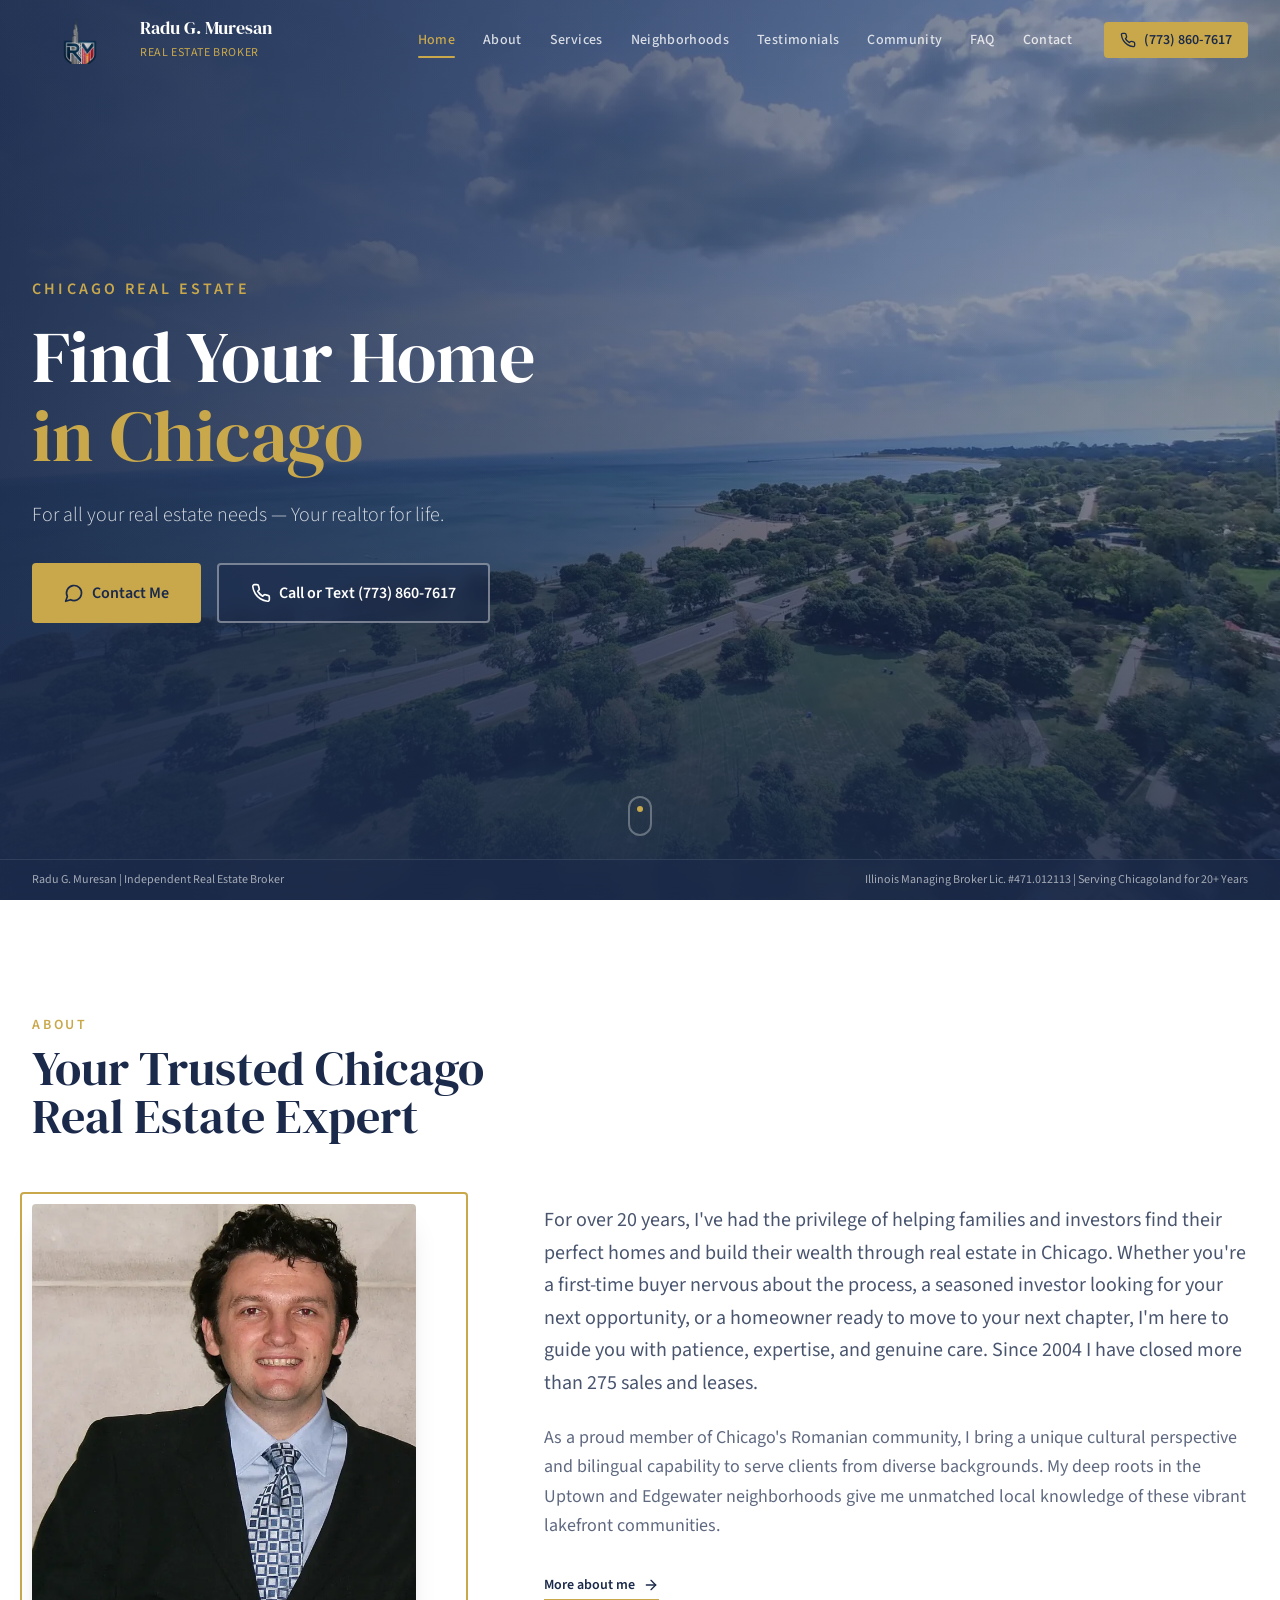
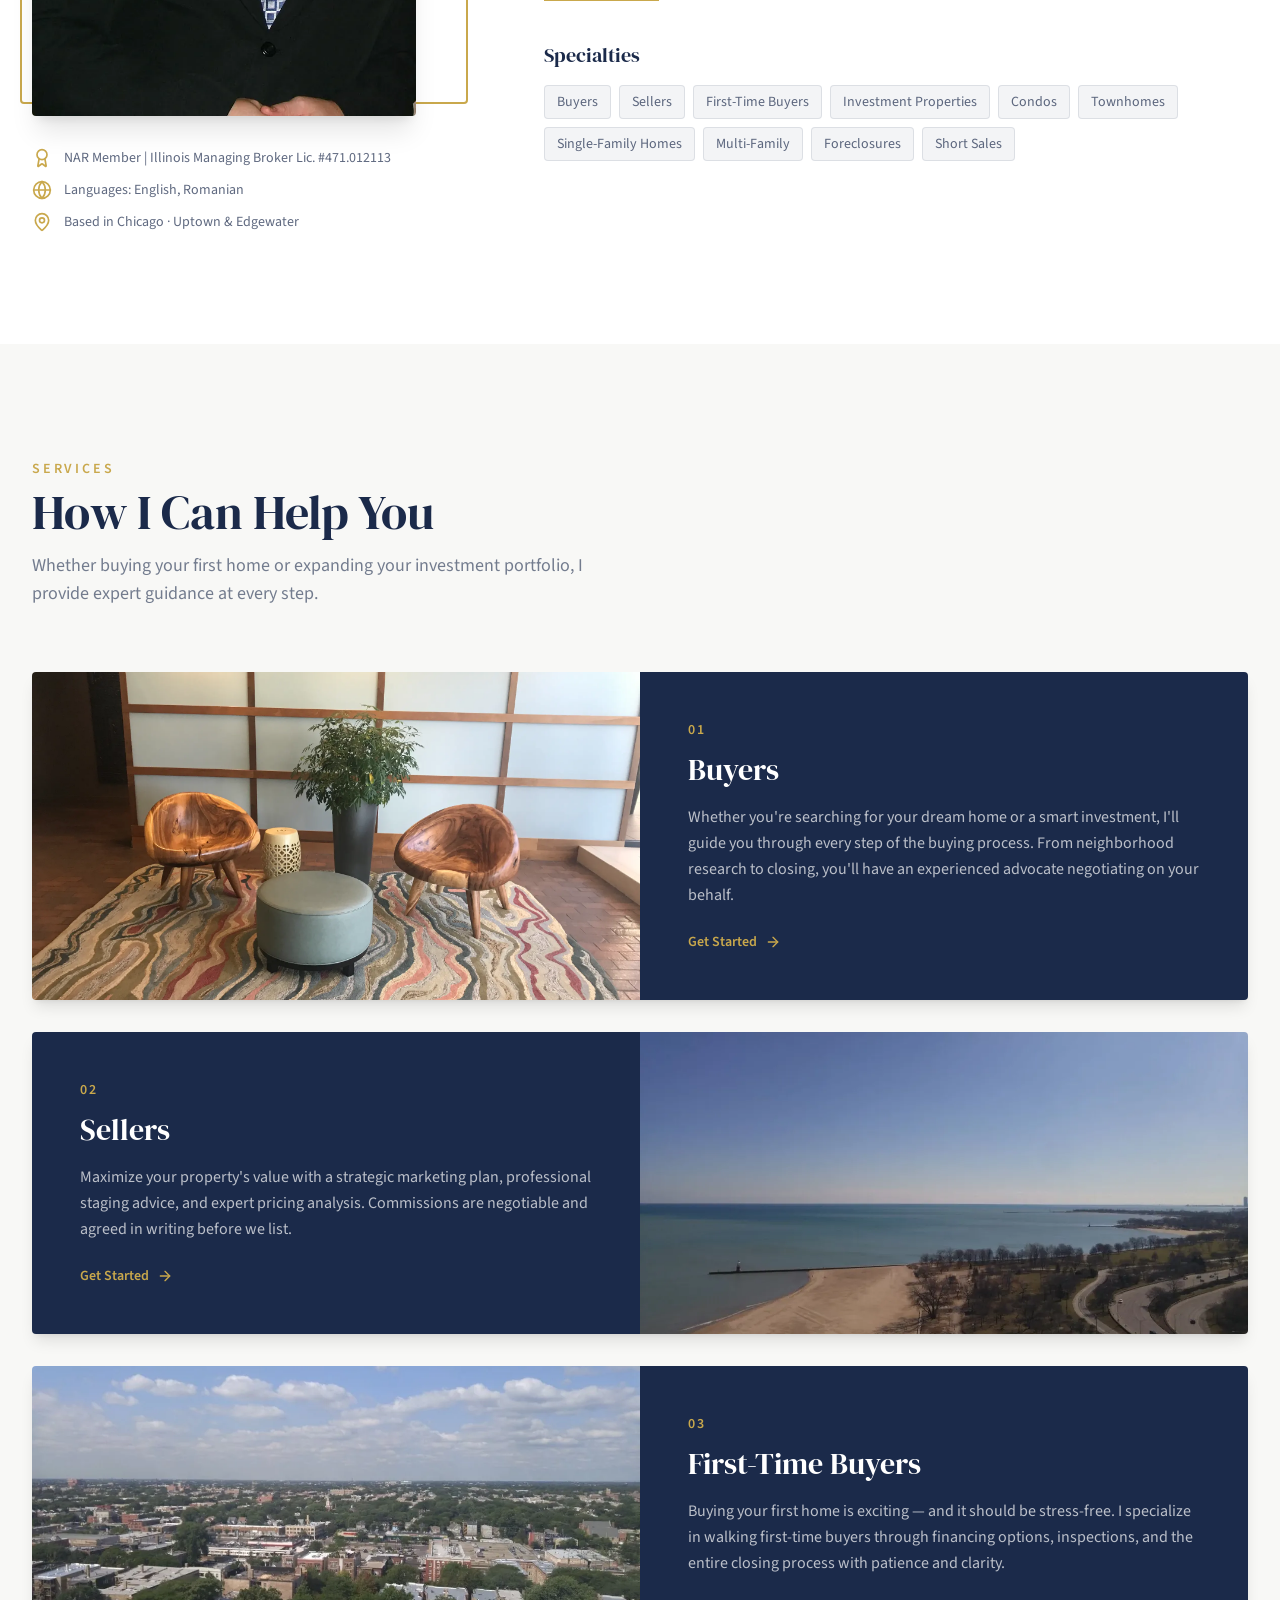
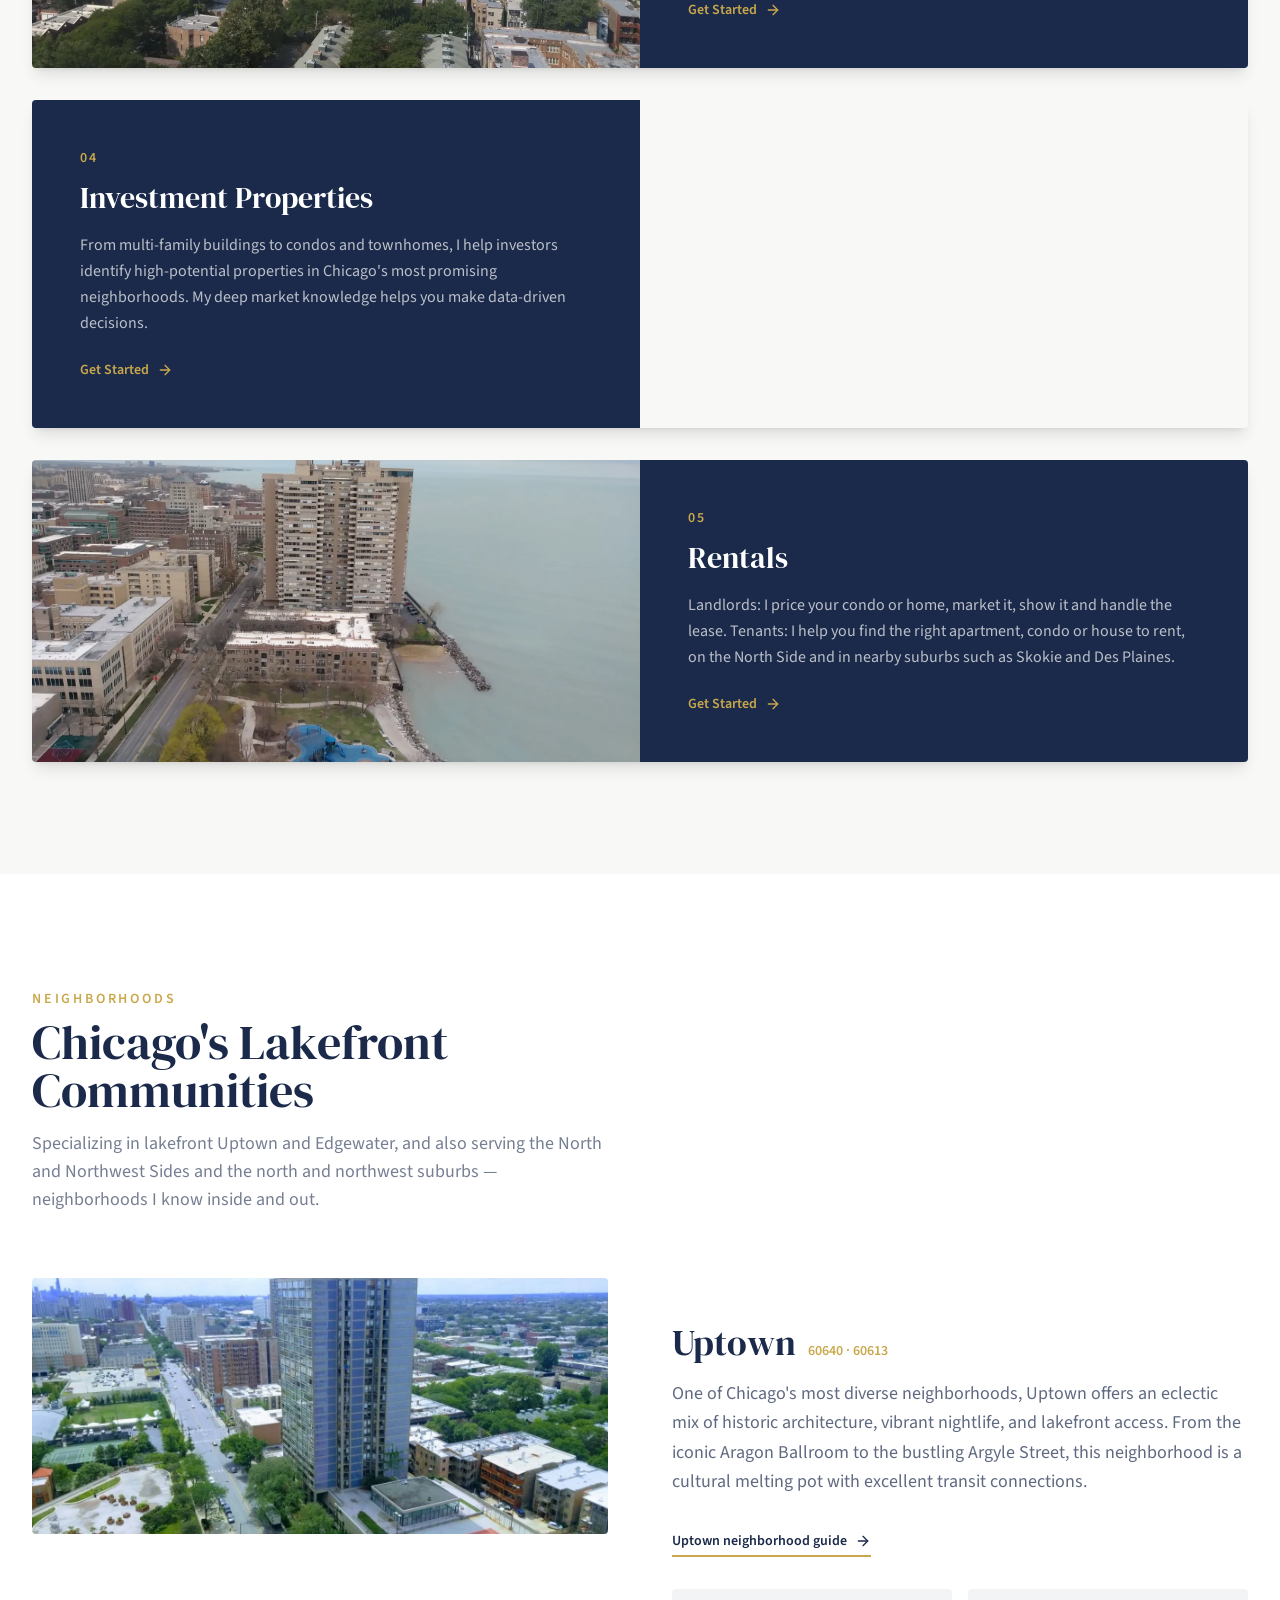
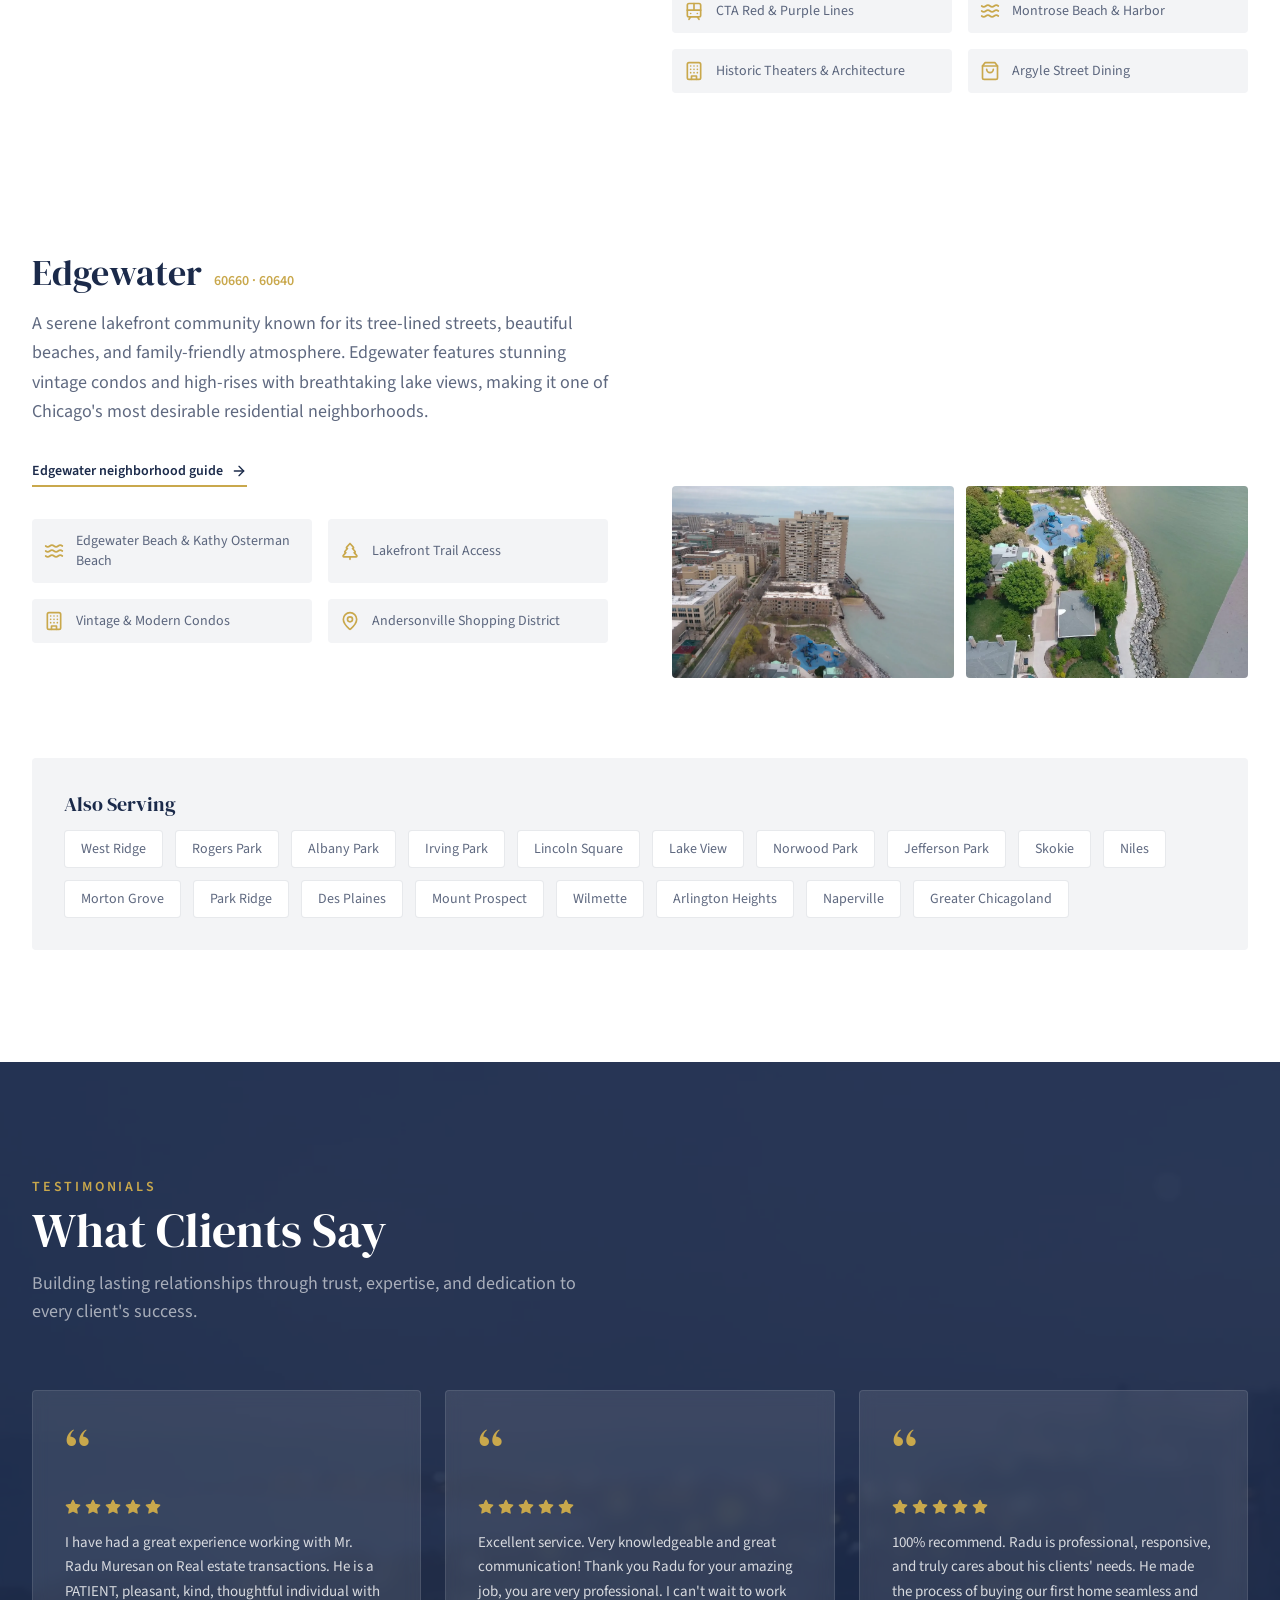
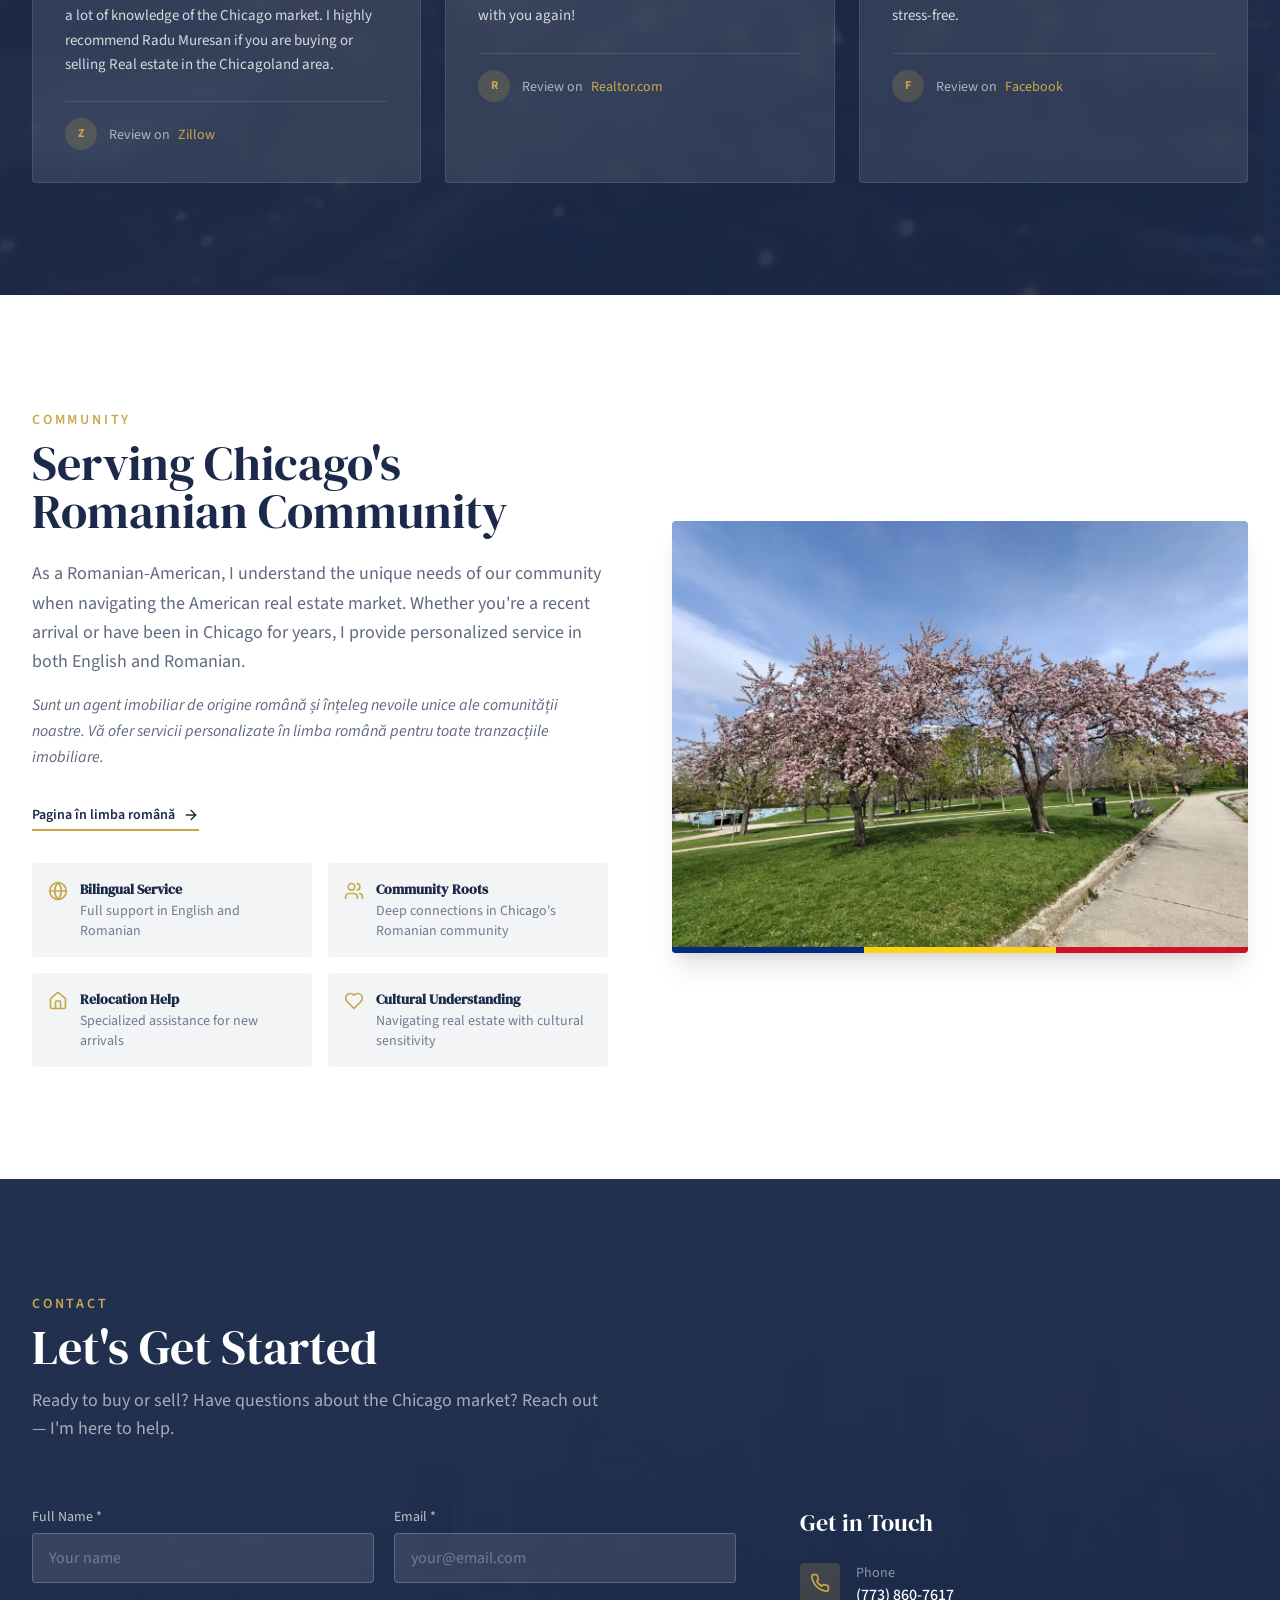
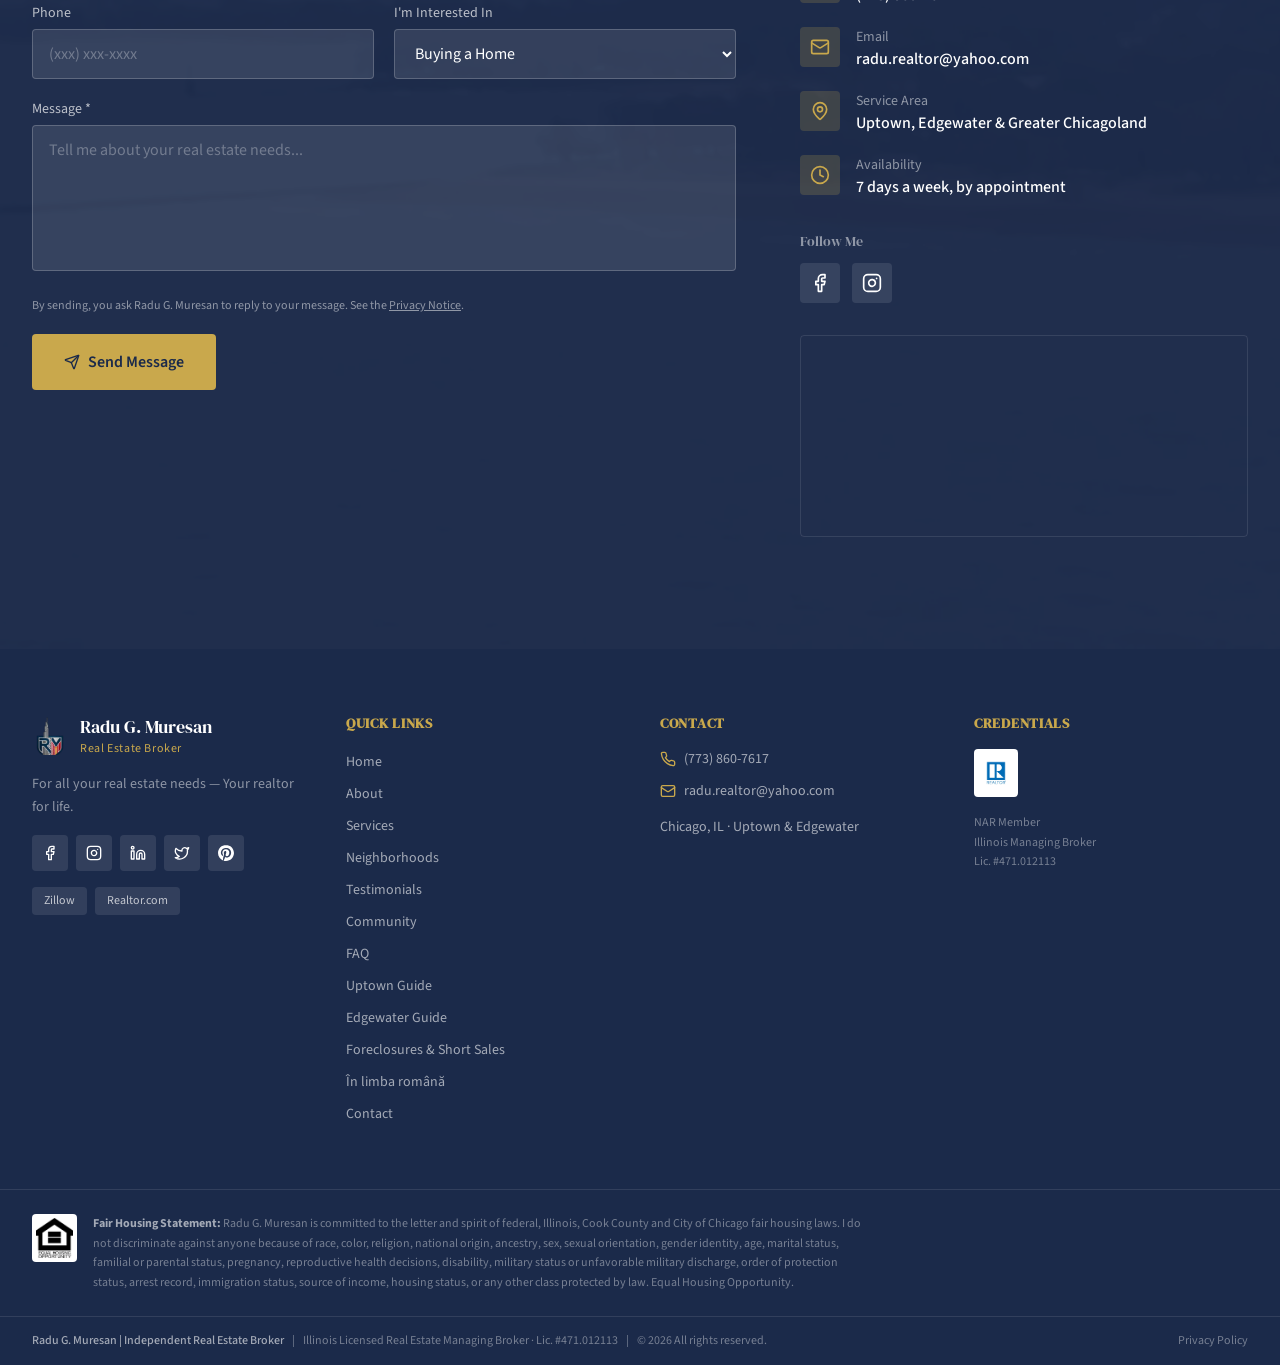
<file: index.html>
<!doctype html>
<html lang="en">
  <head>
    <meta charset="UTF-8" />
    <meta name="viewport" content="width=device-width, initial-scale=1.0" />
    <title>Chicago Real Estate Broker | Radu G. Muresan</title>
    <meta name="description" content="Chicago real estate broker Radu G. Muresan helps buyers, sellers and investors across Uptown, Edgewater and Chicagoland in English and Romanian." />
    <meta name="author" content="Radu G. Muresan" />
    <meta name="google-site-verification" content="qgfeGdVTmZOYWAlvpHdV6EssaG3jaT6blqJjn--5wkU" />
    <meta name="robots" content="index, follow, max-image-preview:large, max-snippet:-1, max-video-preview:-1" />
    <meta name="theme-color" content="#1B2A4A" />
    <link rel="canonical" href="https://radurealtor.com/" />
    <link rel="alternate" hreflang="en" href="https://radurealtor.com/" />
    <link rel="alternate" hreflang="ro" href="https://radurealtor.com/ro" />
    <link rel="alternate" hreflang="x-default" href="https://radurealtor.com/" />
    <link rel="icon" href="/favicon.ico" sizes="any" />
    <link rel="icon" type="image/png" sizes="32x32" href="/favicon-32.png" />
    <link rel="icon" type="image/png" sizes="192x192" href="/favicon-192.png" />

    <meta property="og:locale" content="en_US" />
    <meta property="og:type" content="website" />
    <meta property="og:site_name" content="Radu G. Muresan | Chicago Real Estate Broker" />
    <meta property="og:title" content="Chicago Real Estate Broker | Radu G. Muresan" />
    <meta property="og:description" content="Chicago real estate broker Radu G. Muresan helps buyers, sellers and investors across Uptown, Edgewater and Chicagoland in English and Romanian." />
    <meta property="og:url" content="https://radurealtor.com/" />
    <meta property="og:image" content="https://radurealtor.com/assets/og-chicago-real-estate.jpg" />
    <meta property="og:image:secure_url" content="https://radurealtor.com/assets/og-chicago-real-estate.jpg" />
    <meta property="og:image:type" content="image/jpeg" />
    <meta property="og:image:width" content="1200" />
    <meta property="og:image:height" content="630" />
    <meta property="og:image:alt" content="Chicago lakefront and skyline, served by Radu G. Muresan" />

    <meta name="twitter:card" content="summary_large_image" />
    <meta name="twitter:title" content="Chicago Real Estate Broker | Radu G. Muresan" />
    <meta name="twitter:description" content="Chicago real estate broker Radu G. Muresan helps buyers, sellers and investors across Uptown, Edgewater and Chicagoland in English and Romanian." />
    <meta name="twitter:image" content="https://radurealtor.com/assets/og-chicago-real-estate.jpg" />
    <meta name="twitter:image:alt" content="Chicago lakefront and skyline, served by Radu G. Muresan" />

    <script type="application/ld+json">
{
  "@context": "https://schema.org",
  "@graph": [
    {
      "@type": "RealEstateAgent",
      "@id": "https://radurealtor.com/#real-estate-agent",
      "name": "Radu G. Muresan",
      "alternateName": "Radu G. Muresan | Independent Real Estate Broker",
      "slogan": "Your realtor for life.",
      "url": "https://radurealtor.com/",
      "logo": {
        "@type": "ImageObject",
        "url": "https://radurealtor.com/assets/media/radu-muresan-mark.png",
        "width": 512,
        "height": 568
      },
      "image": "https://radurealtor.com/assets/media/radu-muresan-headshot.webp",
      "description": "Independent Chicago real estate broker and Illinois Licensed Real Estate Managing Broker (License #471.012113) helping buyers, sellers, first-time buyers and investors in Uptown, Edgewater and Chicago's North Side, in English and Romanian.",
      "telephone": "+1-773-860-7617",
      "email": "radu.realtor@yahoo.com",
      "address": {
        "@type": "PostalAddress",
        "addressLocality": "Chicago",
        "addressRegion": "IL",
        "addressCountry": "US"
      },
      "areaServed": [
        {
          "@type": "Place",
          "name": "Uptown, Chicago",
          "sameAs": "https://en.wikipedia.org/wiki/Uptown,_Chicago"
        },
        {
          "@type": "Place",
          "name": "Edgewater, Chicago",
          "sameAs": "https://en.wikipedia.org/wiki/Edgewater,_Chicago"
        },
        {
          "@type": "Place",
          "name": "West Ridge, Chicago",
          "sameAs": "https://en.wikipedia.org/wiki/West_Ridge,_Chicago"
        },
        {
          "@type": "Place",
          "name": "Rogers Park, Chicago",
          "sameAs": "https://en.wikipedia.org/wiki/Rogers_Park,_Chicago"
        },
        {
          "@type": "Place",
          "name": "Albany Park, Chicago",
          "sameAs": "https://en.wikipedia.org/wiki/Albany_Park,_Chicago"
        },
        {
          "@type": "Place",
          "name": "Irving Park, Chicago",
          "sameAs": "https://en.wikipedia.org/wiki/Irving_Park,_Chicago"
        },
        {
          "@type": "Place",
          "name": "Lincoln Square, Chicago",
          "sameAs": "https://en.wikipedia.org/wiki/Lincoln_Square,_Chicago"
        },
        {
          "@type": "Place",
          "name": "Lake View, Chicago",
          "sameAs": "https://en.wikipedia.org/wiki/Lake_View,_Chicago"
        },
        {
          "@type": "Place",
          "name": "Norwood Park, Chicago",
          "sameAs": "https://en.wikipedia.org/wiki/Norwood_Park,_Chicago"
        },
        {
          "@type": "Place",
          "name": "Jefferson Park, Chicago",
          "sameAs": "https://en.wikipedia.org/wiki/Jefferson_Park,_Chicago"
        },
        {
          "@type": "City",
          "name": "Skokie, Illinois",
          "sameAs": "https://en.wikipedia.org/wiki/Skokie,_Illinois"
        },
        {
          "@type": "City",
          "name": "Niles, Illinois",
          "sameAs": "https://en.wikipedia.org/wiki/Niles,_Illinois"
        },
        {
          "@type": "City",
          "name": "Park Ridge, Illinois",
          "sameAs": "https://en.wikipedia.org/wiki/Park_Ridge,_Illinois"
        },
        {
          "@type": "City",
          "name": "Des Plaines, Illinois",
          "sameAs": "https://en.wikipedia.org/wiki/Des_Plaines,_Illinois"
        },
        {
          "@type": "City",
          "name": "Wilmette, Illinois",
          "sameAs": "https://en.wikipedia.org/wiki/Wilmette,_Illinois"
        },
        {
          "@type": "City",
          "name": "Arlington Heights, Illinois",
          "sameAs": "https://en.wikipedia.org/wiki/Arlington_Heights,_Illinois"
        },
        {
          "@type": "City",
          "name": "Naperville, Illinois",
          "sameAs": "https://en.wikipedia.org/wiki/Naperville,_Illinois"
        },
        {
          "@type": "City",
          "name": "Morton Grove, Illinois",
          "sameAs": "https://en.wikipedia.org/wiki/Morton_Grove,_Illinois"
        },
        {
          "@type": "City",
          "name": "Mount Prospect, Illinois",
          "sameAs": "https://en.wikipedia.org/wiki/Mount_Prospect,_Illinois"
        },
        {
          "@type": "City",
          "name": "Chicago",
          "sameAs": "https://www.wikidata.org/wiki/Q1297"
        }
      ],
      "knowsLanguage": [
        {
          "@type": "Language",
          "name": "English",
          "alternateName": "en"
        },
        {
          "@type": "Language",
          "name": "Romanian",
          "alternateName": "ro"
        }
      ],
      "employee": {
        "@id": "https://radurealtor.com/#radu"
      },
      "hasOfferCatalog": {
        "@type": "OfferCatalog",
        "name": "Real estate services",
        "itemListElement": [
          {
            "@type": "Offer",
            "itemOffered": {
              "@type": "Service",
              "name": "Home buyer representation"
            }
          },
          {
            "@type": "Offer",
            "itemOffered": {
              "@type": "Service",
              "name": "Home seller representation"
            }
          },
          {
            "@type": "Offer",
            "itemOffered": {
              "@type": "Service",
              "name": "First-time home buyer guidance"
            }
          },
          {
            "@type": "Offer",
            "itemOffered": {
              "@type": "Service",
              "name": "Investment property services"
            }
          },
          {
            "@type": "Offer",
            "itemOffered": {
              "@type": "Service",
              "name": "Rental (leasing) services for landlords and tenants"
            }
          }
        ]
      },
      "sameAs": [
        "https://www.facebook.com/Radu.real.estate/",
        "https://www.instagram.com/radu_muresan_realtor/",
        "https://www.linkedin.com/in/radu-muresan-re/",
        "https://x.com/Radu_G_Muresan",
        "https://www.zillow.com/profile/Radu-Muresan",
        "https://www.realtor.com/realestateagents/567ff5897e54f701001ec543",
        "https://www.google.com/search?kgmid=/g/11z_tv6pj8",
        "https://www.pinterest.com/muresan1977/"
      ]
    },
    {
      "@type": "Person",
      "@id": "https://radurealtor.com/#radu",
      "name": "Radu G. Muresan",
      "jobTitle": "Illinois Licensed Real Estate Managing Broker",
      "image": "https://radurealtor.com/assets/media/radu-muresan-headshot.webp",
      "url": "https://radurealtor.com/about",
      "worksFor": {
        "@id": "https://radurealtor.com/#real-estate-agent"
      },
      "knowsLanguage": [
        "en",
        "ro"
      ],
      "knowsAbout": [
        "Chicago residential real estate",
        "First-time home buying",
        "Condominium and townhome sales",
        "Multi-family investment property",
        "Uptown, Chicago",
        "Edgewater, Chicago"
      ],
      "hasCredential": {
        "@type": "EducationalOccupationalCredential",
        "name": "Illinois Real Estate Managing Broker License",
        "credentialCategory": "license",
        "identifier": "471.012113",
        "recognizedBy": {
          "@type": "GovernmentOrganization",
          "name": "Illinois Department of Financial and Professional Regulation",
          "alternateName": "IDFPR",
          "url": "https://idfpr.illinois.gov/"
        }
      },
      "memberOf": {
        "@type": "Organization",
        "name": "National Association of Realtors",
        "url": "https://www.nar.realtor/"
      },
      "sameAs": [
        "https://www.linkedin.com/in/radu-muresan-re/",
        "https://www.zillow.com/profile/Radu-Muresan",
        "https://www.realtor.com/realestateagents/567ff5897e54f701001ec543",
        "https://www.google.com/search?kgmid=/g/11z_tv6pj8",
        "https://www.pinterest.com/muresan1977/"
      ]
    },
    {
      "@type": "WebSite",
      "@id": "https://radurealtor.com/#website",
      "url": "https://radurealtor.com/",
      "name": "Radu G. Muresan | Chicago Real Estate Broker",
      "inLanguage": "en-US",
      "publisher": {
        "@id": "https://radurealtor.com/#real-estate-agent"
      }
    },
    {
      "@type": "WebPage",
      "@id": "https://radurealtor.com/#webpage",
      "url": "https://radurealtor.com/",
      "name": "Chicago Real Estate Broker | Radu G. Muresan",
      "description": "Chicago real estate broker Radu G. Muresan helps buyers, sellers and investors across Uptown, Edgewater and Chicagoland in English and Romanian.",
      "isPartOf": {
        "@id": "https://radurealtor.com/#website"
      },
      "about": {
        "@id": "https://radurealtor.com/#real-estate-agent"
      },
      "mainEntity": {
        "@id": "https://radurealtor.com/#real-estate-agent"
      },
      "primaryImageOfPage": "https://radurealtor.com/assets/media/chicago-lakefront-panorama.webp",
      "dateModified": "2026-10-23",
      "inLanguage": "en-US"
    }
  ]
}
    </script>
    <link rel="preload" as="image" href="/assets/media/chicago-lakefront-panorama.webp" fetchpriority="high" />
    <link rel="preconnect" href="https://fonts.googleapis.com" />
    <link rel="preconnect" href="https://fonts.gstatic.com" crossorigin />
    <link rel="preload" as="style" href="https://fonts.googleapis.com/css2?family=DM+Serif+Display:ital@0;1&family=Source+Sans+3:ital,wght@0,300;0,400;0,500;0,600;0,700;1,400&display=swap" />
    <link rel="stylesheet" href="https://fonts.googleapis.com/css2?family=DM+Serif+Display:ital@0;1&family=Source+Sans+3:ital,wght@0,300;0,400;0,500;0,600;0,700;1,400&display=swap" media="print" onload="this.media='all'" />
    <noscript><link rel="stylesheet" href="https://fonts.googleapis.com/css2?family=DM+Serif+Display:ital@0;1&family=Source+Sans+3:ital,wght@0,300;0,400;0,500;0,600;0,700;1,400&display=swap" /></noscript>
    <link rel="stylesheet" href="/assets/index-CQzim5FF.css" />
    <style>html{scroll-behavior:smooth}#mobile-menu{overflow-y:auto}#mobile-menu>div{flex-shrink:0}#mobile-menu a.text-xl{padding-top:.4rem;padding-bottom:.4rem}@supports (height:100svh){#home{height:100svh}}section[id]{scroll-margin-top:5rem}.contact-success{border:1px solid rgba(201,168,76,.5);background:rgba(255,255,255,.08);border-radius:.25rem;padding:2rem}.contact-success:focus{outline:none}.contact-success{scroll-margin-top:7rem}#contact-again{text-underline-offset:4px}#contact-status.is-error{border:1px solid rgba(252,165,165,.6);background:rgba(252,165,165,.1);color:#fecaca;border-radius:.25rem;padding:.75rem 1rem;font-size:1rem}@media(min-width:64rem){.reviews-grid{grid-template-columns:repeat(3,minmax(0,1fr))}}</style>
    <script src="/assets/lead-form-config.js" defer></script>
    <script src="https://www.google.com/recaptcha/api.js?render=explicit" async defer></script>
    <script src="/assets/site.js" defer></script>
  </head>
  <body>
  
    

    <div id="root"><div class="min-h-screen flex flex-col bg-white"><nav id="site-nav" class="fixed top-0 left-0 right-0 z-50 transition-all duration-500 bg-transparent"><div class="container flex items-center justify-between h-16 md:h-20"><a href="#home" class="flex items-center gap-3 shrink-0"><img alt="Radu G. Muresan logo" class="h-12 w-12 object-contain" src="/assets/media/radu-muresan-mark-96.webp" width="96" height="106"><div><span class="text-white font-serif text-lg leading-tight block">Radu G. Muresan</span><span class="text-[#C9A84C] text-xs tracking-wider uppercase">Real Estate Broker</span></div></a><div class="hidden lg:flex items-center gap-1"><a href="#home" data-nav-link data-desktop class="px-3 py-2 text-sm font-medium tracking-wide transition-colors relative text-white/80 hover:text-white">Home<span data-active-bar class="hidden absolute bottom-0 left-3 right-3 h-0.5 bg-[#C9A84C] rounded-full"></span></a><a href="#about" data-nav-link data-desktop class="px-3 py-2 text-sm font-medium tracking-wide transition-colors relative text-white/80 hover:text-white">About<span data-active-bar class="hidden absolute bottom-0 left-3 right-3 h-0.5 bg-[#C9A84C] rounded-full"></span></a><a href="#services" data-nav-link data-desktop class="px-3 py-2 text-sm font-medium tracking-wide transition-colors relative text-white/80 hover:text-white">Services<span data-active-bar class="hidden absolute bottom-0 left-3 right-3 h-0.5 bg-[#C9A84C] rounded-full"></span></a><a href="#neighborhoods" data-nav-link data-desktop class="px-3 py-2 text-sm font-medium tracking-wide transition-colors relative text-white/80 hover:text-white">Neighborhoods<span data-active-bar class="hidden absolute bottom-0 left-3 right-3 h-0.5 bg-[#C9A84C] rounded-full"></span></a><a href="#testimonials" data-nav-link data-desktop class="px-3 py-2 text-sm font-medium tracking-wide transition-colors relative text-white/80 hover:text-white">Testimonials<span data-active-bar class="hidden absolute bottom-0 left-3 right-3 h-0.5 bg-[#C9A84C] rounded-full"></span></a><a href="#community" data-nav-link data-desktop class="px-3 py-2 text-sm font-medium tracking-wide transition-colors relative text-white/80 hover:text-white">Community<span data-active-bar class="hidden absolute bottom-0 left-3 right-3 h-0.5 bg-[#C9A84C] rounded-full"></span></a><a href="/faq" class="px-3 py-2 text-sm font-medium tracking-wide transition-colors relative text-white/80 hover:text-white">FAQ<span data-active-bar class="hidden absolute bottom-0 left-3 right-3 h-0.5 bg-[#C9A84C] rounded-full"></span></a><a href="#contact" data-nav-link data-desktop class="px-3 py-2 text-sm font-medium tracking-wide transition-colors relative text-white/80 hover:text-white">Contact<span data-active-bar class="hidden absolute bottom-0 left-3 right-3 h-0.5 bg-[#C9A84C] rounded-full"></span></a><a href="tel:+17738607617" class="ml-4 flex items-center gap-2 bg-[#C9A84C] text-[#1B2A4A] px-4 py-2 rounded text-sm font-semibold hover:bg-[#d4b65e] transition-colors"><svg xmlns="http://www.w3.org/2000/svg" width="24" height="24" viewBox="0 0 24 24" fill="none" stroke="currentColor" stroke-width="2" stroke-linecap="round" stroke-linejoin="round" class="lucide lucide-phone w-4 h-4"><path d="M22 16.92v3a2 2 0 0 1-2.18 2 19.79 19.79 0 0 1-8.63-3.07 19.5 19.5 0 0 1-6-6 19.79 19.79 0 0 1-3.07-8.67A2 2 0 0 1 4.11 2h3a2 2 0 0 1 2 1.72 12.84 12.84 0 0 0 .7 2.81 2 2 0 0 1-.45 2.11L8.09 9.91a16 16 0 0 0 6 6l1.27-1.27a2 2 0 0 1 2.11-.45 12.84 12.84 0 0 0 2.81.7A2 2 0 0 1 22 16.92z"></path></svg>(773) 860-7617</a></div><button id="menu-toggle" type="button" class="lg:hidden text-white p-2" aria-label="Toggle menu" aria-expanded="false" aria-controls="mobile-menu"><svg xmlns="http://www.w3.org/2000/svg" width="24" height="24" viewBox="0 0 24 24" fill="none" stroke="currentColor" stroke-width="2" stroke-linecap="round" stroke-linejoin="round" class="lucide lucide-menu w-6 h-6"><line x1="4" x2="20" y1="12" y2="12"></line><line x1="4" x2="20" y1="6" y2="6"></line><line x1="4" x2="20" y1="18" y2="18"></line></svg></button></div></nav><div id="mobile-menu" class="fixed inset-0 z-40 bg-[#1B2A4A]/98 backdrop-blur-lg hidden flex-col pt-20 lg:hidden"><div class="flex flex-col items-center gap-2 py-8"><a href="#home" data-nav-link class="text-xl font-serif py-3 px-6 transition-colors text-white/80">Home</a><a href="#about" data-nav-link class="text-xl font-serif py-3 px-6 transition-colors text-white/80">About</a><a href="#services" data-nav-link class="text-xl font-serif py-3 px-6 transition-colors text-white/80">Services</a><a href="#neighborhoods" data-nav-link class="text-xl font-serif py-3 px-6 transition-colors text-white/80">Neighborhoods</a><a href="#testimonials" data-nav-link class="text-xl font-serif py-3 px-6 transition-colors text-white/80">Testimonials</a><a href="#community" data-nav-link class="text-xl font-serif py-3 px-6 transition-colors text-white/80">Community</a><a href="/faq" class="text-xl font-serif py-3 px-6 transition-colors text-white/80">FAQ</a><a href="#contact" data-nav-link class="text-xl font-serif py-3 px-6 transition-colors text-white/80">Contact</a><a href="tel:+17738607617" class="mt-6 flex items-center gap-2 bg-[#C9A84C] text-[#1B2A4A] px-6 py-3 rounded text-lg font-semibold">(773) 860-7617</a></div><div class="mt-auto pb-8 text-center"><p class="text-white/50 text-xs">Radu G. Muresan | Independent Real Estate Broker</p><p class="text-white/40 text-xs mt-1">Illinois Licensed Real Estate Managing Broker · Lic. #471.012113</p></div></div><main class="flex-1"><section id="home" class="relative h-screen min-h-[600px] overflow-hidden"><div class="absolute inset-0"><img alt="Chicago lakefront panorama" class="w-full h-full object-cover" src="/assets/media/chicago-lakefront-panorama.webp" fetchpriority="high" width="1600" height="1200"><div class="absolute inset-0 bg-gradient-to-r from-[#1B2A4A]/90 via-[#1B2A4A]/60 to-[#1B2A4A]/30"></div><div class="absolute inset-0 bg-gradient-to-t from-[#1B2A4A]/80 via-transparent to-[#1B2A4A]/20"></div></div><div class="relative h-full container flex flex-col justify-center"><div class="max-w-2xl"><div><span class="inline-block text-[#C9A84C] text-sm md:text-base font-semibold tracking-[0.2em] uppercase mb-4">Chicago Real Estate</span></div><h1 class="font-serif text-4xl sm:text-5xl md:text-6xl lg:text-7xl text-white leading-[1.1] mb-6">Find Your Home <br><span class="text-[#C9A84C]">in Chicago</span></h1><p class="text-white/80 text-lg md:text-xl font-light leading-relaxed mb-8 max-w-lg">For all your real estate needs — Your realtor for life.</p><div class="flex flex-col sm:flex-row gap-4"><a href="#contact" class="flex items-center justify-center gap-2 bg-[#C9A84C] text-[#1B2A4A] px-8 py-4 rounded font-semibold text-base hover:bg-[#d4b65e] transition-all hover:shadow-lg hover:shadow-[#C9A84C]/20"><svg xmlns="http://www.w3.org/2000/svg" width="24" height="24" viewBox="0 0 24 24" fill="none" stroke="currentColor" stroke-width="2" stroke-linecap="round" stroke-linejoin="round" class="lucide lucide-message-circle w-5 h-5"><path d="M7.9 20A9 9 0 1 0 4 16.1L2 22Z"></path></svg>Contact Me</a><a href="tel:+17738607617" class="flex items-center justify-center gap-2 border-2 border-white/40 bg-[#1B2A4A]/60 backdrop-blur-sm text-white px-8 py-4 rounded font-semibold text-base hover:border-white hover:bg-white/10 transition-all"><svg xmlns="http://www.w3.org/2000/svg" width="24" height="24" viewBox="0 0 24 24" fill="none" stroke="currentColor" stroke-width="2" stroke-linecap="round" stroke-linejoin="round" class="lucide lucide-phone w-5 h-5"><path d="M22 16.92v3a2 2 0 0 1-2.18 2 19.79 19.79 0 0 1-8.63-3.07 19.5 19.5 0 0 1-6-6 19.79 19.79 0 0 1-3.07-8.67A2 2 0 0 1 4.11 2h3a2 2 0 0 1 2 1.72 12.84 12.84 0 0 0 .7 2.81 2 2 0 0 1-.45 2.11L8.09 9.91a16 16 0 0 0 6 6l1.27-1.27a2 2 0 0 1 2.11-.45 12.84 12.84 0 0 0 2.81.7A2 2 0 0 1 22 16.92z"></path></svg>Call or Text (773) 860-7617</a></div></div></div><div class="absolute bottom-0 left-0 right-0 bg-[#1B2A4A]/60 backdrop-blur-sm border-t border-white/10"><div class="container py-3 flex flex-col sm:flex-row items-center justify-between gap-2 text-xs text-white/60"><span>Radu G. Muresan | Independent Real Estate Broker</span><span>Illinois Managing Broker Lic. #471.012113 | Serving Chicagoland for 20+ Years</span></div></div><div class="absolute bottom-16 left-1/2 -translate-x-1/2 hidden md:block"><div class="w-6 h-10 border-2 border-white/30 rounded-full flex justify-center pt-2"><div class="w-1.5 h-1.5 bg-[#C9A84C] rounded-full"></div></div></div></section><section id="about" class="section-padding bg-white"><div class="container"><div class="mb-16"><span class="text-[#C9A84C] text-sm font-semibold tracking-[0.2em] uppercase">About</span><h2 class="font-serif text-3xl md:text-4xl lg:text-5xl text-[#1B2A4A] mt-2">Your Trusted Chicago<br class="hidden md:block"> Real Estate Expert</h2></div><div class="grid lg:grid-cols-5 gap-12 lg:gap-16 items-start"><div class="lg:col-span-2 relative"><div class="relative"><div class="absolute -top-3 -left-3 w-full h-full border-2 border-[#C9A84C] rounded-sm"></div><img loading="lazy" decoding="async" alt="Radu G. Muresan" class="relative w-full max-w-sm rounded-sm shadow-xl object-cover aspect-[3/4]" src="/assets/media/radu-muresan-headshot.webp" width="900" height="923"></div><div class="mt-8 space-y-3"><div class="flex items-center gap-3 text-[#1B2A4A]/70"><svg xmlns="http://www.w3.org/2000/svg" width="24" height="24" viewBox="0 0 24 24" fill="none" stroke="currentColor" stroke-width="2" stroke-linecap="round" stroke-linejoin="round" class="lucide lucide-award w-5 h-5 text-[#C9A84C] shrink-0"><path d="m15.477 12.89 1.515 8.526a.5.5 0 0 1-.81.47l-3.58-2.687a1 1 0 0 0-1.197 0l-3.586 2.686a.5.5 0 0 1-.81-.469l1.514-8.526"></path><circle cx="12" cy="8" r="6"></circle></svg><span class="text-sm">NAR Member | Illinois Managing Broker Lic. #471.012113</span></div><div class="flex items-center gap-3 text-[#1B2A4A]/70"><svg xmlns="http://www.w3.org/2000/svg" width="24" height="24" viewBox="0 0 24 24" fill="none" stroke="currentColor" stroke-width="2" stroke-linecap="round" stroke-linejoin="round" class="lucide lucide-globe w-5 h-5 text-[#C9A84C] shrink-0"><circle cx="12" cy="12" r="10"></circle><path d="M12 2a14.5 14.5 0 0 0 0 20 14.5 14.5 0 0 0 0-20"></path><path d="M2 12h20"></path></svg><span class="text-sm">Languages: English, Romanian</span></div><div class="flex items-center gap-3 text-[#1B2A4A]/70"><svg xmlns="http://www.w3.org/2000/svg" width="24" height="24" viewBox="0 0 24 24" fill="none" stroke="currentColor" stroke-width="2" stroke-linecap="round" stroke-linejoin="round" class="lucide lucide-map-pin w-5 h-5 text-[#C9A84C] shrink-0"><path d="M20 10c0 4.993-5.539 10.193-7.399 11.799a1 1 0 0 1-1.202 0C9.539 20.193 4 14.993 4 10a8 8 0 0 1 16 0"></path><circle cx="12" cy="10" r="3"></circle></svg><span class="text-sm">Based in Chicago · Uptown &amp; Edgewater</span></div></div></div><div class="lg:col-span-3"><p class="text-lg md:text-xl leading-relaxed text-[#1B2A4A]/80 mb-6">For over 20 years, I've had the privilege of helping families and investors find their perfect homes and build their wealth through real estate in Chicago. Whether you're a first-time buyer nervous about the process, a seasoned investor looking for your next opportunity, or a homeowner ready to move to your next chapter, I'm here to guide you with patience, expertise, and genuine care. Since 2004 I have closed more than 275 sales and leases.</p><p class="text-lg leading-relaxed text-[#1B2A4A]/70 mb-8">As a proud member of Chicago's Romanian community, I bring a unique cultural perspective and bilingual capability to serve clients from diverse backgrounds. My deep roots in the Uptown and Edgewater neighborhoods give me unmatched local knowledge of these vibrant lakefront communities.</p><a href="/about" class="inline-flex items-center gap-2 text-[#1B2A4A] font-semibold text-sm hover:gap-3 transition-all mb-10" style="border-bottom:2px solid #C9A84C;padding-bottom:.25rem">More about me <svg xmlns="http://www.w3.org/2000/svg" width="24" height="24" viewBox="0 0 24 24" fill="none" stroke="currentColor" stroke-width="2" stroke-linecap="round" stroke-linejoin="round" class="lucide lucide-arrow-right w-4 h-4"><path d="M5 12h14"></path><path d="m12 5 7 7-7 7"></path></svg></a><div class="mb-10"><h3 class="font-serif text-xl text-[#1B2A4A] mb-4">Specialties</h3><div class="flex flex-wrap gap-2"><span class="px-3 py-1.5 bg-[#1B2A4A]/5 text-[#1B2A4A]/70 text-sm rounded border border-[#1B2A4A]/10">Buyers</span><span class="px-3 py-1.5 bg-[#1B2A4A]/5 text-[#1B2A4A]/70 text-sm rounded border border-[#1B2A4A]/10">Sellers</span><span class="px-3 py-1.5 bg-[#1B2A4A]/5 text-[#1B2A4A]/70 text-sm rounded border border-[#1B2A4A]/10">First-Time Buyers</span><span class="px-3 py-1.5 bg-[#1B2A4A]/5 text-[#1B2A4A]/70 text-sm rounded border border-[#1B2A4A]/10">Investment Properties</span><span class="px-3 py-1.5 bg-[#1B2A4A]/5 text-[#1B2A4A]/70 text-sm rounded border border-[#1B2A4A]/10">Condos</span><span class="px-3 py-1.5 bg-[#1B2A4A]/5 text-[#1B2A4A]/70 text-sm rounded border border-[#1B2A4A]/10">Townhomes</span><span class="px-3 py-1.5 bg-[#1B2A4A]/5 text-[#1B2A4A]/70 text-sm rounded border border-[#1B2A4A]/10">Single-Family Homes</span><span class="px-3 py-1.5 bg-[#1B2A4A]/5 text-[#1B2A4A]/70 text-sm rounded border border-[#1B2A4A]/10">Multi-Family</span><span class="px-3 py-1.5 bg-[#1B2A4A]/5 text-[#1B2A4A]/70 text-sm rounded border border-[#1B2A4A]/10">Foreclosures</span><span class="px-3 py-1.5 bg-[#1B2A4A]/5 text-[#1B2A4A]/70 text-sm rounded border border-[#1B2A4A]/10">Short Sales</span></div></div></div></div></div></section><section id="services" class="section-padding bg-[#f8f8f6]"><div class="container"><div class="mb-16"><span class="text-[#C9A84C] text-sm font-semibold tracking-[0.2em] uppercase">Services</span><h2 class="font-serif text-3xl md:text-4xl lg:text-5xl text-[#1B2A4A] mt-2">How I Can Help You</h2><p class="text-[#1B2A4A]/60 mt-4 max-w-xl text-lg">Whether buying your first home or expanding your investment portfolio, I provide expert guidance at every step.</p></div><div class="space-y-8"><div class="grid md:grid-cols-2 gap-0 rounded-sm overflow-hidden shadow-lg "><div class="relative h-64 md:h-auto min-h-[300px] "><img loading="lazy" decoding="async" alt="Seating area in the lobby of a Chicago condo building" class="absolute inset-0 w-full h-full object-cover" src="/assets/media/original-condo-lobby.webp" width="2048" height="1536"></div><div class="bg-[#1B2A4A] p-8 md:p-12 flex flex-col justify-center "><span class="text-[#C9A84C] text-sm font-semibold tracking-[0.15em] uppercase mb-3">01</span><h3 class="font-serif text-2xl md:text-3xl text-white mb-4">Buyers</h3><p class="text-white/70 leading-relaxed mb-6">Whether you're searching for your dream home or a smart investment, I'll guide you through every step of the buying process. From neighborhood research to closing, you'll have an experienced advocate negotiating on your behalf.</p><a href="#contact" class="inline-flex items-center gap-2 text-[#C9A84C] font-semibold text-sm hover:gap-3 transition-all">Get Started <svg xmlns="http://www.w3.org/2000/svg" width="24" height="24" viewBox="0 0 24 24" fill="none" stroke="currentColor" stroke-width="2" stroke-linecap="round" stroke-linejoin="round" class="lucide lucide-arrow-right w-4 h-4"><path d="M5 12h14"></path><path d="m12 5 7 7-7 7"></path></svg></a></div></div><div class="grid md:grid-cols-2 gap-0 rounded-sm overflow-hidden shadow-lg md:direction-rtl"><div class="relative h-64 md:h-auto min-h-[300px] md:order-2"><img loading="lazy" decoding="async" alt="Lake Michigan beach and lakefront park seen from a North Side high-rise" class="absolute inset-0 w-full h-full object-cover" src="/assets/media/original-edgewater-plaza.webp" width="1200" height="675"></div><div class="bg-[#1B2A4A] p-8 md:p-12 flex flex-col justify-center md:order-1"><span class="text-[#C9A84C] text-sm font-semibold tracking-[0.15em] uppercase mb-3">02</span><h3 class="font-serif text-2xl md:text-3xl text-white mb-4">Sellers</h3><p class="text-white/70 leading-relaxed mb-6">Maximize your property's value with a strategic marketing plan, professional staging advice, and expert pricing analysis. Commissions are negotiable and agreed in writing before we list.</p><a href="#contact" class="inline-flex items-center gap-2 text-[#C9A84C] font-semibold text-sm hover:gap-3 transition-all">Get Started <svg xmlns="http://www.w3.org/2000/svg" width="24" height="24" viewBox="0 0 24 24" fill="none" stroke="currentColor" stroke-width="2" stroke-linecap="round" stroke-linejoin="round" class="lucide lucide-arrow-right w-4 h-4"><path d="M5 12h14"></path><path d="m12 5 7 7-7 7"></path></svg></a></div></div><div class="grid md:grid-cols-2 gap-0 rounded-sm overflow-hidden shadow-lg "><div class="relative h-64 md:h-auto min-h-[300px] "><img loading="lazy" decoding="async" alt="Tree-lined neighborhood on Chicago's North Side seen from above" class="absolute inset-0 w-full h-full object-cover" src="/assets/media/original-neighborhood-wide.webp" width="1200" height="675"></div><div class="bg-[#1B2A4A] p-8 md:p-12 flex flex-col justify-center "><span class="text-[#C9A84C] text-sm font-semibold tracking-[0.15em] uppercase mb-3">03</span><h3 class="font-serif text-2xl md:text-3xl text-white mb-4">First-Time Buyers</h3><p class="text-white/70 leading-relaxed mb-6">Buying your first home is exciting — and it should be stress-free. I specialize in walking first-time buyers through financing options, inspections, and the entire closing process with patience and clarity.</p><a href="#contact" class="inline-flex items-center gap-2 text-[#C9A84C] font-semibold text-sm hover:gap-3 transition-all">Get Started <svg xmlns="http://www.w3.org/2000/svg" width="24" height="24" viewBox="0 0 24 24" fill="none" stroke="currentColor" stroke-width="2" stroke-linecap="round" stroke-linejoin="round" class="lucide lucide-arrow-right w-4 h-4"><path d="M5 12h14"></path><path d="m12 5 7 7-7 7"></path></svg></a></div></div><div class="grid md:grid-cols-2 gap-0 rounded-sm overflow-hidden shadow-lg md:direction-rtl"><div class="relative h-64 md:h-auto min-h-[300px] md:order-2"><img loading="lazy" decoding="async" alt="Chicago's North Side at night, seen from a lakefront high-rise" class="absolute inset-0 w-full h-full object-cover" src="/assets/media/chicago-north-side-night.webp" width="1200" height="900"></div><div class="bg-[#1B2A4A] p-8 md:p-12 flex flex-col justify-center md:order-1"><span class="text-[#C9A84C] text-sm font-semibold tracking-[0.15em] uppercase mb-3">04</span><h3 class="font-serif text-2xl md:text-3xl text-white mb-4">Investment Properties</h3><p class="text-white/70 leading-relaxed mb-6">From multi-family buildings to condos and townhomes, I help investors identify high-potential properties in Chicago's most promising neighborhoods. My deep market knowledge helps you make data-driven decisions.</p><a href="#contact" class="inline-flex items-center gap-2 text-[#C9A84C] font-semibold text-sm hover:gap-3 transition-all">Get Started <svg xmlns="http://www.w3.org/2000/svg" width="24" height="24" viewBox="0 0 24 24" fill="none" stroke="currentColor" stroke-width="2" stroke-linecap="round" stroke-linejoin="round" class="lucide lucide-arrow-right w-4 h-4"><path d="M5 12h14"></path><path d="m12 5 7 7-7 7"></path></svg></a></div></div><div class="grid md:grid-cols-2 gap-0 rounded-sm overflow-hidden shadow-lg "><div class="relative h-64 md:h-auto min-h-[300px] "><img loading="lazy" decoding="async" alt="A tree-lined residential street in Edgewater, Chicago" class="absolute inset-0 w-full h-full object-cover" src="/assets/media/edgewater-street.webp" width="1600" height="1200"></div><div class="bg-[#1B2A4A] p-8 md:p-12 flex flex-col justify-center "><span class="text-[#C9A84C] text-sm font-semibold tracking-[0.15em] uppercase mb-3">05</span><h3 class="font-serif text-2xl md:text-3xl text-white mb-4">Rentals</h3><p class="text-white/70 leading-relaxed mb-6">Landlords: I price your condo or home, market it, show it and handle the lease. Tenants: I help you find the right apartment, condo or house to rent, on the North Side and in nearby suburbs such as Skokie and Des Plaines.</p><a href="#contact" class="inline-flex items-center gap-2 text-[#C9A84C] font-semibold text-sm hover:gap-3 transition-all">Get Started <svg xmlns="http://www.w3.org/2000/svg" width="24" height="24" viewBox="0 0 24 24" fill="none" stroke="currentColor" stroke-width="2" stroke-linecap="round" stroke-linejoin="round" class="lucide lucide-arrow-right w-4 h-4"><path d="M5 12h14"></path><path d="m12 5 7 7-7 7"></path></svg></a></div></div></div></div></section><section id="neighborhoods" class="section-padding bg-white"><div class="container"><div class="mb-16"><span class="text-[#C9A84C] text-sm font-semibold tracking-[0.2em] uppercase">Neighborhoods</span><h2 class="font-serif text-3xl md:text-4xl lg:text-5xl text-[#1B2A4A] mt-2">Chicago's Lakefront<br class="hidden md:block"> Communities</h2><p class="text-[#1B2A4A]/60 mt-4 max-w-xl text-lg">Specializing in lakefront Uptown and Edgewater, and also serving the North and Northwest Sides and the north and northwest suburbs — neighborhoods I know inside and out.</p></div><div class="mb-20 last:mb-0"><div class="grid lg:grid-cols-2 gap-10 lg:gap-16 items-center "><div class="grid grid-cols-2 gap-3 "><div class="col-span-2"><img loading="lazy" decoding="async" alt="Uptown aerial view" class="w-full h-48 md:h-64 object-cover rounded-sm" src="/assets/media/uptown-aerial-view.webp" width="1280" height="720"></div><img loading="lazy" decoding="async" alt="Uptown street" class="w-full h-36 md:h-48 object-cover rounded-sm" src="/assets/media/uptown-street.webp" width="720" height="1280"><img loading="lazy" decoding="async" alt="Lake Michigan shoreline, beach and lakefront park seen from a North Side high-rise" class="w-full h-36 md:h-48 object-cover rounded-sm" src="/assets/media/lake-michigan-shoreline-highrise-view.webp" width="1280" height="960"></div><div class=""><div class="flex items-baseline gap-3 mb-4"><h3 class="font-serif text-3xl md:text-4xl text-[#1B2A4A]">Uptown</h3><span class="text-[#C9A84C] text-sm font-semibold">60640 · 60613</span></div><p class="text-[#1B2A4A]/70 leading-relaxed mb-8 text-lg">One of Chicago's most diverse neighborhoods, Uptown offers an eclectic mix of historic architecture, vibrant nightlife, and lakefront access. From the iconic Aragon Ballroom to the bustling Argyle Street, this neighborhood is a cultural melting pot with excellent transit connections.</p><a href="/uptown" class="inline-flex items-center gap-2 text-[#1B2A4A] font-semibold text-sm hover:gap-3 transition-all mb-8" style="border-bottom:2px solid #C9A84C;padding-bottom:.25rem">Uptown neighborhood guide <svg xmlns="http://www.w3.org/2000/svg" width="24" height="24" viewBox="0 0 24 24" fill="none" stroke="currentColor" stroke-width="2" stroke-linecap="round" stroke-linejoin="round" class="lucide lucide-arrow-right w-4 h-4" aria-hidden="true"><path d="M5 12h14"></path><path d="m12 5 7 7-7 7"></path></svg></a><div class="grid grid-cols-1 sm:grid-cols-2 gap-4"><div class="flex items-center gap-3 p-3 bg-[#1B2A4A]/5 rounded"><svg xmlns="http://www.w3.org/2000/svg" width="24" height="24" viewBox="0 0 24 24" fill="none" stroke="currentColor" stroke-width="2" stroke-linecap="round" stroke-linejoin="round" class="lucide lucide-tram-front w-5 h-5 text-[#C9A84C] shrink-0"><rect width="16" height="16" x="4" y="3" rx="2"></rect><path d="M4 11h16"></path><path d="M12 3v8"></path><path d="m8 19-2 3"></path><path d="m18 22-2-3"></path><path d="M8 15h.01"></path><path d="M16 15h.01"></path></svg><span class="text-sm text-[#1B2A4A]/70">CTA Red &amp; Purple Lines</span></div><div class="flex items-center gap-3 p-3 bg-[#1B2A4A]/5 rounded"><svg xmlns="http://www.w3.org/2000/svg" width="24" height="24" viewBox="0 0 24 24" fill="none" stroke="currentColor" stroke-width="2" stroke-linecap="round" stroke-linejoin="round" class="lucide lucide-waves w-5 h-5 text-[#C9A84C] shrink-0"><path d="M2 6c.6.5 1.2 1 2.5 1C7 7 7 5 9.5 5c2.6 0 2.4 2 5 2 2.5 0 2.5-2 5-2 1.3 0 1.9.5 2.5 1"></path><path d="M2 12c.6.5 1.2 1 2.5 1 2.5 0 2.5-2 5-2 2.6 0 2.4 2 5 2 2.5 0 2.5-2 5-2 1.3 0 1.9.5 2.5 1"></path><path d="M2 18c.6.5 1.2 1 2.5 1 2.5 0 2.5-2 5-2 2.6 0 2.4 2 5 2 2.5 0 2.5-2 5-2 1.3 0 1.9.5 2.5 1"></path></svg><span class="text-sm text-[#1B2A4A]/70">Montrose Beach &amp; Harbor</span></div><div class="flex items-center gap-3 p-3 bg-[#1B2A4A]/5 rounded"><svg xmlns="http://www.w3.org/2000/svg" width="24" height="24" viewBox="0 0 24 24" fill="none" stroke="currentColor" stroke-width="2" stroke-linecap="round" stroke-linejoin="round" class="lucide lucide-building w-5 h-5 text-[#C9A84C] shrink-0"><rect width="16" height="20" x="4" y="2" rx="2" ry="2"></rect><path d="M9 22v-4h6v4"></path><path d="M8 6h.01"></path><path d="M16 6h.01"></path><path d="M12 6h.01"></path><path d="M12 10h.01"></path><path d="M12 14h.01"></path><path d="M16 10h.01"></path><path d="M16 14h.01"></path><path d="M8 10h.01"></path><path d="M8 14h.01"></path></svg><span class="text-sm text-[#1B2A4A]/70">Historic Theaters &amp; Architecture</span></div><div class="flex items-center gap-3 p-3 bg-[#1B2A4A]/5 rounded"><svg xmlns="http://www.w3.org/2000/svg" width="24" height="24" viewBox="0 0 24 24" fill="none" stroke="currentColor" stroke-width="2" stroke-linecap="round" stroke-linejoin="round" class="lucide lucide-shopping-bag w-5 h-5 text-[#C9A84C] shrink-0"><path d="M6 2 3 6v14a2 2 0 0 0 2 2h14a2 2 0 0 0 2-2V6l-3-4Z"></path><path d="M3 6h18"></path><path d="M16 10a4 4 0 0 1-8 0"></path></svg><span class="text-sm text-[#1B2A4A]/70">Argyle Street Dining</span></div></div></div></div></div><div class="mb-20 last:mb-0"><div class="grid lg:grid-cols-2 gap-10 lg:gap-16 items-center lg:direction-rtl"><div class="grid grid-cols-2 gap-3 lg:order-2"><div class="col-span-2"><img loading="lazy" decoding="async" alt="Edgewater aerial view" class="w-full h-48 md:h-64 object-cover rounded-sm" src="/assets/media/edgewater-aerial-view.webp" width="1280" height="720"></div><img loading="lazy" decoding="async" alt="Edgewater street" class="w-full h-36 md:h-48 object-cover rounded-sm" src="/assets/media/edgewater-street.webp" width="1600" height="1200"><img loading="lazy" decoding="async" alt="Edgewater lakefront" class="w-full h-36 md:h-48 object-cover rounded-sm" src="/assets/media/edgewater-lakefront.webp" width="960" height="1280"></div><div class="lg:order-1"><div class="flex items-baseline gap-3 mb-4"><h3 class="font-serif text-3xl md:text-4xl text-[#1B2A4A]">Edgewater</h3><span class="text-[#C9A84C] text-sm font-semibold">60660 · 60640</span></div><p class="text-[#1B2A4A]/70 leading-relaxed mb-8 text-lg">A serene lakefront community known for its tree-lined streets, beautiful beaches, and family-friendly atmosphere. Edgewater features stunning vintage condos and high-rises with breathtaking lake views, making it one of Chicago's most desirable residential neighborhoods.</p><a href="/edgewater" class="inline-flex items-center gap-2 text-[#1B2A4A] font-semibold text-sm hover:gap-3 transition-all mb-8" style="border-bottom:2px solid #C9A84C;padding-bottom:.25rem">Edgewater neighborhood guide <svg xmlns="http://www.w3.org/2000/svg" width="24" height="24" viewBox="0 0 24 24" fill="none" stroke="currentColor" stroke-width="2" stroke-linecap="round" stroke-linejoin="round" class="lucide lucide-arrow-right w-4 h-4" aria-hidden="true"><path d="M5 12h14"></path><path d="m12 5 7 7-7 7"></path></svg></a><div class="grid grid-cols-1 sm:grid-cols-2 gap-4"><div class="flex items-center gap-3 p-3 bg-[#1B2A4A]/5 rounded"><svg xmlns="http://www.w3.org/2000/svg" width="24" height="24" viewBox="0 0 24 24" fill="none" stroke="currentColor" stroke-width="2" stroke-linecap="round" stroke-linejoin="round" class="lucide lucide-waves w-5 h-5 text-[#C9A84C] shrink-0"><path d="M2 6c.6.5 1.2 1 2.5 1C7 7 7 5 9.5 5c2.6 0 2.4 2 5 2 2.5 0 2.5-2 5-2 1.3 0 1.9.5 2.5 1"></path><path d="M2 12c.6.5 1.2 1 2.5 1 2.5 0 2.5-2 5-2 2.6 0 2.4 2 5 2 2.5 0 2.5-2 5-2 1.3 0 1.9.5 2.5 1"></path><path d="M2 18c.6.5 1.2 1 2.5 1 2.5 0 2.5-2 5-2 2.6 0 2.4 2 5 2 2.5 0 2.5-2 5-2 1.3 0 1.9.5 2.5 1"></path></svg><span class="text-sm text-[#1B2A4A]/70">Edgewater Beach &amp; Kathy Osterman Beach</span></div><div class="flex items-center gap-3 p-3 bg-[#1B2A4A]/5 rounded"><svg xmlns="http://www.w3.org/2000/svg" width="24" height="24" viewBox="0 0 24 24" fill="none" stroke="currentColor" stroke-width="2" stroke-linecap="round" stroke-linejoin="round" class="lucide lucide-tree-pine w-5 h-5 text-[#C9A84C] shrink-0"><path d="m17 14 3 3.3a1 1 0 0 1-.7 1.7H4.7a1 1 0 0 1-.7-1.7L7 14h-.3a1 1 0 0 1-.7-1.7L9 9h-.2A1 1 0 0 1 8 7.3L12 3l4 4.3a1 1 0 0 1-.8 1.7H15l3 3.3a1 1 0 0 1-.7 1.7H17Z"></path><path d="M12 22v-3"></path></svg><span class="text-sm text-[#1B2A4A]/70">Lakefront Trail Access</span></div><div class="flex items-center gap-3 p-3 bg-[#1B2A4A]/5 rounded"><svg xmlns="http://www.w3.org/2000/svg" width="24" height="24" viewBox="0 0 24 24" fill="none" stroke="currentColor" stroke-width="2" stroke-linecap="round" stroke-linejoin="round" class="lucide lucide-building w-5 h-5 text-[#C9A84C] shrink-0"><rect width="16" height="20" x="4" y="2" rx="2" ry="2"></rect><path d="M9 22v-4h6v4"></path><path d="M8 6h.01"></path><path d="M16 6h.01"></path><path d="M12 6h.01"></path><path d="M12 10h.01"></path><path d="M12 14h.01"></path><path d="M16 10h.01"></path><path d="M16 14h.01"></path><path d="M8 10h.01"></path><path d="M8 14h.01"></path></svg><span class="text-sm text-[#1B2A4A]/70">Vintage &amp; Modern Condos</span></div><div class="flex items-center gap-3 p-3 bg-[#1B2A4A]/5 rounded"><svg xmlns="http://www.w3.org/2000/svg" width="24" height="24" viewBox="0 0 24 24" fill="none" stroke="currentColor" stroke-width="2" stroke-linecap="round" stroke-linejoin="round" class="lucide lucide-map-pin w-5 h-5 text-[#C9A84C] shrink-0"><path d="M20 10c0 4.993-5.539 10.193-7.399 11.799a1 1 0 0 1-1.202 0C9.539 20.193 4 14.993 4 10a8 8 0 0 1 16 0"></path><circle cx="12" cy="10" r="3"></circle></svg><span class="text-sm text-[#1B2A4A]/70">Andersonville Shopping District</span></div></div></div></div></div><div class="mt-12 p-8 bg-[#1B2A4A]/5 rounded-sm"><h3 class="font-serif text-xl text-[#1B2A4A] mb-3">Also Serving</h3><div class="flex flex-wrap gap-3"><a href="/west-ridge-rogers-park" class="px-4 py-2 bg-white text-[#1B2A4A]/70 text-sm rounded border border-[#1B2A4A]/10 hover:text-[#C9A84C] transition-colors">West Ridge</a><a href="/west-ridge-rogers-park" class="px-4 py-2 bg-white text-[#1B2A4A]/70 text-sm rounded border border-[#1B2A4A]/10 hover:text-[#C9A84C] transition-colors">Rogers Park</a><a href="/irving-park-albany-park-lincoln-square" class="px-4 py-2 bg-white text-[#1B2A4A]/70 text-sm rounded border border-[#1B2A4A]/10 hover:text-[#C9A84C] transition-colors">Albany Park</a><a href="/irving-park-albany-park-lincoln-square" class="px-4 py-2 bg-white text-[#1B2A4A]/70 text-sm rounded border border-[#1B2A4A]/10 hover:text-[#C9A84C] transition-colors">Irving Park</a><a href="/irving-park-albany-park-lincoln-square" class="px-4 py-2 bg-white text-[#1B2A4A]/70 text-sm rounded border border-[#1B2A4A]/10 hover:text-[#C9A84C] transition-colors">Lincoln Square</a><span class="px-4 py-2 bg-white text-[#1B2A4A]/70 text-sm rounded border border-[#1B2A4A]/10">Lake View</span><span class="px-4 py-2 bg-white text-[#1B2A4A]/70 text-sm rounded border border-[#1B2A4A]/10">Norwood Park</span><span class="px-4 py-2 bg-white text-[#1B2A4A]/70 text-sm rounded border border-[#1B2A4A]/10">Jefferson Park</span><a href="/skokie-niles-park-ridge-morton-grove" class="px-4 py-2 bg-white text-[#1B2A4A]/70 text-sm rounded border border-[#1B2A4A]/10 hover:text-[#C9A84C] transition-colors">Skokie</a><a href="/skokie-niles-park-ridge-morton-grove" class="px-4 py-2 bg-white text-[#1B2A4A]/70 text-sm rounded border border-[#1B2A4A]/10 hover:text-[#C9A84C] transition-colors">Niles</a><a href="/skokie-niles-park-ridge-morton-grove" class="px-4 py-2 bg-white text-[#1B2A4A]/70 text-sm rounded border border-[#1B2A4A]/10 hover:text-[#C9A84C] transition-colors">Morton Grove</a><a href="/skokie-niles-park-ridge-morton-grove" class="px-4 py-2 bg-white text-[#1B2A4A]/70 text-sm rounded border border-[#1B2A4A]/10 hover:text-[#C9A84C] transition-colors">Park Ridge</a><a href="/des-plaines-mount-prospect" class="px-4 py-2 bg-white text-[#1B2A4A]/70 text-sm rounded border border-[#1B2A4A]/10 hover:text-[#C9A84C] transition-colors">Des Plaines</a><a href="/des-plaines-mount-prospect" class="px-4 py-2 bg-white text-[#1B2A4A]/70 text-sm rounded border border-[#1B2A4A]/10 hover:text-[#C9A84C] transition-colors">Mount Prospect</a><span class="px-4 py-2 bg-white text-[#1B2A4A]/70 text-sm rounded border border-[#1B2A4A]/10">Wilmette</span><span class="px-4 py-2 bg-white text-[#1B2A4A]/70 text-sm rounded border border-[#1B2A4A]/10">Arlington Heights</span><span class="px-4 py-2 bg-white text-[#1B2A4A]/70 text-sm rounded border border-[#1B2A4A]/10">Naperville</span><span class="px-4 py-2 bg-white text-[#1B2A4A]/70 text-sm rounded border border-[#1B2A4A]/10">Greater Chicagoland</span></div></div></div></section><section id="testimonials" class="section-padding relative overflow-hidden"><div class="absolute inset-0"><img loading="lazy" decoding="async" alt="" class="w-full h-full object-cover" src="/assets/media/testimonials-background.webp" width="720" height="1280"><div class="absolute inset-0 bg-[#1B2A4A]/92"></div></div><div class="relative container"><div class="mb-16"><span class="text-[#C9A84C] text-sm font-semibold tracking-[0.2em] uppercase">Testimonials</span><h2 class="font-serif text-3xl md:text-4xl lg:text-5xl text-white mt-2">What Clients Say</h2><p class="text-white/60 mt-4 max-w-xl text-lg">Building lasting relationships through trust, expertise, and dedication to every client's success.</p></div><div class="reviews-grid grid md:grid-cols-2 gap-6"><div class="bg-white/10 backdrop-blur-sm rounded-sm p-8 border border-white/10 hover:border-[#C9A84C]/30 transition-colors"><div class="font-serif text-6xl text-[#C9A84C] leading-none mb-4">“</div><div class="flex gap-1 mb-4"><svg xmlns="http://www.w3.org/2000/svg" width="24" height="24" viewBox="0 0 24 24" fill="none" stroke="currentColor" stroke-width="2" stroke-linecap="round" stroke-linejoin="round" class="lucide lucide-star w-4 h-4 fill-[#C9A84C] text-[#C9A84C]"><polygon points="12 2 15.09 8.26 22 9.27 17 14.14 18.18 21.02 12 17.77 5.82 21.02 7 14.14 2 9.27 8.91 8.26 12 2"></polygon></svg><svg xmlns="http://www.w3.org/2000/svg" width="24" height="24" viewBox="0 0 24 24" fill="none" stroke="currentColor" stroke-width="2" stroke-linecap="round" stroke-linejoin="round" class="lucide lucide-star w-4 h-4 fill-[#C9A84C] text-[#C9A84C]"><polygon points="12 2 15.09 8.26 22 9.27 17 14.14 18.18 21.02 12 17.77 5.82 21.02 7 14.14 2 9.27 8.91 8.26 12 2"></polygon></svg><svg xmlns="http://www.w3.org/2000/svg" width="24" height="24" viewBox="0 0 24 24" fill="none" stroke="currentColor" stroke-width="2" stroke-linecap="round" stroke-linejoin="round" class="lucide lucide-star w-4 h-4 fill-[#C9A84C] text-[#C9A84C]"><polygon points="12 2 15.09 8.26 22 9.27 17 14.14 18.18 21.02 12 17.77 5.82 21.02 7 14.14 2 9.27 8.91 8.26 12 2"></polygon></svg><svg xmlns="http://www.w3.org/2000/svg" width="24" height="24" viewBox="0 0 24 24" fill="none" stroke="currentColor" stroke-width="2" stroke-linecap="round" stroke-linejoin="round" class="lucide lucide-star w-4 h-4 fill-[#C9A84C] text-[#C9A84C]"><polygon points="12 2 15.09 8.26 22 9.27 17 14.14 18.18 21.02 12 17.77 5.82 21.02 7 14.14 2 9.27 8.91 8.26 12 2"></polygon></svg><svg xmlns="http://www.w3.org/2000/svg" width="24" height="24" viewBox="0 0 24 24" fill="none" stroke="currentColor" stroke-width="2" stroke-linecap="round" stroke-linejoin="round" class="lucide lucide-star w-4 h-4 fill-[#C9A84C] text-[#C9A84C]"><polygon points="12 2 15.09 8.26 22 9.27 17 14.14 18.18 21.02 12 17.77 5.82 21.02 7 14.14 2 9.27 8.91 8.26 12 2"></polygon></svg></div><p class="text-white/80 leading-relaxed mb-6 text-[15px]">I have had a great experience working with Mr. Radu Muresan on Real estate transactions. He is a PATIENT, pleasant, kind, thoughtful individual with a lot of knowledge of the Chicago market. I highly recommend Radu Muresan if you are buying or selling Real estate in the Chicagoland area.</p><div class="flex items-center gap-3 pt-4 border-t border-white/10"><div class="w-8 h-8 rounded-full bg-[#C9A84C]/20 flex items-center justify-center"><span class="text-[#C9A84C] text-xs font-bold">Z</span></div><div><span class="text-white/60 text-sm">Review on</span><span class="text-[#C9A84C] text-sm ml-2">Zillow</span></div></div></div><div class="bg-white/10 backdrop-blur-sm rounded-sm p-8 border border-white/10 hover:border-[#C9A84C]/30 transition-colors"><div class="font-serif text-6xl text-[#C9A84C] leading-none mb-4">“</div><div class="flex gap-1 mb-4"><svg xmlns="http://www.w3.org/2000/svg" width="24" height="24" viewBox="0 0 24 24" fill="none" stroke="currentColor" stroke-width="2" stroke-linecap="round" stroke-linejoin="round" class="lucide lucide-star w-4 h-4 fill-[#C9A84C] text-[#C9A84C]"><polygon points="12 2 15.09 8.26 22 9.27 17 14.14 18.18 21.02 12 17.77 5.82 21.02 7 14.14 2 9.27 8.91 8.26 12 2"></polygon></svg><svg xmlns="http://www.w3.org/2000/svg" width="24" height="24" viewBox="0 0 24 24" fill="none" stroke="currentColor" stroke-width="2" stroke-linecap="round" stroke-linejoin="round" class="lucide lucide-star w-4 h-4 fill-[#C9A84C] text-[#C9A84C]"><polygon points="12 2 15.09 8.26 22 9.27 17 14.14 18.18 21.02 12 17.77 5.82 21.02 7 14.14 2 9.27 8.91 8.26 12 2"></polygon></svg><svg xmlns="http://www.w3.org/2000/svg" width="24" height="24" viewBox="0 0 24 24" fill="none" stroke="currentColor" stroke-width="2" stroke-linecap="round" stroke-linejoin="round" class="lucide lucide-star w-4 h-4 fill-[#C9A84C] text-[#C9A84C]"><polygon points="12 2 15.09 8.26 22 9.27 17 14.14 18.18 21.02 12 17.77 5.82 21.02 7 14.14 2 9.27 8.91 8.26 12 2"></polygon></svg><svg xmlns="http://www.w3.org/2000/svg" width="24" height="24" viewBox="0 0 24 24" fill="none" stroke="currentColor" stroke-width="2" stroke-linecap="round" stroke-linejoin="round" class="lucide lucide-star w-4 h-4 fill-[#C9A84C] text-[#C9A84C]"><polygon points="12 2 15.09 8.26 22 9.27 17 14.14 18.18 21.02 12 17.77 5.82 21.02 7 14.14 2 9.27 8.91 8.26 12 2"></polygon></svg><svg xmlns="http://www.w3.org/2000/svg" width="24" height="24" viewBox="0 0 24 24" fill="none" stroke="currentColor" stroke-width="2" stroke-linecap="round" stroke-linejoin="round" class="lucide lucide-star w-4 h-4 fill-[#C9A84C] text-[#C9A84C]"><polygon points="12 2 15.09 8.26 22 9.27 17 14.14 18.18 21.02 12 17.77 5.82 21.02 7 14.14 2 9.27 8.91 8.26 12 2"></polygon></svg></div><p class="text-white/80 leading-relaxed mb-6 text-[15px]">Excellent service. Very knowledgeable and great communication! Thank you Radu for your amazing job, you are very professional. I can't wait to work with you again!</p><div class="flex items-center gap-3 pt-4 border-t border-white/10"><div class="w-8 h-8 rounded-full bg-[#C9A84C]/20 flex items-center justify-center"><span class="text-[#C9A84C] text-xs font-bold">R</span></div><div><span class="text-white/60 text-sm">Review on</span><span class="text-[#C9A84C] text-sm ml-2">Realtor.com</span></div></div></div><div class="bg-white/10 backdrop-blur-sm rounded-sm p-8 border border-white/10 hover:border-[#C9A84C]/30 transition-colors"><div class="font-serif text-6xl text-[#C9A84C] leading-none mb-4">“</div><div class="flex gap-1 mb-4"><svg xmlns="http://www.w3.org/2000/svg" width="24" height="24" viewBox="0 0 24 24" fill="none" stroke="currentColor" stroke-width="2" stroke-linecap="round" stroke-linejoin="round" class="lucide lucide-star w-4 h-4 fill-[#C9A84C] text-[#C9A84C]"><polygon points="12 2 15.09 8.26 22 9.27 17 14.14 18.18 21.02 12 17.77 5.82 21.02 7 14.14 2 9.27 8.91 8.26 12 2"></polygon></svg><svg xmlns="http://www.w3.org/2000/svg" width="24" height="24" viewBox="0 0 24 24" fill="none" stroke="currentColor" stroke-width="2" stroke-linecap="round" stroke-linejoin="round" class="lucide lucide-star w-4 h-4 fill-[#C9A84C] text-[#C9A84C]"><polygon points="12 2 15.09 8.26 22 9.27 17 14.14 18.18 21.02 12 17.77 5.82 21.02 7 14.14 2 9.27 8.91 8.26 12 2"></polygon></svg><svg xmlns="http://www.w3.org/2000/svg" width="24" height="24" viewBox="0 0 24 24" fill="none" stroke="currentColor" stroke-width="2" stroke-linecap="round" stroke-linejoin="round" class="lucide lucide-star w-4 h-4 fill-[#C9A84C] text-[#C9A84C]"><polygon points="12 2 15.09 8.26 22 9.27 17 14.14 18.18 21.02 12 17.77 5.82 21.02 7 14.14 2 9.27 8.91 8.26 12 2"></polygon></svg><svg xmlns="http://www.w3.org/2000/svg" width="24" height="24" viewBox="0 0 24 24" fill="none" stroke="currentColor" stroke-width="2" stroke-linecap="round" stroke-linejoin="round" class="lucide lucide-star w-4 h-4 fill-[#C9A84C] text-[#C9A84C]"><polygon points="12 2 15.09 8.26 22 9.27 17 14.14 18.18 21.02 12 17.77 5.82 21.02 7 14.14 2 9.27 8.91 8.26 12 2"></polygon></svg><svg xmlns="http://www.w3.org/2000/svg" width="24" height="24" viewBox="0 0 24 24" fill="none" stroke="currentColor" stroke-width="2" stroke-linecap="round" stroke-linejoin="round" class="lucide lucide-star w-4 h-4 fill-[#C9A84C] text-[#C9A84C]"><polygon points="12 2 15.09 8.26 22 9.27 17 14.14 18.18 21.02 12 17.77 5.82 21.02 7 14.14 2 9.27 8.91 8.26 12 2"></polygon></svg></div><p class="text-white/80 leading-relaxed mb-6 text-[15px]">100% recommend. Radu is professional, responsive, and truly cares about his clients' needs. He made the process of buying our first home seamless and stress-free.</p><div class="flex items-center gap-3 pt-4 border-t border-white/10"><div class="w-8 h-8 rounded-full bg-[#C9A84C]/20 flex items-center justify-center"><span class="text-[#C9A84C] text-xs font-bold">F</span></div><div><span class="text-white/60 text-sm">Review on</span><span class="text-[#C9A84C] text-sm ml-2">Facebook</span></div></div></div></div></div></section><section id="community" class="section-padding bg-white overflow-hidden"><div class="container"><div class="grid lg:grid-cols-2 gap-12 lg:gap-16 items-center"><div><span class="text-[#C9A84C] text-sm font-semibold tracking-[0.2em] uppercase">Community</span><h2 class="font-serif text-3xl md:text-4xl lg:text-5xl text-[#1B2A4A] mt-2 mb-6">Serving Chicago's<br> Romanian Community</h2><p class="text-[#1B2A4A]/70 leading-relaxed text-lg mb-4">As a Romanian-American, I understand the unique needs of our community when navigating the American real estate market. Whether you're a recent arrival or have been in Chicago for years, I provide personalized service in both English and Romanian.</p><p lang="ro" class="text-[#1B2A4A]/70 leading-relaxed mb-8 italic">Sunt un agent imobiliar de origine română și înțeleg nevoile unice ale comunității noastre. Vă ofer servicii personalizate în limba română pentru toate tranzacțiile imobiliare.</p><a href="/ro" class="inline-flex items-center gap-2 text-[#1B2A4A] font-semibold text-sm hover:gap-3 transition-all mb-8" style="border-bottom:2px solid #C9A84C;padding-bottom:.25rem"><span lang="ro">Pagina în limba română</span> <svg xmlns="http://www.w3.org/2000/svg" width="24" height="24" viewBox="0 0 24 24" fill="none" stroke="currentColor" stroke-width="2" stroke-linecap="round" stroke-linejoin="round" class="lucide lucide-arrow-right w-4 h-4" aria-hidden="true"><path d="M5 12h14"></path><path d="m12 5 7 7-7 7"></path></svg></a><div class="grid sm:grid-cols-2 gap-4"><div class="flex gap-3 p-4 bg-[#1B2A4A]/5 rounded"><svg xmlns="http://www.w3.org/2000/svg" width="24" height="24" viewBox="0 0 24 24" fill="none" stroke="currentColor" stroke-width="2" stroke-linecap="round" stroke-linejoin="round" class="lucide lucide-globe w-5 h-5 text-[#C9A84C] shrink-0 mt-0.5"><circle cx="12" cy="12" r="10"></circle><path d="M12 2a14.5 14.5 0 0 0 0 20 14.5 14.5 0 0 0 0-20"></path><path d="M2 12h20"></path></svg><div><h4 class="font-semibold text-[#1B2A4A] text-sm">Bilingual Service</h4><p class="text-[#1B2A4A]/60 text-sm mt-0.5">Full support in English and Romanian</p></div></div><div class="flex gap-3 p-4 bg-[#1B2A4A]/5 rounded"><svg xmlns="http://www.w3.org/2000/svg" width="24" height="24" viewBox="0 0 24 24" fill="none" stroke="currentColor" stroke-width="2" stroke-linecap="round" stroke-linejoin="round" class="lucide lucide-users w-5 h-5 text-[#C9A84C] shrink-0 mt-0.5"><path d="M16 21v-2a4 4 0 0 0-4-4H6a4 4 0 0 0-4 4v2"></path><circle cx="9" cy="7" r="4"></circle><path d="M22 21v-2a4 4 0 0 0-3-3.87"></path><path d="M16 3.13a4 4 0 0 1 0 7.75"></path></svg><div><h4 class="font-semibold text-[#1B2A4A] text-sm">Community Roots</h4><p class="text-[#1B2A4A]/60 text-sm mt-0.5">Deep connections in Chicago's Romanian community</p></div></div><div class="flex gap-3 p-4 bg-[#1B2A4A]/5 rounded"><svg xmlns="http://www.w3.org/2000/svg" width="24" height="24" viewBox="0 0 24 24" fill="none" stroke="currentColor" stroke-width="2" stroke-linecap="round" stroke-linejoin="round" class="lucide lucide-house w-5 h-5 text-[#C9A84C] shrink-0 mt-0.5"><path d="M15 21v-8a1 1 0 0 0-1-1h-4a1 1 0 0 0-1 1v8"></path><path d="M3 10a2 2 0 0 1 .709-1.528l7-5.999a2 2 0 0 1 2.582 0l7 5.999A2 2 0 0 1 21 10v9a2 2 0 0 1-2 2H5a2 2 0 0 1-2-2z"></path></svg><div><h4 class="font-semibold text-[#1B2A4A] text-sm">Relocation Help</h4><p class="text-[#1B2A4A]/60 text-sm mt-0.5">Specialized assistance for new arrivals</p></div></div><div class="flex gap-3 p-4 bg-[#1B2A4A]/5 rounded"><svg xmlns="http://www.w3.org/2000/svg" width="24" height="24" viewBox="0 0 24 24" fill="none" stroke="currentColor" stroke-width="2" stroke-linecap="round" stroke-linejoin="round" class="lucide lucide-heart w-5 h-5 text-[#C9A84C] shrink-0 mt-0.5"><path d="M19 14c1.49-1.46 3-3.21 3-5.5A5.5 5.5 0 0 0 16.5 3c-1.76 0-3 .5-4.5 2-1.5-1.5-2.74-2-4.5-2A5.5 5.5 0 0 0 2 8.5c0 2.3 1.5 4.05 3 5.5l7 7Z"></path></svg><div><h4 class="font-semibold text-[#1B2A4A] text-sm">Cultural Understanding</h4><p class="text-[#1B2A4A]/60 text-sm mt-0.5">Navigating real estate with cultural sensitivity</p></div></div></div></div><div class="relative"><div class="relative rounded-sm overflow-hidden shadow-xl"><img loading="lazy" decoding="async" alt="Spring blossoms in a Chicago lakefront park" class="w-full h-auto object-cover aspect-[4/3]" src="/assets/media/lakefront-park-spring-blossoms.webp" width="1200" height="900"><div class="absolute bottom-0 left-0 right-0 flex h-1.5"><div class="flex-1 bg-[#002B7F]"></div><div class="flex-1 bg-[#FCD116]"></div><div class="flex-1 bg-[#CE1126]"></div></div></div></div></div></div></section><section id="contact" class="section-padding relative overflow-hidden"><div class="absolute inset-0"><img loading="lazy" decoding="async" alt="" class="w-full h-full object-cover" src="/assets/media/contact-background.webp" width="1280" height="720"><div class="absolute inset-0 bg-[#1B2A4A]/95"></div></div><div class="relative container"><div class="mb-16"><span class="text-[#C9A84C] text-sm font-semibold tracking-[0.2em] uppercase">Contact</span><h2 class="font-serif text-3xl md:text-4xl lg:text-5xl text-white mt-2">Let's Get Started</h2><p class="text-white/60 mt-4 max-w-xl text-lg">Ready to buy or sell? Have questions about the Chicago market? Reach out — I'm here to help.</p></div><div class="grid lg:grid-cols-5 gap-12 lg:gap-16"><div class="lg:col-span-3"><form id="contact-form" class="space-y-5"><div class="grid sm:grid-cols-2 gap-5"><div><label for="cf-name" class="text-white/70 text-sm mb-1.5 block">Full Name *</label><input required="" id="cf-name" name="name" autocomplete="name" maxlength="100" class="w-full bg-white/10 border border-white/20 rounded px-4 py-3 text-white placeholder:text-white/30 focus:border-[#C9A84C] focus:outline-none transition-colors" placeholder="Your name" type="text"></div><div><label for="cf-email" class="text-white/70 text-sm mb-1.5 block">Email *</label><input required="" id="cf-email" name="email" autocomplete="email" maxlength="254" class="w-full bg-white/10 border border-white/20 rounded px-4 py-3 text-white placeholder:text-white/30 focus:border-[#C9A84C] focus:outline-none transition-colors" placeholder="your@email.com" type="email"></div></div><div class="grid sm:grid-cols-2 gap-5"><div><label for="cf-phone" class="text-white/70 text-sm mb-1.5 block">Phone</label><input id="cf-phone" name="phone" autocomplete="tel" inputmode="tel" maxlength="18" class="w-full bg-white/10 border border-white/20 rounded px-4 py-3 text-white placeholder:text-white/30 focus:border-[#C9A84C] focus:outline-none transition-colors" placeholder="(xxx) xxx-xxxx" type="tel"></div><div><label for="cf-interest" class="text-white/70 text-sm mb-1.5 block">I'm Interested In</label><select id="cf-interest" name="interest" class="w-full bg-white/10 border border-white/20 rounded px-4 py-3 text-white focus:border-[#C9A84C] focus:outline-none transition-colors"><option value="buying" class="bg-[#1B2A4A]">Buying a Home</option><option value="selling" class="bg-[#1B2A4A]">Selling a Home</option><option value="investing" class="bg-[#1B2A4A]">Investment Property</option><option value="first-time" class="bg-[#1B2A4A]">First-Time Buyer</option><option value="renting" class="bg-[#1B2A4A]">Renting (landlord or tenant)</option><option value="other" class="bg-[#1B2A4A]">Other</option></select></div></div><div><label for="cf-message" class="text-white/70 text-sm mb-1.5 block">Message *</label><textarea required="" id="cf-message" name="message" rows="5" maxlength="1500" class="w-full bg-white/10 border border-white/20 rounded px-4 py-3 text-white placeholder:text-white/30 focus:border-[#C9A84C] focus:outline-none transition-colors resize-none" placeholder="Tell me about your real estate needs..."></textarea></div><div aria-hidden="true" style="position:absolute;left:-10000px;width:1px;height:1px;overflow:hidden"><label for="cf-website">Leave this field empty</label><input id="cf-website" name="website" type="text" tabindex="-1" autocomplete="off"></div><div id="contact-recaptcha" aria-label="Spam protection"></div><p class="text-white/50 text-xs">By sending, you ask Radu G. Muresan to reply to your message. See the <a href="/privacy.html" class="underline hover:text-white">Privacy Notice</a>.</p><p id="contact-status" class="hidden text-sm" role="status" aria-live="polite"></p><button type="submit" class="flex items-center gap-2 bg-[#C9A84C] text-[#1B2A4A] px-8 py-4 rounded font-semibold hover:bg-[#d4b65e] transition-all hover:shadow-lg hover:shadow-[#C9A84C]/20 disabled:opacity-60 disabled:cursor-not-allowed"><svg xmlns="http://www.w3.org/2000/svg" width="24" height="24" viewBox="0 0 24 24" fill="none" stroke="currentColor" stroke-width="2" stroke-linecap="round" stroke-linejoin="round" class="lucide lucide-send w-4 h-4"><path d="M14.536 21.686a.5.5 0 0 0 .937-.024l6.5-19a.496.496 0 0 0-.635-.635l-19 6.5a.5.5 0 0 0-.024.937l7.93 3.18a2 2 0 0 1 1.112 1.11z"></path><path d="m21.854 2.147-10.94 10.939"></path></svg>Send Message</button></form><div id="contact-success" class="contact-success hidden" tabindex="-1" role="status" aria-live="polite"><svg xmlns="http://www.w3.org/2000/svg" width="24" height="24" viewBox="0 0 24 24" fill="none" stroke="currentColor" stroke-width="2" stroke-linecap="round" stroke-linejoin="round" class="lucide lucide-circle-check w-10 h-10 text-[#C9A84C] mb-4" aria-hidden="true"><circle cx="12" cy="12" r="10"></circle><path d="m9 12 2 2 4-4"></path></svg><h3 class="font-serif text-2xl text-white mb-3">Thank you — your message has been sent.</h3><p class="text-white/70 leading-relaxed mb-6">I'll get back to you shortly. Need an answer sooner? Call or text <a href="tel:+17738607617" class="text-white font-semibold whitespace-nowrap hover:text-[#C9A84C] transition-colors">(773) 860-7617</a>.</p><button type="button" id="contact-again" class="text-[#C9A84C] hover:text-[#d4b65e] underline font-semibold">Send another message</button></div></div><div class="lg:col-span-2 space-y-8"><div><h3 class="font-serif text-2xl text-white mb-6">Get in Touch</h3><div class="space-y-5"><a href="tel:+17738607617" class="flex items-start gap-4 group"><div class="w-10 h-10 rounded bg-[#C9A84C]/20 flex items-center justify-center shrink-0 group-hover:bg-[#C9A84C]/30 transition-colors"><svg xmlns="http://www.w3.org/2000/svg" width="24" height="24" viewBox="0 0 24 24" fill="none" stroke="currentColor" stroke-width="2" stroke-linecap="round" stroke-linejoin="round" class="lucide lucide-phone w-5 h-5 text-[#C9A84C]"><path d="M22 16.92v3a2 2 0 0 1-2.18 2 19.79 19.79 0 0 1-8.63-3.07 19.5 19.5 0 0 1-6-6 19.79 19.79 0 0 1-3.07-8.67A2 2 0 0 1 4.11 2h3a2 2 0 0 1 2 1.72 12.84 12.84 0 0 0 .7 2.81 2 2 0 0 1-.45 2.11L8.09 9.91a16 16 0 0 0 6 6l1.27-1.27a2 2 0 0 1 2.11-.45 12.84 12.84 0 0 0 2.81.7A2 2 0 0 1 22 16.92z"></path></svg></div><div><div class="text-white/50 text-sm">Phone</div><div class="text-white font-medium">(773) 860-7617</div></div></a><a href="mailto:radu.realtor@yahoo.com" class="flex items-start gap-4 group"><div class="w-10 h-10 rounded bg-[#C9A84C]/20 flex items-center justify-center shrink-0 group-hover:bg-[#C9A84C]/30 transition-colors"><svg xmlns="http://www.w3.org/2000/svg" width="24" height="24" viewBox="0 0 24 24" fill="none" stroke="currentColor" stroke-width="2" stroke-linecap="round" stroke-linejoin="round" class="lucide lucide-mail w-5 h-5 text-[#C9A84C]"><rect width="20" height="16" x="2" y="4" rx="2"></rect><path d="m22 7-8.97 5.7a1.94 1.94 0 0 1-2.06 0L2 7"></path></svg></div><div><div class="text-white/50 text-sm">Email</div><div class="text-white font-medium">radu.realtor@yahoo.com</div></div></a><div class="flex items-start gap-4"><div class="w-10 h-10 rounded bg-[#C9A84C]/20 flex items-center justify-center shrink-0"><svg xmlns="http://www.w3.org/2000/svg" width="24" height="24" viewBox="0 0 24 24" fill="none" stroke="currentColor" stroke-width="2" stroke-linecap="round" stroke-linejoin="round" class="lucide lucide-map-pin w-5 h-5 text-[#C9A84C]"><path d="M20 10c0 4.993-5.539 10.193-7.399 11.799a1 1 0 0 1-1.202 0C9.539 20.193 4 14.993 4 10a8 8 0 0 1 16 0"></path><circle cx="12" cy="10" r="3"></circle></svg></div><div><div class="text-white/50 text-sm">Service Area</div><div class="text-white font-medium">Uptown, Edgewater &amp; Greater Chicagoland</div></div></div><div class="flex items-start gap-4"><div class="w-10 h-10 rounded bg-[#C9A84C]/20 flex items-center justify-center shrink-0"><svg xmlns="http://www.w3.org/2000/svg" width="24" height="24" viewBox="0 0 24 24" fill="none" stroke="currentColor" stroke-width="2" stroke-linecap="round" stroke-linejoin="round" class="lucide lucide-clock w-5 h-5 text-[#C9A84C]"><circle cx="12" cy="12" r="10"></circle><polyline points="12 6 12 12 16 14"></polyline></svg></div><div><div class="text-white/50 text-sm">Availability</div><div class="text-white font-medium">7 days a week, by appointment</div></div></div></div></div><div><h4 class="text-white/50 text-sm mb-3">Follow Me</h4><div class="flex gap-3"><a href="https://www.facebook.com/Radu.real.estate/" target="_blank" rel="noopener noreferrer" class="w-10 h-10 rounded bg-white/10 flex items-center justify-center hover:bg-[#C9A84C]/20 transition-colors" aria-label="Facebook"><svg xmlns="http://www.w3.org/2000/svg" width="24" height="24" viewBox="0 0 24 24" fill="none" stroke="currentColor" stroke-width="2" stroke-linecap="round" stroke-linejoin="round" class="lucide lucide-facebook w-5 h-5 text-white"><path d="M18 2h-3a5 5 0 0 0-5 5v3H7v4h3v8h4v-8h3l1-4h-4V7a1 1 0 0 1 1-1h3z"></path></svg></a><a href="https://www.instagram.com/radu_muresan_realtor/" target="_blank" rel="noopener noreferrer" class="w-10 h-10 rounded bg-white/10 flex items-center justify-center hover:bg-[#C9A84C]/20 transition-colors" aria-label="Instagram"><svg xmlns="http://www.w3.org/2000/svg" width="24" height="24" viewBox="0 0 24 24" fill="none" stroke="currentColor" stroke-width="2" stroke-linecap="round" stroke-linejoin="round" class="lucide lucide-instagram w-5 h-5 text-white"><rect width="20" height="20" x="2" y="2" rx="5" ry="5"></rect><path d="M16 11.37A4 4 0 1 1 12.63 8 4 4 0 0 1 16 11.37z"></path><line x1="17.5" x2="17.51" y1="6.5" y2="6.5"></line></svg></a></div></div><div class="rounded-sm overflow-hidden border border-white/10"><iframe title="Map of Uptown and Edgewater, Chicago" src="https://www.google.com/maps?q=Edgewater,+Chicago,+IL&amp;z=13&amp;output=embed" width="100%" height="200" allowfullscreen="" loading="lazy" referrerpolicy="no-referrer-when-downgrade" style="border: 0px;"></iframe></div></div></div></div></section></main><footer class="bg-[#1B2A4A] text-white"><div class="container py-16"><div class="grid md:grid-cols-2 lg:grid-cols-4 gap-10"><div class="lg:col-span-1"><div class="flex items-center gap-3 mb-4"><img alt="Radu G. Muresan" class="h-10 w-auto" src="/assets/media/radu-muresan-mark-96.webp" width="96" height="106"><div><div class="font-serif text-lg">Radu G. Muresan</div><div class="text-[#C9A84C] text-xs tracking-wider">Real Estate Broker</div></div></div><p class="text-white/50 text-sm leading-relaxed mb-4">For all your real estate needs — Your realtor for life.</p><div class="flex gap-2 flex-wrap"><a href="https://www.facebook.com/Radu.real.estate/" target="_blank" rel="noopener noreferrer" class="w-9 h-9 rounded bg-white/10 flex items-center justify-center hover:bg-[#C9A84C]/20 transition-colors" aria-label="Facebook" title="Facebook"><svg xmlns="http://www.w3.org/2000/svg" width="24" height="24" viewBox="0 0 24 24" fill="none" stroke="currentColor" stroke-width="2" stroke-linecap="round" stroke-linejoin="round" class="lucide lucide-facebook w-4 h-4"><path d="M18 2h-3a5 5 0 0 0-5 5v3H7v4h3v8h4v-8h3l1-4h-4V7a1 1 0 0 1 1-1h3z"></path></svg></a><a href="https://www.instagram.com/radu_muresan_realtor/" target="_blank" rel="noopener noreferrer" class="w-9 h-9 rounded bg-white/10 flex items-center justify-center hover:bg-[#C9A84C]/20 transition-colors" aria-label="Instagram" title="Instagram"><svg xmlns="http://www.w3.org/2000/svg" width="24" height="24" viewBox="0 0 24 24" fill="none" stroke="currentColor" stroke-width="2" stroke-linecap="round" stroke-linejoin="round" class="lucide lucide-instagram w-4 h-4"><rect width="20" height="20" x="2" y="2" rx="5" ry="5"></rect><path d="M16 11.37A4 4 0 1 1 12.63 8 4 4 0 0 1 16 11.37z"></path><line x1="17.5" x2="17.51" y1="6.5" y2="6.5"></line></svg></a><a href="https://www.linkedin.com/in/radu-muresan-re/" target="_blank" rel="noopener noreferrer" class="w-9 h-9 rounded bg-white/10 flex items-center justify-center hover:bg-[#C9A84C]/20 transition-colors" aria-label="LinkedIn" title="LinkedIn"><svg xmlns="http://www.w3.org/2000/svg" width="24" height="24" viewBox="0 0 24 24" fill="none" stroke="currentColor" stroke-width="2" stroke-linecap="round" stroke-linejoin="round" class="lucide lucide-linkedin w-4 h-4"><path d="M16 8a6 6 0 0 1 6 6v7h-4v-7a2 2 0 0 0-2-2 2 2 0 0 0-2 2v7h-4v-7a6 6 0 0 1 6-6z"></path><rect width="4" height="12" x="2" y="9"></rect><circle cx="4" cy="4" r="2"></circle></svg></a><a href="https://x.com/Radu_G_Muresan" target="_blank" rel="noopener noreferrer" class="w-9 h-9 rounded bg-white/10 flex items-center justify-center hover:bg-[#C9A84C]/20 transition-colors" aria-label="X (Twitter)" title="X (Twitter)"><svg xmlns="http://www.w3.org/2000/svg" width="24" height="24" viewBox="0 0 24 24" fill="none" stroke="currentColor" stroke-width="2" stroke-linecap="round" stroke-linejoin="round" class="lucide lucide-twitter w-4 h-4"><path d="M22 4s-.7 2.1-2 3.4c1.6 10-9.4 17.3-18 11.6 2.2.1 4.4-.6 6-2C3 15.5.5 9.6 3 5c2.2 2.6 5.6 4.1 9 4-.9-4.2 4-6.6 7-3.8 1.1 0 3-1.2 3-1.2z"></path></svg></a><a href="https://www.pinterest.com/muresan1977/" target="_blank" rel="noopener noreferrer" class="w-9 h-9 rounded bg-white/10 flex items-center justify-center hover:bg-[#C9A84C]/20 transition-colors" aria-label="Pinterest" title="Pinterest"><svg xmlns="http://www.w3.org/2000/svg" width="24" height="24" viewBox="0 0 24 24" fill="currentColor" aria-hidden="true" class="w-4 h-4"><path d="M12.017 0C5.396 0 .029 5.367.029 11.987c0 5.079 3.158 9.417 7.618 11.162-.105-.949-.199-2.403.041-3.439.219-.937 1.406-5.957 1.406-5.957s-.359-.72-.359-1.781c0-1.663.967-2.911 2.168-2.911 1.024 0 1.518.769 1.518 1.688 0 1.029-.653 2.567-.992 3.992-.285 1.193.6 2.165 1.775 2.165 2.128 0 3.768-2.245 3.768-5.487 0-2.861-2.063-4.869-5.008-4.869-3.41 0-5.409 2.562-5.409 5.199 0 1.033.394 2.143.889 2.741.099.12.112.225.085.345-.09.375-.293 1.199-.334 1.363-.053.225-.172.271-.401.165-1.495-.69-2.433-2.878-2.433-4.646 0-3.776 2.748-7.252 7.92-7.252 4.158 0 7.392 2.967 7.392 6.923 0 4.135-2.607 7.462-6.233 7.462-1.214 0-2.354-.629-2.758-1.379l-.749 2.848c-.269 1.045-1.004 2.352-1.498 3.146 1.123.345 2.306.535 3.55.535 6.607 0 11.985-5.365 11.985-11.987C23.97 5.39 18.592.026 11.985.026L12.017 0z"/></svg></a></div><div class="flex gap-2 flex-wrap mt-4"><a href="https://www.zillow.com/profile/Radu-Muresan" target="_blank" rel="noopener noreferrer" class="px-3 py-1.5 text-xs bg-white/10 rounded hover:bg-[#C9A84C]/20 transition-colors text-white/70 hover:text-white" title="Zillow Profile">Zillow</a><a href="https://www.realtor.com/realestateagents/567ff5897e54f701001ec543" target="_blank" rel="noopener noreferrer" class="px-3 py-1.5 text-xs bg-white/10 rounded hover:bg-[#C9A84C]/20 transition-colors text-white/70 hover:text-white" title="Realtor.com Profile">Realtor.com</a></div></div><div><h4 class="font-semibold text-sm tracking-wider uppercase mb-4 text-[#C9A84C]">Quick Links</h4><ul class="space-y-2"><li><a href="#home" class="text-white/60 text-sm hover:text-[#C9A84C] transition-colors">Home</a></li><li><a href="#about" class="text-white/60 text-sm hover:text-[#C9A84C] transition-colors">About</a></li><li><a href="#services" class="text-white/60 text-sm hover:text-[#C9A84C] transition-colors">Services</a></li><li><a href="#neighborhoods" class="text-white/60 text-sm hover:text-[#C9A84C] transition-colors">Neighborhoods</a></li><li><a href="#testimonials" class="text-white/60 text-sm hover:text-[#C9A84C] transition-colors">Testimonials</a></li><li><a href="#community" class="text-white/60 text-sm hover:text-[#C9A84C] transition-colors">Community</a></li><li><a href="/faq" class="text-white/60 text-sm hover:text-[#C9A84C] transition-colors">FAQ</a></li><li><a href="/uptown" class="text-white/60 text-sm hover:text-[#C9A84C] transition-colors">Uptown Guide</a></li><li><a href="/edgewater" class="text-white/60 text-sm hover:text-[#C9A84C] transition-colors">Edgewater Guide</a></li><li><a href="/foreclosures-short-sales" class="text-white/60 text-sm hover:text-[#C9A84C] transition-colors">Foreclosures &amp; Short Sales</a></li><li><a href="/ro" class="text-white/60 text-sm hover:text-[#C9A84C] transition-colors">În limba română</a></li><li><a href="#contact" class="text-white/60 text-sm hover:text-[#C9A84C] transition-colors">Contact</a></li></ul></div><div><h4 class="font-semibold text-sm tracking-wider uppercase mb-4 text-[#C9A84C]">Contact</h4><div class="space-y-3 text-sm"><a href="tel:+17738607617" class="flex items-center gap-2 text-white/60 hover:text-white transition-colors"><svg xmlns="http://www.w3.org/2000/svg" width="24" height="24" viewBox="0 0 24 24" fill="none" stroke="currentColor" stroke-width="2" stroke-linecap="round" stroke-linejoin="round" class="lucide lucide-phone w-4 h-4 text-[#C9A84C]"><path d="M22 16.92v3a2 2 0 0 1-2.18 2 19.79 19.79 0 0 1-8.63-3.07 19.5 19.5 0 0 1-6-6 19.79 19.79 0 0 1-3.07-8.67A2 2 0 0 1 4.11 2h3a2 2 0 0 1 2 1.72 12.84 12.84 0 0 0 .7 2.81 2 2 0 0 1-.45 2.11L8.09 9.91a16 16 0 0 0 6 6l1.27-1.27a2 2 0 0 1 2.11-.45 12.84 12.84 0 0 0 2.81.7A2 2 0 0 1 22 16.92z"></path></svg>(773) 860-7617</a><a href="mailto:radu.realtor@yahoo.com" class="flex items-center gap-2 text-white/60 hover:text-white transition-colors"><svg xmlns="http://www.w3.org/2000/svg" width="24" height="24" viewBox="0 0 24 24" fill="none" stroke="currentColor" stroke-width="2" stroke-linecap="round" stroke-linejoin="round" class="lucide lucide-mail w-4 h-4 text-[#C9A84C]"><rect width="20" height="16" x="2" y="4" rx="2"></rect><path d="m22 7-8.97 5.7a1.94 1.94 0 0 1-2.06 0L2 7"></path></svg>radu.realtor@yahoo.com</a><p class="text-white/60 pt-1">Chicago, IL · Uptown &amp; Edgewater</p></div></div><div><h4 class="font-semibold text-sm tracking-wider uppercase mb-4 text-[#C9A84C]">Credentials</h4><div class="flex items-center gap-4 mb-4"><img loading="lazy" decoding="async" alt="Realtor - National Association of Realtors" class="h-12 w-auto bg-white p-1 rounded" src="/assets/media/realtor-logo.webp" width="400" height="444"></div><p class="text-white/40 text-xs leading-relaxed">NAR Member<br>Illinois Managing Broker<br>Lic. #471.012113</p></div></div></div><div class="border-t border-white/10"><div class="container py-6 flex items-start gap-4"><img loading="lazy" decoding="async" alt="Equal Housing Opportunity" class="h-12 w-auto bg-white p-1 rounded shrink-0" src="/assets/media/equal-housing-opportunity.webp" width="350" height="375"><p class="text-white/40 text-xs leading-relaxed max-w-3xl"><strong class="text-white/60">Fair Housing Statement:</strong> Radu G. Muresan is committed to the letter and spirit of federal, Illinois, Cook County and City of Chicago fair housing laws. I do not discriminate against anyone because of race, color, religion, national origin, ancestry, sex, sexual orientation, gender identity, age, marital status, familial or parental status, pregnancy, reproductive health decisions, disability, military status or unfavorable military discharge, order of protection status, arrest record, immigration status, source of income, housing status, or any other class protected by law. Equal Housing Opportunity.</p></div></div><div class="border-t border-white/10"><div class="container py-4 flex flex-col md:flex-row items-center justify-between gap-3"><div class="text-white/40 text-xs text-center md:text-left"><span class="font-medium text-white/60">Radu G. Muresan | Independent Real Estate Broker</span><span class="mx-2">|</span>Illinois Licensed Real Estate Managing Broker · Lic. #471.012113<span class="mx-2">|</span>© 2026 All rights reserved.</div><div class="flex items-center gap-4 text-xs"><a href="/privacy" class="text-white/40 hover:text-[#C9A84C] transition-colors">Privacy Policy</a></div></div></div></footer></div></div>
    
  


</body>
</html>
</file>
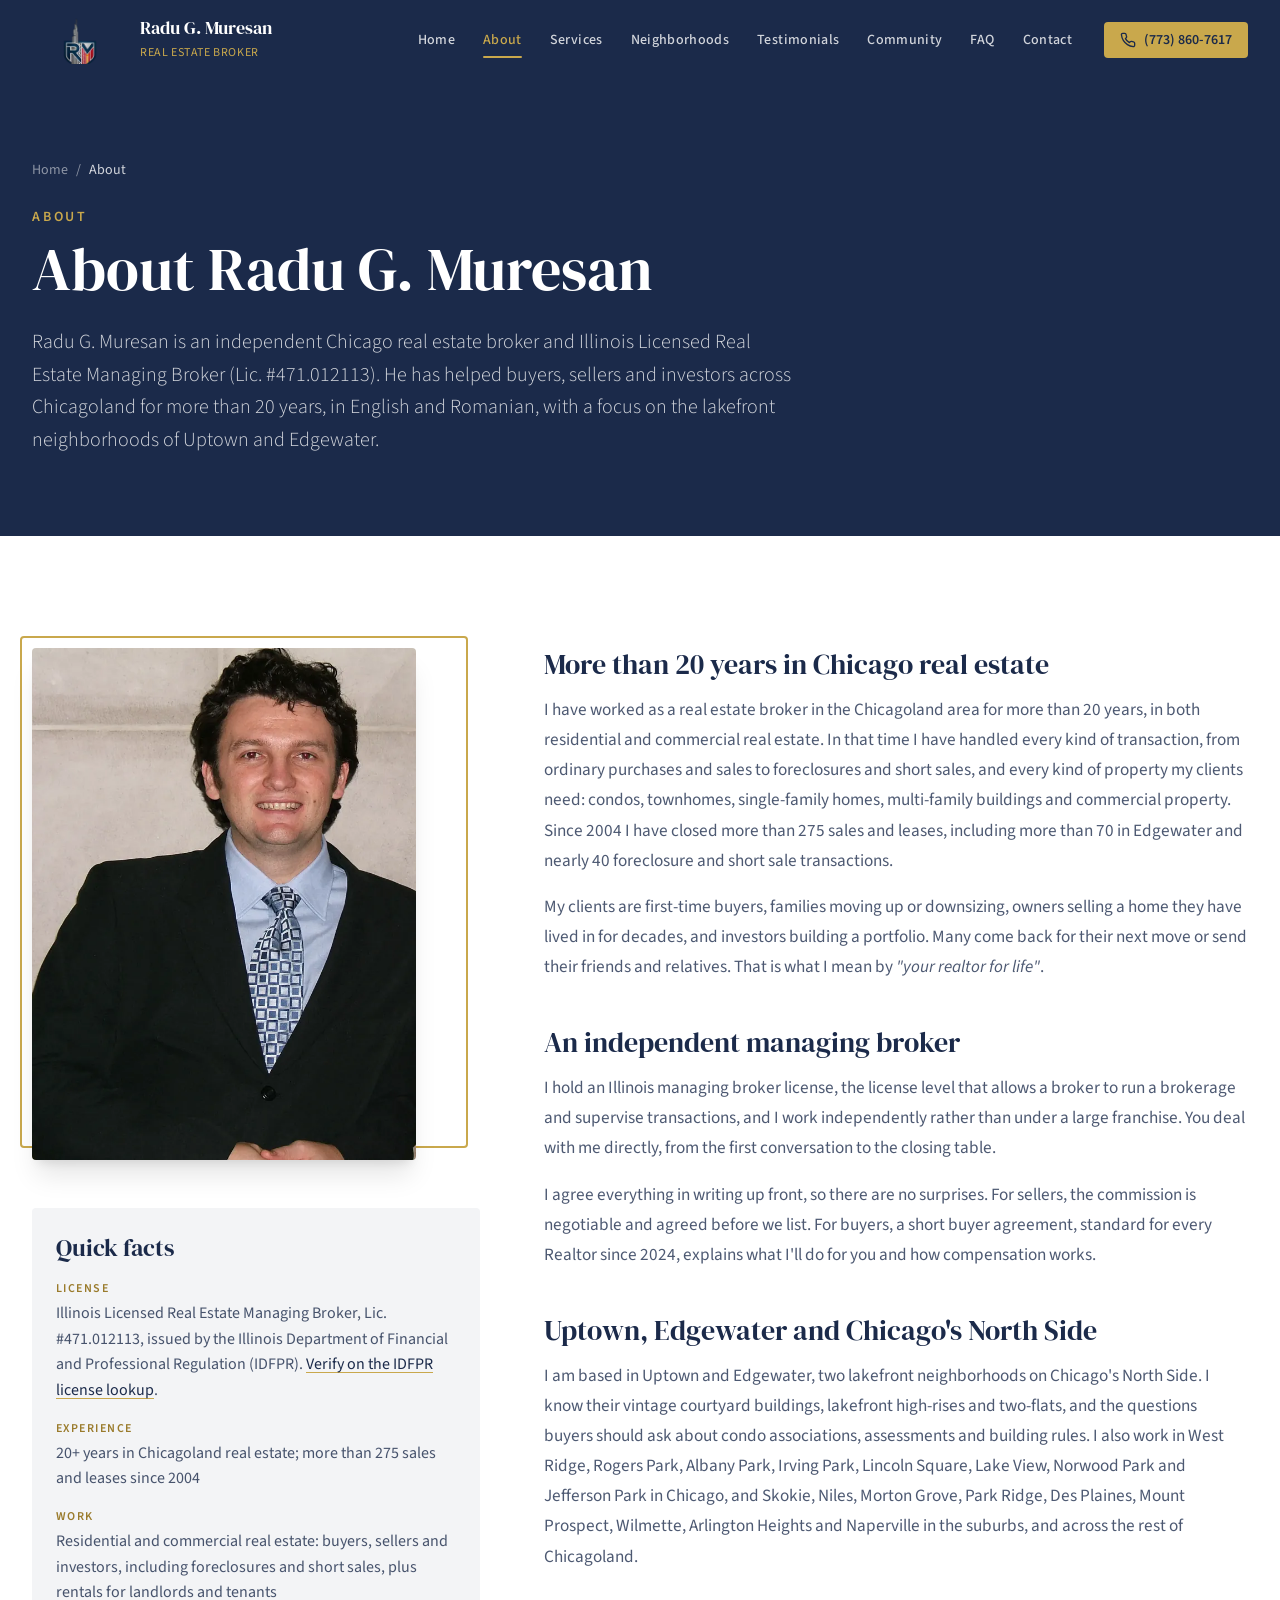
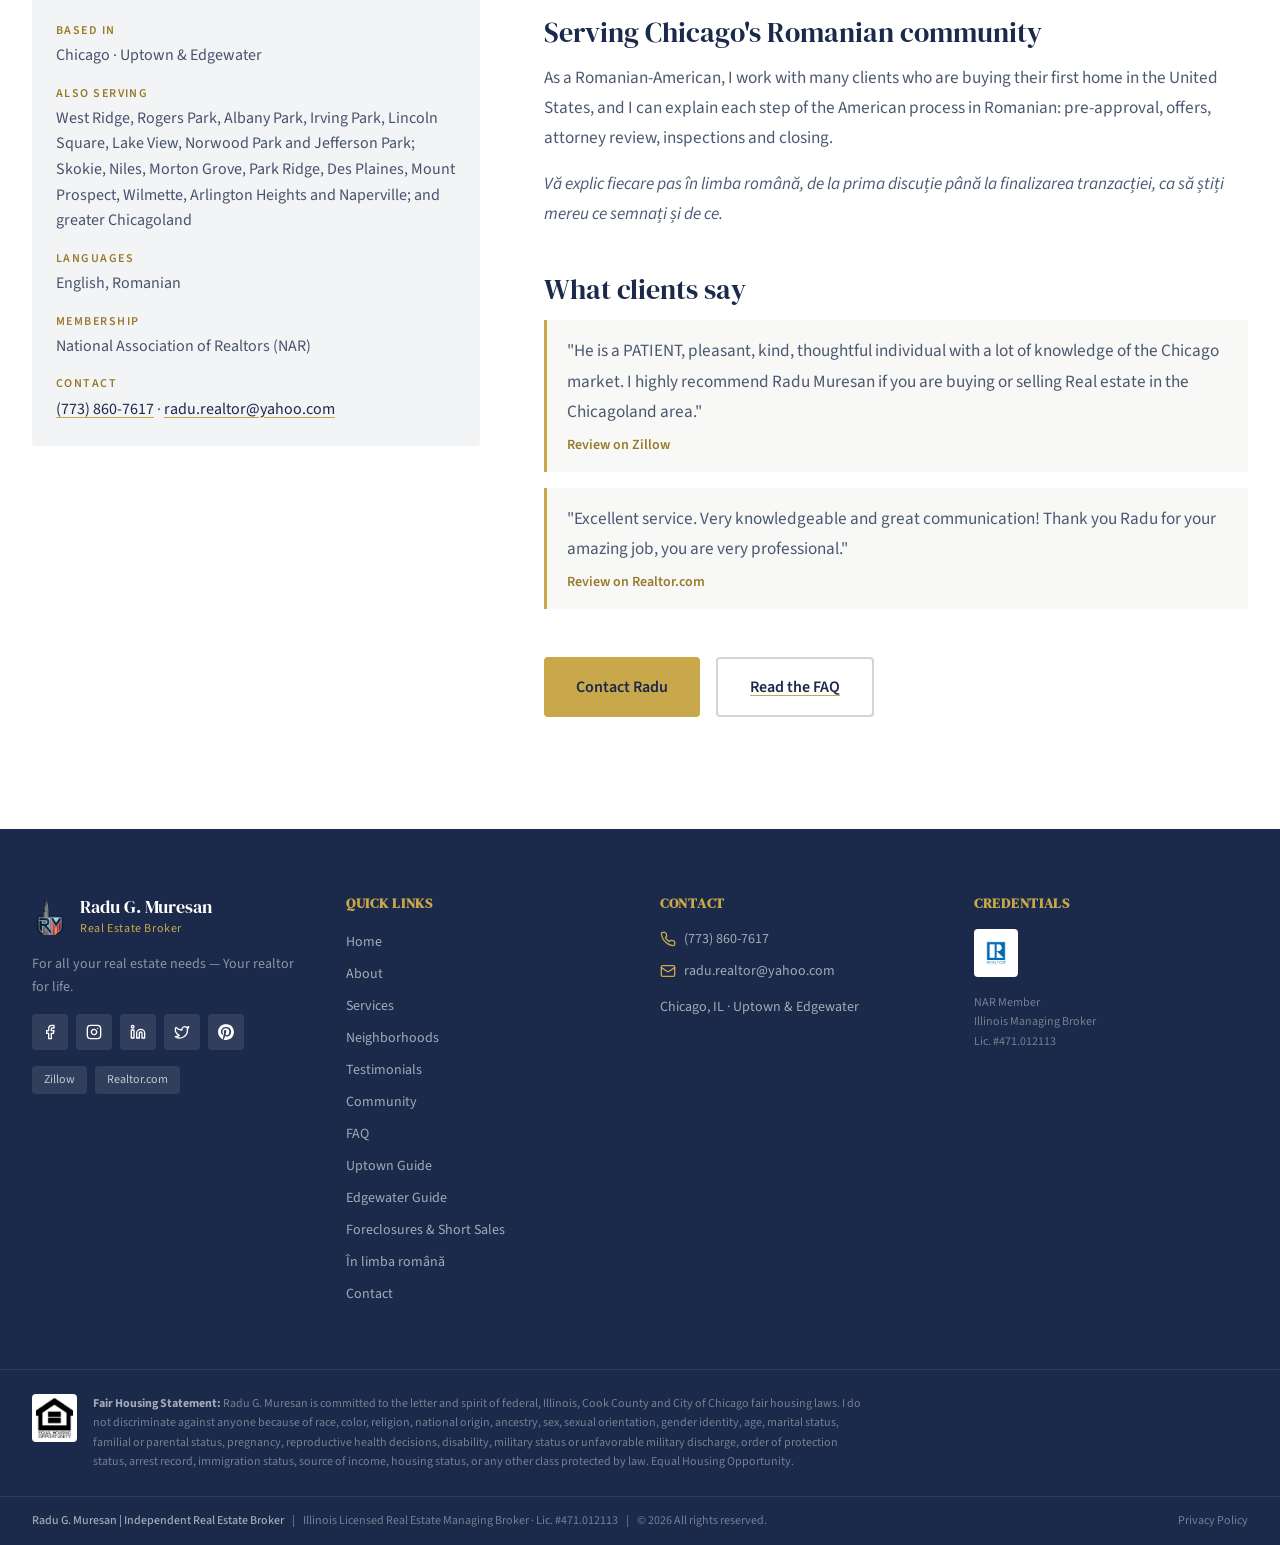
<file: about.html>
<!doctype html>
<html lang="en">
  <head>
    <meta charset="UTF-8" />
    <meta name="viewport" content="width=device-width, initial-scale=1.0" />
    <title>About Radu G. Muresan | Chicago Real Estate Broker</title>
    <meta name="description" content="Radu G. Muresan is an independent Chicago real estate broker and Illinois Licensed Managing Broker with 20+ years serving Uptown, Edgewater and Chicagoland in English and Romanian." />
    <meta name="author" content="Radu G. Muresan" />
    <meta name="robots" content="index, follow, max-image-preview:large, max-snippet:-1, max-video-preview:-1" />
    <meta name="theme-color" content="#1B2A4A" />
    <link rel="canonical" href="https://radurealtor.com/about" />
    <link rel="icon" href="/favicon.ico" sizes="any" />
    <link rel="icon" type="image/png" sizes="32x32" href="/favicon-32.png" />
    <link rel="icon" type="image/png" sizes="192x192" href="/favicon-192.png" />

    <meta property="og:locale" content="en_US" />
    <meta property="og:type" content="website" />
    <meta property="og:site_name" content="Radu G. Muresan | Chicago Real Estate Broker" />
    <meta property="og:title" content="About Radu G. Muresan | Chicago Real Estate Broker" />
    <meta property="og:description" content="Radu G. Muresan is an independent Chicago real estate broker and Illinois Licensed Managing Broker with 20+ years serving Uptown, Edgewater and Chicagoland in English and Romanian." />
    <meta property="og:url" content="https://radurealtor.com/about" />
    <meta property="og:image" content="https://radurealtor.com/assets/og-chicago-real-estate.jpg" />
    <meta property="og:image:width" content="1200" />
    <meta property="og:image:height" content="630" />
    <meta property="og:image:alt" content="Chicago lakefront and skyline, served by Radu G. Muresan" />
    <meta name="twitter:card" content="summary_large_image" />

    <script type="application/ld+json">
{
  "@context": "https://schema.org",
  "@graph": [
    {
      "@type": "AboutPage",
      "@id": "https://radurealtor.com/about#webpage",
      "url": "https://radurealtor.com/about",
      "name": "About Radu G. Muresan | Chicago Real Estate Broker",
      "description": "Radu G. Muresan is an independent Chicago real estate broker and Illinois Licensed Managing Broker with 20+ years serving Uptown, Edgewater and Chicagoland in English and Romanian.",
      "isPartOf": {
        "@id": "https://radurealtor.com/#website"
      },
      "breadcrumb": {
        "@id": "https://radurealtor.com/about#breadcrumb"
      },
      "dateModified": "2026-10-23",
      "inLanguage": "en-US",
      "about": {
        "@id": "https://radurealtor.com/#radu"
      },
      "mainEntity": {
        "@id": "https://radurealtor.com/#radu"
      },
      "primaryImageOfPage": "https://radurealtor.com/assets/media/radu-muresan-headshot.webp"
    },
    {
      "@type": "BreadcrumbList",
      "@id": "https://radurealtor.com/about#breadcrumb",
      "itemListElement": [
        {
          "@type": "ListItem",
          "position": 1,
          "name": "Home",
          "item": "https://radurealtor.com/"
        },
        {
          "@type": "ListItem",
          "position": 2,
          "name": "About",
          "item": "https://radurealtor.com/about"
        }
      ]
    }
  ]
}
    </script>
    <link rel="preconnect" href="https://fonts.googleapis.com" />
    <link rel="preconnect" href="https://fonts.gstatic.com" crossorigin />
    <link rel="stylesheet" href="https://fonts.googleapis.com/css2?family=DM+Serif+Display:ital@0;1&family=Source+Sans+3:ital,wght@0,300;0,400;0,500;0,600;0,700;1,400&display=swap" media="print" onload="this.media='all'" />
    <noscript><link rel="stylesheet" href="https://fonts.googleapis.com/css2?family=DM+Serif+Display:ital@0;1&family=Source+Sans+3:ital,wght@0,300;0,400;0,500;0,600;0,700;1,400&display=swap" /></noscript>
    <link rel="stylesheet" href="/assets/index-CQzim5FF.css" />
    <style>html{scroll-behavior:smooth}#mobile-menu{overflow-y:auto}#mobile-menu>div{flex-shrink:0}#mobile-menu a.text-xl{padding-top:.4rem;padding-bottom:.4rem}
.page-prose h2{font-family:"DM Serif Display",Georgia,serif;color:#1B2A4A;font-size:1.75rem;line-height:1.2;margin:2.75rem 0 .85rem}
.page-prose h2:first-child{margin-top:0}
.page-prose h3{font-weight:600;color:#1B2A4A;font-size:1.15rem;line-height:1.4;margin:2rem 0 .5rem}
.page-prose p{color:rgba(27,42,74,.78);font-size:1.075rem;line-height:1.75;margin:0 0 1rem}
.page-prose a,.facts a{color:#1B2A4A;text-decoration:underline;text-decoration-color:#C9A84C;text-underline-offset:3px}
.page-prose blockquote{border-left:3px solid #C9A84C;background:#f8f8f6;padding:1rem 1.25rem;margin:0 0 1rem}
.page-prose blockquote p{margin:0 0 .5rem}
.page-prose blockquote footer{font-size:.875rem;color:#9a7b2c;font-weight:600}
.facts dt{font-size:.75rem;font-weight:600;letter-spacing:.12em;text-transform:uppercase;color:#9a7b2c;margin-top:1rem}
.facts dt:first-child{margin-top:0}
.facts dd{margin:.2rem 0 0;color:rgba(27,42,74,.8);line-height:1.6}
.faq-group{border-top:1px solid rgba(27,42,74,.1);padding-top:2.5rem;margin-top:2.5rem}
.page-hero{padding:8rem 0 4rem}@media(min-width:48rem){.page-hero{padding:10rem 0 5rem}}
.btn-outline{border:2px solid rgba(27,42,74,.2)}.btn-outline:hover{border-color:#1B2A4A}
.faq-group:first-child{border-top:0;padding-top:0;margin-top:0}
</style>
    <script src="/assets/site.js" defer></script>
  </head>
  <body>
    <div id="root"><div class="min-h-screen flex flex-col bg-white"><nav id="site-nav" class="fixed top-0 left-0 right-0 z-50 transition-all duration-500 bg-transparent"><div class="container flex items-center justify-between h-16 md:h-20"><a href="/" class="flex items-center gap-3 shrink-0"><img alt="Radu G. Muresan logo" class="h-12 w-12 object-contain" src="/assets/media/radu-muresan-mark-96.webp" width="96" height="106"><div><span class="text-white font-serif text-lg leading-tight block">Radu G. Muresan</span><span class="text-[#C9A84C] text-xs tracking-wider uppercase">Real Estate Broker</span></div></a><div class="hidden lg:flex items-center gap-1"><a href="/" class="px-3 py-2 text-sm font-medium tracking-wide transition-colors relative text-white/80 hover:text-white">Home<span data-active-bar class="hidden absolute bottom-0 left-3 right-3 h-0.5 bg-[#C9A84C] rounded-full"></span></a><a href="/about" aria-current="page" class="px-3 py-2 text-sm font-medium tracking-wide transition-colors relative text-[#C9A84C]">About<span data-active-bar class="absolute bottom-0 left-3 right-3 h-0.5 bg-[#C9A84C] rounded-full"></span></a><a href="/#services" class="px-3 py-2 text-sm font-medium tracking-wide transition-colors relative text-white/80 hover:text-white">Services<span data-active-bar class="hidden absolute bottom-0 left-3 right-3 h-0.5 bg-[#C9A84C] rounded-full"></span></a><a href="/#neighborhoods" class="px-3 py-2 text-sm font-medium tracking-wide transition-colors relative text-white/80 hover:text-white">Neighborhoods<span data-active-bar class="hidden absolute bottom-0 left-3 right-3 h-0.5 bg-[#C9A84C] rounded-full"></span></a><a href="/#testimonials" class="px-3 py-2 text-sm font-medium tracking-wide transition-colors relative text-white/80 hover:text-white">Testimonials<span data-active-bar class="hidden absolute bottom-0 left-3 right-3 h-0.5 bg-[#C9A84C] rounded-full"></span></a><a href="/#community" class="px-3 py-2 text-sm font-medium tracking-wide transition-colors relative text-white/80 hover:text-white">Community<span data-active-bar class="hidden absolute bottom-0 left-3 right-3 h-0.5 bg-[#C9A84C] rounded-full"></span></a><a href="/faq" class="px-3 py-2 text-sm font-medium tracking-wide transition-colors relative text-white/80 hover:text-white">FAQ<span data-active-bar class="hidden absolute bottom-0 left-3 right-3 h-0.5 bg-[#C9A84C] rounded-full"></span></a><a href="/#contact" class="px-3 py-2 text-sm font-medium tracking-wide transition-colors relative text-white/80 hover:text-white">Contact<span data-active-bar class="hidden absolute bottom-0 left-3 right-3 h-0.5 bg-[#C9A84C] rounded-full"></span></a><a href="tel:+17738607617" class="ml-4 flex items-center gap-2 bg-[#C9A84C] text-[#1B2A4A] px-4 py-2 rounded text-sm font-semibold hover:bg-[#d4b65e] transition-colors"><svg xmlns="http://www.w3.org/2000/svg" width="24" height="24" viewBox="0 0 24 24" fill="none" stroke="currentColor" stroke-width="2" stroke-linecap="round" stroke-linejoin="round" class="lucide lucide-phone w-4 h-4"><path d="M22 16.92v3a2 2 0 0 1-2.18 2 19.79 19.79 0 0 1-8.63-3.07 19.5 19.5 0 0 1-6-6 19.79 19.79 0 0 1-3.07-8.67A2 2 0 0 1 4.11 2h3a2 2 0 0 1 2 1.72 12.84 12.84 0 0 0 .7 2.81 2 2 0 0 1-.45 2.11L8.09 9.91a16 16 0 0 0 6 6l1.27-1.27a2 2 0 0 1 2.11-.45 12.84 12.84 0 0 0 2.81.7A2 2 0 0 1 22 16.92z"></path></svg>(773) 860-7617</a></div><button id="menu-toggle" type="button" class="lg:hidden text-white p-2" aria-label="Toggle menu" aria-expanded="false" aria-controls="mobile-menu"><svg xmlns="http://www.w3.org/2000/svg" width="24" height="24" viewBox="0 0 24 24" fill="none" stroke="currentColor" stroke-width="2" stroke-linecap="round" stroke-linejoin="round" class="lucide lucide-menu w-6 h-6"><line x1="4" x2="20" y1="12" y2="12"></line><line x1="4" x2="20" y1="6" y2="6"></line><line x1="4" x2="20" y1="18" y2="18"></line></svg></button></div></nav><div id="mobile-menu" class="fixed inset-0 z-40 bg-[#1B2A4A]/98 backdrop-blur-lg hidden flex-col pt-20 lg:hidden"><div class="flex flex-col items-center gap-2 py-8"><a href="/" class="text-xl font-serif py-3 px-6 transition-colors text-white/80">Home</a><a href="/about" aria-current="page" class="text-xl font-serif py-3 px-6 transition-colors text-[#C9A84C]">About</a><a href="/#services" class="text-xl font-serif py-3 px-6 transition-colors text-white/80">Services</a><a href="/#neighborhoods" class="text-xl font-serif py-3 px-6 transition-colors text-white/80">Neighborhoods</a><a href="/#testimonials" class="text-xl font-serif py-3 px-6 transition-colors text-white/80">Testimonials</a><a href="/#community" class="text-xl font-serif py-3 px-6 transition-colors text-white/80">Community</a><a href="/faq" class="text-xl font-serif py-3 px-6 transition-colors text-white/80">FAQ</a><a href="/#contact" class="text-xl font-serif py-3 px-6 transition-colors text-white/80">Contact</a><a href="tel:+17738607617" class="mt-6 flex items-center gap-2 bg-[#C9A84C] text-[#1B2A4A] px-6 py-3 rounded text-lg font-semibold">(773) 860-7617</a></div><div class="mt-auto pb-8 text-center"><p class="text-white/50 text-xs">Radu G. Muresan | Independent Real Estate Broker</p><p class="text-white/40 text-xs mt-1">Illinois Licensed Real Estate Managing Broker · Lic. #471.012113</p></div></div><main class="flex-1"><section class="page-hero relative bg-[#1B2A4A]"><div class="container"><nav aria-label="Breadcrumb" class="text-sm text-white/50 mb-6"><a href="/" class="hover:text-[#C9A84C] transition-colors">Home</a><span class="mx-2">/</span><span class="text-white/80">About</span></nav><span class="text-[#C9A84C] text-sm font-semibold tracking-[0.2em] uppercase">About</span><h1 class="font-serif text-4xl sm:text-5xl md:text-6xl text-white leading-[1.1] mt-2 mb-6">About Radu G. Muresan</h1><p class="text-white/80 text-lg md:text-xl font-light leading-relaxed max-w-3xl">Radu G. Muresan is an independent Chicago real estate broker and Illinois Licensed Real Estate Managing Broker (Lic. #471.012113). He has helped buyers, sellers and investors across Chicagoland for more than 20 years, in English and Romanian, with a focus on the lakefront neighborhoods of Uptown and Edgewater.</p></div></section>
<section class="section-padding bg-white"><div class="container"><div class="grid lg:grid-cols-5 gap-12 lg:gap-16 items-start"><div class="lg:col-span-2"><div class="relative"><div class="absolute -top-3 -left-3 w-full h-full border-2 border-[#C9A84C] rounded-sm"></div><img alt="Radu G. Muresan, Chicago real estate broker" class="relative w-full max-w-sm rounded-sm shadow-xl object-cover aspect-[3/4]" src="/assets/media/radu-muresan-headshot.webp" width="900" height="923"></div>
<div class="mt-12 p-6 bg-[#1B2A4A]/5 rounded-sm"><h2 class="font-serif text-2xl text-[#1B2A4A] mb-4">Quick facts</h2><dl class="facts">
<dt>License</dt><dd>Illinois Licensed Real Estate Managing Broker, Lic. #471.012113, issued by the Illinois Department of Financial and Professional Regulation (IDFPR). <a href="https://online-dfpr.micropact.com/lookup/licenselookup.aspx" target="_blank" rel="noopener noreferrer">Verify on the IDFPR license lookup</a>.</dd>
<dt>Experience</dt><dd>20+ years in Chicagoland real estate; more than 275 sales and leases since 2004</dd>
<dt>Work</dt><dd>Residential and commercial real estate: buyers, sellers and investors, including foreclosures and short sales, plus rentals for landlords and tenants</dd>
<dt>Based in</dt><dd>Chicago · Uptown &amp; Edgewater</dd>
<dt>Also serving</dt><dd>West Ridge, Rogers Park, Albany Park, Irving Park, Lincoln Square, Lake View, Norwood Park and Jefferson Park; Skokie, Niles, Morton Grove, Park Ridge, Des Plaines, Mount Prospect, Wilmette, Arlington Heights and Naperville; and greater Chicagoland</dd>
<dt>Languages</dt><dd>English, Romanian</dd>
<dt>Membership</dt><dd>National Association of Realtors (NAR)</dd>
<dt>Contact</dt><dd><a href="tel:+17738607617">(773) 860-7617</a> · <a href="mailto:radu.realtor@yahoo.com">radu.realtor@yahoo.com</a></dd>
</dl></div></div>
<div class="lg:col-span-3 page-prose">
<h2>More than 20 years in Chicago real estate</h2>
<p>I have worked as a real estate broker in the Chicagoland area for more than 20 years, in both residential and commercial real estate. In that time I have handled every kind of transaction, from ordinary purchases and sales to foreclosures and short sales, and every kind of property my clients need: condos, townhomes, single-family homes, multi-family buildings and commercial property. Since 2004 I have closed more than 275 sales and leases, including more than 70 in Edgewater and nearly 40 foreclosure and short sale transactions.</p>
<p>My clients are first-time buyers, families moving up or downsizing, owners selling a home they have lived in for decades, and investors building a portfolio. Many come back for their next move or send their friends and relatives. That is what I mean by <em>"your realtor for life"</em>.</p>

<h2>An independent managing broker</h2>
<p>I hold an Illinois managing broker license, the license level that allows a broker to run a brokerage and supervise transactions, and I work independently rather than under a large franchise. You deal with me directly, from the first conversation to the closing table.</p>
<p>I agree everything in writing up front, so there are no surprises. For sellers, the commission is negotiable and agreed before we list. For buyers, a short buyer agreement, standard for every Realtor since 2024, explains what I'll do for you and how compensation works.</p>

<h2>Uptown, Edgewater and Chicago's North Side</h2>
<p>I am based in Uptown and Edgewater, two lakefront neighborhoods on Chicago's North Side. I know their vintage courtyard buildings, lakefront high-rises and two-flats, and the questions buyers should ask about condo associations, assessments and building rules. I also work in West Ridge, Rogers Park, Albany Park, Irving Park, Lincoln Square, Lake View, Norwood Park and Jefferson Park in Chicago, and Skokie, Niles, Morton Grove, Park Ridge, Des Plaines, Mount Prospect, Wilmette, Arlington Heights and Naperville in the suburbs, and across the rest of Chicagoland.</p>

<h2>Serving Chicago's Romanian community</h2>
<p>As a Romanian-American, I work with many clients who are buying their first home in the United States, and I can explain each step of the American process in Romanian: pre-approval, offers, attorney review, inspections and closing.</p>
<p lang="ro" class="italic">Vă explic fiecare pas în limba română, de la prima discuție până la finalizarea tranzacției, ca să știți mereu ce semnați și de ce.</p>

<h2>What clients say</h2>
<blockquote><p>"He is a PATIENT, pleasant, kind, thoughtful individual with a lot of knowledge of the Chicago market. I highly recommend Radu Muresan if you are buying or selling Real estate in the Chicagoland area."</p><footer>Review on Zillow</footer></blockquote>
<blockquote><p>"Excellent service. Very knowledgeable and great communication! Thank you Radu for your amazing job, you are very professional."</p><footer>Review on Realtor.com</footer></blockquote>

<div class="mt-12 flex flex-col sm:flex-row gap-4"><a href="/#contact" class="flex items-center justify-center gap-2 bg-[#C9A84C] text-[#1B2A4A] px-8 py-4 rounded font-semibold text-base hover:bg-[#d4b65e] transition-all">Contact Radu</a><a href="/faq" class="flex items-center justify-center gap-2 btn-outline text-[#1B2A4A] px-8 py-4 rounded font-semibold text-base transition-all">Read the FAQ</a></div>
</div></div></div></section></main>
<footer class="bg-[#1B2A4A] text-white"><div class="container py-16"><div class="grid md:grid-cols-2 lg:grid-cols-4 gap-10"><div class="lg:col-span-1"><div class="flex items-center gap-3 mb-4"><img alt="Radu G. Muresan" class="h-10 w-auto" src="/assets/media/radu-muresan-mark-96.webp" width="96" height="106"><div><div class="font-serif text-lg">Radu G. Muresan</div><div class="text-[#C9A84C] text-xs tracking-wider">Real Estate Broker</div></div></div><p class="text-white/50 text-sm leading-relaxed mb-4">For all your real estate needs — Your realtor for life.</p><div class="flex gap-2 flex-wrap"><a href="https://www.facebook.com/Radu.real.estate/" target="_blank" rel="noopener noreferrer" class="w-9 h-9 rounded bg-white/10 flex items-center justify-center hover:bg-[#C9A84C]/20 transition-colors" aria-label="Facebook" title="Facebook"><svg xmlns="http://www.w3.org/2000/svg" width="24" height="24" viewBox="0 0 24 24" fill="none" stroke="currentColor" stroke-width="2" stroke-linecap="round" stroke-linejoin="round" class="lucide lucide-facebook w-4 h-4"><path d="M18 2h-3a5 5 0 0 0-5 5v3H7v4h3v8h4v-8h3l1-4h-4V7a1 1 0 0 1 1-1h3z"></path></svg></a><a href="https://www.instagram.com/radu_muresan_realtor/" target="_blank" rel="noopener noreferrer" class="w-9 h-9 rounded bg-white/10 flex items-center justify-center hover:bg-[#C9A84C]/20 transition-colors" aria-label="Instagram" title="Instagram"><svg xmlns="http://www.w3.org/2000/svg" width="24" height="24" viewBox="0 0 24 24" fill="none" stroke="currentColor" stroke-width="2" stroke-linecap="round" stroke-linejoin="round" class="lucide lucide-instagram w-4 h-4"><rect width="20" height="20" x="2" y="2" rx="5" ry="5"></rect><path d="M16 11.37A4 4 0 1 1 12.63 8 4 4 0 0 1 16 11.37z"></path><line x1="17.5" x2="17.51" y1="6.5" y2="6.5"></line></svg></a><a href="https://www.linkedin.com/in/radu-muresan-re/" target="_blank" rel="noopener noreferrer" class="w-9 h-9 rounded bg-white/10 flex items-center justify-center hover:bg-[#C9A84C]/20 transition-colors" aria-label="LinkedIn" title="LinkedIn"><svg xmlns="http://www.w3.org/2000/svg" width="24" height="24" viewBox="0 0 24 24" fill="none" stroke="currentColor" stroke-width="2" stroke-linecap="round" stroke-linejoin="round" class="lucide lucide-linkedin w-4 h-4"><path d="M16 8a6 6 0 0 1 6 6v7h-4v-7a2 2 0 0 0-2-2 2 2 0 0 0-2 2v7h-4v-7a6 6 0 0 1 6-6z"></path><rect width="4" height="12" x="2" y="9"></rect><circle cx="4" cy="4" r="2"></circle></svg></a><a href="https://x.com/Radu_G_Muresan" target="_blank" rel="noopener noreferrer" class="w-9 h-9 rounded bg-white/10 flex items-center justify-center hover:bg-[#C9A84C]/20 transition-colors" aria-label="X (Twitter)" title="X (Twitter)"><svg xmlns="http://www.w3.org/2000/svg" width="24" height="24" viewBox="0 0 24 24" fill="none" stroke="currentColor" stroke-width="2" stroke-linecap="round" stroke-linejoin="round" class="lucide lucide-twitter w-4 h-4"><path d="M22 4s-.7 2.1-2 3.4c1.6 10-9.4 17.3-18 11.6 2.2.1 4.4-.6 6-2C3 15.5.5 9.6 3 5c2.2 2.6 5.6 4.1 9 4-.9-4.2 4-6.6 7-3.8 1.1 0 3-1.2 3-1.2z"></path></svg></a><a href="https://www.pinterest.com/muresan1977/" target="_blank" rel="noopener noreferrer" class="w-9 h-9 rounded bg-white/10 flex items-center justify-center hover:bg-[#C9A84C]/20 transition-colors" aria-label="Pinterest" title="Pinterest"><svg xmlns="http://www.w3.org/2000/svg" width="24" height="24" viewBox="0 0 24 24" fill="currentColor" aria-hidden="true" class="w-4 h-4"><path d="M12.017 0C5.396 0 .029 5.367.029 11.987c0 5.079 3.158 9.417 7.618 11.162-.105-.949-.199-2.403.041-3.439.219-.937 1.406-5.957 1.406-5.957s-.359-.72-.359-1.781c0-1.663.967-2.911 2.168-2.911 1.024 0 1.518.769 1.518 1.688 0 1.029-.653 2.567-.992 3.992-.285 1.193.6 2.165 1.775 2.165 2.128 0 3.768-2.245 3.768-5.487 0-2.861-2.063-4.869-5.008-4.869-3.41 0-5.409 2.562-5.409 5.199 0 1.033.394 2.143.889 2.741.099.12.112.225.085.345-.09.375-.293 1.199-.334 1.363-.053.225-.172.271-.401.165-1.495-.69-2.433-2.878-2.433-4.646 0-3.776 2.748-7.252 7.92-7.252 4.158 0 7.392 2.967 7.392 6.923 0 4.135-2.607 7.462-6.233 7.462-1.214 0-2.354-.629-2.758-1.379l-.749 2.848c-.269 1.045-1.004 2.352-1.498 3.146 1.123.345 2.306.535 3.55.535 6.607 0 11.985-5.365 11.985-11.987C23.97 5.39 18.592.026 11.985.026L12.017 0z"/></svg></a></div><div class="flex gap-2 flex-wrap mt-4"><a href="https://www.zillow.com/profile/Radu-Muresan" target="_blank" rel="noopener noreferrer" class="px-3 py-1.5 text-xs bg-white/10 rounded hover:bg-[#C9A84C]/20 transition-colors text-white/70 hover:text-white" title="Zillow Profile">Zillow</a><a href="https://www.realtor.com/realestateagents/567ff5897e54f701001ec543" target="_blank" rel="noopener noreferrer" class="px-3 py-1.5 text-xs bg-white/10 rounded hover:bg-[#C9A84C]/20 transition-colors text-white/70 hover:text-white" title="Realtor.com Profile">Realtor.com</a></div></div><div><h4 class="font-semibold text-sm tracking-wider uppercase mb-4 text-[#C9A84C]">Quick Links</h4><ul class="space-y-2"><li><a href="/" class="text-white/60 text-sm hover:text-[#C9A84C] transition-colors">Home</a></li><li><a href="/about" class="text-white/60 text-sm hover:text-[#C9A84C] transition-colors">About</a></li><li><a href="/#services" class="text-white/60 text-sm hover:text-[#C9A84C] transition-colors">Services</a></li><li><a href="/#neighborhoods" class="text-white/60 text-sm hover:text-[#C9A84C] transition-colors">Neighborhoods</a></li><li><a href="/#testimonials" class="text-white/60 text-sm hover:text-[#C9A84C] transition-colors">Testimonials</a></li><li><a href="/#community" class="text-white/60 text-sm hover:text-[#C9A84C] transition-colors">Community</a></li><li><a href="/faq" class="text-white/60 text-sm hover:text-[#C9A84C] transition-colors">FAQ</a></li><li><a href="/uptown" class="text-white/60 text-sm hover:text-[#C9A84C] transition-colors">Uptown Guide</a></li><li><a href="/edgewater" class="text-white/60 text-sm hover:text-[#C9A84C] transition-colors">Edgewater Guide</a></li><li><a href="/foreclosures-short-sales" class="text-white/60 text-sm hover:text-[#C9A84C] transition-colors">Foreclosures &amp; Short Sales</a></li><li><a href="/ro" class="text-white/60 text-sm hover:text-[#C9A84C] transition-colors">În limba română</a></li><li><a href="/#contact" class="text-white/60 text-sm hover:text-[#C9A84C] transition-colors">Contact</a></li></ul></div><div><h4 class="font-semibold text-sm tracking-wider uppercase mb-4 text-[#C9A84C]">Contact</h4><div class="space-y-3 text-sm"><a href="tel:+17738607617" class="flex items-center gap-2 text-white/60 hover:text-white transition-colors"><svg xmlns="http://www.w3.org/2000/svg" width="24" height="24" viewBox="0 0 24 24" fill="none" stroke="currentColor" stroke-width="2" stroke-linecap="round" stroke-linejoin="round" class="lucide lucide-phone w-4 h-4 text-[#C9A84C]"><path d="M22 16.92v3a2 2 0 0 1-2.18 2 19.79 19.79 0 0 1-8.63-3.07 19.5 19.5 0 0 1-6-6 19.79 19.79 0 0 1-3.07-8.67A2 2 0 0 1 4.11 2h3a2 2 0 0 1 2 1.72 12.84 12.84 0 0 0 .7 2.81 2 2 0 0 1-.45 2.11L8.09 9.91a16 16 0 0 0 6 6l1.27-1.27a2 2 0 0 1 2.11-.45 12.84 12.84 0 0 0 2.81.7A2 2 0 0 1 22 16.92z"></path></svg>(773) 860-7617</a><a href="mailto:radu.realtor@yahoo.com" class="flex items-center gap-2 text-white/60 hover:text-white transition-colors"><svg xmlns="http://www.w3.org/2000/svg" width="24" height="24" viewBox="0 0 24 24" fill="none" stroke="currentColor" stroke-width="2" stroke-linecap="round" stroke-linejoin="round" class="lucide lucide-mail w-4 h-4 text-[#C9A84C]"><rect width="20" height="16" x="2" y="4" rx="2"></rect><path d="m22 7-8.97 5.7a1.94 1.94 0 0 1-2.06 0L2 7"></path></svg>radu.realtor@yahoo.com</a><p class="text-white/60 pt-1">Chicago, IL · Uptown &amp; Edgewater</p></div></div><div><h4 class="font-semibold text-sm tracking-wider uppercase mb-4 text-[#C9A84C]">Credentials</h4><div class="flex items-center gap-4 mb-4"><img loading="lazy" decoding="async" alt="Realtor - National Association of Realtors" class="h-12 w-auto bg-white p-1 rounded" src="/assets/media/realtor-logo.webp" width="400" height="444"></div><p class="text-white/40 text-xs leading-relaxed">NAR Member<br>Illinois Managing Broker<br>Lic. #471.012113</p></div></div></div><div class="border-t border-white/10"><div class="container py-6 flex items-start gap-4"><img loading="lazy" decoding="async" alt="Equal Housing Opportunity" class="h-12 w-auto bg-white p-1 rounded shrink-0" src="/assets/media/equal-housing-opportunity.webp" width="350" height="375"><p class="text-white/40 text-xs leading-relaxed max-w-3xl"><strong class="text-white/60">Fair Housing Statement:</strong> Radu G. Muresan is committed to the letter and spirit of federal, Illinois, Cook County and City of Chicago fair housing laws. I do not discriminate against anyone because of race, color, religion, national origin, ancestry, sex, sexual orientation, gender identity, age, marital status, familial or parental status, pregnancy, reproductive health decisions, disability, military status or unfavorable military discharge, order of protection status, arrest record, immigration status, source of income, housing status, or any other class protected by law. Equal Housing Opportunity.</p></div></div><div class="border-t border-white/10"><div class="container py-4 flex flex-col md:flex-row items-center justify-between gap-3"><div class="text-white/40 text-xs text-center md:text-left"><span class="font-medium text-white/60">Radu G. Muresan | Independent Real Estate Broker</span><span class="mx-2">|</span>Illinois Licensed Real Estate Managing Broker · Lic. #471.012113<span class="mx-2">|</span>© 2026 All rights reserved.</div><div class="flex items-center gap-4 text-xs"><a href="/privacy" class="text-white/40 hover:text-[#C9A84C] transition-colors">Privacy Policy</a></div></div></div></footer></div></div>
  </body>
</html>
</file>
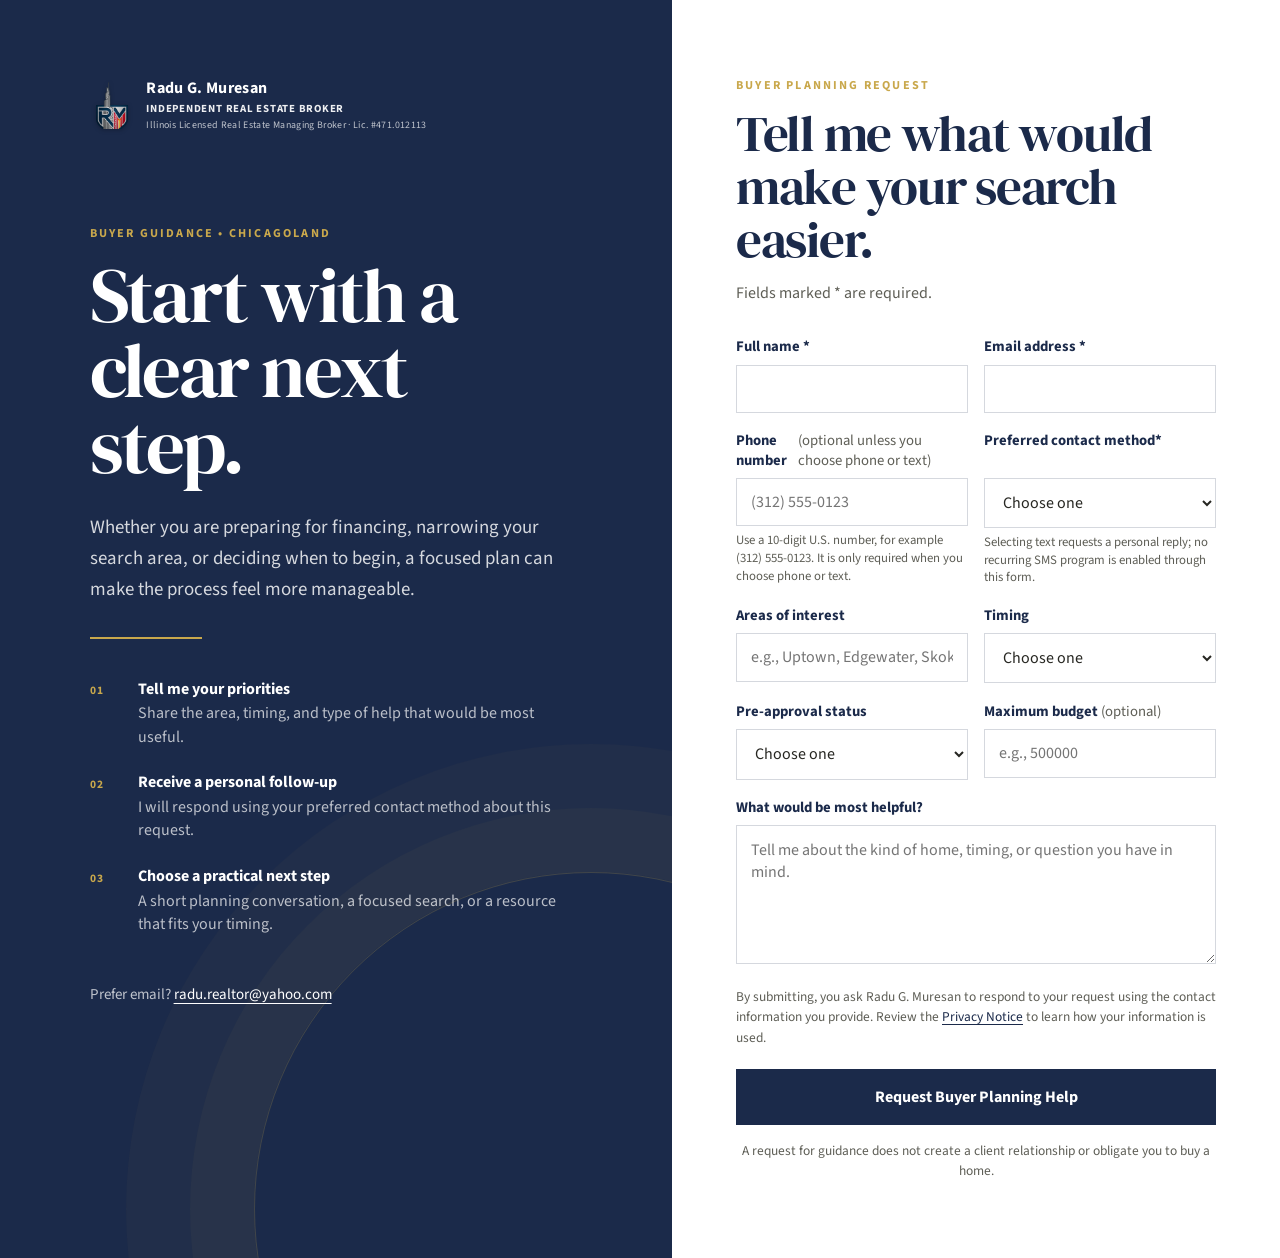
<file: buyer-planning.html>
<!doctype html>
<html lang="en">
<head>
  <meta charset="utf-8">
  <meta name="viewport" content="width=device-width, initial-scale=1">
  <meta name="robots" content="noindex, nofollow">
  <meta name="description" content="Request practical buyer planning help from Chicago real estate broker Radu G. Muresan.">
  <title>Plan Your Chicago-Area Home Search | Radu G. Muresan</title>
  <meta property="og:type" content="website">
  <meta property="og:title" content="Plan Your Chicago-Area Home Search | Radu G. Muresan">
  <meta property="og:description" content="Request practical buyer planning help from Chicago real estate broker Radu G. Muresan.">
  <meta property="og:url" content="https://radurealtor.com/buyer-planning.html">
  <link rel="preconnect" href="https://fonts.googleapis.com">
  <link rel="preconnect" href="https://fonts.gstatic.com" crossorigin>
  <link href="https://fonts.googleapis.com/css2?family=DM+Serif+Display:ital@0;1&family=Source+Sans+3:ital,wght@0,400;0,600;0,700;1,400&display=swap" rel="stylesheet">
  <link rel="stylesheet" href="assets/lead-form.css?v=20261009-2">
  <script src="assets/lead-form-config.js" defer></script>
  <script src="https://www.google.com/recaptcha/api.js?render=explicit" async defer></script>
  <script src="assets/lead-form.js?v=20261009-2" defer></script>
</head>
<body>
  <a class="skip-link" href="#buyer-form">Skip to the form</a>
  <main class="page-shell">
    <section class="intro-panel" aria-labelledby="page-title">
      <a class="wordmark" href="/" aria-label="Radu G. Muresan home">
        <img class="wordmark-logo" src="assets/media/radu-muresan-mark.png" width="44" height="49" alt="" aria-hidden="true" decoding="async">
        <span class="wordmark-copy">Radu G. Muresan <small class="brand-descriptor">Independent Real Estate Broker</small><small class="credential">Illinois Licensed Real Estate Managing Broker · Lic. #471.012113</small></span>
      </a>
      <p class="eyebrow">Buyer guidance • Chicagoland</p>
      <h1 id="page-title">Start with a clear next step.</h1>
      <p class="lede">Whether you are preparing for financing, narrowing your search area, or deciding when to begin, a focused plan can make the process feel more manageable.</p>
      <div class="gold-rule" aria-hidden="true"></div>
      <div class="value-list" aria-label="What to expect">
        <article>
          <span class="value-number">01</span>
          <div><h2>Tell me your priorities</h2><p>Share the area, timing, and type of help that would be most useful.</p></div>
        </article>
        <article>
          <span class="value-number">02</span>
          <div><h2>Receive a personal follow-up</h2><p>I will respond using your preferred contact method about this request.</p></div>
        </article>
        <article>
          <span class="value-number">03</span>
          <div><h2>Choose a practical next step</h2><p>A short planning conversation, a focused search, or a resource that fits your timing.</p></div>
        </article>
      </div>
      <p class="contact-fallback">Prefer email? <a href="mailto:radu.realtor@yahoo.com">radu.realtor@yahoo.com</a></p>
    </section>

    <section class="form-panel" aria-labelledby="form-title">
      <div class="form-heading">
        <p class="eyebrow">Buyer planning request</p>
        <h2 id="form-title">Tell me what would make your search easier.</h2>
        <p>Fields marked <span aria-hidden="true">*</span><span class="sr-only">required</span> are required.</p>
      </div>

      <form id="buyer-form" novalidate>
        <div class="honeypot" aria-hidden="true">
          <label for="website">Leave this field empty</label>
          <input id="website" name="website" type="text" tabindex="-1" autocomplete="off">
        </div>

        <div class="form-grid two-column">
          <div class="field-group">
            <label for="name">Full name <span aria-hidden="true">*</span></label>
            <input id="name" name="name" type="text" autocomplete="name" maxlength="100" required>
          </div>
          <div class="field-group">
            <label for="email">Email address <span aria-hidden="true">*</span></label>
            <input id="email" name="email" type="email" autocomplete="email" maxlength="254" required>
          </div>
        </div>

        <div class="form-grid two-column phone-contact-grid">
          <div class="field-group">
            <label id="phone-label" for="phone">Phone number <span id="phone-requirement" class="optional">(optional unless you choose phone or text)</span></label>
            <input id="phone" name="phone" type="tel" autocomplete="tel" maxlength="18" inputmode="tel" placeholder="(312) 555-0123" aria-describedby="phone-help">
            <p id="phone-help" class="field-help">Use a 10-digit U.S. number, for example (312) 555-0123. It is only required when you choose phone or text.</p>
          </div>
          <div class="field-group">
            <label for="contact-method">Preferred contact method <span aria-hidden="true">*</span></label>
            <select id="contact-method" name="contactMethod" required>
              <option value="">Choose one</option>
              <option value="email">Email</option>
              <option value="phone">Phone call</option>
              <option value="text">Text message</option>
            </select>
            <p class="field-help">Selecting text requests a personal reply; no recurring SMS program is enabled through this form.</p>
          </div>
        </div>

        <div class="form-grid two-column">
          <div class="field-group">
            <label for="areas">Areas of interest</label>
            <input id="areas" name="areas" type="text" maxlength="160" placeholder="e.g., Uptown, Edgewater, Skokie">
          </div>
          <div class="field-group">
            <label for="timeline">Timing</label>
            <select id="timeline" name="timeline">
              <option value="">Choose one</option>
              <option value="As Soon As Possible">As soon as possible</option>
              <option value="<90 days">Within 90 days</option>
              <option value="3-6 months">3–6 months</option>
              <option value="6+ months">More than 6 months</option>
              <option value="Planning ahead">Planning ahead</option>
            </select>
          </div>
        </div>

        <div class="form-grid two-column">
          <div class="field-group">
            <label for="financing">Pre-approval status</label>
            <select id="financing" name="financing">
              <option value="">Choose one</option>
              <option value="financing-pre-approval">Pre-approved</option>
              <option value="already-pre-qualified">Pre-qualified</option>
              <option value="not yet discussed">Not yet discussed</option>
              <option value="cash">Cash purchase</option>
              <option value="Prefer not to say">Prefer not to say</option>
            </select>
          </div>
          <div class="field-group">
            <label for="budget">Maximum budget <span class="optional">(optional)</span></label>
            <input id="budget" name="budget" type="text" inputmode="numeric" maxlength="20" placeholder="e.g., 500000">
          </div>
        </div>

        <div class="field-group">
          <label for="message">What would be most helpful?</label>
          <textarea id="message" name="message" rows="5" maxlength="1500" placeholder="Tell me about the kind of home, timing, or question you have in mind."></textarea>
        </div>

        <p class="privacy-copy">By submitting, you ask Radu G. Muresan to respond to your request using the contact information you provide. Review the <a href="privacy.html">Privacy Notice</a> to learn how your information is used.</p>

        <div id="recaptcha-widget" aria-label="Spam protection"></div>
        <div class="gateway-status" id="gateway-status" role="status" aria-live="polite"></div>
        <button class="submit-button" type="submit" id="submit-button">Request Buyer Planning Help</button>
        <p class="form-footnote">A request for guidance does not create a client relationship or obligate you to buy a home.</p>
      </form>
    </section>
  </main>
</body>
</html>
</file>
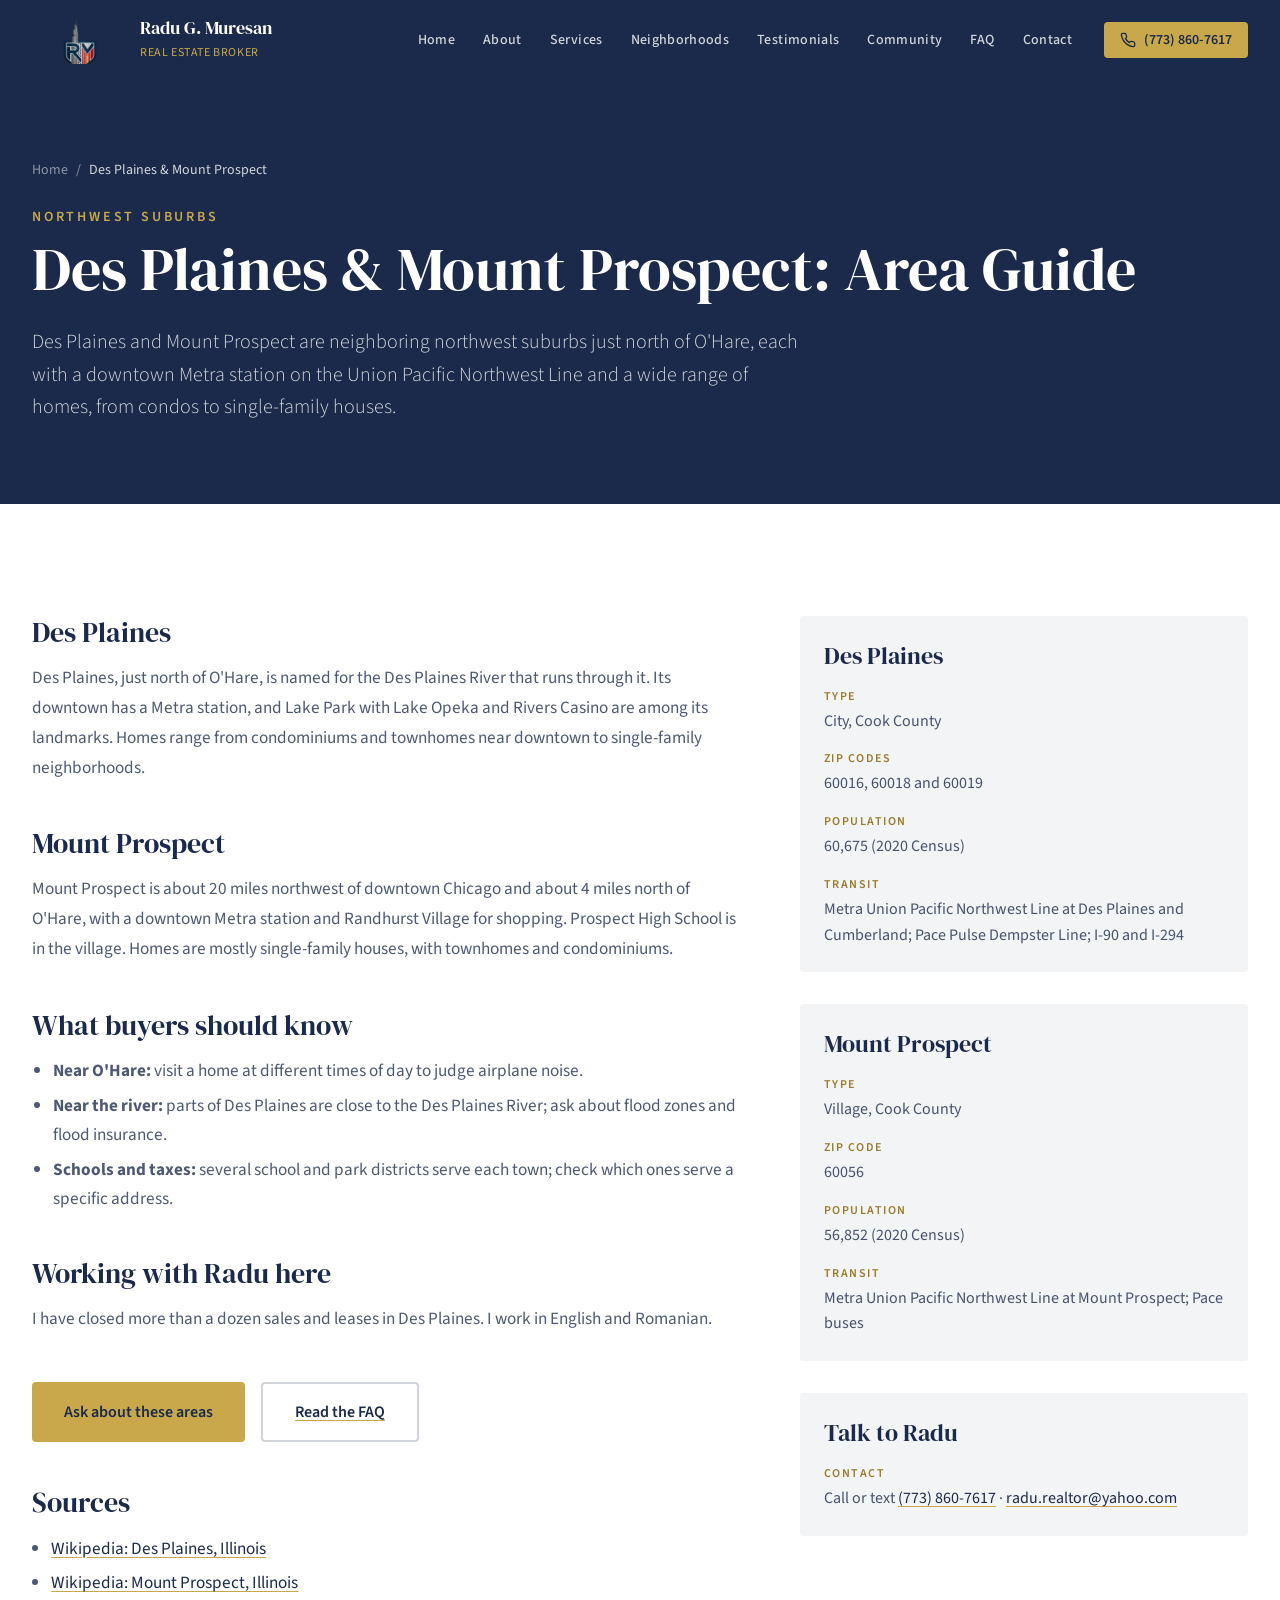
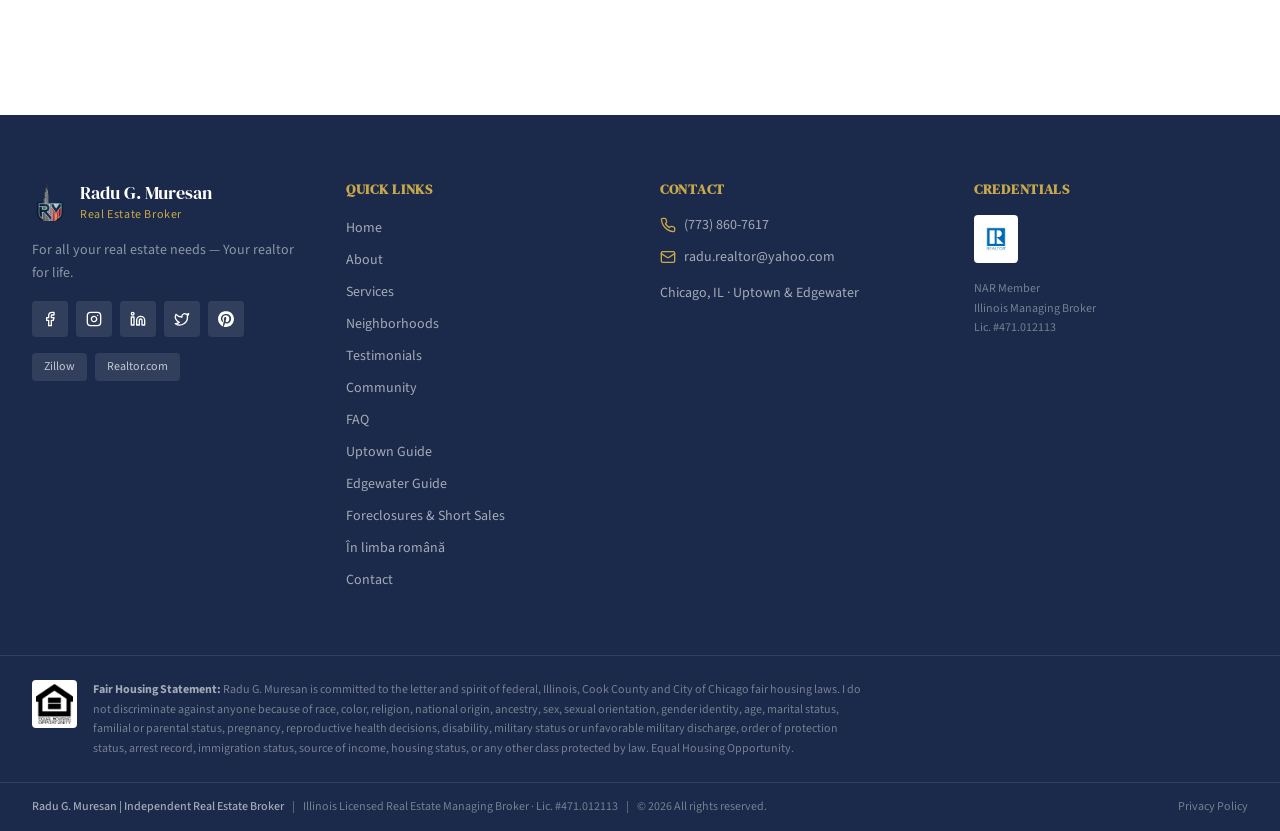
<file: des-plaines-mount-prospect.html>
<!doctype html>
<html lang="en">
  <head>
    <meta charset="UTF-8" />
    <meta name="viewport" content="width=device-width, initial-scale=1.0" />
    <title>Des Plaines &amp; Mount Prospect: Area Guide | Radu G. Muresan</title>
    <meta name="description" content="Guide to Des Plaines &amp; Mount Prospect: ZIP codes, transit, homes and what buyers should know, from Chicago broker Radu G. Muresan." />
    <meta name="author" content="Radu G. Muresan" />
    <meta name="robots" content="index, follow, max-image-preview:large, max-snippet:-1, max-video-preview:-1" />
    <meta name="theme-color" content="#1B2A4A" />
    <link rel="canonical" href="https://radurealtor.com/des-plaines-mount-prospect" />
    <link rel="icon" href="/favicon.ico" sizes="any" />
    <link rel="icon" type="image/png" sizes="32x32" href="/favicon-32.png" />
    <link rel="icon" type="image/png" sizes="192x192" href="/favicon-192.png" />

    <meta property="og:locale" content="en_US" />
    <meta property="og:type" content="website" />
    <meta property="og:site_name" content="Radu G. Muresan | Chicago Real Estate Broker" />
    <meta property="og:title" content="Des Plaines &amp; Mount Prospect: Area Guide | Radu G. Muresan" />
    <meta property="og:description" content="Guide to Des Plaines &amp; Mount Prospect: ZIP codes, transit, homes and what buyers should know, from Chicago broker Radu G. Muresan." />
    <meta property="og:url" content="https://radurealtor.com/des-plaines-mount-prospect" />
    <meta property="og:image" content="https://radurealtor.com/assets/og-chicago-real-estate.jpg" />
    <meta property="og:image:width" content="1200" />
    <meta property="og:image:height" content="630" />
    <meta property="og:image:alt" content="Chicago lakefront and skyline, served by Radu G. Muresan" />
    <meta name="twitter:card" content="summary_large_image" />

    <script type="application/ld+json">
{
  "@context": "https://schema.org",
  "@graph": [
    {
      "@type": "WebPage",
      "@id": "https://radurealtor.com/des-plaines-mount-prospect#webpage",
      "url": "https://radurealtor.com/des-plaines-mount-prospect",
      "name": "Des Plaines & Mount Prospect: Area Guide | Radu G. Muresan",
      "description": "Guide to Des Plaines & Mount Prospect: ZIP codes, transit, homes and what buyers should know, from Chicago broker Radu G. Muresan.",
      "isPartOf": {
        "@id": "https://radurealtor.com/#website"
      },
      "breadcrumb": {
        "@id": "https://radurealtor.com/des-plaines-mount-prospect#breadcrumb"
      },
      "author": {
        "@id": "https://radurealtor.com/#radu"
      },
      "dateModified": "2026-10-24",
      "inLanguage": "en-US",
      "about": [
        {
          "@id": "https://radurealtor.com/des-plaines-mount-prospect#des-plaines"
        },
        {
          "@id": "https://radurealtor.com/des-plaines-mount-prospect#mount-prospect"
        }
      ]
    },
    {
      "@type": "BreadcrumbList",
      "@id": "https://radurealtor.com/des-plaines-mount-prospect#breadcrumb",
      "itemListElement": [
        {
          "@type": "ListItem",
          "position": 1,
          "name": "Home",
          "item": "https://radurealtor.com/"
        },
        {
          "@type": "ListItem",
          "position": 2,
          "name": "Des Plaines & Mount Prospect",
          "item": "https://radurealtor.com/des-plaines-mount-prospect"
        }
      ]
    },
    {
      "@type": "City",
      "@id": "https://radurealtor.com/des-plaines-mount-prospect#des-plaines",
      "name": "Des Plaines, Illinois",
      "sameAs": "https://en.wikipedia.org/wiki/Des_Plaines,_Illinois"
    },
    {
      "@type": "City",
      "@id": "https://radurealtor.com/des-plaines-mount-prospect#mount-prospect",
      "name": "Mount Prospect, Illinois",
      "sameAs": "https://en.wikipedia.org/wiki/Mount_Prospect,_Illinois"
    }
  ]
}
    </script>
    <link rel="preconnect" href="https://fonts.googleapis.com" />
    <link rel="preconnect" href="https://fonts.gstatic.com" crossorigin />
    <link rel="stylesheet" href="https://fonts.googleapis.com/css2?family=DM+Serif+Display:ital@0;1&family=Source+Sans+3:ital,wght@0,300;0,400;0,500;0,600;0,700;1,400&display=swap" media="print" onload="this.media='all'" />
    <noscript><link rel="stylesheet" href="https://fonts.googleapis.com/css2?family=DM+Serif+Display:ital@0;1&family=Source+Sans+3:ital,wght@0,300;0,400;0,500;0,600;0,700;1,400&display=swap" /></noscript>
    <link rel="stylesheet" href="/assets/index-CQzim5FF.css" />
    <style>html{scroll-behavior:smooth}#mobile-menu{overflow-y:auto}#mobile-menu>div{flex-shrink:0}#mobile-menu a.text-xl{padding-top:.4rem;padding-bottom:.4rem}
.page-prose h2{font-family:"DM Serif Display",Georgia,serif;color:#1B2A4A;font-size:1.75rem;line-height:1.2;margin:2.75rem 0 .85rem}
.page-prose h2:first-child{margin-top:0}
.page-prose h3{font-weight:600;color:#1B2A4A;font-size:1.15rem;line-height:1.4;margin:2rem 0 .5rem}
.page-prose p{color:rgba(27,42,74,.78);font-size:1.075rem;line-height:1.75;margin:0 0 1rem}
.page-prose a,.facts a{color:#1B2A4A;text-decoration:underline;text-decoration-color:#C9A84C;text-underline-offset:3px}
.page-prose blockquote{border-left:3px solid #C9A84C;background:#f8f8f6;padding:1rem 1.25rem;margin:0 0 1rem}
.page-prose blockquote p{margin:0 0 .5rem}
.page-prose blockquote footer{font-size:.875rem;color:#9a7b2c;font-weight:600}
.facts dt{font-size:.75rem;font-weight:600;letter-spacing:.12em;text-transform:uppercase;color:#9a7b2c;margin-top:1rem}
.facts dt:first-child{margin-top:0}
.facts dd{margin:.2rem 0 0;color:rgba(27,42,74,.8);line-height:1.6}
.faq-group{border-top:1px solid rgba(27,42,74,.1);padding-top:2.5rem;margin-top:2.5rem}
.page-hero{padding:8rem 0 4rem}@media(min-width:48rem){.page-hero{padding:10rem 0 5rem}}
.btn-outline{border:2px solid rgba(27,42,74,.2)}.btn-outline:hover{border-color:#1B2A4A}
.faq-group:first-child{border-top:0;padding-top:0;margin-top:0}
.sources{padding-left:1.2rem;list-style:disc}.sources li{color:rgba(27,42,74,.78);margin:.25rem 0}.page-prose ol,.page-prose ul.list{padding-left:1.3rem;margin:0 0 1rem}.page-prose ol{list-style:decimal}.page-prose ul.list{list-style:disc}.page-prose li{color:rgba(27,42,74,.78);font-size:1.075rem;line-height:1.7;margin:.35rem 0}.page-prose .note{border-left:3px solid #C9A84C;background:#f8f8f6;padding:1rem 1.25rem;font-size:1rem}</style>
    <script src="/assets/site.js" defer></script>
  </head>
  <body>
    <div id="root"><div class="min-h-screen flex flex-col bg-white"><nav id="site-nav" class="fixed top-0 left-0 right-0 z-50 transition-all duration-500 bg-transparent"><div class="container flex items-center justify-between h-16 md:h-20"><a href="/" class="flex items-center gap-3 shrink-0"><img alt="Radu G. Muresan logo" class="h-12 w-12 object-contain" src="/assets/media/radu-muresan-mark-96.webp" width="96" height="106"><div><span class="text-white font-serif text-lg leading-tight block">Radu G. Muresan</span><span class="text-[#C9A84C] text-xs tracking-wider uppercase">Real Estate Broker</span></div></a><div class="hidden lg:flex items-center gap-1"><a href="/" class="px-3 py-2 text-sm font-medium tracking-wide transition-colors relative text-white/80 hover:text-white">Home<span data-active-bar class="hidden absolute bottom-0 left-3 right-3 h-0.5 bg-[#C9A84C] rounded-full"></span></a><a href="/about" class="px-3 py-2 text-sm font-medium tracking-wide transition-colors relative text-white/80 hover:text-white">About<span data-active-bar class="hidden absolute bottom-0 left-3 right-3 h-0.5 bg-[#C9A84C] rounded-full"></span></a><a href="/#services" class="px-3 py-2 text-sm font-medium tracking-wide transition-colors relative text-white/80 hover:text-white">Services<span data-active-bar class="hidden absolute bottom-0 left-3 right-3 h-0.5 bg-[#C9A84C] rounded-full"></span></a><a href="/#neighborhoods" class="px-3 py-2 text-sm font-medium tracking-wide transition-colors relative text-white/80 hover:text-white">Neighborhoods<span data-active-bar class="hidden absolute bottom-0 left-3 right-3 h-0.5 bg-[#C9A84C] rounded-full"></span></a><a href="/#testimonials" class="px-3 py-2 text-sm font-medium tracking-wide transition-colors relative text-white/80 hover:text-white">Testimonials<span data-active-bar class="hidden absolute bottom-0 left-3 right-3 h-0.5 bg-[#C9A84C] rounded-full"></span></a><a href="/#community" class="px-3 py-2 text-sm font-medium tracking-wide transition-colors relative text-white/80 hover:text-white">Community<span data-active-bar class="hidden absolute bottom-0 left-3 right-3 h-0.5 bg-[#C9A84C] rounded-full"></span></a><a href="/faq" class="px-3 py-2 text-sm font-medium tracking-wide transition-colors relative text-white/80 hover:text-white">FAQ<span data-active-bar class="hidden absolute bottom-0 left-3 right-3 h-0.5 bg-[#C9A84C] rounded-full"></span></a><a href="/#contact" class="px-3 py-2 text-sm font-medium tracking-wide transition-colors relative text-white/80 hover:text-white">Contact<span data-active-bar class="hidden absolute bottom-0 left-3 right-3 h-0.5 bg-[#C9A84C] rounded-full"></span></a><a href="tel:+17738607617" class="ml-4 flex items-center gap-2 bg-[#C9A84C] text-[#1B2A4A] px-4 py-2 rounded text-sm font-semibold hover:bg-[#d4b65e] transition-colors"><svg xmlns="http://www.w3.org/2000/svg" width="24" height="24" viewBox="0 0 24 24" fill="none" stroke="currentColor" stroke-width="2" stroke-linecap="round" stroke-linejoin="round" class="lucide lucide-phone w-4 h-4"><path d="M22 16.92v3a2 2 0 0 1-2.18 2 19.79 19.79 0 0 1-8.63-3.07 19.5 19.5 0 0 1-6-6 19.79 19.79 0 0 1-3.07-8.67A2 2 0 0 1 4.11 2h3a2 2 0 0 1 2 1.72 12.84 12.84 0 0 0 .7 2.81 2 2 0 0 1-.45 2.11L8.09 9.91a16 16 0 0 0 6 6l1.27-1.27a2 2 0 0 1 2.11-.45 12.84 12.84 0 0 0 2.81.7A2 2 0 0 1 22 16.92z"></path></svg>(773) 860-7617</a></div><button id="menu-toggle" type="button" class="lg:hidden text-white p-2" aria-label="Toggle menu" aria-expanded="false" aria-controls="mobile-menu"><svg xmlns="http://www.w3.org/2000/svg" width="24" height="24" viewBox="0 0 24 24" fill="none" stroke="currentColor" stroke-width="2" stroke-linecap="round" stroke-linejoin="round" class="lucide lucide-menu w-6 h-6"><line x1="4" x2="20" y1="12" y2="12"></line><line x1="4" x2="20" y1="6" y2="6"></line><line x1="4" x2="20" y1="18" y2="18"></line></svg></button></div></nav><div id="mobile-menu" class="fixed inset-0 z-40 bg-[#1B2A4A]/98 backdrop-blur-lg hidden flex-col pt-20 lg:hidden"><div class="flex flex-col items-center gap-2 py-8"><a href="/" class="text-xl font-serif py-3 px-6 transition-colors text-white/80">Home</a><a href="/about" class="text-xl font-serif py-3 px-6 transition-colors text-white/80">About</a><a href="/#services" class="text-xl font-serif py-3 px-6 transition-colors text-white/80">Services</a><a href="/#neighborhoods" class="text-xl font-serif py-3 px-6 transition-colors text-white/80">Neighborhoods</a><a href="/#testimonials" class="text-xl font-serif py-3 px-6 transition-colors text-white/80">Testimonials</a><a href="/#community" class="text-xl font-serif py-3 px-6 transition-colors text-white/80">Community</a><a href="/faq" class="text-xl font-serif py-3 px-6 transition-colors text-white/80">FAQ</a><a href="/#contact" class="text-xl font-serif py-3 px-6 transition-colors text-white/80">Contact</a><a href="tel:+17738607617" class="mt-6 flex items-center gap-2 bg-[#C9A84C] text-[#1B2A4A] px-6 py-3 rounded text-lg font-semibold">(773) 860-7617</a></div><div class="mt-auto pb-8 text-center"><p class="text-white/50 text-xs">Radu G. Muresan | Independent Real Estate Broker</p><p class="text-white/40 text-xs mt-1">Illinois Licensed Real Estate Managing Broker · Lic. #471.012113</p></div></div><main class="flex-1"><section class="page-hero relative bg-[#1B2A4A]"><div class="container"><nav aria-label="Breadcrumb" class="text-sm text-white/50 mb-6"><a href="/" class="hover:text-[#C9A84C] transition-colors">Home</a><span class="mx-2">/</span><span class="text-white/80">Des Plaines & Mount Prospect</span></nav><span class="text-[#C9A84C] text-sm font-semibold tracking-[0.2em] uppercase">Northwest Suburbs</span><h1 class="font-serif text-4xl sm:text-5xl md:text-6xl text-white leading-[1.1] mt-2 mb-6">Des Plaines & Mount Prospect: Area Guide</h1><p class="text-white/80 text-lg md:text-xl font-light leading-relaxed max-w-3xl">Des Plaines and Mount Prospect are neighboring northwest suburbs just north of O'Hare, each with a downtown Metra station on the Union Pacific Northwest Line and a wide range of homes, from condos to single-family houses.</p></div></section><section class="section-padding bg-white"><div class="container"><div class="grid lg:grid-cols-5 gap-12 lg:gap-16 items-start"><div class="lg:col-span-3 page-prose"><h2>Des Plaines</h2><p>Des Plaines, just north of O'Hare, is named for the Des Plaines River that runs through it. Its downtown has a Metra station, and Lake Park with Lake Opeka and Rivers Casino are among its landmarks. Homes range from condominiums and townhomes near downtown to single-family neighborhoods.</p><h2>Mount Prospect</h2><p>Mount Prospect is about 20 miles northwest of downtown Chicago and about 4 miles north of O'Hare, with a downtown Metra station and Randhurst Village for shopping. Prospect High School is in the village. Homes are mostly single-family houses, with townhomes and condominiums.</p><h2>What buyers should know</h2><ul class="list"><li><strong>Near O'Hare:</strong> visit a home at different times of day to judge airplane noise.</li><li><strong>Near the river:</strong> parts of Des Plaines are close to the Des Plaines River; ask about flood zones and flood insurance.</li><li><strong>Schools and taxes:</strong> several school and park districts serve each town; check which ones serve a specific address.</li></ul><h2>Working with Radu here</h2><p>I have closed more than a dozen sales and leases in Des Plaines. I work in English and Romanian.</p><div class="mt-12 flex flex-col sm:flex-row gap-4"><a href="/#contact" class="flex items-center justify-center gap-2 bg-[#C9A84C] text-[#1B2A4A] px-8 py-4 rounded font-semibold text-base hover:bg-[#d4b65e] transition-all">Ask about these areas</a><a href="/faq" class="btn-outline flex items-center justify-center gap-2 text-[#1B2A4A] px-8 py-4 rounded font-semibold text-base transition-all">Read the FAQ</a></div><h2>Sources</h2><ul class="sources"><li><a href="https://en.wikipedia.org/wiki/Des_Plaines,_Illinois" target="_blank" rel="noopener noreferrer">Wikipedia: Des Plaines, Illinois</a></li><li><a href="https://en.wikipedia.org/wiki/Mount_Prospect,_Illinois" target="_blank" rel="noopener noreferrer">Wikipedia: Mount Prospect, Illinois</a></li></ul></div><div class="lg:col-span-2 space-y-8"><div class="p-6 bg-[#1B2A4A]/5 rounded-sm"><h2 class="font-serif text-2xl text-[#1B2A4A] mb-4">Des Plaines</h2><dl class="facts"><dt>Type</dt><dd>City, Cook County</dd><dt>ZIP codes</dt><dd>60016, 60018 and 60019</dd><dt>Population</dt><dd>60,675 (2020 Census)</dd><dt>Transit</dt><dd>Metra Union Pacific Northwest Line at Des Plaines and Cumberland; Pace Pulse Dempster Line; I-90 and I-294</dd></dl></div><div class="p-6 bg-[#1B2A4A]/5 rounded-sm"><h2 class="font-serif text-2xl text-[#1B2A4A] mb-4">Mount Prospect</h2><dl class="facts"><dt>Type</dt><dd>Village, Cook County</dd><dt>ZIP code</dt><dd>60056</dd><dt>Population</dt><dd>56,852 (2020 Census)</dd><dt>Transit</dt><dd>Metra Union Pacific Northwest Line at Mount Prospect; Pace buses</dd></dl></div><div class="p-6 bg-[#1B2A4A]/5 rounded-sm"><h2 class="font-serif text-2xl text-[#1B2A4A] mb-4">Talk to Radu</h2><dl class="facts"><dt>Contact</dt><dd>Call or text <a href="tel:+17738607617">(773) 860-7617</a> · <a href="mailto:radu.realtor@yahoo.com">radu.realtor@yahoo.com</a></dd></dl></div></div></div></div></section></main><footer class="bg-[#1B2A4A] text-white"><div class="container py-16"><div class="grid md:grid-cols-2 lg:grid-cols-4 gap-10"><div class="lg:col-span-1"><div class="flex items-center gap-3 mb-4"><img alt="Radu G. Muresan" class="h-10 w-auto" src="/assets/media/radu-muresan-mark-96.webp" width="96" height="106"><div><div class="font-serif text-lg">Radu G. Muresan</div><div class="text-[#C9A84C] text-xs tracking-wider">Real Estate Broker</div></div></div><p class="text-white/50 text-sm leading-relaxed mb-4">For all your real estate needs — Your realtor for life.</p><div class="flex gap-2 flex-wrap"><a href="https://www.facebook.com/Radu.real.estate/" target="_blank" rel="noopener noreferrer" class="w-9 h-9 rounded bg-white/10 flex items-center justify-center hover:bg-[#C9A84C]/20 transition-colors" aria-label="Facebook" title="Facebook"><svg xmlns="http://www.w3.org/2000/svg" width="24" height="24" viewBox="0 0 24 24" fill="none" stroke="currentColor" stroke-width="2" stroke-linecap="round" stroke-linejoin="round" class="lucide lucide-facebook w-4 h-4"><path d="M18 2h-3a5 5 0 0 0-5 5v3H7v4h3v8h4v-8h3l1-4h-4V7a1 1 0 0 1 1-1h3z"></path></svg></a><a href="https://www.instagram.com/radu_muresan_realtor/" target="_blank" rel="noopener noreferrer" class="w-9 h-9 rounded bg-white/10 flex items-center justify-center hover:bg-[#C9A84C]/20 transition-colors" aria-label="Instagram" title="Instagram"><svg xmlns="http://www.w3.org/2000/svg" width="24" height="24" viewBox="0 0 24 24" fill="none" stroke="currentColor" stroke-width="2" stroke-linecap="round" stroke-linejoin="round" class="lucide lucide-instagram w-4 h-4"><rect width="20" height="20" x="2" y="2" rx="5" ry="5"></rect><path d="M16 11.37A4 4 0 1 1 12.63 8 4 4 0 0 1 16 11.37z"></path><line x1="17.5" x2="17.51" y1="6.5" y2="6.5"></line></svg></a><a href="https://www.linkedin.com/in/radu-muresan-re/" target="_blank" rel="noopener noreferrer" class="w-9 h-9 rounded bg-white/10 flex items-center justify-center hover:bg-[#C9A84C]/20 transition-colors" aria-label="LinkedIn" title="LinkedIn"><svg xmlns="http://www.w3.org/2000/svg" width="24" height="24" viewBox="0 0 24 24" fill="none" stroke="currentColor" stroke-width="2" stroke-linecap="round" stroke-linejoin="round" class="lucide lucide-linkedin w-4 h-4"><path d="M16 8a6 6 0 0 1 6 6v7h-4v-7a2 2 0 0 0-2-2 2 2 0 0 0-2 2v7h-4v-7a6 6 0 0 1 6-6z"></path><rect width="4" height="12" x="2" y="9"></rect><circle cx="4" cy="4" r="2"></circle></svg></a><a href="https://x.com/Radu_G_Muresan" target="_blank" rel="noopener noreferrer" class="w-9 h-9 rounded bg-white/10 flex items-center justify-center hover:bg-[#C9A84C]/20 transition-colors" aria-label="X (Twitter)" title="X (Twitter)"><svg xmlns="http://www.w3.org/2000/svg" width="24" height="24" viewBox="0 0 24 24" fill="none" stroke="currentColor" stroke-width="2" stroke-linecap="round" stroke-linejoin="round" class="lucide lucide-twitter w-4 h-4"><path d="M22 4s-.7 2.1-2 3.4c1.6 10-9.4 17.3-18 11.6 2.2.1 4.4-.6 6-2C3 15.5.5 9.6 3 5c2.2 2.6 5.6 4.1 9 4-.9-4.2 4-6.6 7-3.8 1.1 0 3-1.2 3-1.2z"></path></svg></a><a href="https://www.pinterest.com/muresan1977/" target="_blank" rel="noopener noreferrer" class="w-9 h-9 rounded bg-white/10 flex items-center justify-center hover:bg-[#C9A84C]/20 transition-colors" aria-label="Pinterest" title="Pinterest"><svg xmlns="http://www.w3.org/2000/svg" width="24" height="24" viewBox="0 0 24 24" fill="currentColor" aria-hidden="true" class="w-4 h-4"><path d="M12.017 0C5.396 0 .029 5.367.029 11.987c0 5.079 3.158 9.417 7.618 11.162-.105-.949-.199-2.403.041-3.439.219-.937 1.406-5.957 1.406-5.957s-.359-.72-.359-1.781c0-1.663.967-2.911 2.168-2.911 1.024 0 1.518.769 1.518 1.688 0 1.029-.653 2.567-.992 3.992-.285 1.193.6 2.165 1.775 2.165 2.128 0 3.768-2.245 3.768-5.487 0-2.861-2.063-4.869-5.008-4.869-3.41 0-5.409 2.562-5.409 5.199 0 1.033.394 2.143.889 2.741.099.12.112.225.085.345-.09.375-.293 1.199-.334 1.363-.053.225-.172.271-.401.165-1.495-.69-2.433-2.878-2.433-4.646 0-3.776 2.748-7.252 7.92-7.252 4.158 0 7.392 2.967 7.392 6.923 0 4.135-2.607 7.462-6.233 7.462-1.214 0-2.354-.629-2.758-1.379l-.749 2.848c-.269 1.045-1.004 2.352-1.498 3.146 1.123.345 2.306.535 3.55.535 6.607 0 11.985-5.365 11.985-11.987C23.97 5.39 18.592.026 11.985.026L12.017 0z"/></svg></a></div><div class="flex gap-2 flex-wrap mt-4"><a href="https://www.zillow.com/profile/Radu-Muresan" target="_blank" rel="noopener noreferrer" class="px-3 py-1.5 text-xs bg-white/10 rounded hover:bg-[#C9A84C]/20 transition-colors text-white/70 hover:text-white" title="Zillow Profile">Zillow</a><a href="https://www.realtor.com/realestateagents/567ff5897e54f701001ec543" target="_blank" rel="noopener noreferrer" class="px-3 py-1.5 text-xs bg-white/10 rounded hover:bg-[#C9A84C]/20 transition-colors text-white/70 hover:text-white" title="Realtor.com Profile">Realtor.com</a></div></div><div><h4 class="font-semibold text-sm tracking-wider uppercase mb-4 text-[#C9A84C]">Quick Links</h4><ul class="space-y-2"><li><a href="/" class="text-white/60 text-sm hover:text-[#C9A84C] transition-colors">Home</a></li><li><a href="/about" class="text-white/60 text-sm hover:text-[#C9A84C] transition-colors">About</a></li><li><a href="/#services" class="text-white/60 text-sm hover:text-[#C9A84C] transition-colors">Services</a></li><li><a href="/#neighborhoods" class="text-white/60 text-sm hover:text-[#C9A84C] transition-colors">Neighborhoods</a></li><li><a href="/#testimonials" class="text-white/60 text-sm hover:text-[#C9A84C] transition-colors">Testimonials</a></li><li><a href="/#community" class="text-white/60 text-sm hover:text-[#C9A84C] transition-colors">Community</a></li><li><a href="/faq" class="text-white/60 text-sm hover:text-[#C9A84C] transition-colors">FAQ</a></li><li><a href="/uptown" class="text-white/60 text-sm hover:text-[#C9A84C] transition-colors">Uptown Guide</a></li><li><a href="/edgewater" class="text-white/60 text-sm hover:text-[#C9A84C] transition-colors">Edgewater Guide</a></li><li><a href="/foreclosures-short-sales" class="text-white/60 text-sm hover:text-[#C9A84C] transition-colors">Foreclosures &amp; Short Sales</a></li><li><a href="/ro" class="text-white/60 text-sm hover:text-[#C9A84C] transition-colors">În limba română</a></li><li><a href="/#contact" class="text-white/60 text-sm hover:text-[#C9A84C] transition-colors">Contact</a></li></ul></div><div><h4 class="font-semibold text-sm tracking-wider uppercase mb-4 text-[#C9A84C]">Contact</h4><div class="space-y-3 text-sm"><a href="tel:+17738607617" class="flex items-center gap-2 text-white/60 hover:text-white transition-colors"><svg xmlns="http://www.w3.org/2000/svg" width="24" height="24" viewBox="0 0 24 24" fill="none" stroke="currentColor" stroke-width="2" stroke-linecap="round" stroke-linejoin="round" class="lucide lucide-phone w-4 h-4 text-[#C9A84C]"><path d="M22 16.92v3a2 2 0 0 1-2.18 2 19.79 19.79 0 0 1-8.63-3.07 19.5 19.5 0 0 1-6-6 19.79 19.79 0 0 1-3.07-8.67A2 2 0 0 1 4.11 2h3a2 2 0 0 1 2 1.72 12.84 12.84 0 0 0 .7 2.81 2 2 0 0 1-.45 2.11L8.09 9.91a16 16 0 0 0 6 6l1.27-1.27a2 2 0 0 1 2.11-.45 12.84 12.84 0 0 0 2.81.7A2 2 0 0 1 22 16.92z"></path></svg>(773) 860-7617</a><a href="mailto:radu.realtor@yahoo.com" class="flex items-center gap-2 text-white/60 hover:text-white transition-colors"><svg xmlns="http://www.w3.org/2000/svg" width="24" height="24" viewBox="0 0 24 24" fill="none" stroke="currentColor" stroke-width="2" stroke-linecap="round" stroke-linejoin="round" class="lucide lucide-mail w-4 h-4 text-[#C9A84C]"><rect width="20" height="16" x="2" y="4" rx="2"></rect><path d="m22 7-8.97 5.7a1.94 1.94 0 0 1-2.06 0L2 7"></path></svg>radu.realtor@yahoo.com</a><p class="text-white/60 pt-1">Chicago, IL · Uptown &amp; Edgewater</p></div></div><div><h4 class="font-semibold text-sm tracking-wider uppercase mb-4 text-[#C9A84C]">Credentials</h4><div class="flex items-center gap-4 mb-4"><img loading="lazy" decoding="async" alt="Realtor - National Association of Realtors" class="h-12 w-auto bg-white p-1 rounded" src="/assets/media/realtor-logo.webp" width="400" height="444"></div><p class="text-white/40 text-xs leading-relaxed">NAR Member<br>Illinois Managing Broker<br>Lic. #471.012113</p></div></div></div><div class="border-t border-white/10"><div class="container py-6 flex items-start gap-4"><img loading="lazy" decoding="async" alt="Equal Housing Opportunity" class="h-12 w-auto bg-white p-1 rounded shrink-0" src="/assets/media/equal-housing-opportunity.webp" width="350" height="375"><p class="text-white/40 text-xs leading-relaxed max-w-3xl"><strong class="text-white/60">Fair Housing Statement:</strong> Radu G. Muresan is committed to the letter and spirit of federal, Illinois, Cook County and City of Chicago fair housing laws. I do not discriminate against anyone because of race, color, religion, national origin, ancestry, sex, sexual orientation, gender identity, age, marital status, familial or parental status, pregnancy, reproductive health decisions, disability, military status or unfavorable military discharge, order of protection status, arrest record, immigration status, source of income, housing status, or any other class protected by law. Equal Housing Opportunity.</p></div></div><div class="border-t border-white/10"><div class="container py-4 flex flex-col md:flex-row items-center justify-between gap-3"><div class="text-white/40 text-xs text-center md:text-left"><span class="font-medium text-white/60">Radu G. Muresan | Independent Real Estate Broker</span><span class="mx-2">|</span>Illinois Licensed Real Estate Managing Broker · Lic. #471.012113<span class="mx-2">|</span>© 2026 All rights reserved.</div><div class="flex items-center gap-4 text-xs"><a href="/privacy" class="text-white/40 hover:text-[#C9A84C] transition-colors">Privacy Policy</a></div></div></div></footer></div></div>
  </body>
</html>
</file>
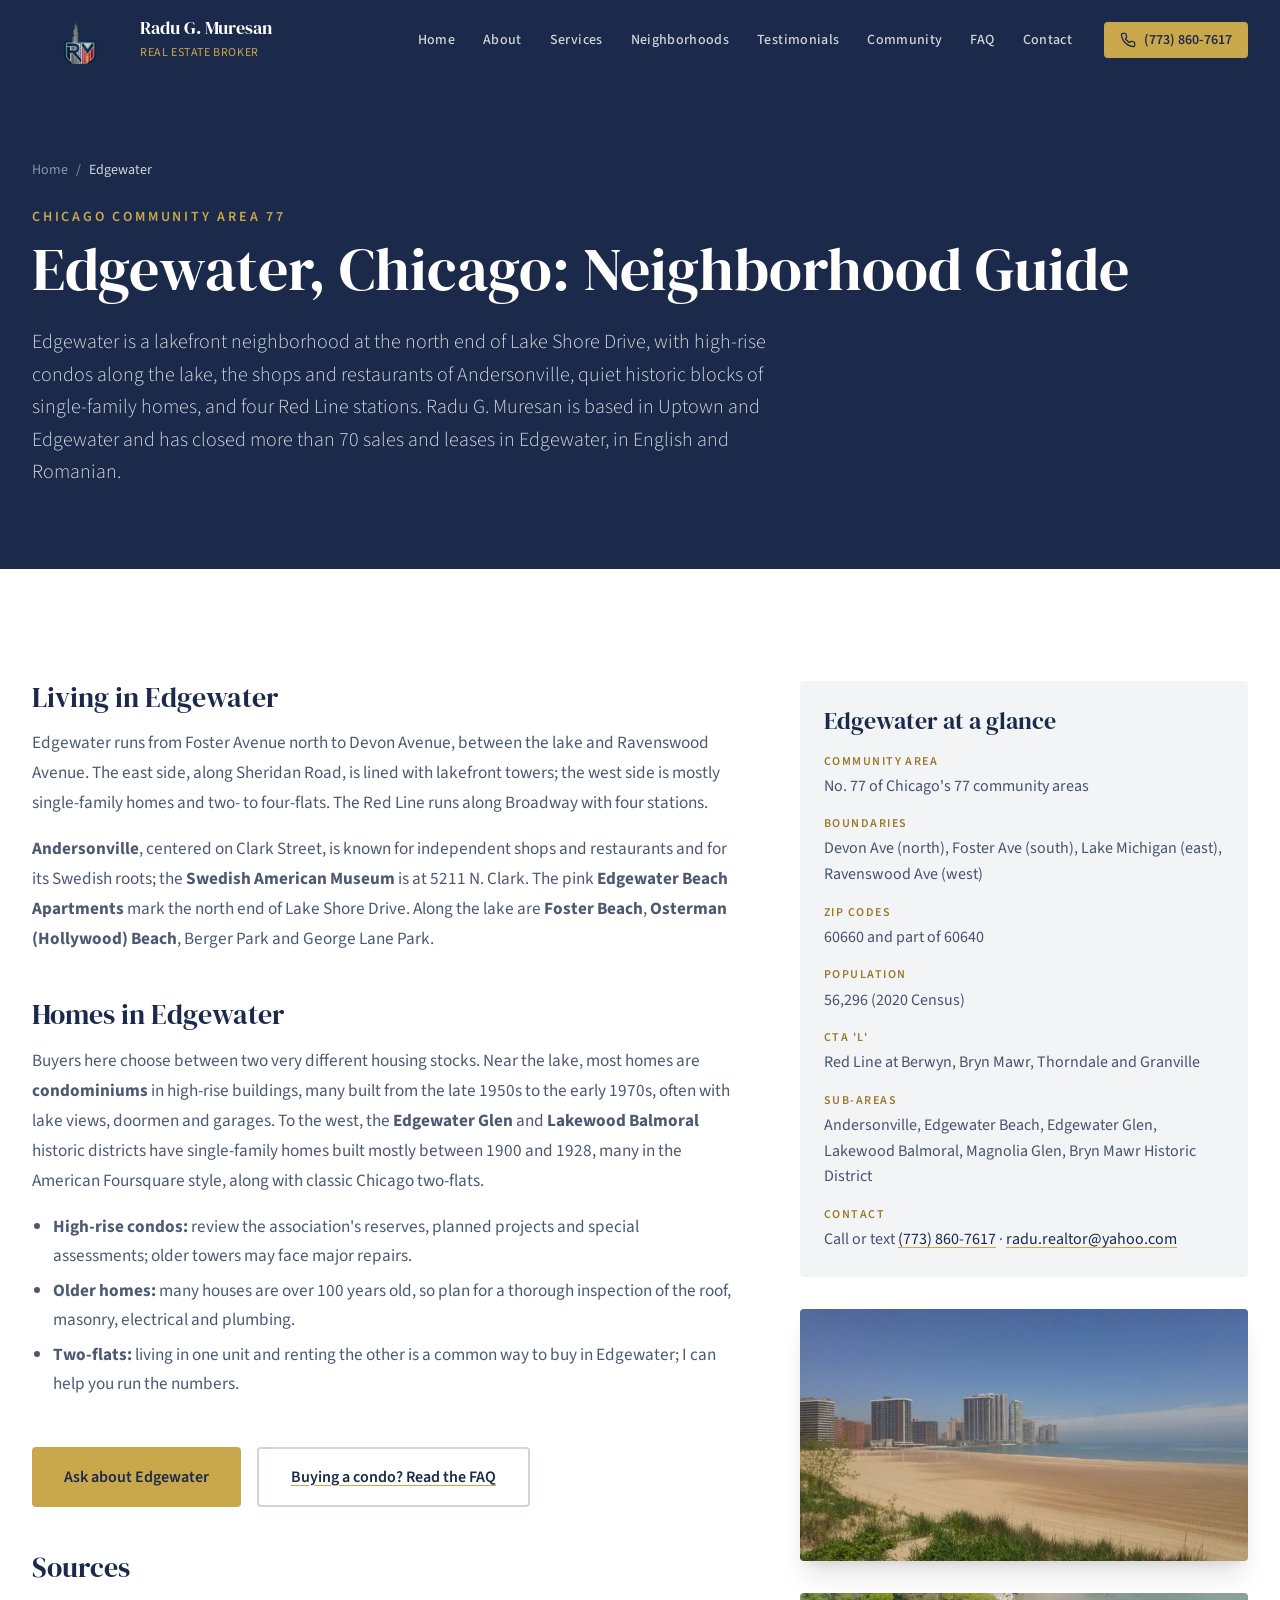
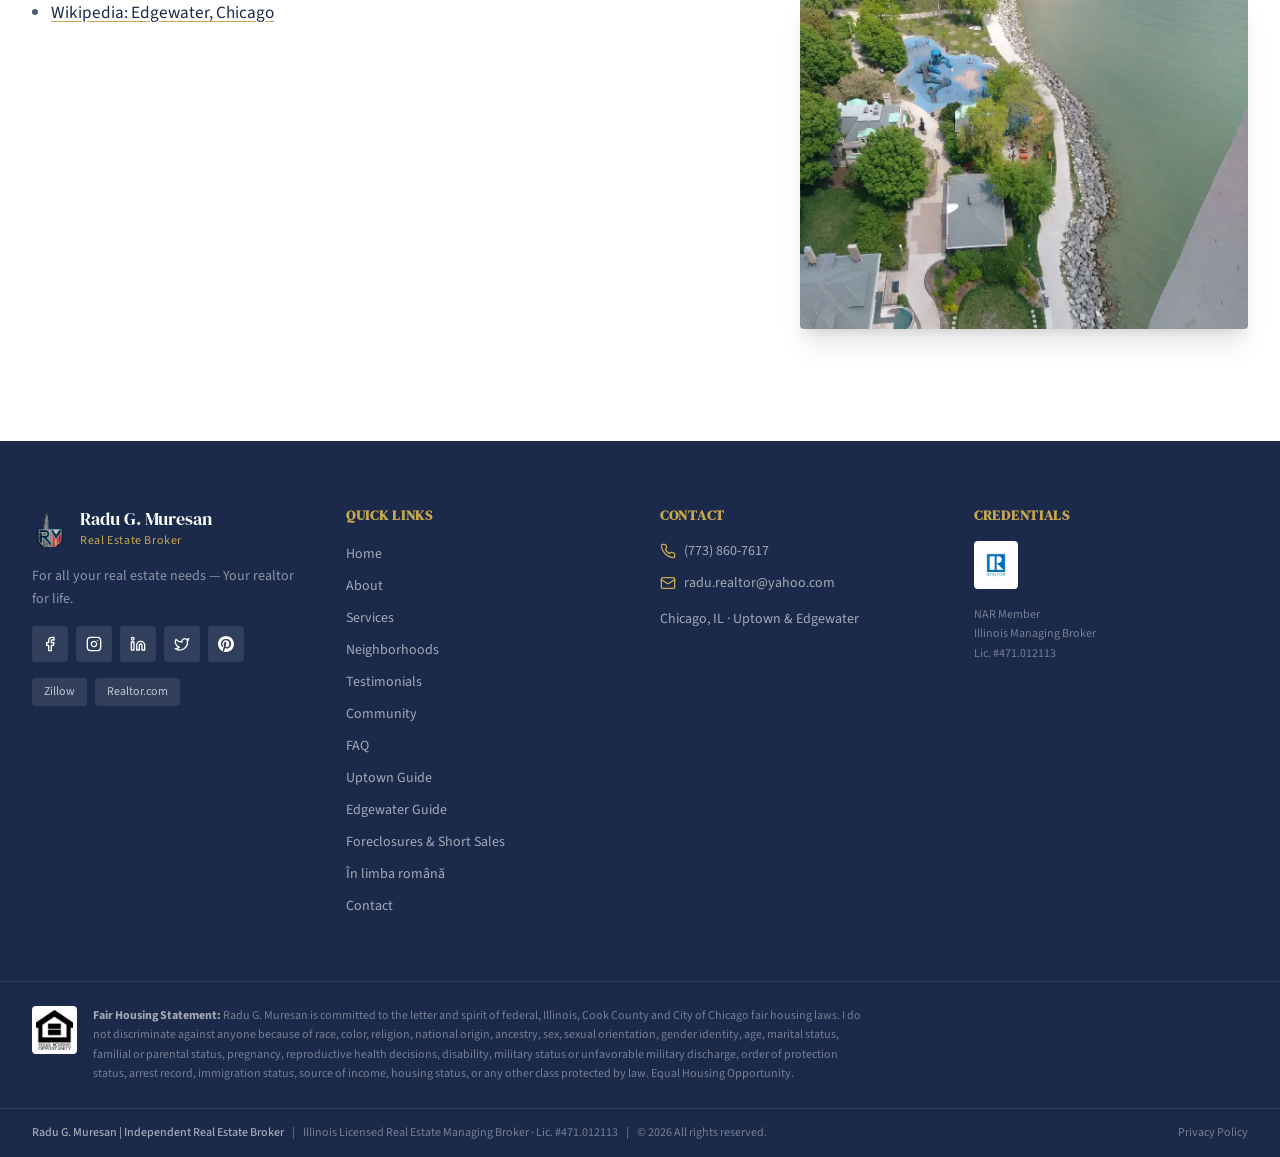
<file: edgewater.html>
<!doctype html>
<html lang="en">
  <head>
    <meta charset="UTF-8" />
    <meta name="viewport" content="width=device-width, initial-scale=1.0" />
    <title>Edgewater, Chicago: Neighborhood Guide | Radu G. Muresan</title>
    <meta name="description" content="Guide to Edgewater, Chicago: boundaries, ZIP codes, CTA stations, housing and what buyers should know, from local broker Radu G. Muresan." />
    <meta name="author" content="Radu G. Muresan" />
    <meta name="robots" content="index, follow, max-image-preview:large, max-snippet:-1, max-video-preview:-1" />
    <meta name="theme-color" content="#1B2A4A" />
    <link rel="canonical" href="https://radurealtor.com/edgewater" />
    <link rel="icon" href="/favicon.ico" sizes="any" />
    <link rel="icon" type="image/png" sizes="32x32" href="/favicon-32.png" />
    <link rel="icon" type="image/png" sizes="192x192" href="/favicon-192.png" />

    <meta property="og:locale" content="en_US" />
    <meta property="og:type" content="website" />
    <meta property="og:site_name" content="Radu G. Muresan | Chicago Real Estate Broker" />
    <meta property="og:title" content="Edgewater, Chicago: Neighborhood Guide | Radu G. Muresan" />
    <meta property="og:description" content="Guide to Edgewater, Chicago: boundaries, ZIP codes, CTA stations, housing and what buyers should know, from local broker Radu G. Muresan." />
    <meta property="og:url" content="https://radurealtor.com/edgewater" />
    <meta property="og:image" content="https://radurealtor.com/assets/og-chicago-real-estate.jpg" />
    <meta property="og:image:width" content="1200" />
    <meta property="og:image:height" content="630" />
    <meta property="og:image:alt" content="Chicago lakefront and skyline, served by Radu G. Muresan" />
    <meta name="twitter:card" content="summary_large_image" />

    <script type="application/ld+json">
{
  "@context": "https://schema.org",
  "@graph": [
    {
      "@type": "WebPage",
      "@id": "https://radurealtor.com/edgewater#webpage",
      "url": "https://radurealtor.com/edgewater",
      "name": "Edgewater, Chicago: Neighborhood Guide | Radu G. Muresan",
      "description": "Guide to Edgewater, Chicago: boundaries, ZIP codes, CTA stations, housing and what buyers should know, from local broker Radu G. Muresan.",
      "isPartOf": {
        "@id": "https://radurealtor.com/#website"
      },
      "breadcrumb": {
        "@id": "https://radurealtor.com/edgewater#breadcrumb"
      },
      "author": {
        "@id": "https://radurealtor.com/#radu"
      },
      "dateModified": "2026-10-24",
      "inLanguage": "en-US",
      "about": {
        "@id": "https://radurealtor.com/edgewater#place"
      }
    },
    {
      "@type": "BreadcrumbList",
      "@id": "https://radurealtor.com/edgewater#breadcrumb",
      "itemListElement": [
        {
          "@type": "ListItem",
          "position": 1,
          "name": "Home",
          "item": "https://radurealtor.com/"
        },
        {
          "@type": "ListItem",
          "position": 2,
          "name": "Edgewater",
          "item": "https://radurealtor.com/edgewater"
        }
      ]
    },
    {
      "@type": "Place",
      "@id": "https://radurealtor.com/edgewater#place",
      "name": "Edgewater, Chicago",
      "sameAs": "https://en.wikipedia.org/wiki/Edgewater,_Chicago",
      "containedInPlace": {
        "@type": "City",
        "name": "Chicago",
        "sameAs": "https://www.wikidata.org/wiki/Q1297"
      }
    }
  ]
}
    </script>
    <link rel="preconnect" href="https://fonts.googleapis.com" />
    <link rel="preconnect" href="https://fonts.gstatic.com" crossorigin />
    <link rel="stylesheet" href="https://fonts.googleapis.com/css2?family=DM+Serif+Display:ital@0;1&family=Source+Sans+3:ital,wght@0,300;0,400;0,500;0,600;0,700;1,400&display=swap" media="print" onload="this.media='all'" />
    <noscript><link rel="stylesheet" href="https://fonts.googleapis.com/css2?family=DM+Serif+Display:ital@0;1&family=Source+Sans+3:ital,wght@0,300;0,400;0,500;0,600;0,700;1,400&display=swap" /></noscript>
    <link rel="stylesheet" href="/assets/index-CQzim5FF.css" />
    <style>html{scroll-behavior:smooth}#mobile-menu{overflow-y:auto}#mobile-menu>div{flex-shrink:0}#mobile-menu a.text-xl{padding-top:.4rem;padding-bottom:.4rem}
.page-prose h2{font-family:"DM Serif Display",Georgia,serif;color:#1B2A4A;font-size:1.75rem;line-height:1.2;margin:2.75rem 0 .85rem}
.page-prose h2:first-child{margin-top:0}
.page-prose h3{font-weight:600;color:#1B2A4A;font-size:1.15rem;line-height:1.4;margin:2rem 0 .5rem}
.page-prose p{color:rgba(27,42,74,.78);font-size:1.075rem;line-height:1.75;margin:0 0 1rem}
.page-prose a,.facts a{color:#1B2A4A;text-decoration:underline;text-decoration-color:#C9A84C;text-underline-offset:3px}
.page-prose blockquote{border-left:3px solid #C9A84C;background:#f8f8f6;padding:1rem 1.25rem;margin:0 0 1rem}
.page-prose blockquote p{margin:0 0 .5rem}
.page-prose blockquote footer{font-size:.875rem;color:#9a7b2c;font-weight:600}
.facts dt{font-size:.75rem;font-weight:600;letter-spacing:.12em;text-transform:uppercase;color:#9a7b2c;margin-top:1rem}
.facts dt:first-child{margin-top:0}
.facts dd{margin:.2rem 0 0;color:rgba(27,42,74,.8);line-height:1.6}
.faq-group{border-top:1px solid rgba(27,42,74,.1);padding-top:2.5rem;margin-top:2.5rem}
.page-hero{padding:8rem 0 4rem}@media(min-width:48rem){.page-hero{padding:10rem 0 5rem}}
.btn-outline{border:2px solid rgba(27,42,74,.2)}.btn-outline:hover{border-color:#1B2A4A}
.faq-group:first-child{border-top:0;padding-top:0;margin-top:0}
.sources{padding-left:1.2rem;list-style:disc}.sources li{color:rgba(27,42,74,.78);margin:.25rem 0}.page-prose ol,.page-prose ul.list{padding-left:1.3rem;margin:0 0 1rem}.page-prose ol{list-style:decimal}.page-prose ul.list{list-style:disc}.page-prose li{color:rgba(27,42,74,.78);font-size:1.075rem;line-height:1.7;margin:.35rem 0}.page-prose .note{border-left:3px solid #C9A84C;background:#f8f8f6;padding:1rem 1.25rem;font-size:1rem}</style>
    <script src="/assets/site.js" defer></script>
  </head>
  <body>
    <div id="root"><div class="min-h-screen flex flex-col bg-white"><nav id="site-nav" class="fixed top-0 left-0 right-0 z-50 transition-all duration-500 bg-transparent"><div class="container flex items-center justify-between h-16 md:h-20"><a href="/" class="flex items-center gap-3 shrink-0"><img alt="Radu G. Muresan logo" class="h-12 w-12 object-contain" src="/assets/media/radu-muresan-mark-96.webp" width="96" height="106"><div><span class="text-white font-serif text-lg leading-tight block">Radu G. Muresan</span><span class="text-[#C9A84C] text-xs tracking-wider uppercase">Real Estate Broker</span></div></a><div class="hidden lg:flex items-center gap-1"><a href="/" class="px-3 py-2 text-sm font-medium tracking-wide transition-colors relative text-white/80 hover:text-white">Home<span data-active-bar class="hidden absolute bottom-0 left-3 right-3 h-0.5 bg-[#C9A84C] rounded-full"></span></a><a href="/about" class="px-3 py-2 text-sm font-medium tracking-wide transition-colors relative text-white/80 hover:text-white">About<span data-active-bar class="hidden absolute bottom-0 left-3 right-3 h-0.5 bg-[#C9A84C] rounded-full"></span></a><a href="/#services" class="px-3 py-2 text-sm font-medium tracking-wide transition-colors relative text-white/80 hover:text-white">Services<span data-active-bar class="hidden absolute bottom-0 left-3 right-3 h-0.5 bg-[#C9A84C] rounded-full"></span></a><a href="/#neighborhoods" class="px-3 py-2 text-sm font-medium tracking-wide transition-colors relative text-white/80 hover:text-white">Neighborhoods<span data-active-bar class="hidden absolute bottom-0 left-3 right-3 h-0.5 bg-[#C9A84C] rounded-full"></span></a><a href="/#testimonials" class="px-3 py-2 text-sm font-medium tracking-wide transition-colors relative text-white/80 hover:text-white">Testimonials<span data-active-bar class="hidden absolute bottom-0 left-3 right-3 h-0.5 bg-[#C9A84C] rounded-full"></span></a><a href="/#community" class="px-3 py-2 text-sm font-medium tracking-wide transition-colors relative text-white/80 hover:text-white">Community<span data-active-bar class="hidden absolute bottom-0 left-3 right-3 h-0.5 bg-[#C9A84C] rounded-full"></span></a><a href="/faq" class="px-3 py-2 text-sm font-medium tracking-wide transition-colors relative text-white/80 hover:text-white">FAQ<span data-active-bar class="hidden absolute bottom-0 left-3 right-3 h-0.5 bg-[#C9A84C] rounded-full"></span></a><a href="/#contact" class="px-3 py-2 text-sm font-medium tracking-wide transition-colors relative text-white/80 hover:text-white">Contact<span data-active-bar class="hidden absolute bottom-0 left-3 right-3 h-0.5 bg-[#C9A84C] rounded-full"></span></a><a href="tel:+17738607617" class="ml-4 flex items-center gap-2 bg-[#C9A84C] text-[#1B2A4A] px-4 py-2 rounded text-sm font-semibold hover:bg-[#d4b65e] transition-colors"><svg xmlns="http://www.w3.org/2000/svg" width="24" height="24" viewBox="0 0 24 24" fill="none" stroke="currentColor" stroke-width="2" stroke-linecap="round" stroke-linejoin="round" class="lucide lucide-phone w-4 h-4"><path d="M22 16.92v3a2 2 0 0 1-2.18 2 19.79 19.79 0 0 1-8.63-3.07 19.5 19.5 0 0 1-6-6 19.79 19.79 0 0 1-3.07-8.67A2 2 0 0 1 4.11 2h3a2 2 0 0 1 2 1.72 12.84 12.84 0 0 0 .7 2.81 2 2 0 0 1-.45 2.11L8.09 9.91a16 16 0 0 0 6 6l1.27-1.27a2 2 0 0 1 2.11-.45 12.84 12.84 0 0 0 2.81.7A2 2 0 0 1 22 16.92z"></path></svg>(773) 860-7617</a></div><button id="menu-toggle" type="button" class="lg:hidden text-white p-2" aria-label="Toggle menu" aria-expanded="false" aria-controls="mobile-menu"><svg xmlns="http://www.w3.org/2000/svg" width="24" height="24" viewBox="0 0 24 24" fill="none" stroke="currentColor" stroke-width="2" stroke-linecap="round" stroke-linejoin="round" class="lucide lucide-menu w-6 h-6"><line x1="4" x2="20" y1="12" y2="12"></line><line x1="4" x2="20" y1="6" y2="6"></line><line x1="4" x2="20" y1="18" y2="18"></line></svg></button></div></nav><div id="mobile-menu" class="fixed inset-0 z-40 bg-[#1B2A4A]/98 backdrop-blur-lg hidden flex-col pt-20 lg:hidden"><div class="flex flex-col items-center gap-2 py-8"><a href="/" class="text-xl font-serif py-3 px-6 transition-colors text-white/80">Home</a><a href="/about" class="text-xl font-serif py-3 px-6 transition-colors text-white/80">About</a><a href="/#services" class="text-xl font-serif py-3 px-6 transition-colors text-white/80">Services</a><a href="/#neighborhoods" class="text-xl font-serif py-3 px-6 transition-colors text-white/80">Neighborhoods</a><a href="/#testimonials" class="text-xl font-serif py-3 px-6 transition-colors text-white/80">Testimonials</a><a href="/#community" class="text-xl font-serif py-3 px-6 transition-colors text-white/80">Community</a><a href="/faq" class="text-xl font-serif py-3 px-6 transition-colors text-white/80">FAQ</a><a href="/#contact" class="text-xl font-serif py-3 px-6 transition-colors text-white/80">Contact</a><a href="tel:+17738607617" class="mt-6 flex items-center gap-2 bg-[#C9A84C] text-[#1B2A4A] px-6 py-3 rounded text-lg font-semibold">(773) 860-7617</a></div><div class="mt-auto pb-8 text-center"><p class="text-white/50 text-xs">Radu G. Muresan | Independent Real Estate Broker</p><p class="text-white/40 text-xs mt-1">Illinois Licensed Real Estate Managing Broker · Lic. #471.012113</p></div></div><main class="flex-1"><section class="page-hero relative bg-[#1B2A4A]"><div class="container"><nav aria-label="Breadcrumb" class="text-sm text-white/50 mb-6"><a href="/" class="hover:text-[#C9A84C] transition-colors">Home</a><span class="mx-2">/</span><span class="text-white/80">Edgewater</span></nav><span class="text-[#C9A84C] text-sm font-semibold tracking-[0.2em] uppercase">Chicago Community Area 77</span><h1 class="font-serif text-4xl sm:text-5xl md:text-6xl text-white leading-[1.1] mt-2 mb-6">Edgewater, Chicago: Neighborhood Guide</h1><p class="text-white/80 text-lg md:text-xl font-light leading-relaxed max-w-3xl">Edgewater is a lakefront neighborhood at the north end of Lake Shore Drive, with high-rise condos along the lake, the shops and restaurants of Andersonville, quiet historic blocks of single-family homes, and four Red Line stations. Radu G. Muresan is based in Uptown and Edgewater and has closed more than 70 sales and leases in Edgewater, in English and Romanian.</p></div></section><section class="section-padding bg-white"><div class="container"><div class="grid lg:grid-cols-5 gap-12 lg:gap-16 items-start"><div class="lg:col-span-3 page-prose">
<h2>Living in Edgewater</h2>
<p>Edgewater runs from Foster Avenue north to Devon Avenue, between the lake and Ravenswood Avenue. The east side, along Sheridan Road, is lined with lakefront towers; the west side is mostly single-family homes and two- to four-flats. The Red Line runs along Broadway with four stations.</p>
<p><strong>Andersonville</strong>, centered on Clark Street, is known for independent shops and restaurants and for its Swedish roots; the <strong>Swedish American Museum</strong> is at 5211 N. Clark. The pink <strong>Edgewater Beach Apartments</strong> mark the north end of Lake Shore Drive. Along the lake are <strong>Foster Beach</strong>, <strong>Osterman (Hollywood) Beach</strong>, Berger Park and George Lane Park.</p>

<h2>Homes in Edgewater</h2>
<p>Buyers here choose between two very different housing stocks. Near the lake, most homes are <strong>condominiums</strong> in high-rise buildings, many built from the late 1950s to the early 1970s, often with lake views, doormen and garages. To the west, the <strong>Edgewater Glen</strong> and <strong>Lakewood Balmoral</strong> historic districts have single-family homes built mostly between 1900 and 1928, many in the American Foursquare style, along with classic Chicago two-flats.</p>
<ul class="list">
<li><strong>High-rise condos:</strong> review the association's reserves, planned projects and special assessments; older towers may face major repairs.</li>
<li><strong>Older homes:</strong> many houses are over 100 years old, so plan for a thorough inspection of the roof, masonry, electrical and plumbing.</li>
<li><strong>Two-flats:</strong> living in one unit and renting the other is a common way to buy in Edgewater; I can help you run the numbers.</li>
</ul>
<div class="mt-12 flex flex-col sm:flex-row gap-4"><a href="/#contact" class="flex items-center justify-center gap-2 bg-[#C9A84C] text-[#1B2A4A] px-8 py-4 rounded font-semibold text-base hover:bg-[#d4b65e] transition-all">Ask about Edgewater</a><a href="/faq" class="btn-outline flex items-center justify-center gap-2 text-[#1B2A4A] px-8 py-4 rounded font-semibold text-base transition-all">Buying a condo? Read the FAQ</a></div><h2>Sources</h2><ul class="sources"><li><a href="https://en.wikipedia.org/wiki/Edgewater,_Chicago" target="_blank" rel="noopener noreferrer">Wikipedia: Edgewater, Chicago</a></li></ul></div><div class="lg:col-span-2 space-y-8"><div class="p-6 bg-[#1B2A4A]/5 rounded-sm"><h2 class="font-serif text-2xl text-[#1B2A4A] mb-4">Edgewater at a glance</h2><dl class="facts"><dt>Community area</dt><dd>No. 77 of Chicago's 77 community areas</dd><dt>Boundaries</dt><dd>Devon Ave (north), Foster Ave (south), Lake Michigan (east), Ravenswood Ave (west)</dd><dt>ZIP codes</dt><dd>60660 and part of 60640</dd><dt>Population</dt><dd>56,296 (2020 Census)</dd><dt>CTA 'L'</dt><dd>Red Line at Berwyn, Bryn Mawr, Thorndale and Granville</dd><dt>Sub-areas</dt><dd>Andersonville, Edgewater Beach, Edgewater Glen, Lakewood Balmoral, Magnolia Glen, Bryn Mawr Historic District</dd><dt>Contact</dt><dd>Call or text <a href="tel:+17738607617">(773) 860-7617</a> · <a href="mailto:radu.realtor@yahoo.com">radu.realtor@yahoo.com</a></dd></dl></div><img loading="lazy" decoding="async" alt="Edgewater, Chicago from above" class="w-full rounded-sm shadow-xl object-cover " src="/assets/media/edgewater-aerial-view.webp" width="1280" height="720"><img loading="lazy" decoding="async" alt="Edgewater lakefront" class="w-full rounded-sm shadow-xl object-cover aspect-[4/3]" src="/assets/media/edgewater-lakefront.webp" width="960" height="1280"></div></div></div></section></main><footer class="bg-[#1B2A4A] text-white"><div class="container py-16"><div class="grid md:grid-cols-2 lg:grid-cols-4 gap-10"><div class="lg:col-span-1"><div class="flex items-center gap-3 mb-4"><img alt="Radu G. Muresan" class="h-10 w-auto" src="/assets/media/radu-muresan-mark-96.webp" width="96" height="106"><div><div class="font-serif text-lg">Radu G. Muresan</div><div class="text-[#C9A84C] text-xs tracking-wider">Real Estate Broker</div></div></div><p class="text-white/50 text-sm leading-relaxed mb-4">For all your real estate needs — Your realtor for life.</p><div class="flex gap-2 flex-wrap"><a href="https://www.facebook.com/Radu.real.estate/" target="_blank" rel="noopener noreferrer" class="w-9 h-9 rounded bg-white/10 flex items-center justify-center hover:bg-[#C9A84C]/20 transition-colors" aria-label="Facebook" title="Facebook"><svg xmlns="http://www.w3.org/2000/svg" width="24" height="24" viewBox="0 0 24 24" fill="none" stroke="currentColor" stroke-width="2" stroke-linecap="round" stroke-linejoin="round" class="lucide lucide-facebook w-4 h-4"><path d="M18 2h-3a5 5 0 0 0-5 5v3H7v4h3v8h4v-8h3l1-4h-4V7a1 1 0 0 1 1-1h3z"></path></svg></a><a href="https://www.instagram.com/radu_muresan_realtor/" target="_blank" rel="noopener noreferrer" class="w-9 h-9 rounded bg-white/10 flex items-center justify-center hover:bg-[#C9A84C]/20 transition-colors" aria-label="Instagram" title="Instagram"><svg xmlns="http://www.w3.org/2000/svg" width="24" height="24" viewBox="0 0 24 24" fill="none" stroke="currentColor" stroke-width="2" stroke-linecap="round" stroke-linejoin="round" class="lucide lucide-instagram w-4 h-4"><rect width="20" height="20" x="2" y="2" rx="5" ry="5"></rect><path d="M16 11.37A4 4 0 1 1 12.63 8 4 4 0 0 1 16 11.37z"></path><line x1="17.5" x2="17.51" y1="6.5" y2="6.5"></line></svg></a><a href="https://www.linkedin.com/in/radu-muresan-re/" target="_blank" rel="noopener noreferrer" class="w-9 h-9 rounded bg-white/10 flex items-center justify-center hover:bg-[#C9A84C]/20 transition-colors" aria-label="LinkedIn" title="LinkedIn"><svg xmlns="http://www.w3.org/2000/svg" width="24" height="24" viewBox="0 0 24 24" fill="none" stroke="currentColor" stroke-width="2" stroke-linecap="round" stroke-linejoin="round" class="lucide lucide-linkedin w-4 h-4"><path d="M16 8a6 6 0 0 1 6 6v7h-4v-7a2 2 0 0 0-2-2 2 2 0 0 0-2 2v7h-4v-7a6 6 0 0 1 6-6z"></path><rect width="4" height="12" x="2" y="9"></rect><circle cx="4" cy="4" r="2"></circle></svg></a><a href="https://x.com/Radu_G_Muresan" target="_blank" rel="noopener noreferrer" class="w-9 h-9 rounded bg-white/10 flex items-center justify-center hover:bg-[#C9A84C]/20 transition-colors" aria-label="X (Twitter)" title="X (Twitter)"><svg xmlns="http://www.w3.org/2000/svg" width="24" height="24" viewBox="0 0 24 24" fill="none" stroke="currentColor" stroke-width="2" stroke-linecap="round" stroke-linejoin="round" class="lucide lucide-twitter w-4 h-4"><path d="M22 4s-.7 2.1-2 3.4c1.6 10-9.4 17.3-18 11.6 2.2.1 4.4-.6 6-2C3 15.5.5 9.6 3 5c2.2 2.6 5.6 4.1 9 4-.9-4.2 4-6.6 7-3.8 1.1 0 3-1.2 3-1.2z"></path></svg></a><a href="https://www.pinterest.com/muresan1977/" target="_blank" rel="noopener noreferrer" class="w-9 h-9 rounded bg-white/10 flex items-center justify-center hover:bg-[#C9A84C]/20 transition-colors" aria-label="Pinterest" title="Pinterest"><svg xmlns="http://www.w3.org/2000/svg" width="24" height="24" viewBox="0 0 24 24" fill="currentColor" aria-hidden="true" class="w-4 h-4"><path d="M12.017 0C5.396 0 .029 5.367.029 11.987c0 5.079 3.158 9.417 7.618 11.162-.105-.949-.199-2.403.041-3.439.219-.937 1.406-5.957 1.406-5.957s-.359-.72-.359-1.781c0-1.663.967-2.911 2.168-2.911 1.024 0 1.518.769 1.518 1.688 0 1.029-.653 2.567-.992 3.992-.285 1.193.6 2.165 1.775 2.165 2.128 0 3.768-2.245 3.768-5.487 0-2.861-2.063-4.869-5.008-4.869-3.41 0-5.409 2.562-5.409 5.199 0 1.033.394 2.143.889 2.741.099.12.112.225.085.345-.09.375-.293 1.199-.334 1.363-.053.225-.172.271-.401.165-1.495-.69-2.433-2.878-2.433-4.646 0-3.776 2.748-7.252 7.92-7.252 4.158 0 7.392 2.967 7.392 6.923 0 4.135-2.607 7.462-6.233 7.462-1.214 0-2.354-.629-2.758-1.379l-.749 2.848c-.269 1.045-1.004 2.352-1.498 3.146 1.123.345 2.306.535 3.55.535 6.607 0 11.985-5.365 11.985-11.987C23.97 5.39 18.592.026 11.985.026L12.017 0z"/></svg></a></div><div class="flex gap-2 flex-wrap mt-4"><a href="https://www.zillow.com/profile/Radu-Muresan" target="_blank" rel="noopener noreferrer" class="px-3 py-1.5 text-xs bg-white/10 rounded hover:bg-[#C9A84C]/20 transition-colors text-white/70 hover:text-white" title="Zillow Profile">Zillow</a><a href="https://www.realtor.com/realestateagents/567ff5897e54f701001ec543" target="_blank" rel="noopener noreferrer" class="px-3 py-1.5 text-xs bg-white/10 rounded hover:bg-[#C9A84C]/20 transition-colors text-white/70 hover:text-white" title="Realtor.com Profile">Realtor.com</a></div></div><div><h4 class="font-semibold text-sm tracking-wider uppercase mb-4 text-[#C9A84C]">Quick Links</h4><ul class="space-y-2"><li><a href="/" class="text-white/60 text-sm hover:text-[#C9A84C] transition-colors">Home</a></li><li><a href="/about" class="text-white/60 text-sm hover:text-[#C9A84C] transition-colors">About</a></li><li><a href="/#services" class="text-white/60 text-sm hover:text-[#C9A84C] transition-colors">Services</a></li><li><a href="/#neighborhoods" class="text-white/60 text-sm hover:text-[#C9A84C] transition-colors">Neighborhoods</a></li><li><a href="/#testimonials" class="text-white/60 text-sm hover:text-[#C9A84C] transition-colors">Testimonials</a></li><li><a href="/#community" class="text-white/60 text-sm hover:text-[#C9A84C] transition-colors">Community</a></li><li><a href="/faq" class="text-white/60 text-sm hover:text-[#C9A84C] transition-colors">FAQ</a></li><li><a href="/uptown" class="text-white/60 text-sm hover:text-[#C9A84C] transition-colors">Uptown Guide</a></li><li><a href="/edgewater" class="text-white/60 text-sm hover:text-[#C9A84C] transition-colors">Edgewater Guide</a></li><li><a href="/foreclosures-short-sales" class="text-white/60 text-sm hover:text-[#C9A84C] transition-colors">Foreclosures &amp; Short Sales</a></li><li><a href="/ro" class="text-white/60 text-sm hover:text-[#C9A84C] transition-colors">În limba română</a></li><li><a href="/#contact" class="text-white/60 text-sm hover:text-[#C9A84C] transition-colors">Contact</a></li></ul></div><div><h4 class="font-semibold text-sm tracking-wider uppercase mb-4 text-[#C9A84C]">Contact</h4><div class="space-y-3 text-sm"><a href="tel:+17738607617" class="flex items-center gap-2 text-white/60 hover:text-white transition-colors"><svg xmlns="http://www.w3.org/2000/svg" width="24" height="24" viewBox="0 0 24 24" fill="none" stroke="currentColor" stroke-width="2" stroke-linecap="round" stroke-linejoin="round" class="lucide lucide-phone w-4 h-4 text-[#C9A84C]"><path d="M22 16.92v3a2 2 0 0 1-2.18 2 19.79 19.79 0 0 1-8.63-3.07 19.5 19.5 0 0 1-6-6 19.79 19.79 0 0 1-3.07-8.67A2 2 0 0 1 4.11 2h3a2 2 0 0 1 2 1.72 12.84 12.84 0 0 0 .7 2.81 2 2 0 0 1-.45 2.11L8.09 9.91a16 16 0 0 0 6 6l1.27-1.27a2 2 0 0 1 2.11-.45 12.84 12.84 0 0 0 2.81.7A2 2 0 0 1 22 16.92z"></path></svg>(773) 860-7617</a><a href="mailto:radu.realtor@yahoo.com" class="flex items-center gap-2 text-white/60 hover:text-white transition-colors"><svg xmlns="http://www.w3.org/2000/svg" width="24" height="24" viewBox="0 0 24 24" fill="none" stroke="currentColor" stroke-width="2" stroke-linecap="round" stroke-linejoin="round" class="lucide lucide-mail w-4 h-4 text-[#C9A84C]"><rect width="20" height="16" x="2" y="4" rx="2"></rect><path d="m22 7-8.97 5.7a1.94 1.94 0 0 1-2.06 0L2 7"></path></svg>radu.realtor@yahoo.com</a><p class="text-white/60 pt-1">Chicago, IL · Uptown &amp; Edgewater</p></div></div><div><h4 class="font-semibold text-sm tracking-wider uppercase mb-4 text-[#C9A84C]">Credentials</h4><div class="flex items-center gap-4 mb-4"><img loading="lazy" decoding="async" alt="Realtor - National Association of Realtors" class="h-12 w-auto bg-white p-1 rounded" src="/assets/media/realtor-logo.webp" width="400" height="444"></div><p class="text-white/40 text-xs leading-relaxed">NAR Member<br>Illinois Managing Broker<br>Lic. #471.012113</p></div></div></div><div class="border-t border-white/10"><div class="container py-6 flex items-start gap-4"><img loading="lazy" decoding="async" alt="Equal Housing Opportunity" class="h-12 w-auto bg-white p-1 rounded shrink-0" src="/assets/media/equal-housing-opportunity.webp" width="350" height="375"><p class="text-white/40 text-xs leading-relaxed max-w-3xl"><strong class="text-white/60">Fair Housing Statement:</strong> Radu G. Muresan is committed to the letter and spirit of federal, Illinois, Cook County and City of Chicago fair housing laws. I do not discriminate against anyone because of race, color, religion, national origin, ancestry, sex, sexual orientation, gender identity, age, marital status, familial or parental status, pregnancy, reproductive health decisions, disability, military status or unfavorable military discharge, order of protection status, arrest record, immigration status, source of income, housing status, or any other class protected by law. Equal Housing Opportunity.</p></div></div><div class="border-t border-white/10"><div class="container py-4 flex flex-col md:flex-row items-center justify-between gap-3"><div class="text-white/40 text-xs text-center md:text-left"><span class="font-medium text-white/60">Radu G. Muresan | Independent Real Estate Broker</span><span class="mx-2">|</span>Illinois Licensed Real Estate Managing Broker · Lic. #471.012113<span class="mx-2">|</span>© 2026 All rights reserved.</div><div class="flex items-center gap-4 text-xs"><a href="/privacy" class="text-white/40 hover:text-[#C9A84C] transition-colors">Privacy Policy</a></div></div></div></footer></div></div>
  </body>
</html>
</file>
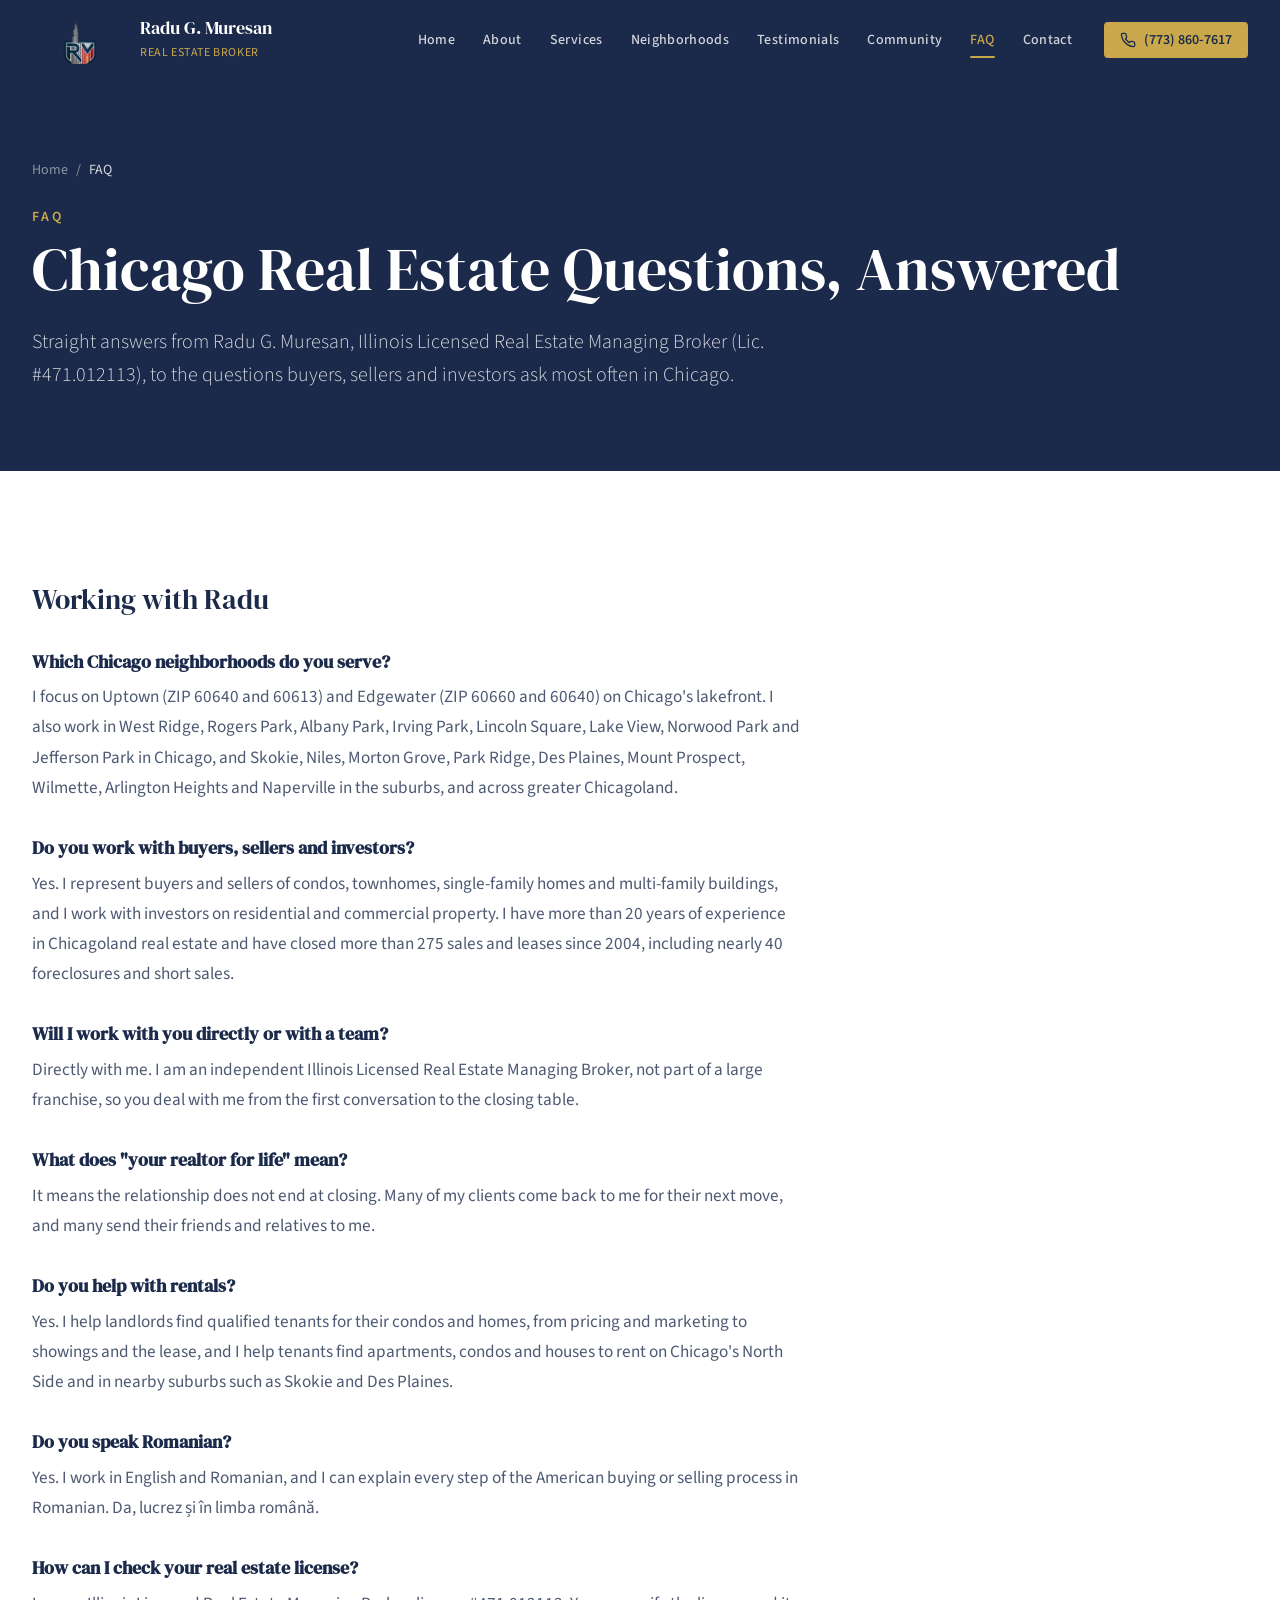
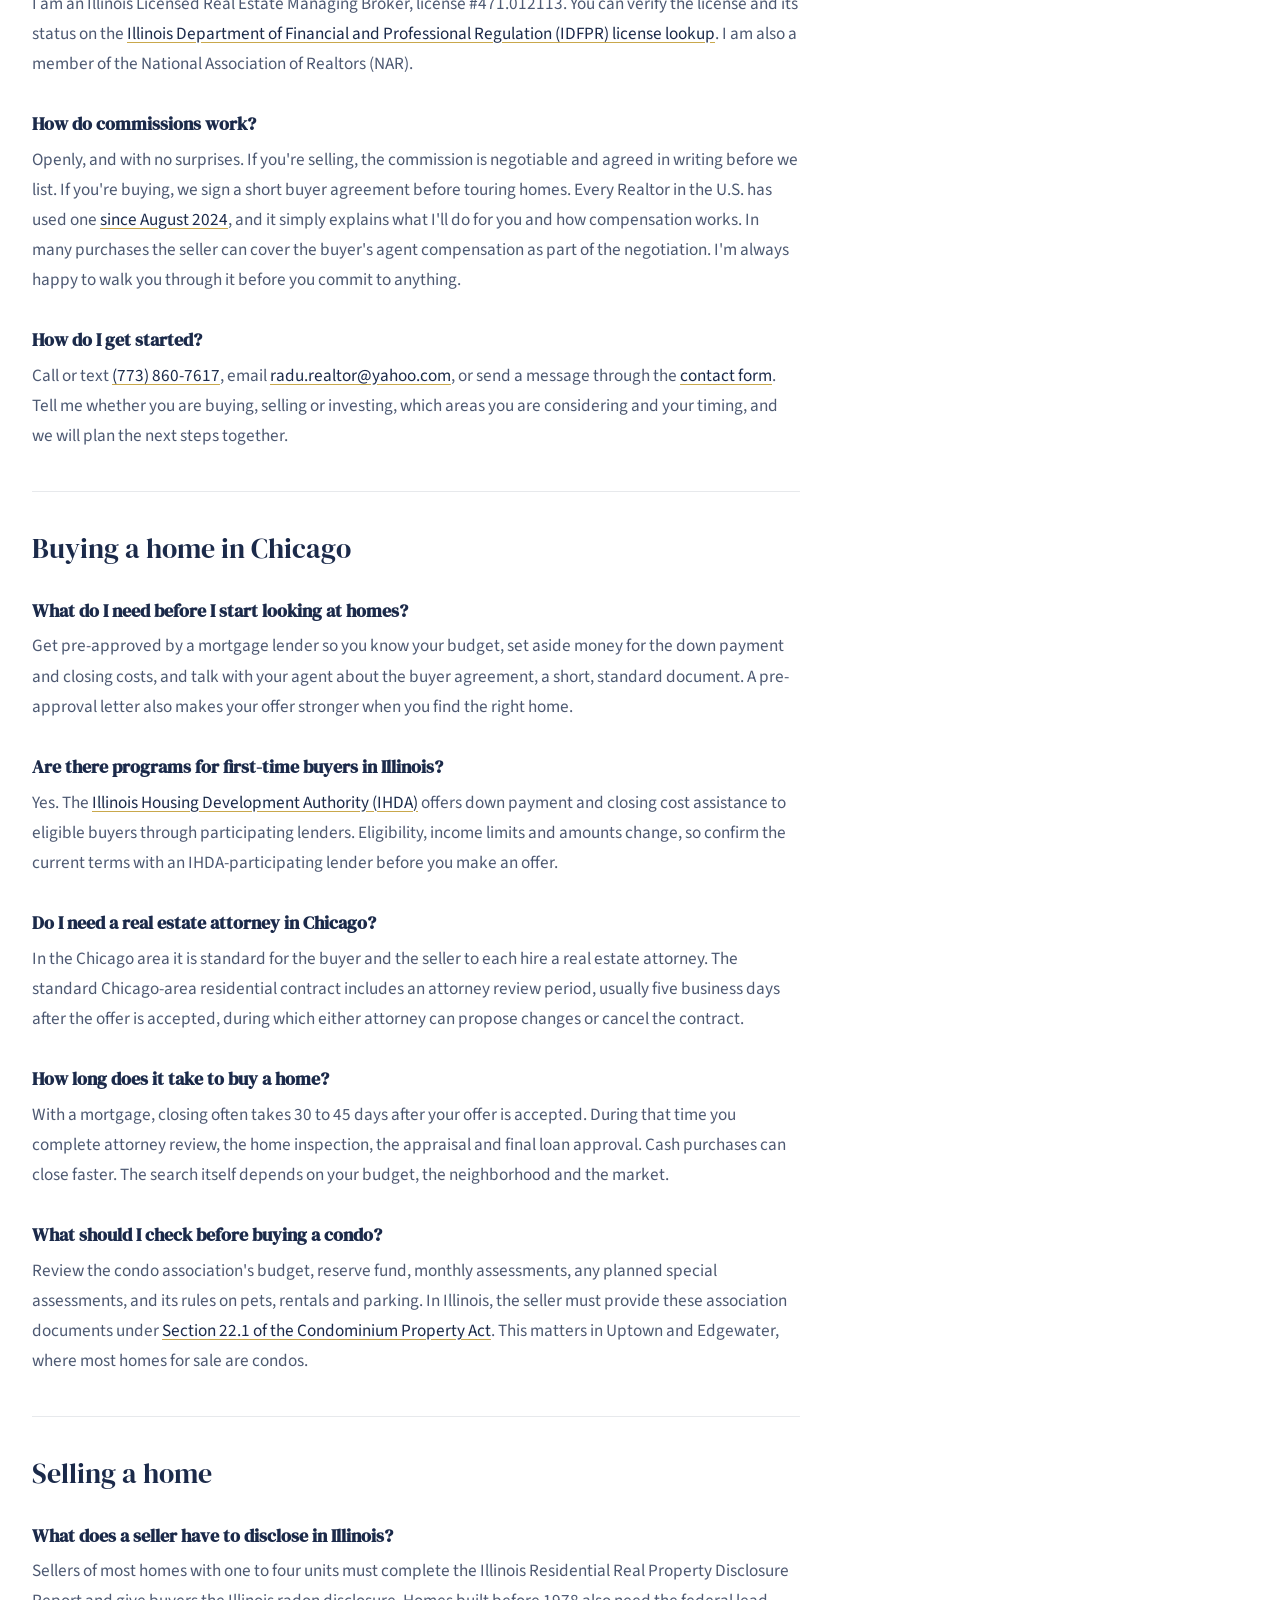
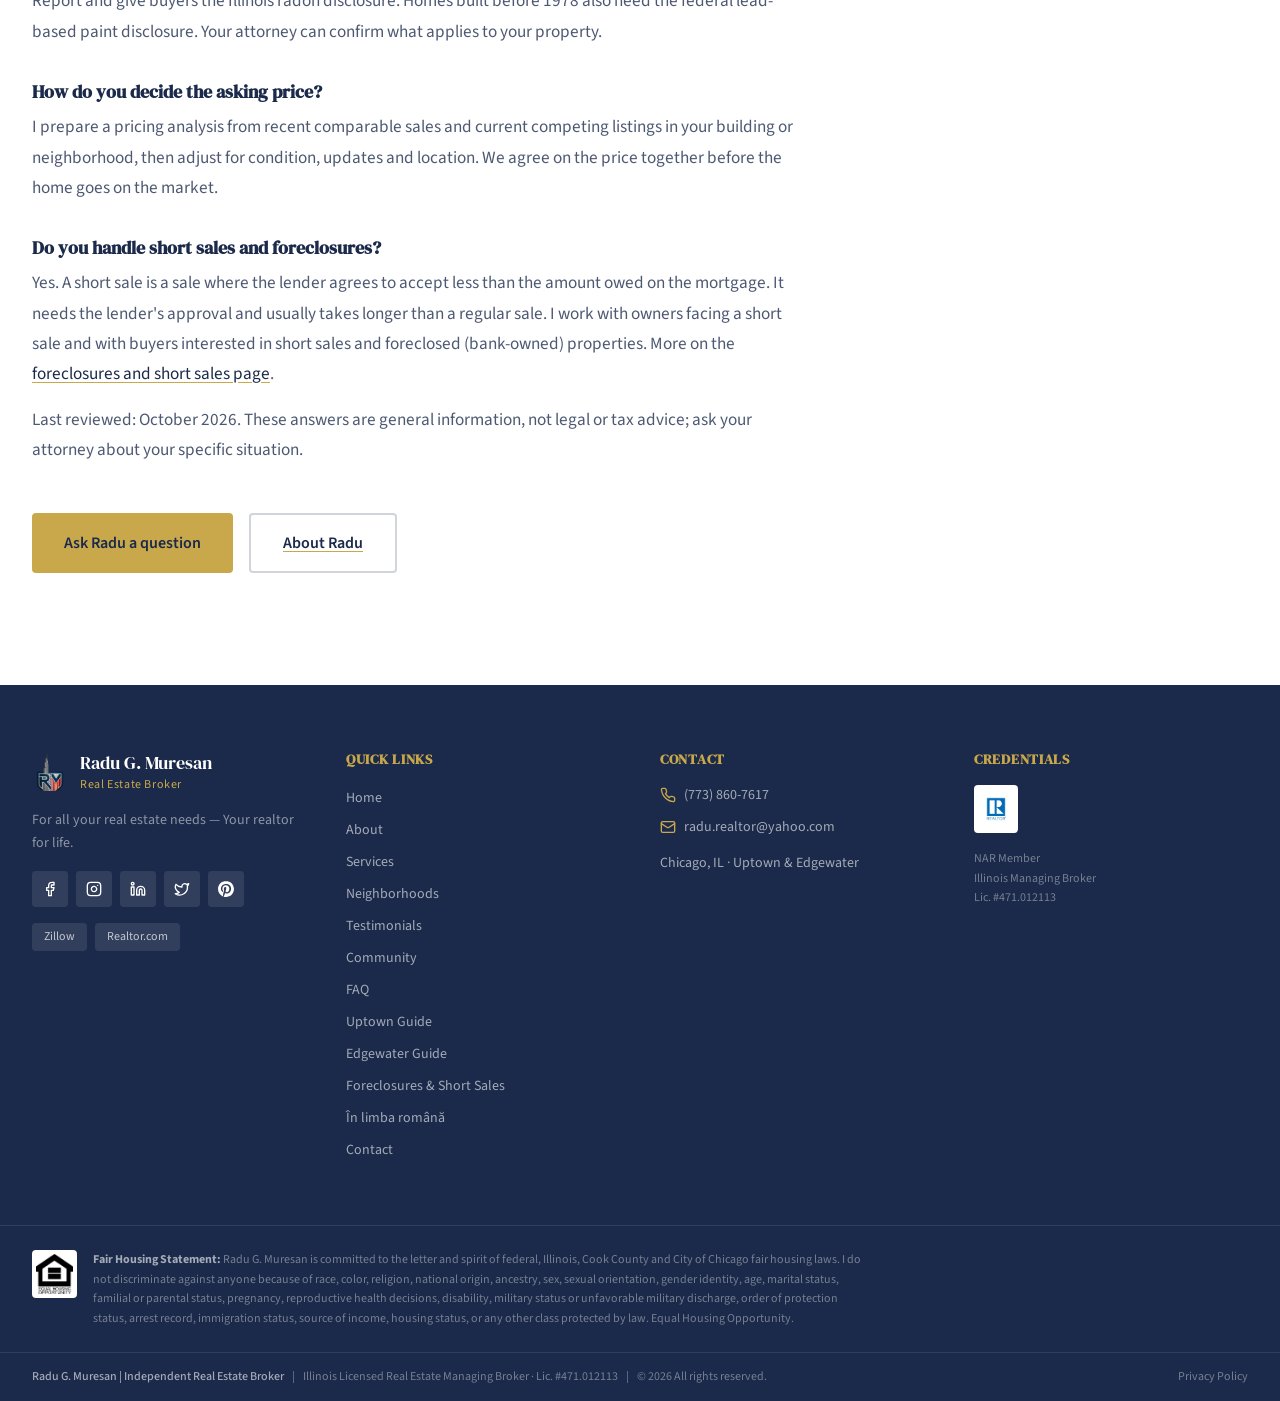
<file: faq.html>
<!doctype html>
<html lang="en">
  <head>
    <meta charset="UTF-8" />
    <meta name="viewport" content="width=device-width, initial-scale=1.0" />
    <title>Chicago Real Estate FAQ | Radu G. Muresan</title>
    <meta name="description" content="Answers to common questions about buying, selling and investing in Chicago real estate: commissions, attorneys, condos, disclosures, first-time buyer programs and more." />
    <meta name="author" content="Radu G. Muresan" />
    <meta name="robots" content="index, follow, max-image-preview:large, max-snippet:-1, max-video-preview:-1" />
    <meta name="theme-color" content="#1B2A4A" />
    <link rel="canonical" href="https://radurealtor.com/faq" />
    <link rel="icon" href="/favicon.ico" sizes="any" />
    <link rel="icon" type="image/png" sizes="32x32" href="/favicon-32.png" />
    <link rel="icon" type="image/png" sizes="192x192" href="/favicon-192.png" />

    <meta property="og:locale" content="en_US" />
    <meta property="og:type" content="website" />
    <meta property="og:site_name" content="Radu G. Muresan | Chicago Real Estate Broker" />
    <meta property="og:title" content="Chicago Real Estate FAQ | Radu G. Muresan" />
    <meta property="og:description" content="Answers to common questions about buying, selling and investing in Chicago real estate: commissions, attorneys, condos, disclosures, first-time buyer programs and more." />
    <meta property="og:url" content="https://radurealtor.com/faq" />
    <meta property="og:image" content="https://radurealtor.com/assets/og-chicago-real-estate.jpg" />
    <meta property="og:image:width" content="1200" />
    <meta property="og:image:height" content="630" />
    <meta property="og:image:alt" content="Chicago lakefront and skyline, served by Radu G. Muresan" />
    <meta name="twitter:card" content="summary_large_image" />

    <script type="application/ld+json">
{
  "@context": "https://schema.org",
  "@graph": [
    {
      "@type": "FAQPage",
      "@id": "https://radurealtor.com/faq#webpage",
      "url": "https://radurealtor.com/faq",
      "name": "Chicago Real Estate FAQ | Radu G. Muresan",
      "description": "Answers to common questions about buying, selling and investing in Chicago real estate: commissions, attorneys, condos, disclosures, first-time buyer programs and more.",
      "isPartOf": {
        "@id": "https://radurealtor.com/#website"
      },
      "breadcrumb": {
        "@id": "https://radurealtor.com/faq#breadcrumb"
      },
      "dateModified": "2026-10-23",
      "inLanguage": "en-US",
      "about": {
        "@id": "https://radurealtor.com/#real-estate-agent"
      },
      "author": {
        "@id": "https://radurealtor.com/#radu"
      },
      "mainEntity": [
        {
          "@type": "Question",
          "name": "Which Chicago neighborhoods do you serve?",
          "acceptedAnswer": {
            "@type": "Answer",
            "text": "I focus on Uptown (ZIP 60640 and 60613) and Edgewater (ZIP 60660 and 60640) on Chicago's lakefront. I also work in West Ridge, Rogers Park, Albany Park, Irving Park, Lincoln Square, Lake View, Norwood Park and Jefferson Park in Chicago, and Skokie, Niles, Morton Grove, Park Ridge, Des Plaines, Mount Prospect, Wilmette, Arlington Heights and Naperville in the suburbs, and across greater Chicagoland."
          }
        },
        {
          "@type": "Question",
          "name": "Do you work with buyers, sellers and investors?",
          "acceptedAnswer": {
            "@type": "Answer",
            "text": "Yes. I represent buyers and sellers of condos, townhomes, single-family homes and multi-family buildings, and I work with investors on residential and commercial property. I have more than 20 years of experience in Chicagoland real estate and have closed more than 275 sales and leases since 2004, including nearly 40 foreclosures and short sales."
          }
        },
        {
          "@type": "Question",
          "name": "Will I work with you directly or with a team?",
          "acceptedAnswer": {
            "@type": "Answer",
            "text": "Directly with me. I am an independent Illinois Licensed Real Estate Managing Broker, not part of a large franchise, so you deal with me from the first conversation to the closing table."
          }
        },
        {
          "@type": "Question",
          "name": "What does \"your realtor for life\" mean?",
          "acceptedAnswer": {
            "@type": "Answer",
            "text": "It means the relationship does not end at closing. Many of my clients come back to me for their next move, and many send their friends and relatives to me."
          }
        },
        {
          "@type": "Question",
          "name": "Do you help with rentals?",
          "acceptedAnswer": {
            "@type": "Answer",
            "text": "Yes. I help landlords find qualified tenants for their condos and homes, from pricing and marketing to showings and the lease, and I help tenants find apartments, condos and houses to rent on Chicago's North Side and in nearby suburbs such as Skokie and Des Plaines."
          }
        },
        {
          "@type": "Question",
          "name": "Do you speak Romanian?",
          "acceptedAnswer": {
            "@type": "Answer",
            "text": "Yes. I work in English and Romanian, and I can explain every step of the American buying or selling process in Romanian. Da, lucrez și în limba română."
          }
        },
        {
          "@type": "Question",
          "name": "How can I check your real estate license?",
          "acceptedAnswer": {
            "@type": "Answer",
            "text": "I am an Illinois Licensed Real Estate Managing Broker, license #471.012113. You can verify the license and its status on the Illinois Department of Financial and Professional Regulation (IDFPR) license lookup. I am also a member of the National Association of Realtors (NAR)."
          }
        },
        {
          "@type": "Question",
          "name": "How do commissions work?",
          "acceptedAnswer": {
            "@type": "Answer",
            "text": "Openly, and with no surprises. If you're selling, the commission is negotiable and agreed in writing before we list. If you're buying, we sign a short buyer agreement before touring homes. Every Realtor in the U.S. has used one since August 2024, and it simply explains what I'll do for you and how compensation works. In many purchases the seller can cover the buyer's agent compensation as part of the negotiation. I'm always happy to walk you through it before you commit to anything."
          }
        },
        {
          "@type": "Question",
          "name": "How do I get started?",
          "acceptedAnswer": {
            "@type": "Answer",
            "text": "Call or text (773) 860-7617, email radu.realtor@yahoo.com, or send a message through the contact form. Tell me whether you are buying, selling or investing, which areas you are considering and your timing, and we will plan the next steps together."
          }
        },
        {
          "@type": "Question",
          "name": "What do I need before I start looking at homes?",
          "acceptedAnswer": {
            "@type": "Answer",
            "text": "Get pre-approved by a mortgage lender so you know your budget, set aside money for the down payment and closing costs, and talk with your agent about the buyer agreement, a short, standard document. A pre-approval letter also makes your offer stronger when you find the right home."
          }
        },
        {
          "@type": "Question",
          "name": "Are there programs for first-time buyers in Illinois?",
          "acceptedAnswer": {
            "@type": "Answer",
            "text": "Yes. The Illinois Housing Development Authority (IHDA) offers down payment and closing cost assistance to eligible buyers through participating lenders. Eligibility, income limits and amounts change, so confirm the current terms with an IHDA-participating lender before you make an offer."
          }
        },
        {
          "@type": "Question",
          "name": "Do I need a real estate attorney in Chicago?",
          "acceptedAnswer": {
            "@type": "Answer",
            "text": "In the Chicago area it is standard for the buyer and the seller to each hire a real estate attorney. The standard Chicago-area residential contract includes an attorney review period, usually five business days after the offer is accepted, during which either attorney can propose changes or cancel the contract."
          }
        },
        {
          "@type": "Question",
          "name": "How long does it take to buy a home?",
          "acceptedAnswer": {
            "@type": "Answer",
            "text": "With a mortgage, closing often takes 30 to 45 days after your offer is accepted. During that time you complete attorney review, the home inspection, the appraisal and final loan approval. Cash purchases can close faster. The search itself depends on your budget, the neighborhood and the market."
          }
        },
        {
          "@type": "Question",
          "name": "What should I check before buying a condo?",
          "acceptedAnswer": {
            "@type": "Answer",
            "text": "Review the condo association's budget, reserve fund, monthly assessments, any planned special assessments, and its rules on pets, rentals and parking. In Illinois, the seller must provide these association documents under Section 22.1 of the Condominium Property Act. This matters in Uptown and Edgewater, where most homes for sale are condos."
          }
        },
        {
          "@type": "Question",
          "name": "What does a seller have to disclose in Illinois?",
          "acceptedAnswer": {
            "@type": "Answer",
            "text": "Sellers of most homes with one to four units must complete the Illinois Residential Real Property Disclosure Report and give buyers the Illinois radon disclosure. Homes built before 1978 also need the federal lead-based paint disclosure. Your attorney can confirm what applies to your property."
          }
        },
        {
          "@type": "Question",
          "name": "How do you decide the asking price?",
          "acceptedAnswer": {
            "@type": "Answer",
            "text": "I prepare a pricing analysis from recent comparable sales and current competing listings in your building or neighborhood, then adjust for condition, updates and location. We agree on the price together before the home goes on the market."
          }
        },
        {
          "@type": "Question",
          "name": "Do you handle short sales and foreclosures?",
          "acceptedAnswer": {
            "@type": "Answer",
            "text": "Yes. A short sale is a sale where the lender agrees to accept less than the amount owed on the mortgage. It needs the lender's approval and usually takes longer than a regular sale. I work with owners facing a short sale and with buyers interested in short sales and foreclosed (bank-owned) properties."
          }
        }
      ]
    },
    {
      "@type": "BreadcrumbList",
      "@id": "https://radurealtor.com/faq#breadcrumb",
      "itemListElement": [
        {
          "@type": "ListItem",
          "position": 1,
          "name": "Home",
          "item": "https://radurealtor.com/"
        },
        {
          "@type": "ListItem",
          "position": 2,
          "name": "FAQ",
          "item": "https://radurealtor.com/faq"
        }
      ]
    }
  ]
}
    </script>
    <link rel="preconnect" href="https://fonts.googleapis.com" />
    <link rel="preconnect" href="https://fonts.gstatic.com" crossorigin />
    <link rel="stylesheet" href="https://fonts.googleapis.com/css2?family=DM+Serif+Display:ital@0;1&family=Source+Sans+3:ital,wght@0,300;0,400;0,500;0,600;0,700;1,400&display=swap" media="print" onload="this.media='all'" />
    <noscript><link rel="stylesheet" href="https://fonts.googleapis.com/css2?family=DM+Serif+Display:ital@0;1&family=Source+Sans+3:ital,wght@0,300;0,400;0,500;0,600;0,700;1,400&display=swap" /></noscript>
    <link rel="stylesheet" href="/assets/index-CQzim5FF.css" />
    <style>html{scroll-behavior:smooth}#mobile-menu{overflow-y:auto}#mobile-menu>div{flex-shrink:0}#mobile-menu a.text-xl{padding-top:.4rem;padding-bottom:.4rem}
.page-prose h2{font-family:"DM Serif Display",Georgia,serif;color:#1B2A4A;font-size:1.75rem;line-height:1.2;margin:2.75rem 0 .85rem}
.page-prose h2:first-child{margin-top:0}
.page-prose h3{font-weight:600;color:#1B2A4A;font-size:1.15rem;line-height:1.4;margin:2rem 0 .5rem}
.page-prose p{color:rgba(27,42,74,.78);font-size:1.075rem;line-height:1.75;margin:0 0 1rem}
.page-prose a,.facts a{color:#1B2A4A;text-decoration:underline;text-decoration-color:#C9A84C;text-underline-offset:3px}
.page-prose blockquote{border-left:3px solid #C9A84C;background:#f8f8f6;padding:1rem 1.25rem;margin:0 0 1rem}
.page-prose blockquote p{margin:0 0 .5rem}
.page-prose blockquote footer{font-size:.875rem;color:#9a7b2c;font-weight:600}
.facts dt{font-size:.75rem;font-weight:600;letter-spacing:.12em;text-transform:uppercase;color:#9a7b2c;margin-top:1rem}
.facts dt:first-child{margin-top:0}
.facts dd{margin:.2rem 0 0;color:rgba(27,42,74,.8);line-height:1.6}
.faq-group{border-top:1px solid rgba(27,42,74,.1);padding-top:2.5rem;margin-top:2.5rem}
.page-hero{padding:8rem 0 4rem}@media(min-width:48rem){.page-hero{padding:10rem 0 5rem}}
.btn-outline{border:2px solid rgba(27,42,74,.2)}.btn-outline:hover{border-color:#1B2A4A}
.faq-group:first-child{border-top:0;padding-top:0;margin-top:0}
</style>
    <script src="/assets/site.js" defer></script>
  </head>
  <body>
    <div id="root"><div class="min-h-screen flex flex-col bg-white"><nav id="site-nav" class="fixed top-0 left-0 right-0 z-50 transition-all duration-500 bg-transparent"><div class="container flex items-center justify-between h-16 md:h-20"><a href="/" class="flex items-center gap-3 shrink-0"><img alt="Radu G. Muresan logo" class="h-12 w-12 object-contain" src="/assets/media/radu-muresan-mark-96.webp" width="96" height="106"><div><span class="text-white font-serif text-lg leading-tight block">Radu G. Muresan</span><span class="text-[#C9A84C] text-xs tracking-wider uppercase">Real Estate Broker</span></div></a><div class="hidden lg:flex items-center gap-1"><a href="/" class="px-3 py-2 text-sm font-medium tracking-wide transition-colors relative text-white/80 hover:text-white">Home<span data-active-bar class="hidden absolute bottom-0 left-3 right-3 h-0.5 bg-[#C9A84C] rounded-full"></span></a><a href="/about" class="px-3 py-2 text-sm font-medium tracking-wide transition-colors relative text-white/80 hover:text-white">About<span data-active-bar class="hidden absolute bottom-0 left-3 right-3 h-0.5 bg-[#C9A84C] rounded-full"></span></a><a href="/#services" class="px-3 py-2 text-sm font-medium tracking-wide transition-colors relative text-white/80 hover:text-white">Services<span data-active-bar class="hidden absolute bottom-0 left-3 right-3 h-0.5 bg-[#C9A84C] rounded-full"></span></a><a href="/#neighborhoods" class="px-3 py-2 text-sm font-medium tracking-wide transition-colors relative text-white/80 hover:text-white">Neighborhoods<span data-active-bar class="hidden absolute bottom-0 left-3 right-3 h-0.5 bg-[#C9A84C] rounded-full"></span></a><a href="/#testimonials" class="px-3 py-2 text-sm font-medium tracking-wide transition-colors relative text-white/80 hover:text-white">Testimonials<span data-active-bar class="hidden absolute bottom-0 left-3 right-3 h-0.5 bg-[#C9A84C] rounded-full"></span></a><a href="/#community" class="px-3 py-2 text-sm font-medium tracking-wide transition-colors relative text-white/80 hover:text-white">Community<span data-active-bar class="hidden absolute bottom-0 left-3 right-3 h-0.5 bg-[#C9A84C] rounded-full"></span></a><a href="/faq" aria-current="page" class="px-3 py-2 text-sm font-medium tracking-wide transition-colors relative text-[#C9A84C]">FAQ<span data-active-bar class="absolute bottom-0 left-3 right-3 h-0.5 bg-[#C9A84C] rounded-full"></span></a><a href="/#contact" class="px-3 py-2 text-sm font-medium tracking-wide transition-colors relative text-white/80 hover:text-white">Contact<span data-active-bar class="hidden absolute bottom-0 left-3 right-3 h-0.5 bg-[#C9A84C] rounded-full"></span></a><a href="tel:+17738607617" class="ml-4 flex items-center gap-2 bg-[#C9A84C] text-[#1B2A4A] px-4 py-2 rounded text-sm font-semibold hover:bg-[#d4b65e] transition-colors"><svg xmlns="http://www.w3.org/2000/svg" width="24" height="24" viewBox="0 0 24 24" fill="none" stroke="currentColor" stroke-width="2" stroke-linecap="round" stroke-linejoin="round" class="lucide lucide-phone w-4 h-4"><path d="M22 16.92v3a2 2 0 0 1-2.18 2 19.79 19.79 0 0 1-8.63-3.07 19.5 19.5 0 0 1-6-6 19.79 19.79 0 0 1-3.07-8.67A2 2 0 0 1 4.11 2h3a2 2 0 0 1 2 1.72 12.84 12.84 0 0 0 .7 2.81 2 2 0 0 1-.45 2.11L8.09 9.91a16 16 0 0 0 6 6l1.27-1.27a2 2 0 0 1 2.11-.45 12.84 12.84 0 0 0 2.81.7A2 2 0 0 1 22 16.92z"></path></svg>(773) 860-7617</a></div><button id="menu-toggle" type="button" class="lg:hidden text-white p-2" aria-label="Toggle menu" aria-expanded="false" aria-controls="mobile-menu"><svg xmlns="http://www.w3.org/2000/svg" width="24" height="24" viewBox="0 0 24 24" fill="none" stroke="currentColor" stroke-width="2" stroke-linecap="round" stroke-linejoin="round" class="lucide lucide-menu w-6 h-6"><line x1="4" x2="20" y1="12" y2="12"></line><line x1="4" x2="20" y1="6" y2="6"></line><line x1="4" x2="20" y1="18" y2="18"></line></svg></button></div></nav><div id="mobile-menu" class="fixed inset-0 z-40 bg-[#1B2A4A]/98 backdrop-blur-lg hidden flex-col pt-20 lg:hidden"><div class="flex flex-col items-center gap-2 py-8"><a href="/" class="text-xl font-serif py-3 px-6 transition-colors text-white/80">Home</a><a href="/about" class="text-xl font-serif py-3 px-6 transition-colors text-white/80">About</a><a href="/#services" class="text-xl font-serif py-3 px-6 transition-colors text-white/80">Services</a><a href="/#neighborhoods" class="text-xl font-serif py-3 px-6 transition-colors text-white/80">Neighborhoods</a><a href="/#testimonials" class="text-xl font-serif py-3 px-6 transition-colors text-white/80">Testimonials</a><a href="/#community" class="text-xl font-serif py-3 px-6 transition-colors text-white/80">Community</a><a href="/faq" aria-current="page" class="text-xl font-serif py-3 px-6 transition-colors text-[#C9A84C]">FAQ</a><a href="/#contact" class="text-xl font-serif py-3 px-6 transition-colors text-white/80">Contact</a><a href="tel:+17738607617" class="mt-6 flex items-center gap-2 bg-[#C9A84C] text-[#1B2A4A] px-6 py-3 rounded text-lg font-semibold">(773) 860-7617</a></div><div class="mt-auto pb-8 text-center"><p class="text-white/50 text-xs">Radu G. Muresan | Independent Real Estate Broker</p><p class="text-white/40 text-xs mt-1">Illinois Licensed Real Estate Managing Broker · Lic. #471.012113</p></div></div><main class="flex-1"><section class="page-hero relative bg-[#1B2A4A]"><div class="container"><nav aria-label="Breadcrumb" class="text-sm text-white/50 mb-6"><a href="/" class="hover:text-[#C9A84C] transition-colors">Home</a><span class="mx-2">/</span><span class="text-white/80">FAQ</span></nav><span class="text-[#C9A84C] text-sm font-semibold tracking-[0.2em] uppercase">FAQ</span><h1 class="font-serif text-4xl sm:text-5xl md:text-6xl text-white leading-[1.1] mt-2 mb-6">Chicago Real Estate Questions, Answered</h1><p class="text-white/80 text-lg md:text-xl font-light leading-relaxed max-w-3xl">Straight answers from Radu G. Muresan, Illinois Licensed Real Estate Managing Broker (Lic. #471.012113), to the questions buyers, sellers and investors ask most often in Chicago.</p></div></section>
<section class="section-padding bg-white"><div class="container"><div class="max-w-3xl page-prose"><div class="faq-group"><h2>Working with Radu</h2><h3>Which Chicago neighborhoods do you serve?</h3><p>I focus on Uptown (ZIP 60640 and 60613) and Edgewater (ZIP 60660 and 60640) on Chicago's lakefront. I also work in West Ridge, Rogers Park, Albany Park, Irving Park, Lincoln Square, Lake View, Norwood Park and Jefferson Park in Chicago, and Skokie, Niles, Morton Grove, Park Ridge, Des Plaines, Mount Prospect, Wilmette, Arlington Heights and Naperville in the suburbs, and across greater Chicagoland.</p><h3>Do you work with buyers, sellers and investors?</h3><p>Yes. I represent buyers and sellers of condos, townhomes, single-family homes and multi-family buildings, and I work with investors on residential and commercial property. I have more than 20 years of experience in Chicagoland real estate and have closed more than 275 sales and leases since 2004, including nearly 40 foreclosures and short sales.</p><h3>Will I work with you directly or with a team?</h3><p>Directly with me. I am an independent Illinois Licensed Real Estate Managing Broker, not part of a large franchise, so you deal with me from the first conversation to the closing table.</p><h3>What does "your realtor for life" mean?</h3><p>It means the relationship does not end at closing. Many of my clients come back to me for their next move, and many send their friends and relatives to me.</p><h3>Do you help with rentals?</h3><p>Yes. I help landlords find qualified tenants for their condos and homes, from pricing and marketing to showings and the lease, and I help tenants find apartments, condos and houses to rent on Chicago's North Side and in nearby suburbs such as Skokie and Des Plaines.</p><h3>Do you speak Romanian?</h3><p>Yes. I work in English and Romanian, and I can explain every step of the American buying or selling process in Romanian. <span lang="ro">Da, lucrez și în limba română.</span></p><h3>How can I check your real estate license?</h3><p>I am an Illinois Licensed Real Estate Managing Broker, license #471.012113. You can verify the license and its status on the <a href="https://online-dfpr.micropact.com/lookup/licenselookup.aspx" target="_blank" rel="noopener noreferrer">Illinois Department of Financial and Professional Regulation (IDFPR) license lookup</a>. I am also a member of the National Association of Realtors (NAR).</p><h3>How do commissions work?</h3><p>Openly, and with no surprises. If you're selling, the commission is negotiable and agreed in writing before we list. If you're buying, we sign a short buyer agreement before touring homes. Every Realtor in the U.S. has used one <a href="https://www.nar.realtor/the-facts" target="_blank" rel="noopener noreferrer">since August 2024</a>, and it simply explains what I'll do for you and how compensation works. In many purchases the seller can cover the buyer's agent compensation as part of the negotiation. I'm always happy to walk you through it before you commit to anything.</p><h3>How do I get started?</h3><p>Call or text <a href="tel:+17738607617">(773) 860-7617</a>, email <a href="mailto:radu.realtor@yahoo.com">radu.realtor@yahoo.com</a>, or send a message through the <a href="/#contact">contact form</a>. Tell me whether you are buying, selling or investing, which areas you are considering and your timing, and we will plan the next steps together.</p></div><div class="faq-group"><h2>Buying a home in Chicago</h2><h3>What do I need before I start looking at homes?</h3><p>Get pre-approved by a mortgage lender so you know your budget, set aside money for the down payment and closing costs, and talk with your agent about the buyer agreement, a short, standard document. A pre-approval letter also makes your offer stronger when you find the right home.</p><h3>Are there programs for first-time buyers in Illinois?</h3><p>Yes. The <a href="https://www.ihda.org/" target="_blank" rel="noopener noreferrer">Illinois Housing Development Authority (IHDA)</a> offers down payment and closing cost assistance to eligible buyers through participating lenders. Eligibility, income limits and amounts change, so confirm the current terms with an IHDA-participating lender before you make an offer.</p><h3>Do I need a real estate attorney in Chicago?</h3><p>In the Chicago area it is standard for the buyer and the seller to each hire a real estate attorney. The standard Chicago-area residential contract includes an attorney review period, usually five business days after the offer is accepted, during which either attorney can propose changes or cancel the contract.</p><h3>How long does it take to buy a home?</h3><p>With a mortgage, closing often takes 30 to 45 days after your offer is accepted. During that time you complete attorney review, the home inspection, the appraisal and final loan approval. Cash purchases can close faster. The search itself depends on your budget, the neighborhood and the market.</p><h3>What should I check before buying a condo?</h3><p>Review the condo association's budget, reserve fund, monthly assessments, any planned special assessments, and its rules on pets, rentals and parking. In Illinois, the seller must provide these association documents under <a href="https://www.ilga.gov/legislation/ilcs/ilcs3.asp?ActID=2200&amp;ChapterID=62" target="_blank" rel="noopener noreferrer">Section 22.1 of the Condominium Property Act</a>. This matters in Uptown and Edgewater, where most homes for sale are condos.</p></div><div class="faq-group"><h2>Selling a home</h2><h3>What does a seller have to disclose in Illinois?</h3><p>Sellers of most homes with one to four units must complete the Illinois Residential Real Property Disclosure Report and give buyers the Illinois radon disclosure. Homes built before 1978 also need the federal lead-based paint disclosure. Your attorney can confirm what applies to your property.</p><h3>How do you decide the asking price?</h3><p>I prepare a pricing analysis from recent comparable sales and current competing listings in your building or neighborhood, then adjust for condition, updates and location. We agree on the price together before the home goes on the market.</p><h3>Do you handle short sales and foreclosures?</h3><p>Yes. A short sale is a sale where the lender agrees to accept less than the amount owed on the mortgage. It needs the lender's approval and usually takes longer than a regular sale. I work with owners facing a short sale and with buyers interested in short sales and foreclosed (bank-owned) properties. More on the <a href="/foreclosures-short-sales">foreclosures and short sales page</a>.</p></div>
<p class="mt-12 text-sm">Last reviewed: October 2026. These answers are general information, not legal or tax advice; ask your attorney about your specific situation.</p>
<div class="mt-12 flex flex-col sm:flex-row gap-4"><a href="/#contact" class="flex items-center justify-center gap-2 bg-[#C9A84C] text-[#1B2A4A] px-8 py-4 rounded font-semibold text-base hover:bg-[#d4b65e] transition-all">Ask Radu a question</a><a href="/about" class="flex items-center justify-center gap-2 btn-outline text-[#1B2A4A] px-8 py-4 rounded font-semibold text-base transition-all">About Radu</a></div>
</div></div></section></main><footer class="bg-[#1B2A4A] text-white"><div class="container py-16"><div class="grid md:grid-cols-2 lg:grid-cols-4 gap-10"><div class="lg:col-span-1"><div class="flex items-center gap-3 mb-4"><img alt="Radu G. Muresan" class="h-10 w-auto" src="/assets/media/radu-muresan-mark-96.webp" width="96" height="106"><div><div class="font-serif text-lg">Radu G. Muresan</div><div class="text-[#C9A84C] text-xs tracking-wider">Real Estate Broker</div></div></div><p class="text-white/50 text-sm leading-relaxed mb-4">For all your real estate needs — Your realtor for life.</p><div class="flex gap-2 flex-wrap"><a href="https://www.facebook.com/Radu.real.estate/" target="_blank" rel="noopener noreferrer" class="w-9 h-9 rounded bg-white/10 flex items-center justify-center hover:bg-[#C9A84C]/20 transition-colors" aria-label="Facebook" title="Facebook"><svg xmlns="http://www.w3.org/2000/svg" width="24" height="24" viewBox="0 0 24 24" fill="none" stroke="currentColor" stroke-width="2" stroke-linecap="round" stroke-linejoin="round" class="lucide lucide-facebook w-4 h-4"><path d="M18 2h-3a5 5 0 0 0-5 5v3H7v4h3v8h4v-8h3l1-4h-4V7a1 1 0 0 1 1-1h3z"></path></svg></a><a href="https://www.instagram.com/radu_muresan_realtor/" target="_blank" rel="noopener noreferrer" class="w-9 h-9 rounded bg-white/10 flex items-center justify-center hover:bg-[#C9A84C]/20 transition-colors" aria-label="Instagram" title="Instagram"><svg xmlns="http://www.w3.org/2000/svg" width="24" height="24" viewBox="0 0 24 24" fill="none" stroke="currentColor" stroke-width="2" stroke-linecap="round" stroke-linejoin="round" class="lucide lucide-instagram w-4 h-4"><rect width="20" height="20" x="2" y="2" rx="5" ry="5"></rect><path d="M16 11.37A4 4 0 1 1 12.63 8 4 4 0 0 1 16 11.37z"></path><line x1="17.5" x2="17.51" y1="6.5" y2="6.5"></line></svg></a><a href="https://www.linkedin.com/in/radu-muresan-re/" target="_blank" rel="noopener noreferrer" class="w-9 h-9 rounded bg-white/10 flex items-center justify-center hover:bg-[#C9A84C]/20 transition-colors" aria-label="LinkedIn" title="LinkedIn"><svg xmlns="http://www.w3.org/2000/svg" width="24" height="24" viewBox="0 0 24 24" fill="none" stroke="currentColor" stroke-width="2" stroke-linecap="round" stroke-linejoin="round" class="lucide lucide-linkedin w-4 h-4"><path d="M16 8a6 6 0 0 1 6 6v7h-4v-7a2 2 0 0 0-2-2 2 2 0 0 0-2 2v7h-4v-7a6 6 0 0 1 6-6z"></path><rect width="4" height="12" x="2" y="9"></rect><circle cx="4" cy="4" r="2"></circle></svg></a><a href="https://x.com/Radu_G_Muresan" target="_blank" rel="noopener noreferrer" class="w-9 h-9 rounded bg-white/10 flex items-center justify-center hover:bg-[#C9A84C]/20 transition-colors" aria-label="X (Twitter)" title="X (Twitter)"><svg xmlns="http://www.w3.org/2000/svg" width="24" height="24" viewBox="0 0 24 24" fill="none" stroke="currentColor" stroke-width="2" stroke-linecap="round" stroke-linejoin="round" class="lucide lucide-twitter w-4 h-4"><path d="M22 4s-.7 2.1-2 3.4c1.6 10-9.4 17.3-18 11.6 2.2.1 4.4-.6 6-2C3 15.5.5 9.6 3 5c2.2 2.6 5.6 4.1 9 4-.9-4.2 4-6.6 7-3.8 1.1 0 3-1.2 3-1.2z"></path></svg></a><a href="https://www.pinterest.com/muresan1977/" target="_blank" rel="noopener noreferrer" class="w-9 h-9 rounded bg-white/10 flex items-center justify-center hover:bg-[#C9A84C]/20 transition-colors" aria-label="Pinterest" title="Pinterest"><svg xmlns="http://www.w3.org/2000/svg" width="24" height="24" viewBox="0 0 24 24" fill="currentColor" aria-hidden="true" class="w-4 h-4"><path d="M12.017 0C5.396 0 .029 5.367.029 11.987c0 5.079 3.158 9.417 7.618 11.162-.105-.949-.199-2.403.041-3.439.219-.937 1.406-5.957 1.406-5.957s-.359-.72-.359-1.781c0-1.663.967-2.911 2.168-2.911 1.024 0 1.518.769 1.518 1.688 0 1.029-.653 2.567-.992 3.992-.285 1.193.6 2.165 1.775 2.165 2.128 0 3.768-2.245 3.768-5.487 0-2.861-2.063-4.869-5.008-4.869-3.41 0-5.409 2.562-5.409 5.199 0 1.033.394 2.143.889 2.741.099.12.112.225.085.345-.09.375-.293 1.199-.334 1.363-.053.225-.172.271-.401.165-1.495-.69-2.433-2.878-2.433-4.646 0-3.776 2.748-7.252 7.92-7.252 4.158 0 7.392 2.967 7.392 6.923 0 4.135-2.607 7.462-6.233 7.462-1.214 0-2.354-.629-2.758-1.379l-.749 2.848c-.269 1.045-1.004 2.352-1.498 3.146 1.123.345 2.306.535 3.55.535 6.607 0 11.985-5.365 11.985-11.987C23.97 5.39 18.592.026 11.985.026L12.017 0z"/></svg></a></div><div class="flex gap-2 flex-wrap mt-4"><a href="https://www.zillow.com/profile/Radu-Muresan" target="_blank" rel="noopener noreferrer" class="px-3 py-1.5 text-xs bg-white/10 rounded hover:bg-[#C9A84C]/20 transition-colors text-white/70 hover:text-white" title="Zillow Profile">Zillow</a><a href="https://www.realtor.com/realestateagents/567ff5897e54f701001ec543" target="_blank" rel="noopener noreferrer" class="px-3 py-1.5 text-xs bg-white/10 rounded hover:bg-[#C9A84C]/20 transition-colors text-white/70 hover:text-white" title="Realtor.com Profile">Realtor.com</a></div></div><div><h4 class="font-semibold text-sm tracking-wider uppercase mb-4 text-[#C9A84C]">Quick Links</h4><ul class="space-y-2"><li><a href="/" class="text-white/60 text-sm hover:text-[#C9A84C] transition-colors">Home</a></li><li><a href="/about" class="text-white/60 text-sm hover:text-[#C9A84C] transition-colors">About</a></li><li><a href="/#services" class="text-white/60 text-sm hover:text-[#C9A84C] transition-colors">Services</a></li><li><a href="/#neighborhoods" class="text-white/60 text-sm hover:text-[#C9A84C] transition-colors">Neighborhoods</a></li><li><a href="/#testimonials" class="text-white/60 text-sm hover:text-[#C9A84C] transition-colors">Testimonials</a></li><li><a href="/#community" class="text-white/60 text-sm hover:text-[#C9A84C] transition-colors">Community</a></li><li><a href="/faq" class="text-white/60 text-sm hover:text-[#C9A84C] transition-colors">FAQ</a></li><li><a href="/uptown" class="text-white/60 text-sm hover:text-[#C9A84C] transition-colors">Uptown Guide</a></li><li><a href="/edgewater" class="text-white/60 text-sm hover:text-[#C9A84C] transition-colors">Edgewater Guide</a></li><li><a href="/foreclosures-short-sales" class="text-white/60 text-sm hover:text-[#C9A84C] transition-colors">Foreclosures &amp; Short Sales</a></li><li><a href="/ro" class="text-white/60 text-sm hover:text-[#C9A84C] transition-colors">În limba română</a></li><li><a href="/#contact" class="text-white/60 text-sm hover:text-[#C9A84C] transition-colors">Contact</a></li></ul></div><div><h4 class="font-semibold text-sm tracking-wider uppercase mb-4 text-[#C9A84C]">Contact</h4><div class="space-y-3 text-sm"><a href="tel:+17738607617" class="flex items-center gap-2 text-white/60 hover:text-white transition-colors"><svg xmlns="http://www.w3.org/2000/svg" width="24" height="24" viewBox="0 0 24 24" fill="none" stroke="currentColor" stroke-width="2" stroke-linecap="round" stroke-linejoin="round" class="lucide lucide-phone w-4 h-4 text-[#C9A84C]"><path d="M22 16.92v3a2 2 0 0 1-2.18 2 19.79 19.79 0 0 1-8.63-3.07 19.5 19.5 0 0 1-6-6 19.79 19.79 0 0 1-3.07-8.67A2 2 0 0 1 4.11 2h3a2 2 0 0 1 2 1.72 12.84 12.84 0 0 0 .7 2.81 2 2 0 0 1-.45 2.11L8.09 9.91a16 16 0 0 0 6 6l1.27-1.27a2 2 0 0 1 2.11-.45 12.84 12.84 0 0 0 2.81.7A2 2 0 0 1 22 16.92z"></path></svg>(773) 860-7617</a><a href="mailto:radu.realtor@yahoo.com" class="flex items-center gap-2 text-white/60 hover:text-white transition-colors"><svg xmlns="http://www.w3.org/2000/svg" width="24" height="24" viewBox="0 0 24 24" fill="none" stroke="currentColor" stroke-width="2" stroke-linecap="round" stroke-linejoin="round" class="lucide lucide-mail w-4 h-4 text-[#C9A84C]"><rect width="20" height="16" x="2" y="4" rx="2"></rect><path d="m22 7-8.97 5.7a1.94 1.94 0 0 1-2.06 0L2 7"></path></svg>radu.realtor@yahoo.com</a><p class="text-white/60 pt-1">Chicago, IL · Uptown &amp; Edgewater</p></div></div><div><h4 class="font-semibold text-sm tracking-wider uppercase mb-4 text-[#C9A84C]">Credentials</h4><div class="flex items-center gap-4 mb-4"><img loading="lazy" decoding="async" alt="Realtor - National Association of Realtors" class="h-12 w-auto bg-white p-1 rounded" src="/assets/media/realtor-logo.webp" width="400" height="444"></div><p class="text-white/40 text-xs leading-relaxed">NAR Member<br>Illinois Managing Broker<br>Lic. #471.012113</p></div></div></div><div class="border-t border-white/10"><div class="container py-6 flex items-start gap-4"><img loading="lazy" decoding="async" alt="Equal Housing Opportunity" class="h-12 w-auto bg-white p-1 rounded shrink-0" src="/assets/media/equal-housing-opportunity.webp" width="350" height="375"><p class="text-white/40 text-xs leading-relaxed max-w-3xl"><strong class="text-white/60">Fair Housing Statement:</strong> Radu G. Muresan is committed to the letter and spirit of federal, Illinois, Cook County and City of Chicago fair housing laws. I do not discriminate against anyone because of race, color, religion, national origin, ancestry, sex, sexual orientation, gender identity, age, marital status, familial or parental status, pregnancy, reproductive health decisions, disability, military status or unfavorable military discharge, order of protection status, arrest record, immigration status, source of income, housing status, or any other class protected by law. Equal Housing Opportunity.</p></div></div><div class="border-t border-white/10"><div class="container py-4 flex flex-col md:flex-row items-center justify-between gap-3"><div class="text-white/40 text-xs text-center md:text-left"><span class="font-medium text-white/60">Radu G. Muresan | Independent Real Estate Broker</span><span class="mx-2">|</span>Illinois Licensed Real Estate Managing Broker · Lic. #471.012113<span class="mx-2">|</span>© 2026 All rights reserved.</div><div class="flex items-center gap-4 text-xs"><a href="/privacy" class="text-white/40 hover:text-[#C9A84C] transition-colors">Privacy Policy</a></div></div></div></footer></div></div>
  </body>
</html>
</file>
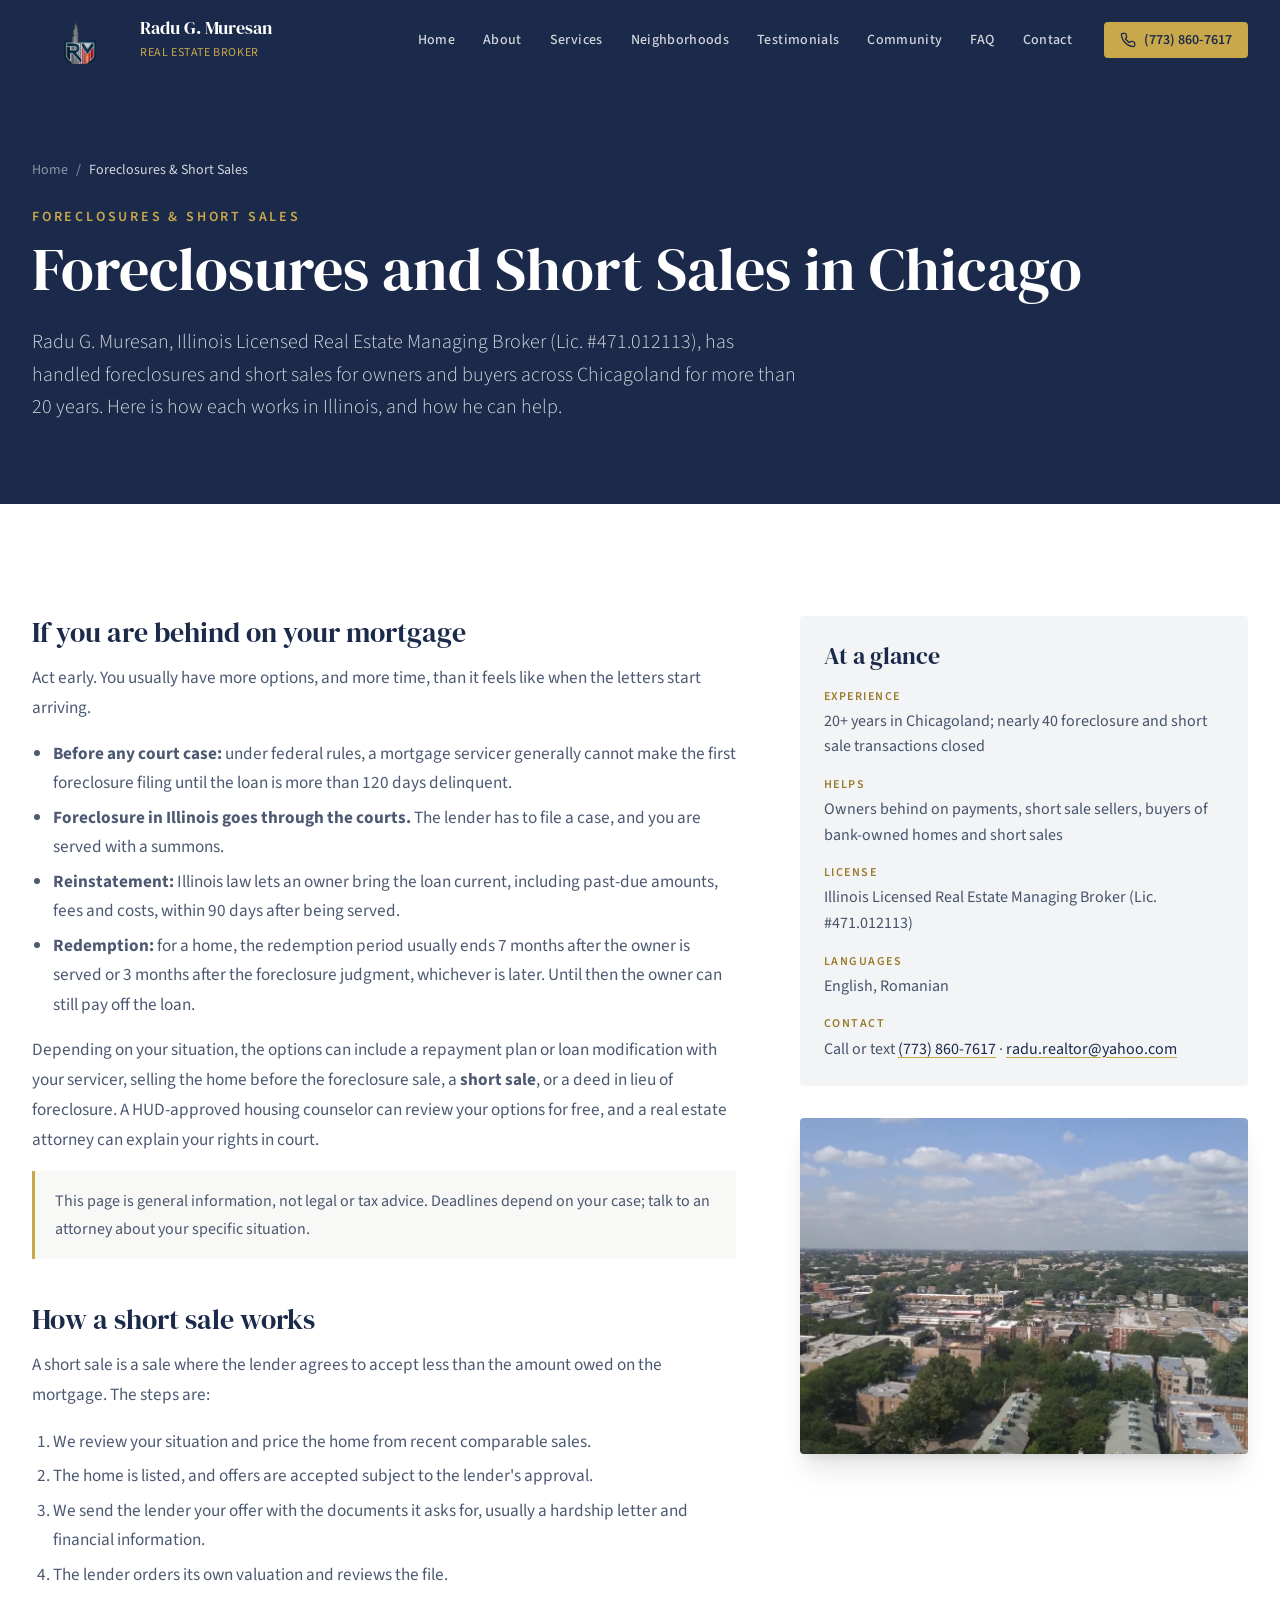
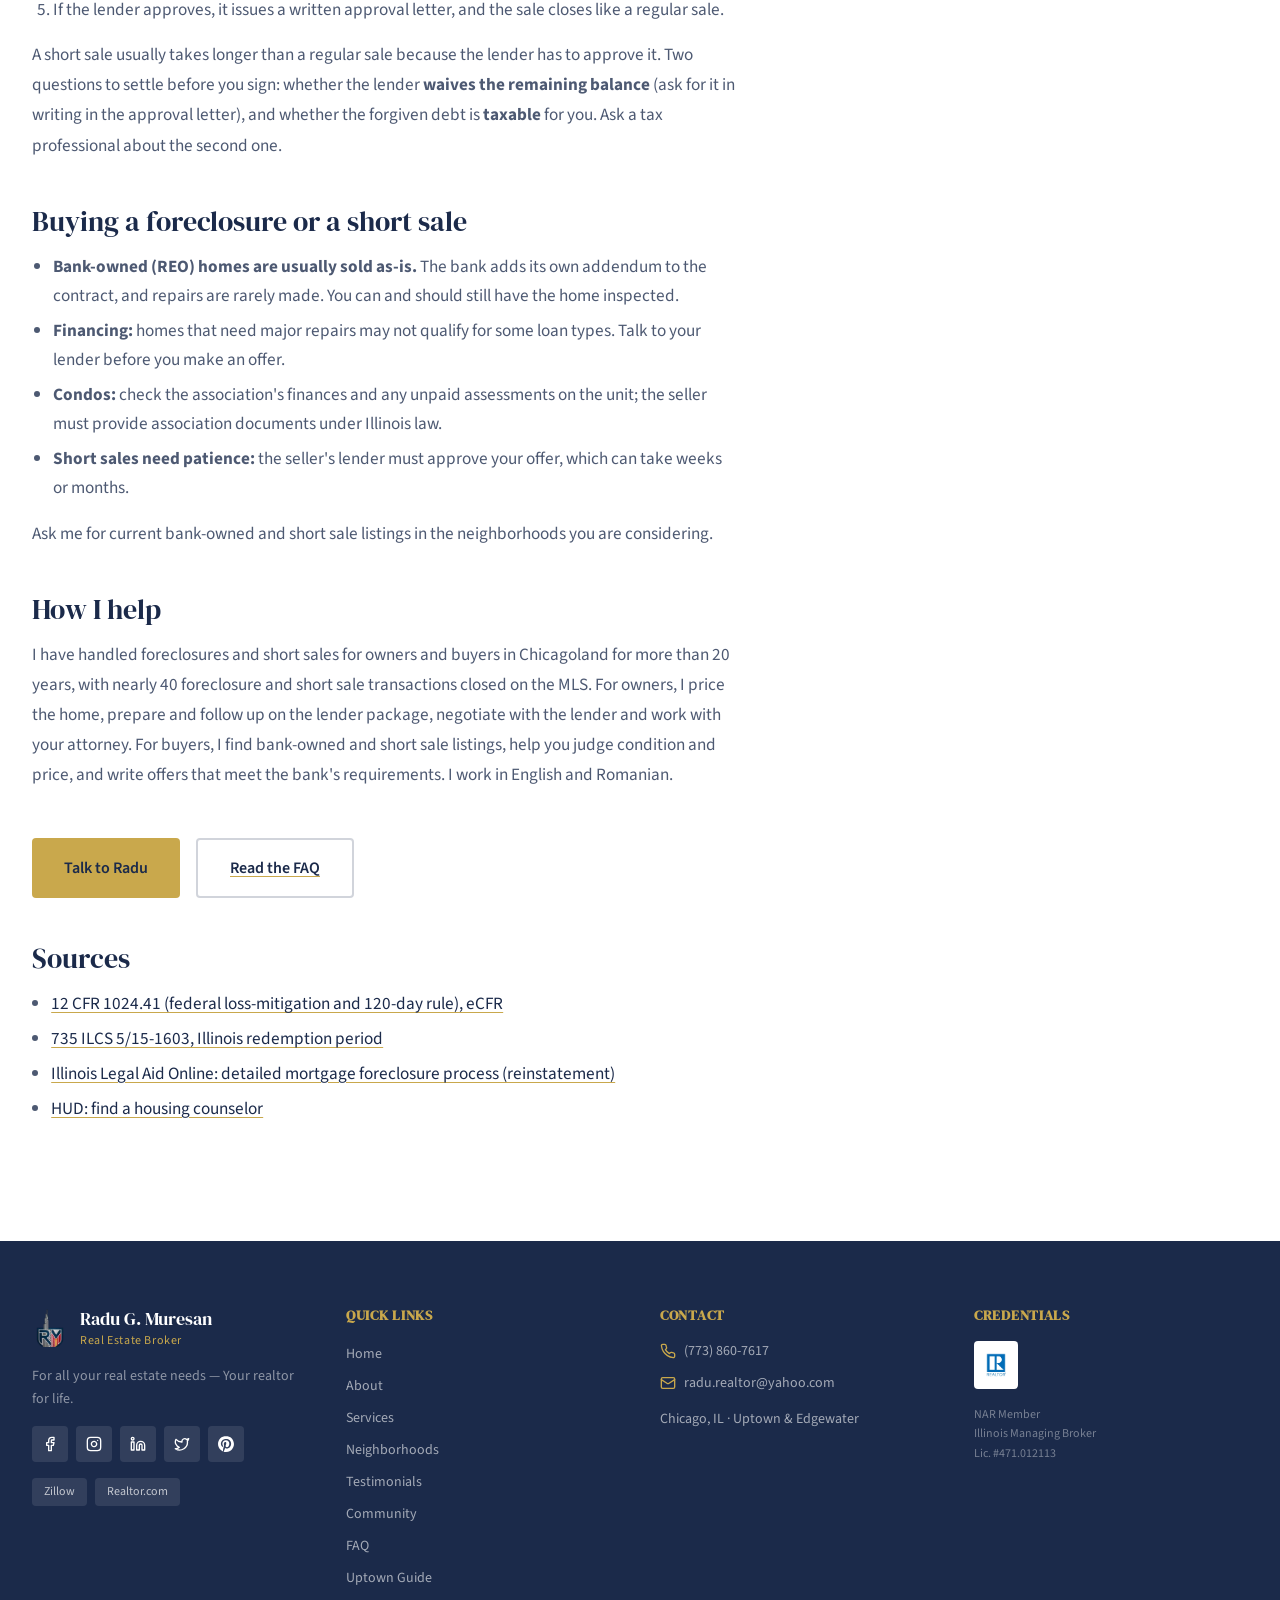
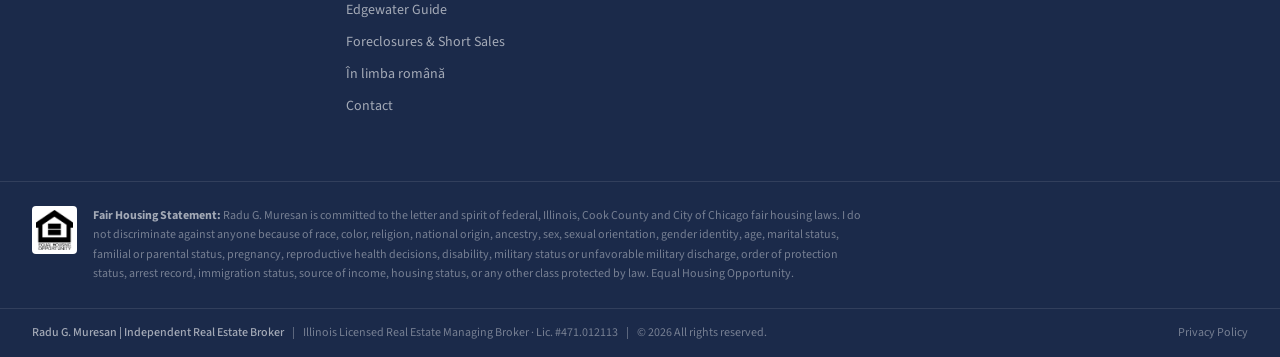
<file: foreclosures-short-sales.html>
<!doctype html>
<html lang="en">
  <head>
    <meta charset="UTF-8" />
    <meta name="viewport" content="width=device-width, initial-scale=1.0" />
    <title>Foreclosures &amp; Short Sales in Chicago | Radu G. Muresan</title>
    <meta name="description" content="How foreclosures and short sales work in Illinois, for homeowners behind on payments and for buyers of bank-owned homes, from a Chicago managing broker with 20+ years of experience." />
    <meta name="author" content="Radu G. Muresan" />
    <meta name="robots" content="index, follow, max-image-preview:large, max-snippet:-1, max-video-preview:-1" />
    <meta name="theme-color" content="#1B2A4A" />
    <link rel="canonical" href="https://radurealtor.com/foreclosures-short-sales" />
    <link rel="icon" href="/favicon.ico" sizes="any" />
    <link rel="icon" type="image/png" sizes="32x32" href="/favicon-32.png" />
    <link rel="icon" type="image/png" sizes="192x192" href="/favicon-192.png" />

    <meta property="og:locale" content="en_US" />
    <meta property="og:type" content="website" />
    <meta property="og:site_name" content="Radu G. Muresan | Chicago Real Estate Broker" />
    <meta property="og:title" content="Foreclosures &amp; Short Sales in Chicago | Radu G. Muresan" />
    <meta property="og:description" content="How foreclosures and short sales work in Illinois, for homeowners behind on payments and for buyers of bank-owned homes, from a Chicago managing broker with 20+ years of experience." />
    <meta property="og:url" content="https://radurealtor.com/foreclosures-short-sales" />
    <meta property="og:image" content="https://radurealtor.com/assets/og-chicago-real-estate.jpg" />
    <meta property="og:image:width" content="1200" />
    <meta property="og:image:height" content="630" />
    <meta property="og:image:alt" content="Chicago lakefront and skyline, served by Radu G. Muresan" />
    <meta name="twitter:card" content="summary_large_image" />

    <script type="application/ld+json">
{
  "@context": "https://schema.org",
  "@graph": [
    {
      "@type": "WebPage",
      "@id": "https://radurealtor.com/foreclosures-short-sales#webpage",
      "url": "https://radurealtor.com/foreclosures-short-sales",
      "name": "Foreclosures & Short Sales in Chicago | Radu G. Muresan",
      "description": "How foreclosures and short sales work in Illinois, for homeowners behind on payments and for buyers of bank-owned homes, from a Chicago managing broker with 20+ years of experience.",
      "isPartOf": {
        "@id": "https://radurealtor.com/#website"
      },
      "breadcrumb": {
        "@id": "https://radurealtor.com/foreclosures-short-sales#breadcrumb"
      },
      "author": {
        "@id": "https://radurealtor.com/#radu"
      },
      "dateModified": "2026-10-24",
      "inLanguage": "en-US",
      "about": {
        "@id": "https://radurealtor.com/foreclosures-short-sales#service"
      }
    },
    {
      "@type": "BreadcrumbList",
      "@id": "https://radurealtor.com/foreclosures-short-sales#breadcrumb",
      "itemListElement": [
        {
          "@type": "ListItem",
          "position": 1,
          "name": "Home",
          "item": "https://radurealtor.com/"
        },
        {
          "@type": "ListItem",
          "position": 2,
          "name": "Foreclosures & Short Sales",
          "item": "https://radurealtor.com/foreclosures-short-sales"
        }
      ]
    },
    {
      "@type": "Service",
      "@id": "https://radurealtor.com/foreclosures-short-sales#service",
      "name": "Foreclosure and short sale real estate services",
      "serviceType": "Real estate brokerage",
      "provider": {
        "@id": "https://radurealtor.com/#real-estate-agent"
      },
      "areaServed": {
        "@type": "City",
        "name": "Chicago",
        "sameAs": "https://www.wikidata.org/wiki/Q1297"
      },
      "availableLanguage": [
        "en",
        "ro"
      ]
    }
  ]
}
    </script>
    <link rel="preconnect" href="https://fonts.googleapis.com" />
    <link rel="preconnect" href="https://fonts.gstatic.com" crossorigin />
    <link rel="stylesheet" href="https://fonts.googleapis.com/css2?family=DM+Serif+Display:ital@0;1&family=Source+Sans+3:ital,wght@0,300;0,400;0,500;0,600;0,700;1,400&display=swap" media="print" onload="this.media='all'" />
    <noscript><link rel="stylesheet" href="https://fonts.googleapis.com/css2?family=DM+Serif+Display:ital@0;1&family=Source+Sans+3:ital,wght@0,300;0,400;0,500;0,600;0,700;1,400&display=swap" /></noscript>
    <link rel="stylesheet" href="/assets/index-CQzim5FF.css" />
    <style>html{scroll-behavior:smooth}#mobile-menu{overflow-y:auto}#mobile-menu>div{flex-shrink:0}#mobile-menu a.text-xl{padding-top:.4rem;padding-bottom:.4rem}
.page-prose h2{font-family:"DM Serif Display",Georgia,serif;color:#1B2A4A;font-size:1.75rem;line-height:1.2;margin:2.75rem 0 .85rem}
.page-prose h2:first-child{margin-top:0}
.page-prose h3{font-weight:600;color:#1B2A4A;font-size:1.15rem;line-height:1.4;margin:2rem 0 .5rem}
.page-prose p{color:rgba(27,42,74,.78);font-size:1.075rem;line-height:1.75;margin:0 0 1rem}
.page-prose a,.facts a{color:#1B2A4A;text-decoration:underline;text-decoration-color:#C9A84C;text-underline-offset:3px}
.page-prose blockquote{border-left:3px solid #C9A84C;background:#f8f8f6;padding:1rem 1.25rem;margin:0 0 1rem}
.page-prose blockquote p{margin:0 0 .5rem}
.page-prose blockquote footer{font-size:.875rem;color:#9a7b2c;font-weight:600}
.facts dt{font-size:.75rem;font-weight:600;letter-spacing:.12em;text-transform:uppercase;color:#9a7b2c;margin-top:1rem}
.facts dt:first-child{margin-top:0}
.facts dd{margin:.2rem 0 0;color:rgba(27,42,74,.8);line-height:1.6}
.faq-group{border-top:1px solid rgba(27,42,74,.1);padding-top:2.5rem;margin-top:2.5rem}
.page-hero{padding:8rem 0 4rem}@media(min-width:48rem){.page-hero{padding:10rem 0 5rem}}
.btn-outline{border:2px solid rgba(27,42,74,.2)}.btn-outline:hover{border-color:#1B2A4A}
.faq-group:first-child{border-top:0;padding-top:0;margin-top:0}
.sources{padding-left:1.2rem;list-style:disc}.sources li{color:rgba(27,42,74,.78);margin:.25rem 0}.page-prose ol,.page-prose ul.list{padding-left:1.3rem;margin:0 0 1rem}.page-prose ol{list-style:decimal}.page-prose ul.list{list-style:disc}.page-prose li{color:rgba(27,42,74,.78);font-size:1.075rem;line-height:1.7;margin:.35rem 0}.page-prose .note{border-left:3px solid #C9A84C;background:#f8f8f6;padding:1rem 1.25rem;font-size:1rem}</style>
    <script src="/assets/site.js" defer></script>
  </head>
  <body>
    <div id="root"><div class="min-h-screen flex flex-col bg-white"><nav id="site-nav" class="fixed top-0 left-0 right-0 z-50 transition-all duration-500 bg-transparent"><div class="container flex items-center justify-between h-16 md:h-20"><a href="/" class="flex items-center gap-3 shrink-0"><img alt="Radu G. Muresan logo" class="h-12 w-12 object-contain" src="/assets/media/radu-muresan-mark-96.webp" width="96" height="106"><div><span class="text-white font-serif text-lg leading-tight block">Radu G. Muresan</span><span class="text-[#C9A84C] text-xs tracking-wider uppercase">Real Estate Broker</span></div></a><div class="hidden lg:flex items-center gap-1"><a href="/" class="px-3 py-2 text-sm font-medium tracking-wide transition-colors relative text-white/80 hover:text-white">Home<span data-active-bar class="hidden absolute bottom-0 left-3 right-3 h-0.5 bg-[#C9A84C] rounded-full"></span></a><a href="/about" class="px-3 py-2 text-sm font-medium tracking-wide transition-colors relative text-white/80 hover:text-white">About<span data-active-bar class="hidden absolute bottom-0 left-3 right-3 h-0.5 bg-[#C9A84C] rounded-full"></span></a><a href="/#services" class="px-3 py-2 text-sm font-medium tracking-wide transition-colors relative text-white/80 hover:text-white">Services<span data-active-bar class="hidden absolute bottom-0 left-3 right-3 h-0.5 bg-[#C9A84C] rounded-full"></span></a><a href="/#neighborhoods" class="px-3 py-2 text-sm font-medium tracking-wide transition-colors relative text-white/80 hover:text-white">Neighborhoods<span data-active-bar class="hidden absolute bottom-0 left-3 right-3 h-0.5 bg-[#C9A84C] rounded-full"></span></a><a href="/#testimonials" class="px-3 py-2 text-sm font-medium tracking-wide transition-colors relative text-white/80 hover:text-white">Testimonials<span data-active-bar class="hidden absolute bottom-0 left-3 right-3 h-0.5 bg-[#C9A84C] rounded-full"></span></a><a href="/#community" class="px-3 py-2 text-sm font-medium tracking-wide transition-colors relative text-white/80 hover:text-white">Community<span data-active-bar class="hidden absolute bottom-0 left-3 right-3 h-0.5 bg-[#C9A84C] rounded-full"></span></a><a href="/faq" class="px-3 py-2 text-sm font-medium tracking-wide transition-colors relative text-white/80 hover:text-white">FAQ<span data-active-bar class="hidden absolute bottom-0 left-3 right-3 h-0.5 bg-[#C9A84C] rounded-full"></span></a><a href="/#contact" class="px-3 py-2 text-sm font-medium tracking-wide transition-colors relative text-white/80 hover:text-white">Contact<span data-active-bar class="hidden absolute bottom-0 left-3 right-3 h-0.5 bg-[#C9A84C] rounded-full"></span></a><a href="tel:+17738607617" class="ml-4 flex items-center gap-2 bg-[#C9A84C] text-[#1B2A4A] px-4 py-2 rounded text-sm font-semibold hover:bg-[#d4b65e] transition-colors"><svg xmlns="http://www.w3.org/2000/svg" width="24" height="24" viewBox="0 0 24 24" fill="none" stroke="currentColor" stroke-width="2" stroke-linecap="round" stroke-linejoin="round" class="lucide lucide-phone w-4 h-4"><path d="M22 16.92v3a2 2 0 0 1-2.18 2 19.79 19.79 0 0 1-8.63-3.07 19.5 19.5 0 0 1-6-6 19.79 19.79 0 0 1-3.07-8.67A2 2 0 0 1 4.11 2h3a2 2 0 0 1 2 1.72 12.84 12.84 0 0 0 .7 2.81 2 2 0 0 1-.45 2.11L8.09 9.91a16 16 0 0 0 6 6l1.27-1.27a2 2 0 0 1 2.11-.45 12.84 12.84 0 0 0 2.81.7A2 2 0 0 1 22 16.92z"></path></svg>(773) 860-7617</a></div><button id="menu-toggle" type="button" class="lg:hidden text-white p-2" aria-label="Toggle menu" aria-expanded="false" aria-controls="mobile-menu"><svg xmlns="http://www.w3.org/2000/svg" width="24" height="24" viewBox="0 0 24 24" fill="none" stroke="currentColor" stroke-width="2" stroke-linecap="round" stroke-linejoin="round" class="lucide lucide-menu w-6 h-6"><line x1="4" x2="20" y1="12" y2="12"></line><line x1="4" x2="20" y1="6" y2="6"></line><line x1="4" x2="20" y1="18" y2="18"></line></svg></button></div></nav><div id="mobile-menu" class="fixed inset-0 z-40 bg-[#1B2A4A]/98 backdrop-blur-lg hidden flex-col pt-20 lg:hidden"><div class="flex flex-col items-center gap-2 py-8"><a href="/" class="text-xl font-serif py-3 px-6 transition-colors text-white/80">Home</a><a href="/about" class="text-xl font-serif py-3 px-6 transition-colors text-white/80">About</a><a href="/#services" class="text-xl font-serif py-3 px-6 transition-colors text-white/80">Services</a><a href="/#neighborhoods" class="text-xl font-serif py-3 px-6 transition-colors text-white/80">Neighborhoods</a><a href="/#testimonials" class="text-xl font-serif py-3 px-6 transition-colors text-white/80">Testimonials</a><a href="/#community" class="text-xl font-serif py-3 px-6 transition-colors text-white/80">Community</a><a href="/faq" class="text-xl font-serif py-3 px-6 transition-colors text-white/80">FAQ</a><a href="/#contact" class="text-xl font-serif py-3 px-6 transition-colors text-white/80">Contact</a><a href="tel:+17738607617" class="mt-6 flex items-center gap-2 bg-[#C9A84C] text-[#1B2A4A] px-6 py-3 rounded text-lg font-semibold">(773) 860-7617</a></div><div class="mt-auto pb-8 text-center"><p class="text-white/50 text-xs">Radu G. Muresan | Independent Real Estate Broker</p><p class="text-white/40 text-xs mt-1">Illinois Licensed Real Estate Managing Broker · Lic. #471.012113</p></div></div><main class="flex-1"><section class="page-hero relative bg-[#1B2A4A]"><div class="container"><nav aria-label="Breadcrumb" class="text-sm text-white/50 mb-6"><a href="/" class="hover:text-[#C9A84C] transition-colors">Home</a><span class="mx-2">/</span><span class="text-white/80">Foreclosures &amp; Short Sales</span></nav><span class="text-[#C9A84C] text-sm font-semibold tracking-[0.2em] uppercase">Foreclosures &amp; Short Sales</span><h1 class="font-serif text-4xl sm:text-5xl md:text-6xl text-white leading-[1.1] mt-2 mb-6">Foreclosures and Short Sales in Chicago</h1><p class="text-white/80 text-lg md:text-xl font-light leading-relaxed max-w-3xl">Radu G. Muresan, Illinois Licensed Real Estate Managing Broker (Lic. #471.012113), has handled foreclosures and short sales for owners and buyers across Chicagoland for more than 20 years. Here is how each works in Illinois, and how he can help.</p></div></section><section class="section-padding bg-white"><div class="container"><div class="grid lg:grid-cols-5 gap-12 lg:gap-16 items-start"><div class="lg:col-span-3 page-prose">
<h2>If you are behind on your mortgage</h2>
<p>Act early. You usually have more options, and more time, than it feels like when the letters start arriving.</p>
<ul class="list">
<li><strong>Before any court case:</strong> under federal rules, a mortgage servicer generally cannot make the first foreclosure filing until the loan is more than 120 days delinquent.</li>
<li><strong>Foreclosure in Illinois goes through the courts.</strong> The lender has to file a case, and you are served with a summons.</li>
<li><strong>Reinstatement:</strong> Illinois law lets an owner bring the loan current, including past-due amounts, fees and costs, within 90 days after being served.</li>
<li><strong>Redemption:</strong> for a home, the redemption period usually ends 7 months after the owner is served or 3 months after the foreclosure judgment, whichever is later. Until then the owner can still pay off the loan.</li>
</ul>
<p>Depending on your situation, the options can include a repayment plan or loan modification with your servicer, selling the home before the foreclosure sale, a <strong>short sale</strong>, or a deed in lieu of foreclosure. A HUD-approved housing counselor can review your options for free, and a real estate attorney can explain your rights in court.</p>
<p class="note">This page is general information, not legal or tax advice. Deadlines depend on your case; talk to an attorney about your specific situation.</p>

<h2>How a short sale works</h2>
<p>A short sale is a sale where the lender agrees to accept less than the amount owed on the mortgage. The steps are:</p>
<ol>
<li>We review your situation and price the home from recent comparable sales.</li>
<li>The home is listed, and offers are accepted subject to the lender's approval.</li>
<li>We send the lender your offer with the documents it asks for, usually a hardship letter and financial information.</li>
<li>The lender orders its own valuation and reviews the file.</li>
<li>If the lender approves, it issues a written approval letter, and the sale closes like a regular sale.</li>
</ol>
<p>A short sale usually takes longer than a regular sale because the lender has to approve it. Two questions to settle before you sign: whether the lender <strong>waives the remaining balance</strong> (ask for it in writing in the approval letter), and whether the forgiven debt is <strong>taxable</strong> for you. Ask a tax professional about the second one.</p>

<h2>Buying a foreclosure or a short sale</h2>
<ul class="list">
<li><strong>Bank-owned (REO) homes are usually sold as-is.</strong> The bank adds its own addendum to the contract, and repairs are rarely made. You can and should still have the home inspected.</li>
<li><strong>Financing:</strong> homes that need major repairs may not qualify for some loan types. Talk to your lender before you make an offer.</li>
<li><strong>Condos:</strong> check the association's finances and any unpaid assessments on the unit; the seller must provide association documents under Illinois law.</li>
<li><strong>Short sales need patience:</strong> the seller's lender must approve your offer, which can take weeks or months.</li>
</ul>
<p>Ask me for current bank-owned and short sale listings in the neighborhoods you are considering.</p>

<h2>How I help</h2>
<p>I have handled foreclosures and short sales for owners and buyers in Chicagoland for more than 20 years, with nearly 40 foreclosure and short sale transactions closed on the MLS. For owners, I price the home, prepare and follow up on the lender package, negotiate with the lender and work with your attorney. For buyers, I find bank-owned and short sale listings, help you judge condition and price, and write offers that meet the bank's requirements. I work in English and Romanian.</p>
<div class="mt-12 flex flex-col sm:flex-row gap-4"><a href="/#contact" class="flex items-center justify-center gap-2 bg-[#C9A84C] text-[#1B2A4A] px-8 py-4 rounded font-semibold text-base hover:bg-[#d4b65e] transition-all">Talk to Radu</a><a href="/faq" class="btn-outline flex items-center justify-center gap-2 text-[#1B2A4A] px-8 py-4 rounded font-semibold text-base transition-all">Read the FAQ</a></div>
<h2>Sources</h2><ul class="sources"><li><a href="https://www.ecfr.gov/current/title-12/chapter-X/part-1024/subpart-C/section-1024.41" target="_blank" rel="noopener noreferrer">12 CFR 1024.41 (federal loss-mitigation and 120-day rule), eCFR</a></li><li><a href="https://www.ilga.gov/Documents/legislation/ilcs/documents/073500050K15-1603.htm" target="_blank" rel="noopener noreferrer">735 ILCS 5/15-1603, Illinois redemption period</a></li><li><a href="https://www.illinoislegalaid.org/legal-information/detailed-mortgage-foreclosure-process" target="_blank" rel="noopener noreferrer">Illinois Legal Aid Online: detailed mortgage foreclosure process (reinstatement)</a></li><li><a href="https://www.hud.gov/findacounselor" target="_blank" rel="noopener noreferrer">HUD: find a housing counselor</a></li></ul></div><div class="lg:col-span-2 space-y-8"><div class="p-6 bg-[#1B2A4A]/5 rounded-sm"><h2 class="font-serif text-2xl text-[#1B2A4A] mb-4">At a glance</h2><dl class="facts"><dt>Experience</dt><dd>20+ years in Chicagoland; nearly 40 foreclosure and short sale transactions closed</dd><dt>Helps</dt><dd>Owners behind on payments, short sale sellers, buyers of bank-owned homes and short sales</dd><dt>License</dt><dd>Illinois Licensed Real Estate Managing Broker (Lic. #471.012113)</dd><dt>Languages</dt><dd>English, Romanian</dd><dt>Contact</dt><dd>Call or text <a href="tel:+17738607617">(773) 860-7617</a> · <a href="mailto:radu.realtor@yahoo.com">radu.realtor@yahoo.com</a></dd></dl></div><img loading="lazy" decoding="async" alt="Tree-lined neighborhood on Chicago&#x27;s North Side seen from above" class="w-full rounded-sm shadow-xl object-cover aspect-[4/3]" src="/assets/media/original-neighborhood-wide.webp" width="1200" height="675"></div></div></div></section></main><footer class="bg-[#1B2A4A] text-white"><div class="container py-16"><div class="grid md:grid-cols-2 lg:grid-cols-4 gap-10"><div class="lg:col-span-1"><div class="flex items-center gap-3 mb-4"><img alt="Radu G. Muresan" class="h-10 w-auto" src="/assets/media/radu-muresan-mark-96.webp" width="96" height="106"><div><div class="font-serif text-lg">Radu G. Muresan</div><div class="text-[#C9A84C] text-xs tracking-wider">Real Estate Broker</div></div></div><p class="text-white/50 text-sm leading-relaxed mb-4">For all your real estate needs — Your realtor for life.</p><div class="flex gap-2 flex-wrap"><a href="https://www.facebook.com/Radu.real.estate/" target="_blank" rel="noopener noreferrer" class="w-9 h-9 rounded bg-white/10 flex items-center justify-center hover:bg-[#C9A84C]/20 transition-colors" aria-label="Facebook" title="Facebook"><svg xmlns="http://www.w3.org/2000/svg" width="24" height="24" viewBox="0 0 24 24" fill="none" stroke="currentColor" stroke-width="2" stroke-linecap="round" stroke-linejoin="round" class="lucide lucide-facebook w-4 h-4"><path d="M18 2h-3a5 5 0 0 0-5 5v3H7v4h3v8h4v-8h3l1-4h-4V7a1 1 0 0 1 1-1h3z"></path></svg></a><a href="https://www.instagram.com/radu_muresan_realtor/" target="_blank" rel="noopener noreferrer" class="w-9 h-9 rounded bg-white/10 flex items-center justify-center hover:bg-[#C9A84C]/20 transition-colors" aria-label="Instagram" title="Instagram"><svg xmlns="http://www.w3.org/2000/svg" width="24" height="24" viewBox="0 0 24 24" fill="none" stroke="currentColor" stroke-width="2" stroke-linecap="round" stroke-linejoin="round" class="lucide lucide-instagram w-4 h-4"><rect width="20" height="20" x="2" y="2" rx="5" ry="5"></rect><path d="M16 11.37A4 4 0 1 1 12.63 8 4 4 0 0 1 16 11.37z"></path><line x1="17.5" x2="17.51" y1="6.5" y2="6.5"></line></svg></a><a href="https://www.linkedin.com/in/radu-muresan-re/" target="_blank" rel="noopener noreferrer" class="w-9 h-9 rounded bg-white/10 flex items-center justify-center hover:bg-[#C9A84C]/20 transition-colors" aria-label="LinkedIn" title="LinkedIn"><svg xmlns="http://www.w3.org/2000/svg" width="24" height="24" viewBox="0 0 24 24" fill="none" stroke="currentColor" stroke-width="2" stroke-linecap="round" stroke-linejoin="round" class="lucide lucide-linkedin w-4 h-4"><path d="M16 8a6 6 0 0 1 6 6v7h-4v-7a2 2 0 0 0-2-2 2 2 0 0 0-2 2v7h-4v-7a6 6 0 0 1 6-6z"></path><rect width="4" height="12" x="2" y="9"></rect><circle cx="4" cy="4" r="2"></circle></svg></a><a href="https://x.com/Radu_G_Muresan" target="_blank" rel="noopener noreferrer" class="w-9 h-9 rounded bg-white/10 flex items-center justify-center hover:bg-[#C9A84C]/20 transition-colors" aria-label="X (Twitter)" title="X (Twitter)"><svg xmlns="http://www.w3.org/2000/svg" width="24" height="24" viewBox="0 0 24 24" fill="none" stroke="currentColor" stroke-width="2" stroke-linecap="round" stroke-linejoin="round" class="lucide lucide-twitter w-4 h-4"><path d="M22 4s-.7 2.1-2 3.4c1.6 10-9.4 17.3-18 11.6 2.2.1 4.4-.6 6-2C3 15.5.5 9.6 3 5c2.2 2.6 5.6 4.1 9 4-.9-4.2 4-6.6 7-3.8 1.1 0 3-1.2 3-1.2z"></path></svg></a><a href="https://www.pinterest.com/muresan1977/" target="_blank" rel="noopener noreferrer" class="w-9 h-9 rounded bg-white/10 flex items-center justify-center hover:bg-[#C9A84C]/20 transition-colors" aria-label="Pinterest" title="Pinterest"><svg xmlns="http://www.w3.org/2000/svg" width="24" height="24" viewBox="0 0 24 24" fill="currentColor" aria-hidden="true" class="w-4 h-4"><path d="M12.017 0C5.396 0 .029 5.367.029 11.987c0 5.079 3.158 9.417 7.618 11.162-.105-.949-.199-2.403.041-3.439.219-.937 1.406-5.957 1.406-5.957s-.359-.72-.359-1.781c0-1.663.967-2.911 2.168-2.911 1.024 0 1.518.769 1.518 1.688 0 1.029-.653 2.567-.992 3.992-.285 1.193.6 2.165 1.775 2.165 2.128 0 3.768-2.245 3.768-5.487 0-2.861-2.063-4.869-5.008-4.869-3.41 0-5.409 2.562-5.409 5.199 0 1.033.394 2.143.889 2.741.099.12.112.225.085.345-.09.375-.293 1.199-.334 1.363-.053.225-.172.271-.401.165-1.495-.69-2.433-2.878-2.433-4.646 0-3.776 2.748-7.252 7.92-7.252 4.158 0 7.392 2.967 7.392 6.923 0 4.135-2.607 7.462-6.233 7.462-1.214 0-2.354-.629-2.758-1.379l-.749 2.848c-.269 1.045-1.004 2.352-1.498 3.146 1.123.345 2.306.535 3.55.535 6.607 0 11.985-5.365 11.985-11.987C23.97 5.39 18.592.026 11.985.026L12.017 0z"/></svg></a></div><div class="flex gap-2 flex-wrap mt-4"><a href="https://www.zillow.com/profile/Radu-Muresan" target="_blank" rel="noopener noreferrer" class="px-3 py-1.5 text-xs bg-white/10 rounded hover:bg-[#C9A84C]/20 transition-colors text-white/70 hover:text-white" title="Zillow Profile">Zillow</a><a href="https://www.realtor.com/realestateagents/567ff5897e54f701001ec543" target="_blank" rel="noopener noreferrer" class="px-3 py-1.5 text-xs bg-white/10 rounded hover:bg-[#C9A84C]/20 transition-colors text-white/70 hover:text-white" title="Realtor.com Profile">Realtor.com</a></div></div><div><h4 class="font-semibold text-sm tracking-wider uppercase mb-4 text-[#C9A84C]">Quick Links</h4><ul class="space-y-2"><li><a href="/" class="text-white/60 text-sm hover:text-[#C9A84C] transition-colors">Home</a></li><li><a href="/about" class="text-white/60 text-sm hover:text-[#C9A84C] transition-colors">About</a></li><li><a href="/#services" class="text-white/60 text-sm hover:text-[#C9A84C] transition-colors">Services</a></li><li><a href="/#neighborhoods" class="text-white/60 text-sm hover:text-[#C9A84C] transition-colors">Neighborhoods</a></li><li><a href="/#testimonials" class="text-white/60 text-sm hover:text-[#C9A84C] transition-colors">Testimonials</a></li><li><a href="/#community" class="text-white/60 text-sm hover:text-[#C9A84C] transition-colors">Community</a></li><li><a href="/faq" class="text-white/60 text-sm hover:text-[#C9A84C] transition-colors">FAQ</a></li><li><a href="/uptown" class="text-white/60 text-sm hover:text-[#C9A84C] transition-colors">Uptown Guide</a></li><li><a href="/edgewater" class="text-white/60 text-sm hover:text-[#C9A84C] transition-colors">Edgewater Guide</a></li><li><a href="/foreclosures-short-sales" class="text-white/60 text-sm hover:text-[#C9A84C] transition-colors">Foreclosures &amp; Short Sales</a></li><li><a href="/ro" class="text-white/60 text-sm hover:text-[#C9A84C] transition-colors">În limba română</a></li><li><a href="/#contact" class="text-white/60 text-sm hover:text-[#C9A84C] transition-colors">Contact</a></li></ul></div><div><h4 class="font-semibold text-sm tracking-wider uppercase mb-4 text-[#C9A84C]">Contact</h4><div class="space-y-3 text-sm"><a href="tel:+17738607617" class="flex items-center gap-2 text-white/60 hover:text-white transition-colors"><svg xmlns="http://www.w3.org/2000/svg" width="24" height="24" viewBox="0 0 24 24" fill="none" stroke="currentColor" stroke-width="2" stroke-linecap="round" stroke-linejoin="round" class="lucide lucide-phone w-4 h-4 text-[#C9A84C]"><path d="M22 16.92v3a2 2 0 0 1-2.18 2 19.79 19.79 0 0 1-8.63-3.07 19.5 19.5 0 0 1-6-6 19.79 19.79 0 0 1-3.07-8.67A2 2 0 0 1 4.11 2h3a2 2 0 0 1 2 1.72 12.84 12.84 0 0 0 .7 2.81 2 2 0 0 1-.45 2.11L8.09 9.91a16 16 0 0 0 6 6l1.27-1.27a2 2 0 0 1 2.11-.45 12.84 12.84 0 0 0 2.81.7A2 2 0 0 1 22 16.92z"></path></svg>(773) 860-7617</a><a href="mailto:radu.realtor@yahoo.com" class="flex items-center gap-2 text-white/60 hover:text-white transition-colors"><svg xmlns="http://www.w3.org/2000/svg" width="24" height="24" viewBox="0 0 24 24" fill="none" stroke="currentColor" stroke-width="2" stroke-linecap="round" stroke-linejoin="round" class="lucide lucide-mail w-4 h-4 text-[#C9A84C]"><rect width="20" height="16" x="2" y="4" rx="2"></rect><path d="m22 7-8.97 5.7a1.94 1.94 0 0 1-2.06 0L2 7"></path></svg>radu.realtor@yahoo.com</a><p class="text-white/60 pt-1">Chicago, IL · Uptown &amp; Edgewater</p></div></div><div><h4 class="font-semibold text-sm tracking-wider uppercase mb-4 text-[#C9A84C]">Credentials</h4><div class="flex items-center gap-4 mb-4"><img loading="lazy" decoding="async" alt="Realtor - National Association of Realtors" class="h-12 w-auto bg-white p-1 rounded" src="/assets/media/realtor-logo.webp" width="400" height="444"></div><p class="text-white/40 text-xs leading-relaxed">NAR Member<br>Illinois Managing Broker<br>Lic. #471.012113</p></div></div></div><div class="border-t border-white/10"><div class="container py-6 flex items-start gap-4"><img loading="lazy" decoding="async" alt="Equal Housing Opportunity" class="h-12 w-auto bg-white p-1 rounded shrink-0" src="/assets/media/equal-housing-opportunity.webp" width="350" height="375"><p class="text-white/40 text-xs leading-relaxed max-w-3xl"><strong class="text-white/60">Fair Housing Statement:</strong> Radu G. Muresan is committed to the letter and spirit of federal, Illinois, Cook County and City of Chicago fair housing laws. I do not discriminate against anyone because of race, color, religion, national origin, ancestry, sex, sexual orientation, gender identity, age, marital status, familial or parental status, pregnancy, reproductive health decisions, disability, military status or unfavorable military discharge, order of protection status, arrest record, immigration status, source of income, housing status, or any other class protected by law. Equal Housing Opportunity.</p></div></div><div class="border-t border-white/10"><div class="container py-4 flex flex-col md:flex-row items-center justify-between gap-3"><div class="text-white/40 text-xs text-center md:text-left"><span class="font-medium text-white/60">Radu G. Muresan | Independent Real Estate Broker</span><span class="mx-2">|</span>Illinois Licensed Real Estate Managing Broker · Lic. #471.012113<span class="mx-2">|</span>© 2026 All rights reserved.</div><div class="flex items-center gap-4 text-xs"><a href="/privacy" class="text-white/40 hover:text-[#C9A84C] transition-colors">Privacy Policy</a></div></div></div></footer></div></div>
  </body>
</html>
</file>
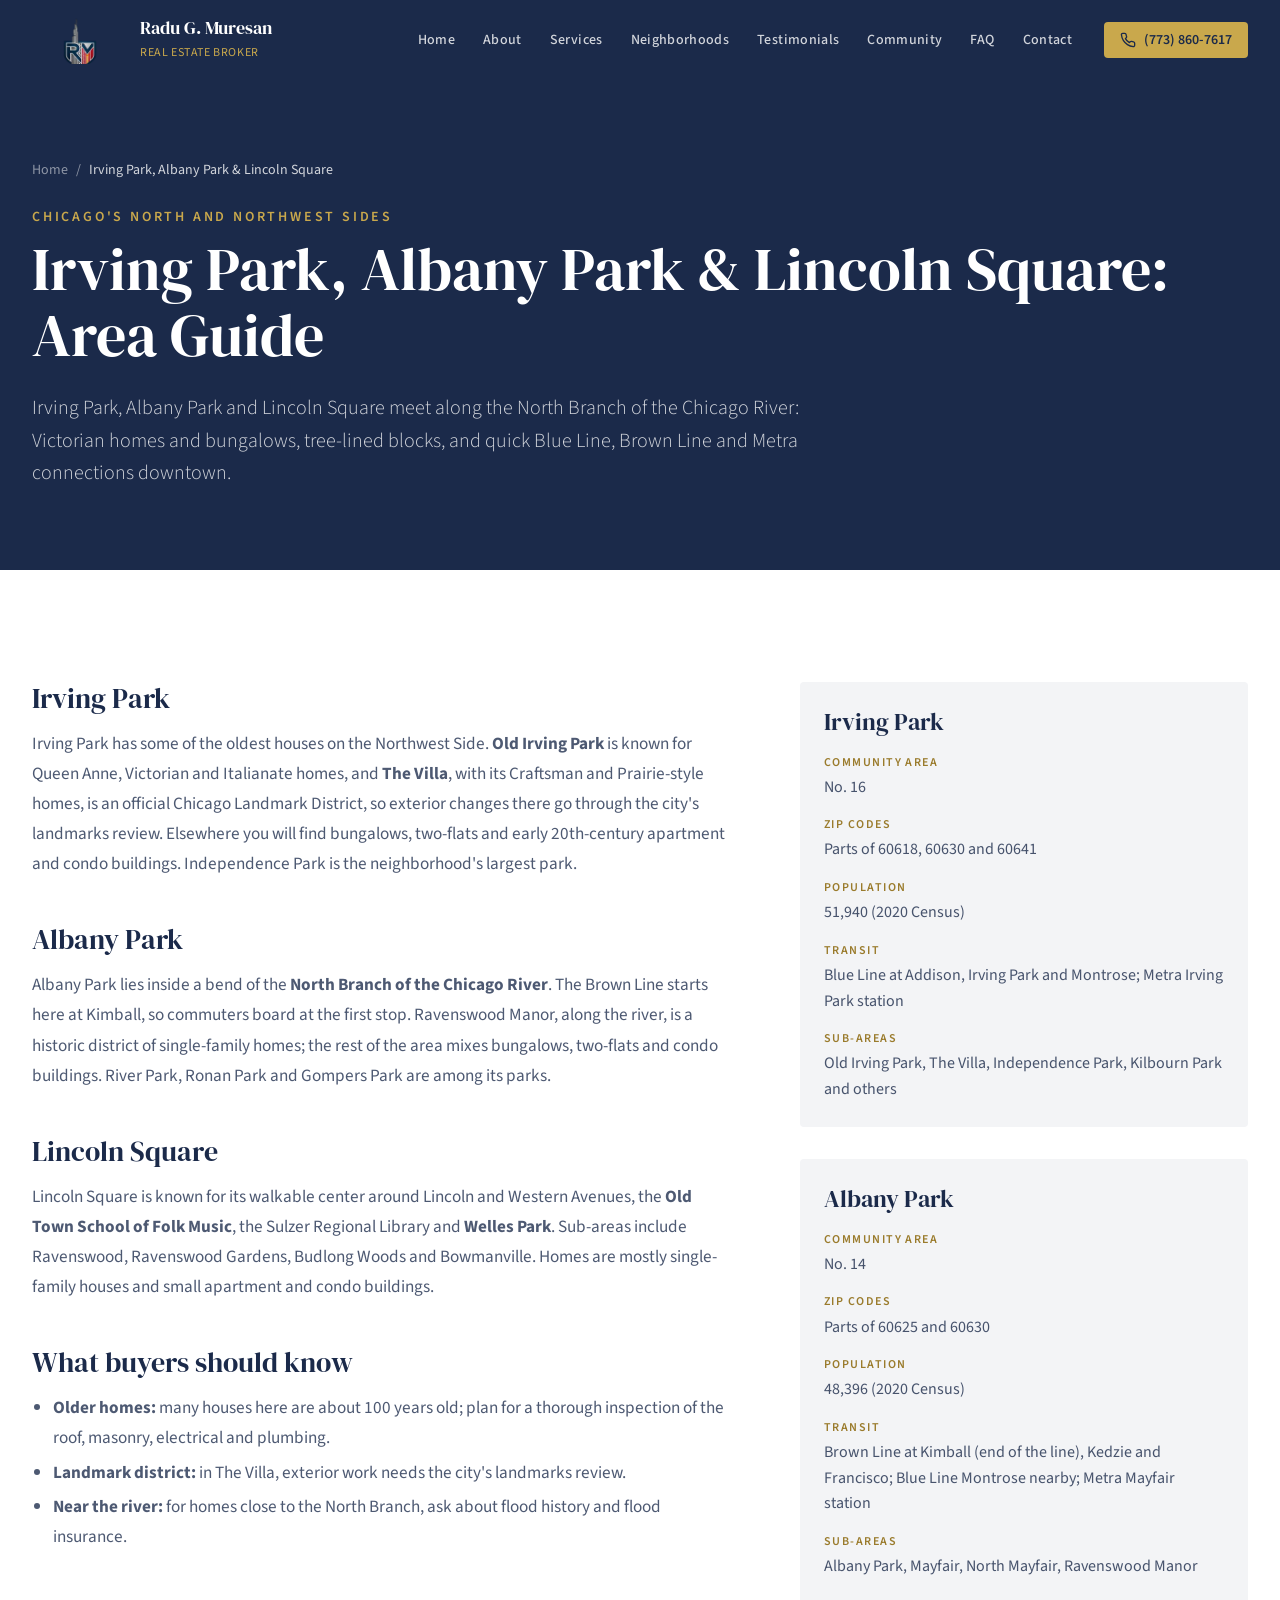
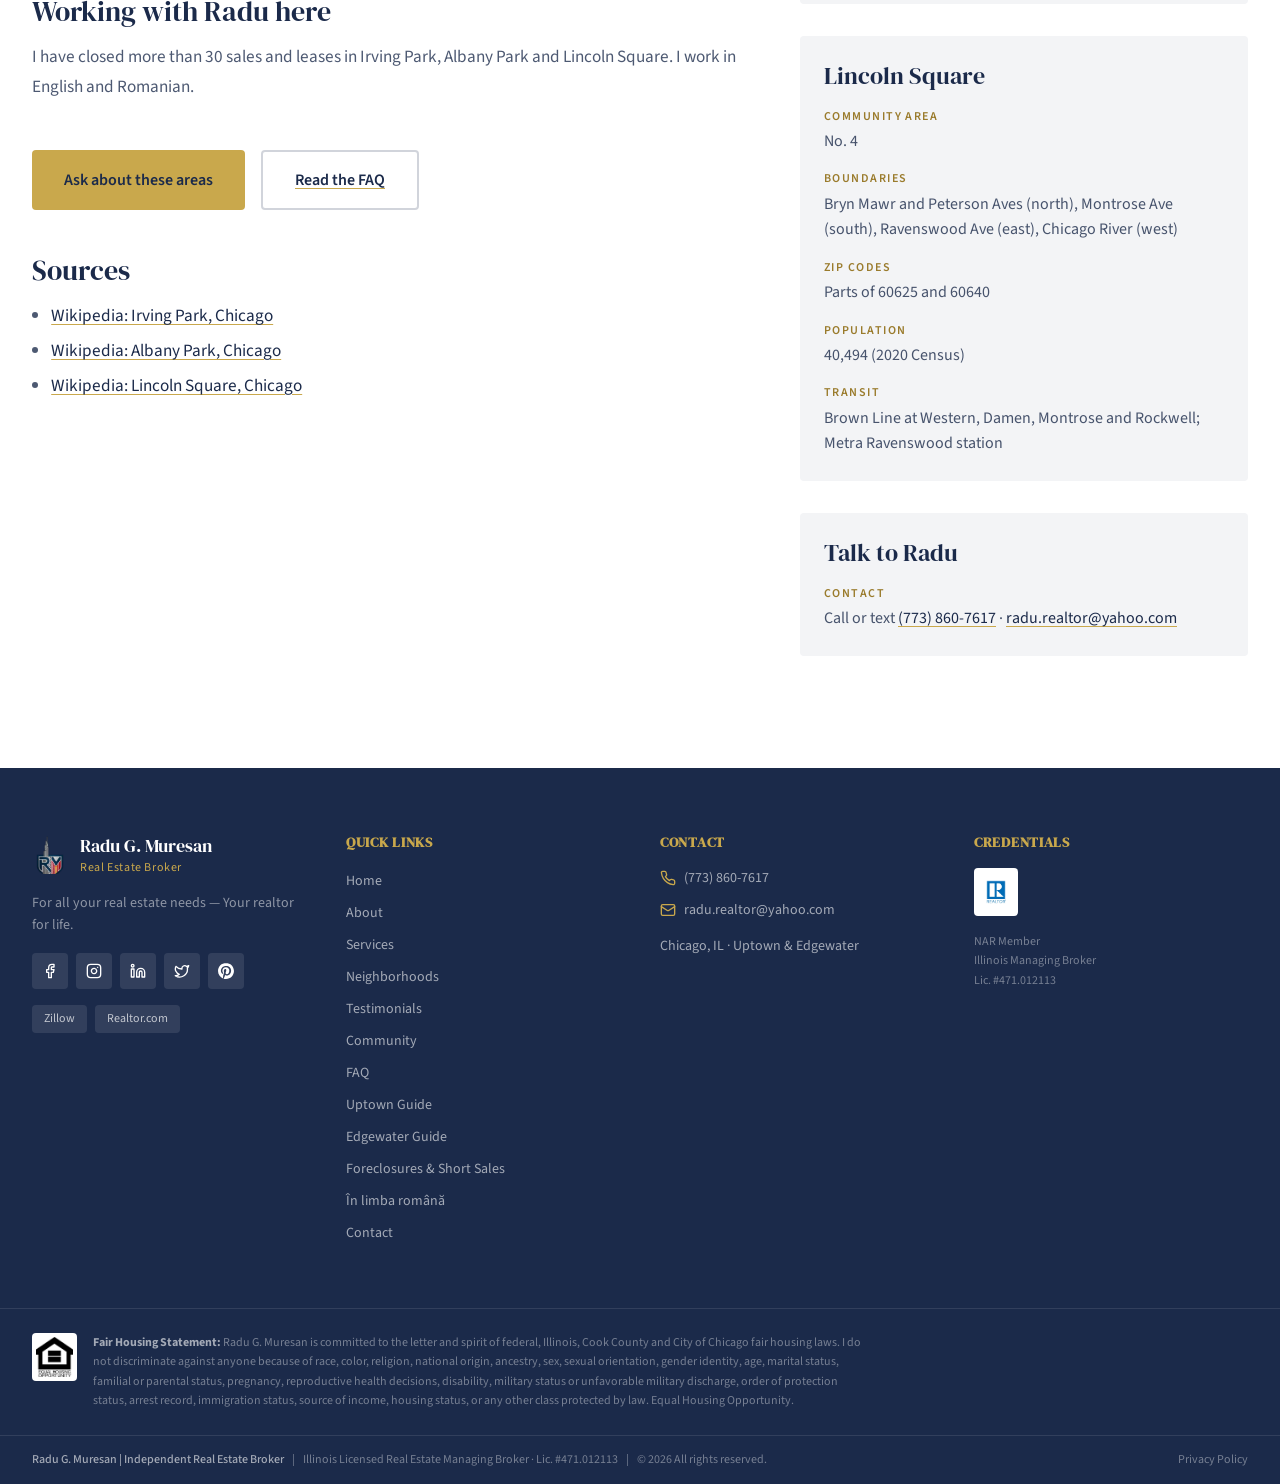
<file: irving-park-albany-park-lincoln-square.html>
<!doctype html>
<html lang="en">
  <head>
    <meta charset="UTF-8" />
    <meta name="viewport" content="width=device-width, initial-scale=1.0" />
    <title>Irving Park, Albany Park &amp; Lincoln Square: Area Guide | Radu G. Muresan</title>
    <meta name="description" content="Guide to Irving Park, Albany Park &amp; Lincoln Square: ZIP codes, transit, homes and what buyers should know, from Chicago broker Radu G. Muresan." />
    <meta name="author" content="Radu G. Muresan" />
    <meta name="robots" content="index, follow, max-image-preview:large, max-snippet:-1, max-video-preview:-1" />
    <meta name="theme-color" content="#1B2A4A" />
    <link rel="canonical" href="https://radurealtor.com/irving-park-albany-park-lincoln-square" />
    <link rel="icon" href="/favicon.ico" sizes="any" />
    <link rel="icon" type="image/png" sizes="32x32" href="/favicon-32.png" />
    <link rel="icon" type="image/png" sizes="192x192" href="/favicon-192.png" />

    <meta property="og:locale" content="en_US" />
    <meta property="og:type" content="website" />
    <meta property="og:site_name" content="Radu G. Muresan | Chicago Real Estate Broker" />
    <meta property="og:title" content="Irving Park, Albany Park &amp; Lincoln Square: Area Guide | Radu G. Muresan" />
    <meta property="og:description" content="Guide to Irving Park, Albany Park &amp; Lincoln Square: ZIP codes, transit, homes and what buyers should know, from Chicago broker Radu G. Muresan." />
    <meta property="og:url" content="https://radurealtor.com/irving-park-albany-park-lincoln-square" />
    <meta property="og:image" content="https://radurealtor.com/assets/og-chicago-real-estate.jpg" />
    <meta property="og:image:width" content="1200" />
    <meta property="og:image:height" content="630" />
    <meta property="og:image:alt" content="Chicago lakefront and skyline, served by Radu G. Muresan" />
    <meta name="twitter:card" content="summary_large_image" />

    <script type="application/ld+json">
{
  "@context": "https://schema.org",
  "@graph": [
    {
      "@type": "WebPage",
      "@id": "https://radurealtor.com/irving-park-albany-park-lincoln-square#webpage",
      "url": "https://radurealtor.com/irving-park-albany-park-lincoln-square",
      "name": "Irving Park, Albany Park & Lincoln Square: Area Guide | Radu G. Muresan",
      "description": "Guide to Irving Park, Albany Park & Lincoln Square: ZIP codes, transit, homes and what buyers should know, from Chicago broker Radu G. Muresan.",
      "isPartOf": {
        "@id": "https://radurealtor.com/#website"
      },
      "breadcrumb": {
        "@id": "https://radurealtor.com/irving-park-albany-park-lincoln-square#breadcrumb"
      },
      "author": {
        "@id": "https://radurealtor.com/#radu"
      },
      "dateModified": "2026-10-24",
      "inLanguage": "en-US",
      "about": [
        {
          "@id": "https://radurealtor.com/irving-park-albany-park-lincoln-square#irving-park"
        },
        {
          "@id": "https://radurealtor.com/irving-park-albany-park-lincoln-square#albany-park"
        },
        {
          "@id": "https://radurealtor.com/irving-park-albany-park-lincoln-square#lincoln-square"
        }
      ]
    },
    {
      "@type": "BreadcrumbList",
      "@id": "https://radurealtor.com/irving-park-albany-park-lincoln-square#breadcrumb",
      "itemListElement": [
        {
          "@type": "ListItem",
          "position": 1,
          "name": "Home",
          "item": "https://radurealtor.com/"
        },
        {
          "@type": "ListItem",
          "position": 2,
          "name": "Irving Park, Albany Park & Lincoln Square",
          "item": "https://radurealtor.com/irving-park-albany-park-lincoln-square"
        }
      ]
    },
    {
      "@type": "Place",
      "@id": "https://radurealtor.com/irving-park-albany-park-lincoln-square#irving-park",
      "name": "Irving Park, Chicago",
      "sameAs": "https://en.wikipedia.org/wiki/Irving_Park,_Chicago"
    },
    {
      "@type": "Place",
      "@id": "https://radurealtor.com/irving-park-albany-park-lincoln-square#albany-park",
      "name": "Albany Park, Chicago",
      "sameAs": "https://en.wikipedia.org/wiki/Albany_Park,_Chicago"
    },
    {
      "@type": "Place",
      "@id": "https://radurealtor.com/irving-park-albany-park-lincoln-square#lincoln-square",
      "name": "Lincoln Square, Chicago",
      "sameAs": "https://en.wikipedia.org/wiki/Lincoln_Square,_Chicago"
    }
  ]
}
    </script>
    <link rel="preconnect" href="https://fonts.googleapis.com" />
    <link rel="preconnect" href="https://fonts.gstatic.com" crossorigin />
    <link rel="stylesheet" href="https://fonts.googleapis.com/css2?family=DM+Serif+Display:ital@0;1&family=Source+Sans+3:ital,wght@0,300;0,400;0,500;0,600;0,700;1,400&display=swap" media="print" onload="this.media='all'" />
    <noscript><link rel="stylesheet" href="https://fonts.googleapis.com/css2?family=DM+Serif+Display:ital@0;1&family=Source+Sans+3:ital,wght@0,300;0,400;0,500;0,600;0,700;1,400&display=swap" /></noscript>
    <link rel="stylesheet" href="/assets/index-CQzim5FF.css" />
    <style>html{scroll-behavior:smooth}#mobile-menu{overflow-y:auto}#mobile-menu>div{flex-shrink:0}#mobile-menu a.text-xl{padding-top:.4rem;padding-bottom:.4rem}
.page-prose h2{font-family:"DM Serif Display",Georgia,serif;color:#1B2A4A;font-size:1.75rem;line-height:1.2;margin:2.75rem 0 .85rem}
.page-prose h2:first-child{margin-top:0}
.page-prose h3{font-weight:600;color:#1B2A4A;font-size:1.15rem;line-height:1.4;margin:2rem 0 .5rem}
.page-prose p{color:rgba(27,42,74,.78);font-size:1.075rem;line-height:1.75;margin:0 0 1rem}
.page-prose a,.facts a{color:#1B2A4A;text-decoration:underline;text-decoration-color:#C9A84C;text-underline-offset:3px}
.page-prose blockquote{border-left:3px solid #C9A84C;background:#f8f8f6;padding:1rem 1.25rem;margin:0 0 1rem}
.page-prose blockquote p{margin:0 0 .5rem}
.page-prose blockquote footer{font-size:.875rem;color:#9a7b2c;font-weight:600}
.facts dt{font-size:.75rem;font-weight:600;letter-spacing:.12em;text-transform:uppercase;color:#9a7b2c;margin-top:1rem}
.facts dt:first-child{margin-top:0}
.facts dd{margin:.2rem 0 0;color:rgba(27,42,74,.8);line-height:1.6}
.faq-group{border-top:1px solid rgba(27,42,74,.1);padding-top:2.5rem;margin-top:2.5rem}
.page-hero{padding:8rem 0 4rem}@media(min-width:48rem){.page-hero{padding:10rem 0 5rem}}
.btn-outline{border:2px solid rgba(27,42,74,.2)}.btn-outline:hover{border-color:#1B2A4A}
.faq-group:first-child{border-top:0;padding-top:0;margin-top:0}
.sources{padding-left:1.2rem;list-style:disc}.sources li{color:rgba(27,42,74,.78);margin:.25rem 0}.page-prose ol,.page-prose ul.list{padding-left:1.3rem;margin:0 0 1rem}.page-prose ol{list-style:decimal}.page-prose ul.list{list-style:disc}.page-prose li{color:rgba(27,42,74,.78);font-size:1.075rem;line-height:1.7;margin:.35rem 0}.page-prose .note{border-left:3px solid #C9A84C;background:#f8f8f6;padding:1rem 1.25rem;font-size:1rem}</style>
    <script src="/assets/site.js" defer></script>
  </head>
  <body>
    <div id="root"><div class="min-h-screen flex flex-col bg-white"><nav id="site-nav" class="fixed top-0 left-0 right-0 z-50 transition-all duration-500 bg-transparent"><div class="container flex items-center justify-between h-16 md:h-20"><a href="/" class="flex items-center gap-3 shrink-0"><img alt="Radu G. Muresan logo" class="h-12 w-12 object-contain" src="/assets/media/radu-muresan-mark-96.webp" width="96" height="106"><div><span class="text-white font-serif text-lg leading-tight block">Radu G. Muresan</span><span class="text-[#C9A84C] text-xs tracking-wider uppercase">Real Estate Broker</span></div></a><div class="hidden lg:flex items-center gap-1"><a href="/" class="px-3 py-2 text-sm font-medium tracking-wide transition-colors relative text-white/80 hover:text-white">Home<span data-active-bar class="hidden absolute bottom-0 left-3 right-3 h-0.5 bg-[#C9A84C] rounded-full"></span></a><a href="/about" class="px-3 py-2 text-sm font-medium tracking-wide transition-colors relative text-white/80 hover:text-white">About<span data-active-bar class="hidden absolute bottom-0 left-3 right-3 h-0.5 bg-[#C9A84C] rounded-full"></span></a><a href="/#services" class="px-3 py-2 text-sm font-medium tracking-wide transition-colors relative text-white/80 hover:text-white">Services<span data-active-bar class="hidden absolute bottom-0 left-3 right-3 h-0.5 bg-[#C9A84C] rounded-full"></span></a><a href="/#neighborhoods" class="px-3 py-2 text-sm font-medium tracking-wide transition-colors relative text-white/80 hover:text-white">Neighborhoods<span data-active-bar class="hidden absolute bottom-0 left-3 right-3 h-0.5 bg-[#C9A84C] rounded-full"></span></a><a href="/#testimonials" class="px-3 py-2 text-sm font-medium tracking-wide transition-colors relative text-white/80 hover:text-white">Testimonials<span data-active-bar class="hidden absolute bottom-0 left-3 right-3 h-0.5 bg-[#C9A84C] rounded-full"></span></a><a href="/#community" class="px-3 py-2 text-sm font-medium tracking-wide transition-colors relative text-white/80 hover:text-white">Community<span data-active-bar class="hidden absolute bottom-0 left-3 right-3 h-0.5 bg-[#C9A84C] rounded-full"></span></a><a href="/faq" class="px-3 py-2 text-sm font-medium tracking-wide transition-colors relative text-white/80 hover:text-white">FAQ<span data-active-bar class="hidden absolute bottom-0 left-3 right-3 h-0.5 bg-[#C9A84C] rounded-full"></span></a><a href="/#contact" class="px-3 py-2 text-sm font-medium tracking-wide transition-colors relative text-white/80 hover:text-white">Contact<span data-active-bar class="hidden absolute bottom-0 left-3 right-3 h-0.5 bg-[#C9A84C] rounded-full"></span></a><a href="tel:+17738607617" class="ml-4 flex items-center gap-2 bg-[#C9A84C] text-[#1B2A4A] px-4 py-2 rounded text-sm font-semibold hover:bg-[#d4b65e] transition-colors"><svg xmlns="http://www.w3.org/2000/svg" width="24" height="24" viewBox="0 0 24 24" fill="none" stroke="currentColor" stroke-width="2" stroke-linecap="round" stroke-linejoin="round" class="lucide lucide-phone w-4 h-4"><path d="M22 16.92v3a2 2 0 0 1-2.18 2 19.79 19.79 0 0 1-8.63-3.07 19.5 19.5 0 0 1-6-6 19.79 19.79 0 0 1-3.07-8.67A2 2 0 0 1 4.11 2h3a2 2 0 0 1 2 1.72 12.84 12.84 0 0 0 .7 2.81 2 2 0 0 1-.45 2.11L8.09 9.91a16 16 0 0 0 6 6l1.27-1.27a2 2 0 0 1 2.11-.45 12.84 12.84 0 0 0 2.81.7A2 2 0 0 1 22 16.92z"></path></svg>(773) 860-7617</a></div><button id="menu-toggle" type="button" class="lg:hidden text-white p-2" aria-label="Toggle menu" aria-expanded="false" aria-controls="mobile-menu"><svg xmlns="http://www.w3.org/2000/svg" width="24" height="24" viewBox="0 0 24 24" fill="none" stroke="currentColor" stroke-width="2" stroke-linecap="round" stroke-linejoin="round" class="lucide lucide-menu w-6 h-6"><line x1="4" x2="20" y1="12" y2="12"></line><line x1="4" x2="20" y1="6" y2="6"></line><line x1="4" x2="20" y1="18" y2="18"></line></svg></button></div></nav><div id="mobile-menu" class="fixed inset-0 z-40 bg-[#1B2A4A]/98 backdrop-blur-lg hidden flex-col pt-20 lg:hidden"><div class="flex flex-col items-center gap-2 py-8"><a href="/" class="text-xl font-serif py-3 px-6 transition-colors text-white/80">Home</a><a href="/about" class="text-xl font-serif py-3 px-6 transition-colors text-white/80">About</a><a href="/#services" class="text-xl font-serif py-3 px-6 transition-colors text-white/80">Services</a><a href="/#neighborhoods" class="text-xl font-serif py-3 px-6 transition-colors text-white/80">Neighborhoods</a><a href="/#testimonials" class="text-xl font-serif py-3 px-6 transition-colors text-white/80">Testimonials</a><a href="/#community" class="text-xl font-serif py-3 px-6 transition-colors text-white/80">Community</a><a href="/faq" class="text-xl font-serif py-3 px-6 transition-colors text-white/80">FAQ</a><a href="/#contact" class="text-xl font-serif py-3 px-6 transition-colors text-white/80">Contact</a><a href="tel:+17738607617" class="mt-6 flex items-center gap-2 bg-[#C9A84C] text-[#1B2A4A] px-6 py-3 rounded text-lg font-semibold">(773) 860-7617</a></div><div class="mt-auto pb-8 text-center"><p class="text-white/50 text-xs">Radu G. Muresan | Independent Real Estate Broker</p><p class="text-white/40 text-xs mt-1">Illinois Licensed Real Estate Managing Broker · Lic. #471.012113</p></div></div><main class="flex-1"><section class="page-hero relative bg-[#1B2A4A]"><div class="container"><nav aria-label="Breadcrumb" class="text-sm text-white/50 mb-6"><a href="/" class="hover:text-[#C9A84C] transition-colors">Home</a><span class="mx-2">/</span><span class="text-white/80">Irving Park, Albany Park & Lincoln Square</span></nav><span class="text-[#C9A84C] text-sm font-semibold tracking-[0.2em] uppercase">Chicago's North and Northwest Sides</span><h1 class="font-serif text-4xl sm:text-5xl md:text-6xl text-white leading-[1.1] mt-2 mb-6">Irving Park, Albany Park & Lincoln Square: Area Guide</h1><p class="text-white/80 text-lg md:text-xl font-light leading-relaxed max-w-3xl">Irving Park, Albany Park and Lincoln Square meet along the North Branch of the Chicago River: Victorian homes and bungalows, tree-lined blocks, and quick Blue Line, Brown Line and Metra connections downtown.</p></div></section><section class="section-padding bg-white"><div class="container"><div class="grid lg:grid-cols-5 gap-12 lg:gap-16 items-start"><div class="lg:col-span-3 page-prose"><h2>Irving Park</h2><p>Irving Park has some of the oldest houses on the Northwest Side. <strong>Old Irving Park</strong> is known for Queen Anne, Victorian and Italianate homes, and <strong>The Villa</strong>, with its Craftsman and Prairie-style homes, is an official Chicago Landmark District, so exterior changes there go through the city's landmarks review. Elsewhere you will find bungalows, two-flats and early 20th-century apartment and condo buildings. Independence Park is the neighborhood's largest park.</p><h2>Albany Park</h2><p>Albany Park lies inside a bend of the <strong>North Branch of the Chicago River</strong>. The Brown Line starts here at Kimball, so commuters board at the first stop. Ravenswood Manor, along the river, is a historic district of single-family homes; the rest of the area mixes bungalows, two-flats and condo buildings. River Park, Ronan Park and Gompers Park are among its parks.</p><h2>Lincoln Square</h2><p>Lincoln Square is known for its walkable center around Lincoln and Western Avenues, the <strong>Old Town School of Folk Music</strong>, the Sulzer Regional Library and <strong>Welles Park</strong>. Sub-areas include Ravenswood, Ravenswood Gardens, Budlong Woods and Bowmanville. Homes are mostly single-family houses and small apartment and condo buildings.</p><h2>What buyers should know</h2><ul class="list"><li><strong>Older homes:</strong> many houses here are about 100 years old; plan for a thorough inspection of the roof, masonry, electrical and plumbing.</li><li><strong>Landmark district:</strong> in The Villa, exterior work needs the city's landmarks review.</li><li><strong>Near the river:</strong> for homes close to the North Branch, ask about flood history and flood insurance.</li></ul><h2>Working with Radu here</h2><p>I have closed more than 30 sales and leases in Irving Park, Albany Park and Lincoln Square. I work in English and Romanian.</p><div class="mt-12 flex flex-col sm:flex-row gap-4"><a href="/#contact" class="flex items-center justify-center gap-2 bg-[#C9A84C] text-[#1B2A4A] px-8 py-4 rounded font-semibold text-base hover:bg-[#d4b65e] transition-all">Ask about these areas</a><a href="/faq" class="btn-outline flex items-center justify-center gap-2 text-[#1B2A4A] px-8 py-4 rounded font-semibold text-base transition-all">Read the FAQ</a></div><h2>Sources</h2><ul class="sources"><li><a href="https://en.wikipedia.org/wiki/Irving_Park,_Chicago" target="_blank" rel="noopener noreferrer">Wikipedia: Irving Park, Chicago</a></li><li><a href="https://en.wikipedia.org/wiki/Albany_Park,_Chicago" target="_blank" rel="noopener noreferrer">Wikipedia: Albany Park, Chicago</a></li><li><a href="https://en.wikipedia.org/wiki/Lincoln_Square,_Chicago" target="_blank" rel="noopener noreferrer">Wikipedia: Lincoln Square, Chicago</a></li></ul></div><div class="lg:col-span-2 space-y-8"><div class="p-6 bg-[#1B2A4A]/5 rounded-sm"><h2 class="font-serif text-2xl text-[#1B2A4A] mb-4">Irving Park</h2><dl class="facts"><dt>Community area</dt><dd>No. 16</dd><dt>ZIP codes</dt><dd>Parts of 60618, 60630 and 60641</dd><dt>Population</dt><dd>51,940 (2020 Census)</dd><dt>Transit</dt><dd>Blue Line at Addison, Irving Park and Montrose; Metra Irving Park station</dd><dt>Sub-areas</dt><dd>Old Irving Park, The Villa, Independence Park, Kilbourn Park and others</dd></dl></div><div class="p-6 bg-[#1B2A4A]/5 rounded-sm"><h2 class="font-serif text-2xl text-[#1B2A4A] mb-4">Albany Park</h2><dl class="facts"><dt>Community area</dt><dd>No. 14</dd><dt>ZIP codes</dt><dd>Parts of 60625 and 60630</dd><dt>Population</dt><dd>48,396 (2020 Census)</dd><dt>Transit</dt><dd>Brown Line at Kimball (end of the line), Kedzie and Francisco; Blue Line Montrose nearby; Metra Mayfair station</dd><dt>Sub-areas</dt><dd>Albany Park, Mayfair, North Mayfair, Ravenswood Manor</dd></dl></div><div class="p-6 bg-[#1B2A4A]/5 rounded-sm"><h2 class="font-serif text-2xl text-[#1B2A4A] mb-4">Lincoln Square</h2><dl class="facts"><dt>Community area</dt><dd>No. 4</dd><dt>Boundaries</dt><dd>Bryn Mawr and Peterson Aves (north), Montrose Ave (south), Ravenswood Ave (east), Chicago River (west)</dd><dt>ZIP codes</dt><dd>Parts of 60625 and 60640</dd><dt>Population</dt><dd>40,494 (2020 Census)</dd><dt>Transit</dt><dd>Brown Line at Western, Damen, Montrose and Rockwell; Metra Ravenswood station</dd></dl></div><div class="p-6 bg-[#1B2A4A]/5 rounded-sm"><h2 class="font-serif text-2xl text-[#1B2A4A] mb-4">Talk to Radu</h2><dl class="facts"><dt>Contact</dt><dd>Call or text <a href="tel:+17738607617">(773) 860-7617</a> · <a href="mailto:radu.realtor@yahoo.com">radu.realtor@yahoo.com</a></dd></dl></div></div></div></div></section></main><footer class="bg-[#1B2A4A] text-white"><div class="container py-16"><div class="grid md:grid-cols-2 lg:grid-cols-4 gap-10"><div class="lg:col-span-1"><div class="flex items-center gap-3 mb-4"><img alt="Radu G. Muresan" class="h-10 w-auto" src="/assets/media/radu-muresan-mark-96.webp" width="96" height="106"><div><div class="font-serif text-lg">Radu G. Muresan</div><div class="text-[#C9A84C] text-xs tracking-wider">Real Estate Broker</div></div></div><p class="text-white/50 text-sm leading-relaxed mb-4">For all your real estate needs — Your realtor for life.</p><div class="flex gap-2 flex-wrap"><a href="https://www.facebook.com/Radu.real.estate/" target="_blank" rel="noopener noreferrer" class="w-9 h-9 rounded bg-white/10 flex items-center justify-center hover:bg-[#C9A84C]/20 transition-colors" aria-label="Facebook" title="Facebook"><svg xmlns="http://www.w3.org/2000/svg" width="24" height="24" viewBox="0 0 24 24" fill="none" stroke="currentColor" stroke-width="2" stroke-linecap="round" stroke-linejoin="round" class="lucide lucide-facebook w-4 h-4"><path d="M18 2h-3a5 5 0 0 0-5 5v3H7v4h3v8h4v-8h3l1-4h-4V7a1 1 0 0 1 1-1h3z"></path></svg></a><a href="https://www.instagram.com/radu_muresan_realtor/" target="_blank" rel="noopener noreferrer" class="w-9 h-9 rounded bg-white/10 flex items-center justify-center hover:bg-[#C9A84C]/20 transition-colors" aria-label="Instagram" title="Instagram"><svg xmlns="http://www.w3.org/2000/svg" width="24" height="24" viewBox="0 0 24 24" fill="none" stroke="currentColor" stroke-width="2" stroke-linecap="round" stroke-linejoin="round" class="lucide lucide-instagram w-4 h-4"><rect width="20" height="20" x="2" y="2" rx="5" ry="5"></rect><path d="M16 11.37A4 4 0 1 1 12.63 8 4 4 0 0 1 16 11.37z"></path><line x1="17.5" x2="17.51" y1="6.5" y2="6.5"></line></svg></a><a href="https://www.linkedin.com/in/radu-muresan-re/" target="_blank" rel="noopener noreferrer" class="w-9 h-9 rounded bg-white/10 flex items-center justify-center hover:bg-[#C9A84C]/20 transition-colors" aria-label="LinkedIn" title="LinkedIn"><svg xmlns="http://www.w3.org/2000/svg" width="24" height="24" viewBox="0 0 24 24" fill="none" stroke="currentColor" stroke-width="2" stroke-linecap="round" stroke-linejoin="round" class="lucide lucide-linkedin w-4 h-4"><path d="M16 8a6 6 0 0 1 6 6v7h-4v-7a2 2 0 0 0-2-2 2 2 0 0 0-2 2v7h-4v-7a6 6 0 0 1 6-6z"></path><rect width="4" height="12" x="2" y="9"></rect><circle cx="4" cy="4" r="2"></circle></svg></a><a href="https://x.com/Radu_G_Muresan" target="_blank" rel="noopener noreferrer" class="w-9 h-9 rounded bg-white/10 flex items-center justify-center hover:bg-[#C9A84C]/20 transition-colors" aria-label="X (Twitter)" title="X (Twitter)"><svg xmlns="http://www.w3.org/2000/svg" width="24" height="24" viewBox="0 0 24 24" fill="none" stroke="currentColor" stroke-width="2" stroke-linecap="round" stroke-linejoin="round" class="lucide lucide-twitter w-4 h-4"><path d="M22 4s-.7 2.1-2 3.4c1.6 10-9.4 17.3-18 11.6 2.2.1 4.4-.6 6-2C3 15.5.5 9.6 3 5c2.2 2.6 5.6 4.1 9 4-.9-4.2 4-6.6 7-3.8 1.1 0 3-1.2 3-1.2z"></path></svg></a><a href="https://www.pinterest.com/muresan1977/" target="_blank" rel="noopener noreferrer" class="w-9 h-9 rounded bg-white/10 flex items-center justify-center hover:bg-[#C9A84C]/20 transition-colors" aria-label="Pinterest" title="Pinterest"><svg xmlns="http://www.w3.org/2000/svg" width="24" height="24" viewBox="0 0 24 24" fill="currentColor" aria-hidden="true" class="w-4 h-4"><path d="M12.017 0C5.396 0 .029 5.367.029 11.987c0 5.079 3.158 9.417 7.618 11.162-.105-.949-.199-2.403.041-3.439.219-.937 1.406-5.957 1.406-5.957s-.359-.72-.359-1.781c0-1.663.967-2.911 2.168-2.911 1.024 0 1.518.769 1.518 1.688 0 1.029-.653 2.567-.992 3.992-.285 1.193.6 2.165 1.775 2.165 2.128 0 3.768-2.245 3.768-5.487 0-2.861-2.063-4.869-5.008-4.869-3.41 0-5.409 2.562-5.409 5.199 0 1.033.394 2.143.889 2.741.099.12.112.225.085.345-.09.375-.293 1.199-.334 1.363-.053.225-.172.271-.401.165-1.495-.69-2.433-2.878-2.433-4.646 0-3.776 2.748-7.252 7.92-7.252 4.158 0 7.392 2.967 7.392 6.923 0 4.135-2.607 7.462-6.233 7.462-1.214 0-2.354-.629-2.758-1.379l-.749 2.848c-.269 1.045-1.004 2.352-1.498 3.146 1.123.345 2.306.535 3.55.535 6.607 0 11.985-5.365 11.985-11.987C23.97 5.39 18.592.026 11.985.026L12.017 0z"/></svg></a></div><div class="flex gap-2 flex-wrap mt-4"><a href="https://www.zillow.com/profile/Radu-Muresan" target="_blank" rel="noopener noreferrer" class="px-3 py-1.5 text-xs bg-white/10 rounded hover:bg-[#C9A84C]/20 transition-colors text-white/70 hover:text-white" title="Zillow Profile">Zillow</a><a href="https://www.realtor.com/realestateagents/567ff5897e54f701001ec543" target="_blank" rel="noopener noreferrer" class="px-3 py-1.5 text-xs bg-white/10 rounded hover:bg-[#C9A84C]/20 transition-colors text-white/70 hover:text-white" title="Realtor.com Profile">Realtor.com</a></div></div><div><h4 class="font-semibold text-sm tracking-wider uppercase mb-4 text-[#C9A84C]">Quick Links</h4><ul class="space-y-2"><li><a href="/" class="text-white/60 text-sm hover:text-[#C9A84C] transition-colors">Home</a></li><li><a href="/about" class="text-white/60 text-sm hover:text-[#C9A84C] transition-colors">About</a></li><li><a href="/#services" class="text-white/60 text-sm hover:text-[#C9A84C] transition-colors">Services</a></li><li><a href="/#neighborhoods" class="text-white/60 text-sm hover:text-[#C9A84C] transition-colors">Neighborhoods</a></li><li><a href="/#testimonials" class="text-white/60 text-sm hover:text-[#C9A84C] transition-colors">Testimonials</a></li><li><a href="/#community" class="text-white/60 text-sm hover:text-[#C9A84C] transition-colors">Community</a></li><li><a href="/faq" class="text-white/60 text-sm hover:text-[#C9A84C] transition-colors">FAQ</a></li><li><a href="/uptown" class="text-white/60 text-sm hover:text-[#C9A84C] transition-colors">Uptown Guide</a></li><li><a href="/edgewater" class="text-white/60 text-sm hover:text-[#C9A84C] transition-colors">Edgewater Guide</a></li><li><a href="/foreclosures-short-sales" class="text-white/60 text-sm hover:text-[#C9A84C] transition-colors">Foreclosures &amp; Short Sales</a></li><li><a href="/ro" class="text-white/60 text-sm hover:text-[#C9A84C] transition-colors">În limba română</a></li><li><a href="/#contact" class="text-white/60 text-sm hover:text-[#C9A84C] transition-colors">Contact</a></li></ul></div><div><h4 class="font-semibold text-sm tracking-wider uppercase mb-4 text-[#C9A84C]">Contact</h4><div class="space-y-3 text-sm"><a href="tel:+17738607617" class="flex items-center gap-2 text-white/60 hover:text-white transition-colors"><svg xmlns="http://www.w3.org/2000/svg" width="24" height="24" viewBox="0 0 24 24" fill="none" stroke="currentColor" stroke-width="2" stroke-linecap="round" stroke-linejoin="round" class="lucide lucide-phone w-4 h-4 text-[#C9A84C]"><path d="M22 16.92v3a2 2 0 0 1-2.18 2 19.79 19.79 0 0 1-8.63-3.07 19.5 19.5 0 0 1-6-6 19.79 19.79 0 0 1-3.07-8.67A2 2 0 0 1 4.11 2h3a2 2 0 0 1 2 1.72 12.84 12.84 0 0 0 .7 2.81 2 2 0 0 1-.45 2.11L8.09 9.91a16 16 0 0 0 6 6l1.27-1.27a2 2 0 0 1 2.11-.45 12.84 12.84 0 0 0 2.81.7A2 2 0 0 1 22 16.92z"></path></svg>(773) 860-7617</a><a href="mailto:radu.realtor@yahoo.com" class="flex items-center gap-2 text-white/60 hover:text-white transition-colors"><svg xmlns="http://www.w3.org/2000/svg" width="24" height="24" viewBox="0 0 24 24" fill="none" stroke="currentColor" stroke-width="2" stroke-linecap="round" stroke-linejoin="round" class="lucide lucide-mail w-4 h-4 text-[#C9A84C]"><rect width="20" height="16" x="2" y="4" rx="2"></rect><path d="m22 7-8.97 5.7a1.94 1.94 0 0 1-2.06 0L2 7"></path></svg>radu.realtor@yahoo.com</a><p class="text-white/60 pt-1">Chicago, IL · Uptown &amp; Edgewater</p></div></div><div><h4 class="font-semibold text-sm tracking-wider uppercase mb-4 text-[#C9A84C]">Credentials</h4><div class="flex items-center gap-4 mb-4"><img loading="lazy" decoding="async" alt="Realtor - National Association of Realtors" class="h-12 w-auto bg-white p-1 rounded" src="/assets/media/realtor-logo.webp" width="400" height="444"></div><p class="text-white/40 text-xs leading-relaxed">NAR Member<br>Illinois Managing Broker<br>Lic. #471.012113</p></div></div></div><div class="border-t border-white/10"><div class="container py-6 flex items-start gap-4"><img loading="lazy" decoding="async" alt="Equal Housing Opportunity" class="h-12 w-auto bg-white p-1 rounded shrink-0" src="/assets/media/equal-housing-opportunity.webp" width="350" height="375"><p class="text-white/40 text-xs leading-relaxed max-w-3xl"><strong class="text-white/60">Fair Housing Statement:</strong> Radu G. Muresan is committed to the letter and spirit of federal, Illinois, Cook County and City of Chicago fair housing laws. I do not discriminate against anyone because of race, color, religion, national origin, ancestry, sex, sexual orientation, gender identity, age, marital status, familial or parental status, pregnancy, reproductive health decisions, disability, military status or unfavorable military discharge, order of protection status, arrest record, immigration status, source of income, housing status, or any other class protected by law. Equal Housing Opportunity.</p></div></div><div class="border-t border-white/10"><div class="container py-4 flex flex-col md:flex-row items-center justify-between gap-3"><div class="text-white/40 text-xs text-center md:text-left"><span class="font-medium text-white/60">Radu G. Muresan | Independent Real Estate Broker</span><span class="mx-2">|</span>Illinois Licensed Real Estate Managing Broker · Lic. #471.012113<span class="mx-2">|</span>© 2026 All rights reserved.</div><div class="flex items-center gap-4 text-xs"><a href="/privacy" class="text-white/40 hover:text-[#C9A84C] transition-colors">Privacy Policy</a></div></div></div></footer></div></div>
  </body>
</html>
</file>
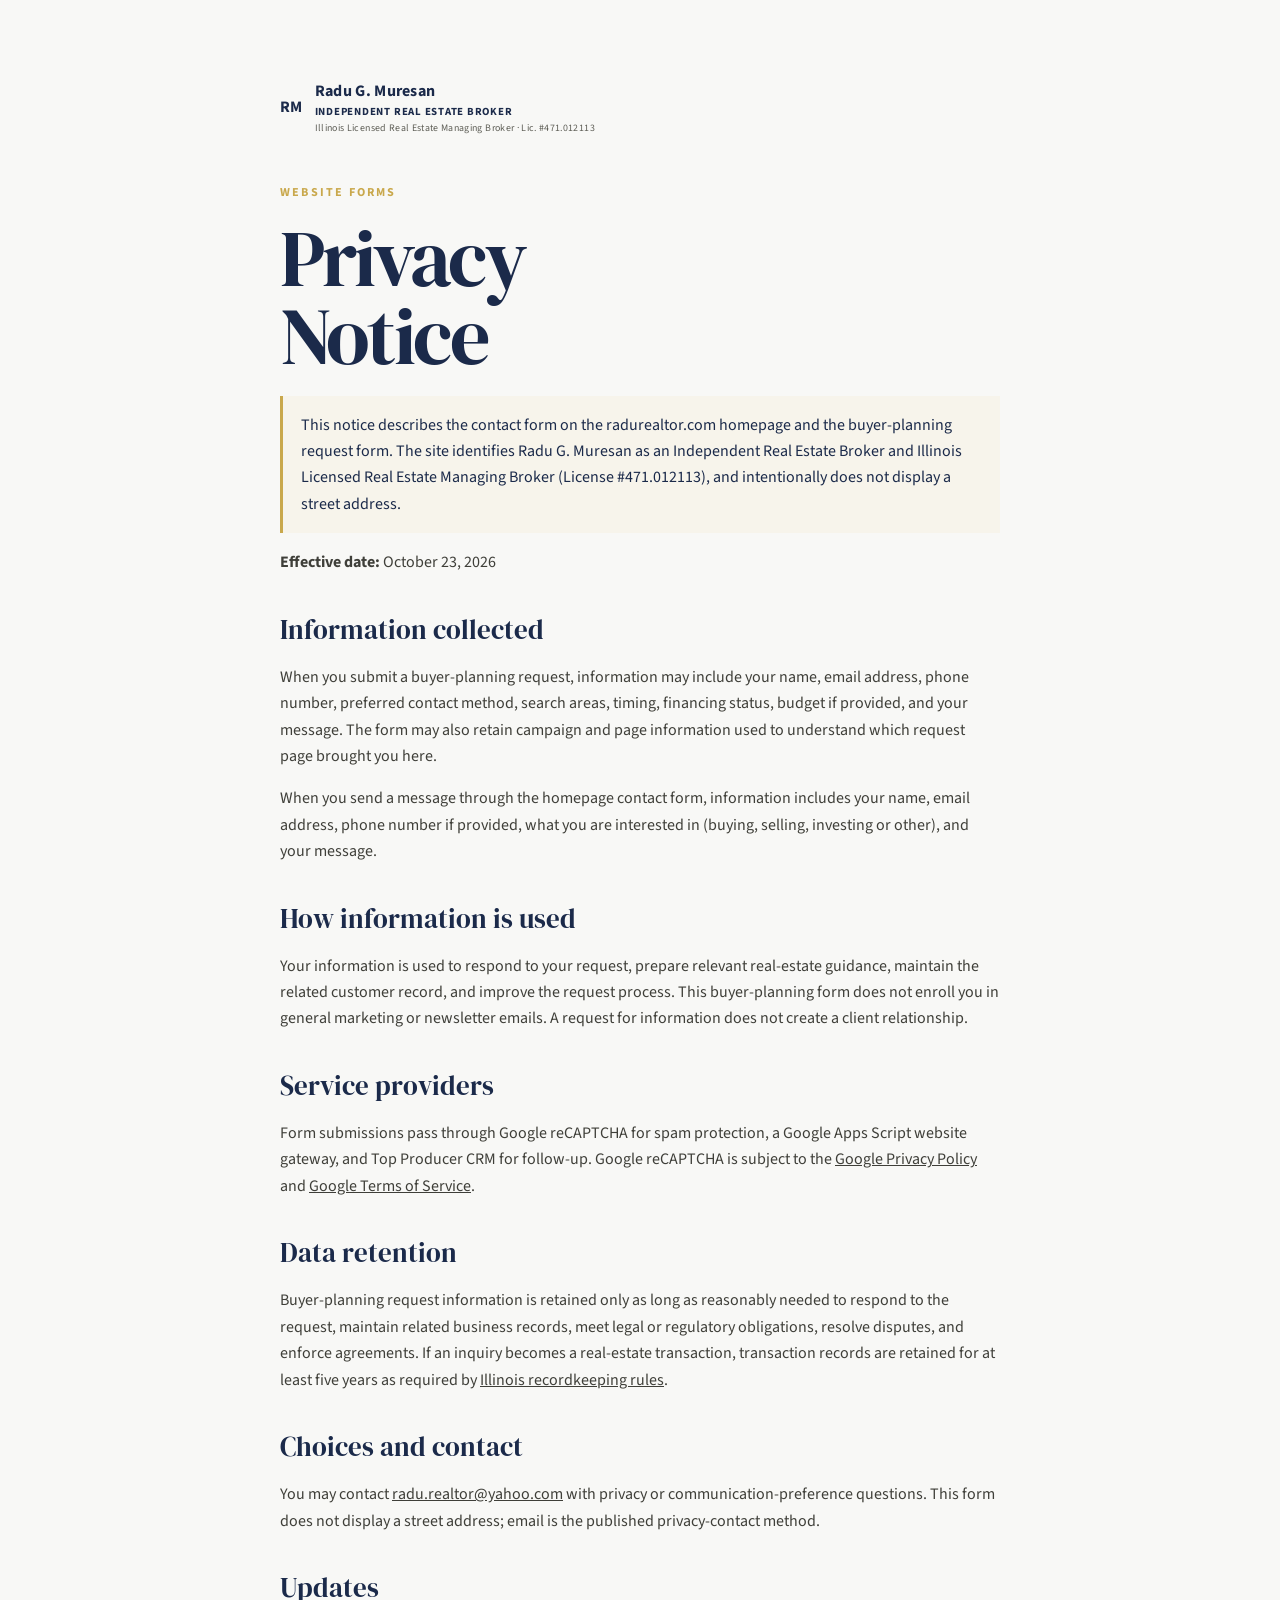
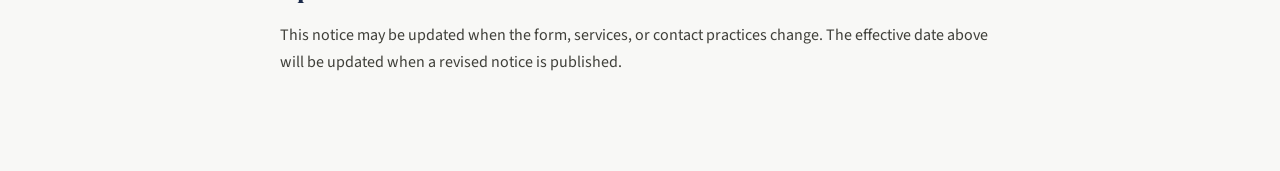
<file: privacy.html>
<!doctype html>
<html lang="en">
<head>
  <meta charset="utf-8">
  <meta name="viewport" content="width=device-width, initial-scale=1">
  <meta name="robots" content="noindex, nofollow">
  <title>Privacy Notice | Radu G. Muresan</title>
  <link rel="preconnect" href="https://fonts.googleapis.com">
  <link rel="preconnect" href="https://fonts.gstatic.com" crossorigin>
  <link href="https://fonts.googleapis.com/css2?family=DM+Serif+Display&family=Source+Sans+3:wght@400;600;700&display=swap" rel="stylesheet">
  <link rel="stylesheet" href="assets/lead-form.css">
  <style>
    .privacy-page { max-width: 760px; margin: 0 auto; padding: clamp(2rem, 7vw, 5rem) 1.25rem 5rem; }
    .privacy-page h1 { color: var(--navy); font-size: clamp(2.8rem, 7vw, 5rem); margin: .5rem 0 1.25rem; }
    .privacy-page h2 { color: var(--navy); font-size: 1.7rem; margin: 2.2rem 0 .65rem; }
    .privacy-page p, .privacy-page li { color: #3f3f39; line-height: 1.65; }
    .privacy-page ul { padding-left: 1.2rem; }
    .privacy-page .notice { border-left: 3px solid var(--gold); background: #f7f4eb; color: var(--navy); padding: 1rem 1.1rem; }
  </style>
</head>
<body>
  <main class="privacy-page">
    <a class="wordmark" style="color:#1b2a4a" href="/"><span class="wordmark-initials">RM</span><span class="wordmark-copy">Radu G. Muresan <small class="brand-descriptor" style="color:#1b2a4a">Independent Real Estate Broker</small><small class="credential" style="color:#5e5e56">Illinois Licensed Real Estate Managing Broker · Lic. #471.012113</small></span></a>
    <p class="eyebrow" style="color:#c9a84c;margin-top:3rem">Website forms</p>
    <h1>Privacy Notice</h1>
    <p class="notice">This notice describes the contact form on the radurealtor.com homepage and the buyer-planning request form. The site identifies Radu G. Muresan as an Independent Real Estate Broker and Illinois Licensed Real Estate Managing Broker (License #471.012113), and intentionally does not display a street address.</p>
    <p><strong>Effective date:</strong> October 23, 2026</p>

    <h2>Information collected</h2>
    <p>When you submit a buyer-planning request, information may include your name, email address, phone number, preferred contact method, search areas, timing, financing status, budget if provided, and your message. The form may also retain campaign and page information used to understand which request page brought you here.</p>

    <p>When you send a message through the homepage contact form, information includes your name, email address, phone number if provided, what you are interested in (buying, selling, investing or other), and your message.</p>

    <h2>How information is used</h2>
    <p>Your information is used to respond to your request, prepare relevant real-estate guidance, maintain the related customer record, and improve the request process. This buyer-planning form does not enroll you in general marketing or newsletter emails. A request for information does not create a client relationship.</p>

    <h2>Service providers</h2>
    <p>Form submissions pass through Google reCAPTCHA for spam protection, a Google Apps Script website gateway, and Top Producer CRM for follow-up. Google reCAPTCHA is subject to the <a href="https://policies.google.com/privacy">Google Privacy Policy</a> and <a href="https://policies.google.com/terms">Google Terms of Service</a>.</p>

    <h2>Data retention</h2>
    <p>Buyer-planning request information is retained only as long as reasonably needed to respond to the request, maintain related business records, meet legal or regulatory obligations, resolve disputes, and enforce agreements. If an inquiry becomes a real-estate transaction, transaction records are retained for at least five years as required by <a href="https://www.ilga.gov/ftp/JCAR/AdminCode/068/068014500G07550R.html">Illinois recordkeeping rules</a>.</p>

    <h2>Choices and contact</h2>
    <p>You may contact <a href="mailto:radu.realtor@yahoo.com">radu.realtor@yahoo.com</a> with privacy or communication-preference questions. This form does not display a street address; email is the published privacy-contact method.</p>

    <h2>Updates</h2>
    <p>This notice may be updated when the form, services, or contact practices change. The effective date above will be updated when a revised notice is published.</p>
  </main>
</body>
</html>
</file>
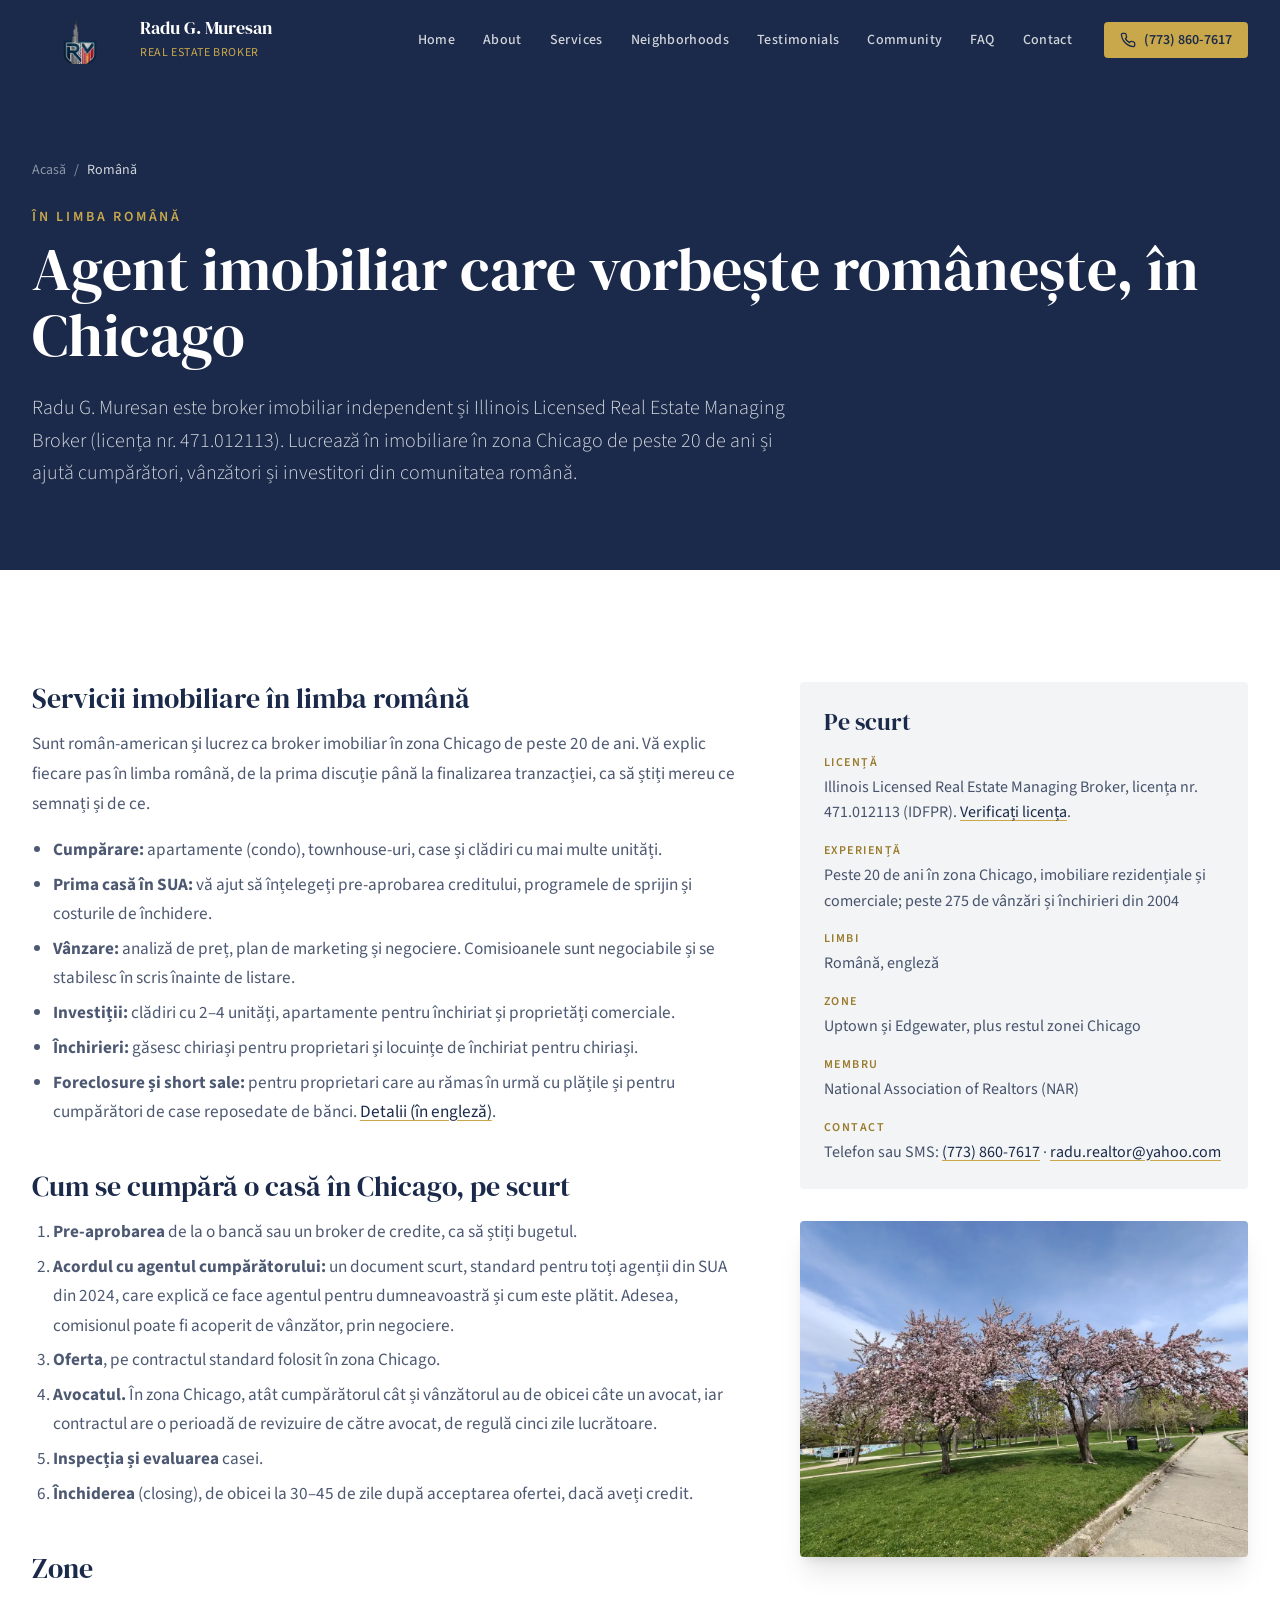
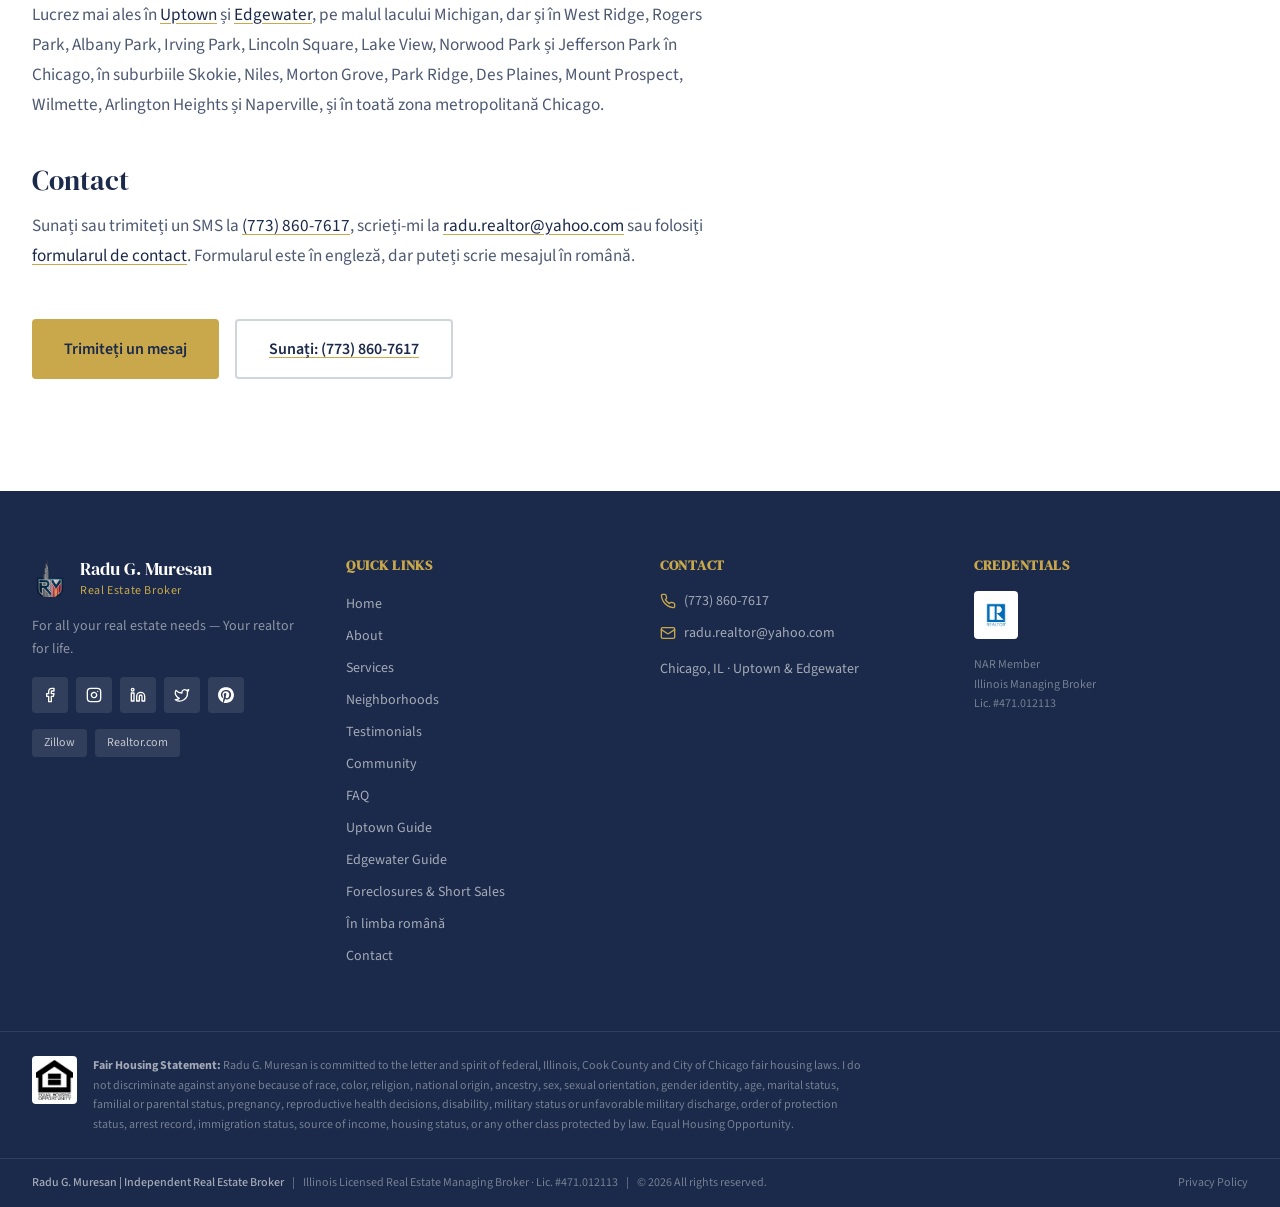
<file: ro.html>
<!doctype html>
<html lang="ro">
  <head>
    <meta charset="UTF-8" />
    <meta name="viewport" content="width=device-width, initial-scale=1.0" />
    <title>Agent imobiliar român în Chicago | Radu G. Muresan</title>
    <meta name="description" content="Radu G. Muresan, broker imobiliar autorizat în Illinois, vorbește românește și ajută cumpărători, vânzători și investitori în Chicago de peste 20 de ani." />
    <meta name="author" content="Radu G. Muresan" />
    <meta name="robots" content="index, follow, max-image-preview:large, max-snippet:-1, max-video-preview:-1" />
    <meta name="theme-color" content="#1B2A4A" />
    <link rel="canonical" href="https://radurealtor.com/ro" />
    <link rel="alternate" hreflang="ro" href="https://radurealtor.com/ro" />
    <link rel="alternate" hreflang="en" href="https://radurealtor.com/" />
    <link rel="alternate" hreflang="x-default" href="https://radurealtor.com/" />
    <link rel="icon" href="/favicon.ico" sizes="any" />
    <link rel="icon" type="image/png" sizes="32x32" href="/favicon-32.png" />
    <link rel="icon" type="image/png" sizes="192x192" href="/favicon-192.png" />

    <meta property="og:locale" content="ro_RO" />
    <meta property="og:type" content="website" />
    <meta property="og:site_name" content="Radu G. Muresan | Chicago Real Estate Broker" />
    <meta property="og:title" content="Agent imobiliar român în Chicago | Radu G. Muresan" />
    <meta property="og:description" content="Radu G. Muresan, broker imobiliar autorizat în Illinois, vorbește românește și ajută cumpărători, vânzători și investitori în Chicago de peste 20 de ani." />
    <meta property="og:url" content="https://radurealtor.com/ro" />
    <meta property="og:image" content="https://radurealtor.com/assets/og-chicago-real-estate.jpg" />
    <meta property="og:image:width" content="1200" />
    <meta property="og:image:height" content="630" />
    <meta property="og:image:alt" content="Chicago lakefront and skyline, served by Radu G. Muresan" />
    <meta name="twitter:card" content="summary_large_image" />

    <script type="application/ld+json">
{
  "@context": "https://schema.org",
  "@graph": [
    {
      "@type": "WebPage",
      "@id": "https://radurealtor.com/ro#webpage",
      "url": "https://radurealtor.com/ro",
      "name": "Agent imobiliar român în Chicago | Radu G. Muresan",
      "description": "Radu G. Muresan, broker imobiliar autorizat în Illinois, vorbește românește și ajută cumpărători, vânzători și investitori în Chicago de peste 20 de ani.",
      "isPartOf": {
        "@id": "https://radurealtor.com/#website"
      },
      "breadcrumb": {
        "@id": "https://radurealtor.com/ro#breadcrumb"
      },
      "author": {
        "@id": "https://radurealtor.com/#radu"
      },
      "dateModified": "2026-10-24",
      "inLanguage": "ro",
      "about": {
        "@id": "https://radurealtor.com/#real-estate-agent"
      },
      "mainEntity": {
        "@id": "https://radurealtor.com/#real-estate-agent"
      }
    },
    {
      "@type": "BreadcrumbList",
      "@id": "https://radurealtor.com/ro#breadcrumb",
      "itemListElement": [
        {
          "@type": "ListItem",
          "position": 1,
          "name": "Home",
          "item": "https://radurealtor.com/"
        },
        {
          "@type": "ListItem",
          "position": 2,
          "name": "Română",
          "item": "https://radurealtor.com/ro"
        }
      ]
    }
  ]
}
    </script>
    <link rel="preconnect" href="https://fonts.googleapis.com" />
    <link rel="preconnect" href="https://fonts.gstatic.com" crossorigin />
    <link rel="stylesheet" href="https://fonts.googleapis.com/css2?family=DM+Serif+Display:ital@0;1&family=Source+Sans+3:ital,wght@0,300;0,400;0,500;0,600;0,700;1,400&display=swap" media="print" onload="this.media='all'" />
    <noscript><link rel="stylesheet" href="https://fonts.googleapis.com/css2?family=DM+Serif+Display:ital@0;1&family=Source+Sans+3:ital,wght@0,300;0,400;0,500;0,600;0,700;1,400&display=swap" /></noscript>
    <link rel="stylesheet" href="/assets/index-CQzim5FF.css" />
    <style>html{scroll-behavior:smooth}#mobile-menu{overflow-y:auto}#mobile-menu>div{flex-shrink:0}#mobile-menu a.text-xl{padding-top:.4rem;padding-bottom:.4rem}
.page-prose h2{font-family:"DM Serif Display",Georgia,serif;color:#1B2A4A;font-size:1.75rem;line-height:1.2;margin:2.75rem 0 .85rem}
.page-prose h2:first-child{margin-top:0}
.page-prose h3{font-weight:600;color:#1B2A4A;font-size:1.15rem;line-height:1.4;margin:2rem 0 .5rem}
.page-prose p{color:rgba(27,42,74,.78);font-size:1.075rem;line-height:1.75;margin:0 0 1rem}
.page-prose a,.facts a{color:#1B2A4A;text-decoration:underline;text-decoration-color:#C9A84C;text-underline-offset:3px}
.page-prose blockquote{border-left:3px solid #C9A84C;background:#f8f8f6;padding:1rem 1.25rem;margin:0 0 1rem}
.page-prose blockquote p{margin:0 0 .5rem}
.page-prose blockquote footer{font-size:.875rem;color:#9a7b2c;font-weight:600}
.facts dt{font-size:.75rem;font-weight:600;letter-spacing:.12em;text-transform:uppercase;color:#9a7b2c;margin-top:1rem}
.facts dt:first-child{margin-top:0}
.facts dd{margin:.2rem 0 0;color:rgba(27,42,74,.8);line-height:1.6}
.faq-group{border-top:1px solid rgba(27,42,74,.1);padding-top:2.5rem;margin-top:2.5rem}
.page-hero{padding:8rem 0 4rem}@media(min-width:48rem){.page-hero{padding:10rem 0 5rem}}
.btn-outline{border:2px solid rgba(27,42,74,.2)}.btn-outline:hover{border-color:#1B2A4A}
.faq-group:first-child{border-top:0;padding-top:0;margin-top:0}
.sources{padding-left:1.2rem;list-style:disc}.sources li{color:rgba(27,42,74,.78);margin:.25rem 0}.page-prose ol,.page-prose ul.list{padding-left:1.3rem;margin:0 0 1rem}.page-prose ol{list-style:decimal}.page-prose ul.list{list-style:disc}.page-prose li{color:rgba(27,42,74,.78);font-size:1.075rem;line-height:1.7;margin:.35rem 0}.page-prose .note{border-left:3px solid #C9A84C;background:#f8f8f6;padding:1rem 1.25rem;font-size:1rem}</style>
    <script src="/assets/site.js" defer></script>
  </head>
  <body>
    <div id="root"><div class="min-h-screen flex flex-col bg-white"><nav id="site-nav" class="fixed top-0 left-0 right-0 z-50 transition-all duration-500 bg-transparent"><div class="container flex items-center justify-between h-16 md:h-20"><a href="/" class="flex items-center gap-3 shrink-0"><img alt="Radu G. Muresan logo" class="h-12 w-12 object-contain" src="/assets/media/radu-muresan-mark-96.webp" width="96" height="106"><div><span class="text-white font-serif text-lg leading-tight block">Radu G. Muresan</span><span class="text-[#C9A84C] text-xs tracking-wider uppercase">Real Estate Broker</span></div></a><div class="hidden lg:flex items-center gap-1"><a href="/" class="px-3 py-2 text-sm font-medium tracking-wide transition-colors relative text-white/80 hover:text-white">Home<span data-active-bar class="hidden absolute bottom-0 left-3 right-3 h-0.5 bg-[#C9A84C] rounded-full"></span></a><a href="/about" class="px-3 py-2 text-sm font-medium tracking-wide transition-colors relative text-white/80 hover:text-white">About<span data-active-bar class="hidden absolute bottom-0 left-3 right-3 h-0.5 bg-[#C9A84C] rounded-full"></span></a><a href="/#services" class="px-3 py-2 text-sm font-medium tracking-wide transition-colors relative text-white/80 hover:text-white">Services<span data-active-bar class="hidden absolute bottom-0 left-3 right-3 h-0.5 bg-[#C9A84C] rounded-full"></span></a><a href="/#neighborhoods" class="px-3 py-2 text-sm font-medium tracking-wide transition-colors relative text-white/80 hover:text-white">Neighborhoods<span data-active-bar class="hidden absolute bottom-0 left-3 right-3 h-0.5 bg-[#C9A84C] rounded-full"></span></a><a href="/#testimonials" class="px-3 py-2 text-sm font-medium tracking-wide transition-colors relative text-white/80 hover:text-white">Testimonials<span data-active-bar class="hidden absolute bottom-0 left-3 right-3 h-0.5 bg-[#C9A84C] rounded-full"></span></a><a href="/#community" class="px-3 py-2 text-sm font-medium tracking-wide transition-colors relative text-white/80 hover:text-white">Community<span data-active-bar class="hidden absolute bottom-0 left-3 right-3 h-0.5 bg-[#C9A84C] rounded-full"></span></a><a href="/faq" class="px-3 py-2 text-sm font-medium tracking-wide transition-colors relative text-white/80 hover:text-white">FAQ<span data-active-bar class="hidden absolute bottom-0 left-3 right-3 h-0.5 bg-[#C9A84C] rounded-full"></span></a><a href="/#contact" class="px-3 py-2 text-sm font-medium tracking-wide transition-colors relative text-white/80 hover:text-white">Contact<span data-active-bar class="hidden absolute bottom-0 left-3 right-3 h-0.5 bg-[#C9A84C] rounded-full"></span></a><a href="tel:+17738607617" class="ml-4 flex items-center gap-2 bg-[#C9A84C] text-[#1B2A4A] px-4 py-2 rounded text-sm font-semibold hover:bg-[#d4b65e] transition-colors"><svg xmlns="http://www.w3.org/2000/svg" width="24" height="24" viewBox="0 0 24 24" fill="none" stroke="currentColor" stroke-width="2" stroke-linecap="round" stroke-linejoin="round" class="lucide lucide-phone w-4 h-4"><path d="M22 16.92v3a2 2 0 0 1-2.18 2 19.79 19.79 0 0 1-8.63-3.07 19.5 19.5 0 0 1-6-6 19.79 19.79 0 0 1-3.07-8.67A2 2 0 0 1 4.11 2h3a2 2 0 0 1 2 1.72 12.84 12.84 0 0 0 .7 2.81 2 2 0 0 1-.45 2.11L8.09 9.91a16 16 0 0 0 6 6l1.27-1.27a2 2 0 0 1 2.11-.45 12.84 12.84 0 0 0 2.81.7A2 2 0 0 1 22 16.92z"></path></svg>(773) 860-7617</a></div><button id="menu-toggle" type="button" class="lg:hidden text-white p-2" aria-label="Toggle menu" aria-expanded="false" aria-controls="mobile-menu"><svg xmlns="http://www.w3.org/2000/svg" width="24" height="24" viewBox="0 0 24 24" fill="none" stroke="currentColor" stroke-width="2" stroke-linecap="round" stroke-linejoin="round" class="lucide lucide-menu w-6 h-6"><line x1="4" x2="20" y1="12" y2="12"></line><line x1="4" x2="20" y1="6" y2="6"></line><line x1="4" x2="20" y1="18" y2="18"></line></svg></button></div></nav><div id="mobile-menu" class="fixed inset-0 z-40 bg-[#1B2A4A]/98 backdrop-blur-lg hidden flex-col pt-20 lg:hidden"><div class="flex flex-col items-center gap-2 py-8"><a href="/" class="text-xl font-serif py-3 px-6 transition-colors text-white/80">Home</a><a href="/about" class="text-xl font-serif py-3 px-6 transition-colors text-white/80">About</a><a href="/#services" class="text-xl font-serif py-3 px-6 transition-colors text-white/80">Services</a><a href="/#neighborhoods" class="text-xl font-serif py-3 px-6 transition-colors text-white/80">Neighborhoods</a><a href="/#testimonials" class="text-xl font-serif py-3 px-6 transition-colors text-white/80">Testimonials</a><a href="/#community" class="text-xl font-serif py-3 px-6 transition-colors text-white/80">Community</a><a href="/faq" class="text-xl font-serif py-3 px-6 transition-colors text-white/80">FAQ</a><a href="/#contact" class="text-xl font-serif py-3 px-6 transition-colors text-white/80">Contact</a><a href="tel:+17738607617" class="mt-6 flex items-center gap-2 bg-[#C9A84C] text-[#1B2A4A] px-6 py-3 rounded text-lg font-semibold">(773) 860-7617</a></div><div class="mt-auto pb-8 text-center"><p class="text-white/50 text-xs">Radu G. Muresan | Independent Real Estate Broker</p><p class="text-white/40 text-xs mt-1">Illinois Licensed Real Estate Managing Broker · Lic. #471.012113</p></div></div><main class="flex-1"><section class="page-hero relative bg-[#1B2A4A]"><div class="container"><nav aria-label="Breadcrumb" class="text-sm text-white/50 mb-6"><a href="/" class="hover:text-[#C9A84C] transition-colors">Acasă</a><span class="mx-2">/</span><span class="text-white/80">Română</span></nav><span class="text-[#C9A84C] text-sm font-semibold tracking-[0.2em] uppercase">În limba română</span><h1 class="font-serif text-4xl sm:text-5xl md:text-6xl text-white leading-[1.1] mt-2 mb-6">Agent imobiliar care vorbește românește, în Chicago</h1><p class="text-white/80 text-lg md:text-xl font-light leading-relaxed max-w-3xl">Radu G. Muresan este broker imobiliar independent și Illinois Licensed Real Estate Managing Broker (licența nr. 471.012113). Lucrează în imobiliare în zona Chicago de peste 20 de ani și ajută cumpărători, vânzători și investitori din comunitatea română.</p></div></section><section class="section-padding bg-white"><div class="container"><div class="grid lg:grid-cols-5 gap-12 lg:gap-16 items-start"><div class="lg:col-span-3 page-prose">
<h2>Servicii imobiliare în limba română</h2>
<p>Sunt român-american și lucrez ca broker imobiliar în zona Chicago de peste 20 de ani. Vă explic fiecare pas în limba română, de la prima discuție până la finalizarea tranzacției, ca să știți mereu ce semnați și de ce.</p>
<ul class="list">
<li><strong>Cumpărare:</strong> apartamente (condo), townhouse-uri, case și clădiri cu mai multe unități.</li>
<li><strong>Prima casă în SUA:</strong> vă ajut să înțelegeți pre-aprobarea creditului, programele de sprijin și costurile de închidere.</li>
<li><strong>Vânzare:</strong> analiză de preț, plan de marketing și negociere. Comisioanele sunt negociabile și se stabilesc în scris înainte de listare.</li>
<li><strong>Investiții:</strong> clădiri cu 2–4 unități, apartamente pentru închiriat și proprietăți comerciale.</li>
<li><strong>Închirieri:</strong> găsesc chiriași pentru proprietari și locuințe de închiriat pentru chiriași.</li>
<li><strong>Foreclosure și short sale:</strong> pentru proprietari care au rămas în urmă cu plățile și pentru cumpărători de case reposedate de bănci. <a href="/foreclosures-short-sales">Detalii (în engleză)</a>.</li>
</ul>

<h2>Cum se cumpără o casă în Chicago, pe scurt</h2>
<ol>
<li><strong>Pre-aprobarea</strong> de la o bancă sau un broker de credite, ca să știți bugetul.</li>
<li><strong>Acordul cu agentul cumpărătorului:</strong> un document scurt, standard pentru toți agenții din SUA din 2024, care explică ce face agentul pentru dumneavoastră și cum este plătit. Adesea, comisionul poate fi acoperit de vânzător, prin negociere.</li>
<li><strong>Oferta</strong>, pe contractul standard folosit în zona Chicago.</li>
<li><strong>Avocatul.</strong> În zona Chicago, atât cumpărătorul cât și vânzătorul au de obicei câte un avocat, iar contractul are o perioadă de revizuire de către avocat, de regulă cinci zile lucrătoare.</li>
<li><strong>Inspecția și evaluarea</strong> casei.</li>
<li><strong>Închiderea</strong> (closing), de obicei la 30–45 de zile după acceptarea ofertei, dacă aveți credit.</li>
</ol>

<h2>Zone</h2>
<p>Lucrez mai ales în <a href="/uptown">Uptown</a> și <a href="/edgewater">Edgewater</a>, pe malul lacului Michigan, dar și în West Ridge, Rogers Park, Albany Park, Irving Park, Lincoln Square, Lake View, Norwood Park și Jefferson Park în Chicago, în suburbiile Skokie, Niles, Morton Grove, Park Ridge, Des Plaines, Mount Prospect, Wilmette, Arlington Heights și Naperville, și în toată zona metropolitană Chicago.</p>

<h2>Contact</h2>
<p>Sunați sau trimiteți un SMS la <a href="tel:+17738607617">(773) 860-7617</a>, scrieți-mi la <a href="mailto:radu.realtor@yahoo.com">radu.realtor@yahoo.com</a> sau folosiți <a href="/#contact">formularul de contact</a>. Formularul este în engleză, dar puteți scrie mesajul în română.</p>
<div class="mt-12 flex flex-col sm:flex-row gap-4"><a href="/#contact" class="flex items-center justify-center gap-2 bg-[#C9A84C] text-[#1B2A4A] px-8 py-4 rounded font-semibold text-base hover:bg-[#d4b65e] transition-all">Trimiteți un mesaj</a><a href="tel:+17738607617" class="btn-outline flex items-center justify-center gap-2 text-[#1B2A4A] px-8 py-4 rounded font-semibold text-base transition-all">Sunați: (773) 860-7617</a></div>
</div><div class="lg:col-span-2 space-y-8"><div class="p-6 bg-[#1B2A4A]/5 rounded-sm"><h2 class="font-serif text-2xl text-[#1B2A4A] mb-4">Pe scurt</h2><dl class="facts"><dt>Licență</dt><dd>Illinois Licensed Real Estate Managing Broker, licența nr. 471.012113 (IDFPR). <a href="https://online-dfpr.micropact.com/lookup/licenselookup.aspx" target="_blank" rel="noopener noreferrer">Verificați licența</a>.</dd><dt>Experiență</dt><dd>Peste 20 de ani în zona Chicago, imobiliare rezidențiale și comerciale; peste 275 de vânzări și închirieri din 2004</dd><dt>Limbi</dt><dd>Română, engleză</dd><dt>Zone</dt><dd>Uptown și Edgewater, plus restul zonei Chicago</dd><dt>Membru</dt><dd>National Association of Realtors (NAR)</dd><dt>Contact</dt><dd>Telefon sau SMS: <a href="tel:+17738607617">(773) 860-7617</a> · <a href="mailto:radu.realtor@yahoo.com">radu.realtor@yahoo.com</a></dd></dl></div><img loading="lazy" decoding="async" alt="Copaci înfloriți primăvara într-un parc de pe malul lacului din Chicago" class="w-full rounded-sm shadow-xl object-cover aspect-[4/3]" src="/assets/media/lakefront-park-spring-blossoms.webp" width="1200" height="900"></div></div></div></section></main><footer class="bg-[#1B2A4A] text-white"><div class="container py-16"><div class="grid md:grid-cols-2 lg:grid-cols-4 gap-10"><div class="lg:col-span-1"><div class="flex items-center gap-3 mb-4"><img alt="Radu G. Muresan" class="h-10 w-auto" src="/assets/media/radu-muresan-mark-96.webp" width="96" height="106"><div><div class="font-serif text-lg">Radu G. Muresan</div><div class="text-[#C9A84C] text-xs tracking-wider">Real Estate Broker</div></div></div><p class="text-white/50 text-sm leading-relaxed mb-4">For all your real estate needs — Your realtor for life.</p><div class="flex gap-2 flex-wrap"><a href="https://www.facebook.com/Radu.real.estate/" target="_blank" rel="noopener noreferrer" class="w-9 h-9 rounded bg-white/10 flex items-center justify-center hover:bg-[#C9A84C]/20 transition-colors" aria-label="Facebook" title="Facebook"><svg xmlns="http://www.w3.org/2000/svg" width="24" height="24" viewBox="0 0 24 24" fill="none" stroke="currentColor" stroke-width="2" stroke-linecap="round" stroke-linejoin="round" class="lucide lucide-facebook w-4 h-4"><path d="M18 2h-3a5 5 0 0 0-5 5v3H7v4h3v8h4v-8h3l1-4h-4V7a1 1 0 0 1 1-1h3z"></path></svg></a><a href="https://www.instagram.com/radu_muresan_realtor/" target="_blank" rel="noopener noreferrer" class="w-9 h-9 rounded bg-white/10 flex items-center justify-center hover:bg-[#C9A84C]/20 transition-colors" aria-label="Instagram" title="Instagram"><svg xmlns="http://www.w3.org/2000/svg" width="24" height="24" viewBox="0 0 24 24" fill="none" stroke="currentColor" stroke-width="2" stroke-linecap="round" stroke-linejoin="round" class="lucide lucide-instagram w-4 h-4"><rect width="20" height="20" x="2" y="2" rx="5" ry="5"></rect><path d="M16 11.37A4 4 0 1 1 12.63 8 4 4 0 0 1 16 11.37z"></path><line x1="17.5" x2="17.51" y1="6.5" y2="6.5"></line></svg></a><a href="https://www.linkedin.com/in/radu-muresan-re/" target="_blank" rel="noopener noreferrer" class="w-9 h-9 rounded bg-white/10 flex items-center justify-center hover:bg-[#C9A84C]/20 transition-colors" aria-label="LinkedIn" title="LinkedIn"><svg xmlns="http://www.w3.org/2000/svg" width="24" height="24" viewBox="0 0 24 24" fill="none" stroke="currentColor" stroke-width="2" stroke-linecap="round" stroke-linejoin="round" class="lucide lucide-linkedin w-4 h-4"><path d="M16 8a6 6 0 0 1 6 6v7h-4v-7a2 2 0 0 0-2-2 2 2 0 0 0-2 2v7h-4v-7a6 6 0 0 1 6-6z"></path><rect width="4" height="12" x="2" y="9"></rect><circle cx="4" cy="4" r="2"></circle></svg></a><a href="https://x.com/Radu_G_Muresan" target="_blank" rel="noopener noreferrer" class="w-9 h-9 rounded bg-white/10 flex items-center justify-center hover:bg-[#C9A84C]/20 transition-colors" aria-label="X (Twitter)" title="X (Twitter)"><svg xmlns="http://www.w3.org/2000/svg" width="24" height="24" viewBox="0 0 24 24" fill="none" stroke="currentColor" stroke-width="2" stroke-linecap="round" stroke-linejoin="round" class="lucide lucide-twitter w-4 h-4"><path d="M22 4s-.7 2.1-2 3.4c1.6 10-9.4 17.3-18 11.6 2.2.1 4.4-.6 6-2C3 15.5.5 9.6 3 5c2.2 2.6 5.6 4.1 9 4-.9-4.2 4-6.6 7-3.8 1.1 0 3-1.2 3-1.2z"></path></svg></a><a href="https://www.pinterest.com/muresan1977/" target="_blank" rel="noopener noreferrer" class="w-9 h-9 rounded bg-white/10 flex items-center justify-center hover:bg-[#C9A84C]/20 transition-colors" aria-label="Pinterest" title="Pinterest"><svg xmlns="http://www.w3.org/2000/svg" width="24" height="24" viewBox="0 0 24 24" fill="currentColor" aria-hidden="true" class="w-4 h-4"><path d="M12.017 0C5.396 0 .029 5.367.029 11.987c0 5.079 3.158 9.417 7.618 11.162-.105-.949-.199-2.403.041-3.439.219-.937 1.406-5.957 1.406-5.957s-.359-.72-.359-1.781c0-1.663.967-2.911 2.168-2.911 1.024 0 1.518.769 1.518 1.688 0 1.029-.653 2.567-.992 3.992-.285 1.193.6 2.165 1.775 2.165 2.128 0 3.768-2.245 3.768-5.487 0-2.861-2.063-4.869-5.008-4.869-3.41 0-5.409 2.562-5.409 5.199 0 1.033.394 2.143.889 2.741.099.12.112.225.085.345-.09.375-.293 1.199-.334 1.363-.053.225-.172.271-.401.165-1.495-.69-2.433-2.878-2.433-4.646 0-3.776 2.748-7.252 7.92-7.252 4.158 0 7.392 2.967 7.392 6.923 0 4.135-2.607 7.462-6.233 7.462-1.214 0-2.354-.629-2.758-1.379l-.749 2.848c-.269 1.045-1.004 2.352-1.498 3.146 1.123.345 2.306.535 3.55.535 6.607 0 11.985-5.365 11.985-11.987C23.97 5.39 18.592.026 11.985.026L12.017 0z"/></svg></a></div><div class="flex gap-2 flex-wrap mt-4"><a href="https://www.zillow.com/profile/Radu-Muresan" target="_blank" rel="noopener noreferrer" class="px-3 py-1.5 text-xs bg-white/10 rounded hover:bg-[#C9A84C]/20 transition-colors text-white/70 hover:text-white" title="Zillow Profile">Zillow</a><a href="https://www.realtor.com/realestateagents/567ff5897e54f701001ec543" target="_blank" rel="noopener noreferrer" class="px-3 py-1.5 text-xs bg-white/10 rounded hover:bg-[#C9A84C]/20 transition-colors text-white/70 hover:text-white" title="Realtor.com Profile">Realtor.com</a></div></div><div><h4 class="font-semibold text-sm tracking-wider uppercase mb-4 text-[#C9A84C]">Quick Links</h4><ul class="space-y-2"><li><a href="/" class="text-white/60 text-sm hover:text-[#C9A84C] transition-colors">Home</a></li><li><a href="/about" class="text-white/60 text-sm hover:text-[#C9A84C] transition-colors">About</a></li><li><a href="/#services" class="text-white/60 text-sm hover:text-[#C9A84C] transition-colors">Services</a></li><li><a href="/#neighborhoods" class="text-white/60 text-sm hover:text-[#C9A84C] transition-colors">Neighborhoods</a></li><li><a href="/#testimonials" class="text-white/60 text-sm hover:text-[#C9A84C] transition-colors">Testimonials</a></li><li><a href="/#community" class="text-white/60 text-sm hover:text-[#C9A84C] transition-colors">Community</a></li><li><a href="/faq" class="text-white/60 text-sm hover:text-[#C9A84C] transition-colors">FAQ</a></li><li><a href="/uptown" class="text-white/60 text-sm hover:text-[#C9A84C] transition-colors">Uptown Guide</a></li><li><a href="/edgewater" class="text-white/60 text-sm hover:text-[#C9A84C] transition-colors">Edgewater Guide</a></li><li><a href="/foreclosures-short-sales" class="text-white/60 text-sm hover:text-[#C9A84C] transition-colors">Foreclosures &amp; Short Sales</a></li><li><a href="/ro" class="text-white/60 text-sm hover:text-[#C9A84C] transition-colors">În limba română</a></li><li><a href="/#contact" class="text-white/60 text-sm hover:text-[#C9A84C] transition-colors">Contact</a></li></ul></div><div><h4 class="font-semibold text-sm tracking-wider uppercase mb-4 text-[#C9A84C]">Contact</h4><div class="space-y-3 text-sm"><a href="tel:+17738607617" class="flex items-center gap-2 text-white/60 hover:text-white transition-colors"><svg xmlns="http://www.w3.org/2000/svg" width="24" height="24" viewBox="0 0 24 24" fill="none" stroke="currentColor" stroke-width="2" stroke-linecap="round" stroke-linejoin="round" class="lucide lucide-phone w-4 h-4 text-[#C9A84C]"><path d="M22 16.92v3a2 2 0 0 1-2.18 2 19.79 19.79 0 0 1-8.63-3.07 19.5 19.5 0 0 1-6-6 19.79 19.79 0 0 1-3.07-8.67A2 2 0 0 1 4.11 2h3a2 2 0 0 1 2 1.72 12.84 12.84 0 0 0 .7 2.81 2 2 0 0 1-.45 2.11L8.09 9.91a16 16 0 0 0 6 6l1.27-1.27a2 2 0 0 1 2.11-.45 12.84 12.84 0 0 0 2.81.7A2 2 0 0 1 22 16.92z"></path></svg>(773) 860-7617</a><a href="mailto:radu.realtor@yahoo.com" class="flex items-center gap-2 text-white/60 hover:text-white transition-colors"><svg xmlns="http://www.w3.org/2000/svg" width="24" height="24" viewBox="0 0 24 24" fill="none" stroke="currentColor" stroke-width="2" stroke-linecap="round" stroke-linejoin="round" class="lucide lucide-mail w-4 h-4 text-[#C9A84C]"><rect width="20" height="16" x="2" y="4" rx="2"></rect><path d="m22 7-8.97 5.7a1.94 1.94 0 0 1-2.06 0L2 7"></path></svg>radu.realtor@yahoo.com</a><p class="text-white/60 pt-1">Chicago, IL · Uptown &amp; Edgewater</p></div></div><div><h4 class="font-semibold text-sm tracking-wider uppercase mb-4 text-[#C9A84C]">Credentials</h4><div class="flex items-center gap-4 mb-4"><img loading="lazy" decoding="async" alt="Realtor - National Association of Realtors" class="h-12 w-auto bg-white p-1 rounded" src="/assets/media/realtor-logo.webp" width="400" height="444"></div><p class="text-white/40 text-xs leading-relaxed">NAR Member<br>Illinois Managing Broker<br>Lic. #471.012113</p></div></div></div><div class="border-t border-white/10"><div class="container py-6 flex items-start gap-4"><img loading="lazy" decoding="async" alt="Equal Housing Opportunity" class="h-12 w-auto bg-white p-1 rounded shrink-0" src="/assets/media/equal-housing-opportunity.webp" width="350" height="375"><p class="text-white/40 text-xs leading-relaxed max-w-3xl"><strong class="text-white/60">Fair Housing Statement:</strong> Radu G. Muresan is committed to the letter and spirit of federal, Illinois, Cook County and City of Chicago fair housing laws. I do not discriminate against anyone because of race, color, religion, national origin, ancestry, sex, sexual orientation, gender identity, age, marital status, familial or parental status, pregnancy, reproductive health decisions, disability, military status or unfavorable military discharge, order of protection status, arrest record, immigration status, source of income, housing status, or any other class protected by law. Equal Housing Opportunity.</p></div></div><div class="border-t border-white/10"><div class="container py-4 flex flex-col md:flex-row items-center justify-between gap-3"><div class="text-white/40 text-xs text-center md:text-left"><span class="font-medium text-white/60">Radu G. Muresan | Independent Real Estate Broker</span><span class="mx-2">|</span>Illinois Licensed Real Estate Managing Broker · Lic. #471.012113<span class="mx-2">|</span>© 2026 All rights reserved.</div><div class="flex items-center gap-4 text-xs"><a href="/privacy" class="text-white/40 hover:text-[#C9A84C] transition-colors">Privacy Policy</a></div></div></div></footer></div></div>
  </body>
</html>
</file>
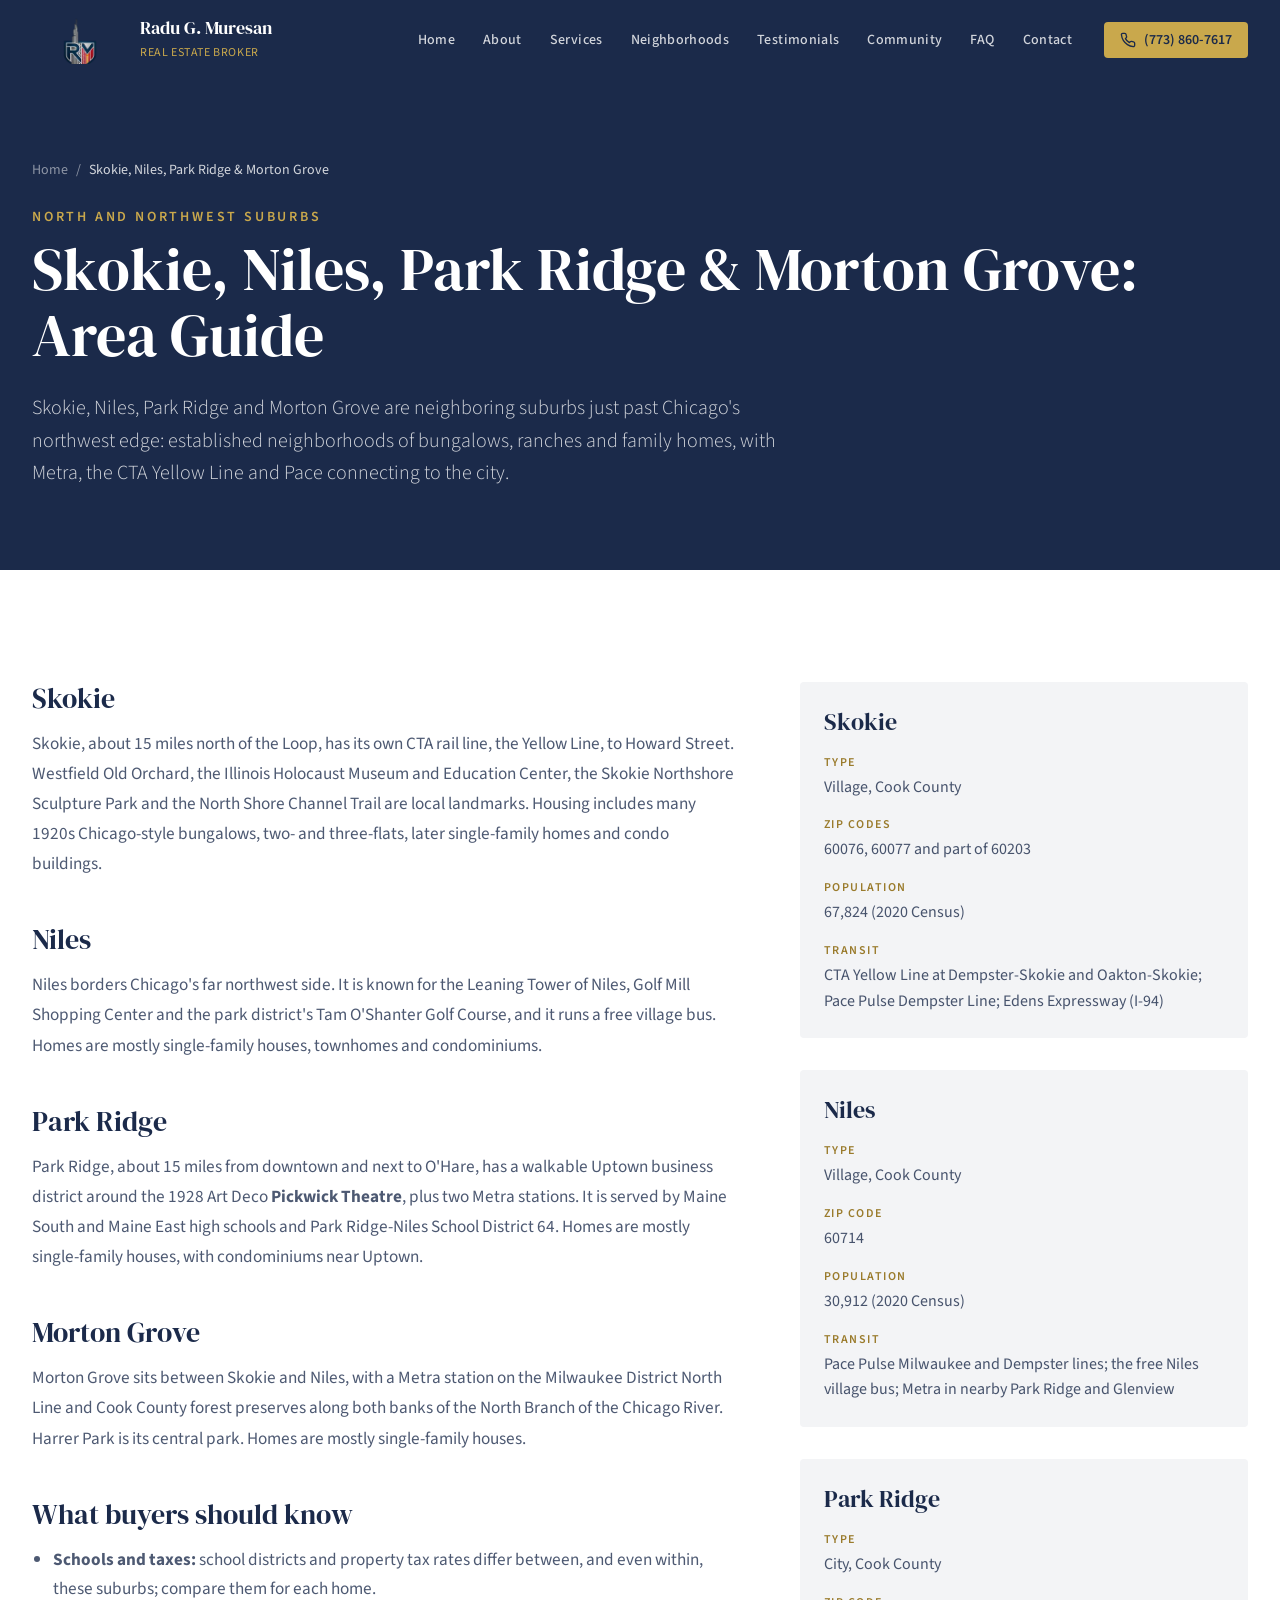
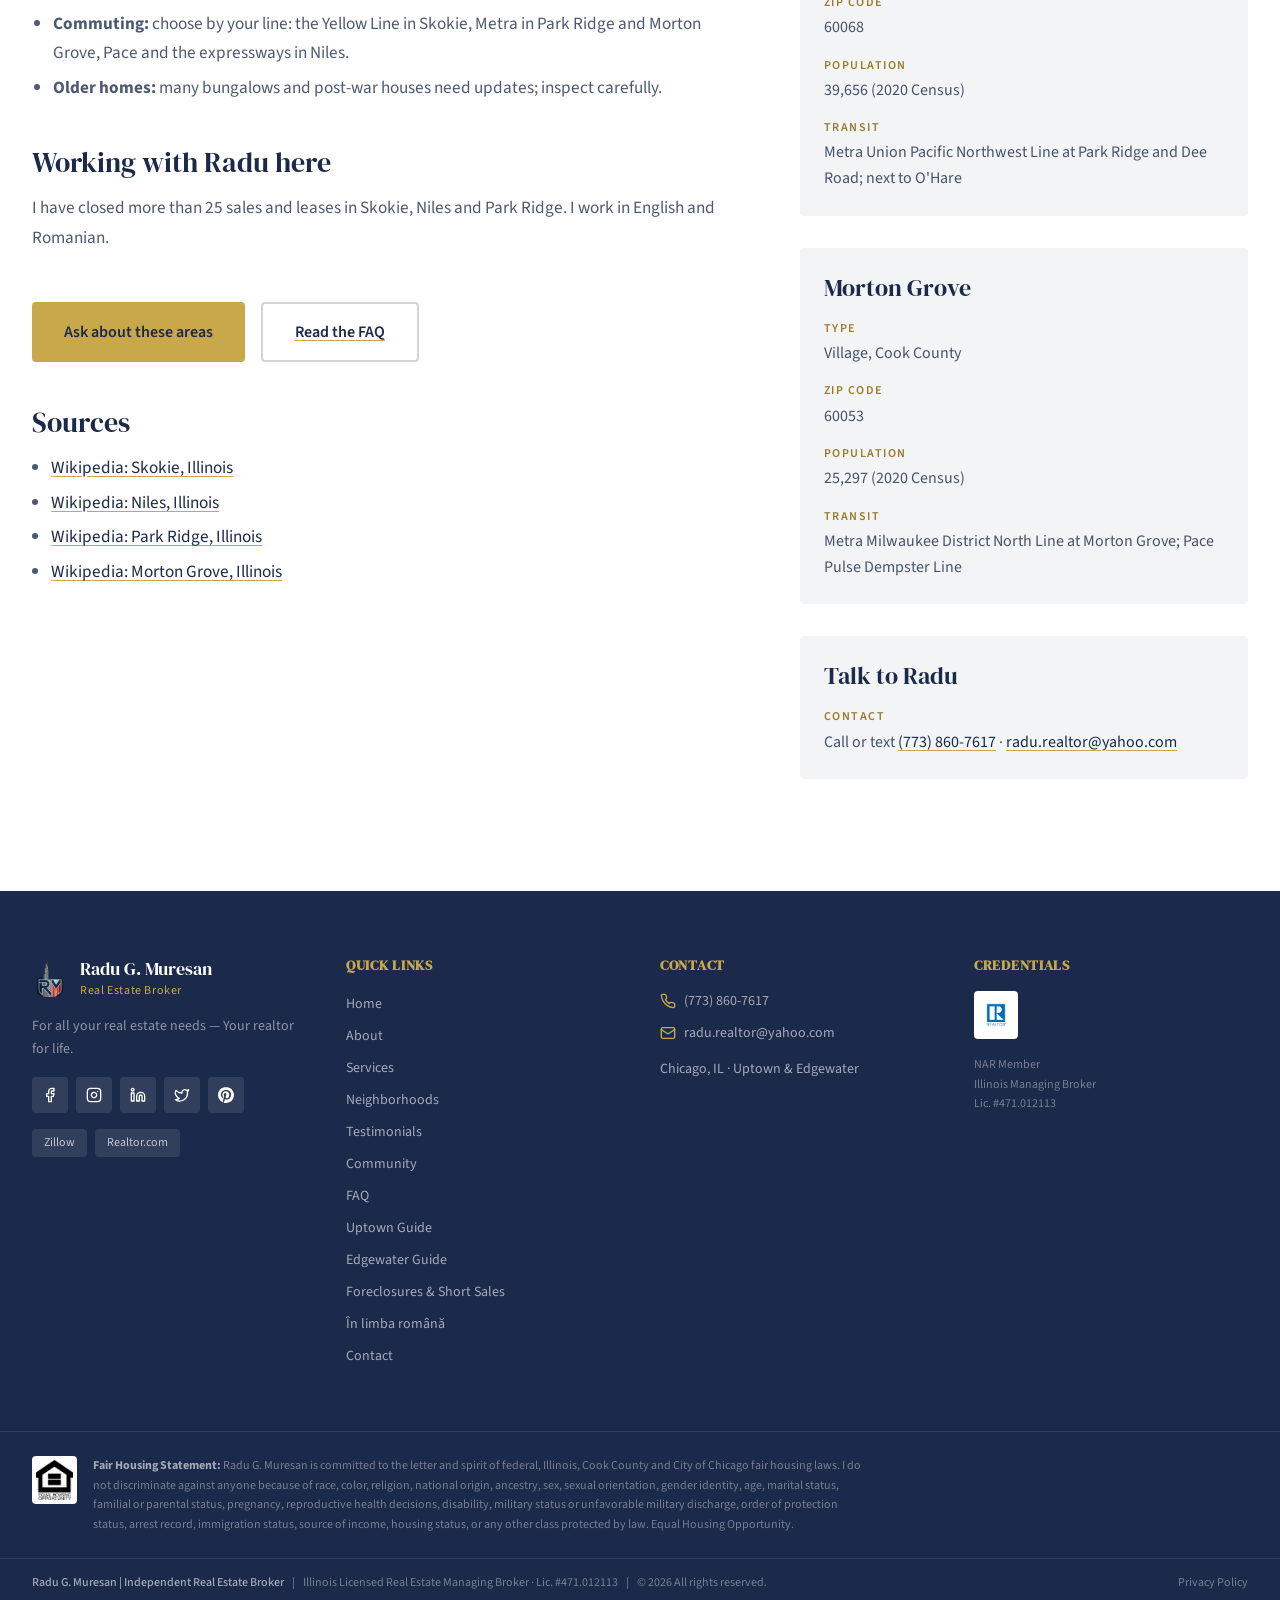
<file: skokie-niles-park-ridge-morton-grove.html>
<!doctype html>
<html lang="en">
  <head>
    <meta charset="UTF-8" />
    <meta name="viewport" content="width=device-width, initial-scale=1.0" />
    <title>Skokie, Niles, Park Ridge &amp; Morton Grove: Area Guide | Radu G. Muresan</title>
    <meta name="description" content="Guide to Skokie, Niles, Park Ridge &amp; Morton Grove: ZIP codes, transit, homes and what buyers should know, from Chicago broker Radu G. Muresan." />
    <meta name="author" content="Radu G. Muresan" />
    <meta name="robots" content="index, follow, max-image-preview:large, max-snippet:-1, max-video-preview:-1" />
    <meta name="theme-color" content="#1B2A4A" />
    <link rel="canonical" href="https://radurealtor.com/skokie-niles-park-ridge-morton-grove" />
    <link rel="icon" href="/favicon.ico" sizes="any" />
    <link rel="icon" type="image/png" sizes="32x32" href="/favicon-32.png" />
    <link rel="icon" type="image/png" sizes="192x192" href="/favicon-192.png" />

    <meta property="og:locale" content="en_US" />
    <meta property="og:type" content="website" />
    <meta property="og:site_name" content="Radu G. Muresan | Chicago Real Estate Broker" />
    <meta property="og:title" content="Skokie, Niles, Park Ridge &amp; Morton Grove: Area Guide | Radu G. Muresan" />
    <meta property="og:description" content="Guide to Skokie, Niles, Park Ridge &amp; Morton Grove: ZIP codes, transit, homes and what buyers should know, from Chicago broker Radu G. Muresan." />
    <meta property="og:url" content="https://radurealtor.com/skokie-niles-park-ridge-morton-grove" />
    <meta property="og:image" content="https://radurealtor.com/assets/og-chicago-real-estate.jpg" />
    <meta property="og:image:width" content="1200" />
    <meta property="og:image:height" content="630" />
    <meta property="og:image:alt" content="Chicago lakefront and skyline, served by Radu G. Muresan" />
    <meta name="twitter:card" content="summary_large_image" />

    <script type="application/ld+json">
{
  "@context": "https://schema.org",
  "@graph": [
    {
      "@type": "WebPage",
      "@id": "https://radurealtor.com/skokie-niles-park-ridge-morton-grove#webpage",
      "url": "https://radurealtor.com/skokie-niles-park-ridge-morton-grove",
      "name": "Skokie, Niles, Park Ridge & Morton Grove: Area Guide | Radu G. Muresan",
      "description": "Guide to Skokie, Niles, Park Ridge & Morton Grove: ZIP codes, transit, homes and what buyers should know, from Chicago broker Radu G. Muresan.",
      "isPartOf": {
        "@id": "https://radurealtor.com/#website"
      },
      "breadcrumb": {
        "@id": "https://radurealtor.com/skokie-niles-park-ridge-morton-grove#breadcrumb"
      },
      "author": {
        "@id": "https://radurealtor.com/#radu"
      },
      "dateModified": "2026-10-24",
      "inLanguage": "en-US",
      "about": [
        {
          "@id": "https://radurealtor.com/skokie-niles-park-ridge-morton-grove#skokie"
        },
        {
          "@id": "https://radurealtor.com/skokie-niles-park-ridge-morton-grove#niles"
        },
        {
          "@id": "https://radurealtor.com/skokie-niles-park-ridge-morton-grove#park-ridge"
        },
        {
          "@id": "https://radurealtor.com/skokie-niles-park-ridge-morton-grove#morton-grove"
        }
      ]
    },
    {
      "@type": "BreadcrumbList",
      "@id": "https://radurealtor.com/skokie-niles-park-ridge-morton-grove#breadcrumb",
      "itemListElement": [
        {
          "@type": "ListItem",
          "position": 1,
          "name": "Home",
          "item": "https://radurealtor.com/"
        },
        {
          "@type": "ListItem",
          "position": 2,
          "name": "Skokie, Niles, Park Ridge & Morton Grove",
          "item": "https://radurealtor.com/skokie-niles-park-ridge-morton-grove"
        }
      ]
    },
    {
      "@type": "City",
      "@id": "https://radurealtor.com/skokie-niles-park-ridge-morton-grove#skokie",
      "name": "Skokie, Illinois",
      "sameAs": "https://en.wikipedia.org/wiki/Skokie,_Illinois"
    },
    {
      "@type": "City",
      "@id": "https://radurealtor.com/skokie-niles-park-ridge-morton-grove#niles",
      "name": "Niles, Illinois",
      "sameAs": "https://en.wikipedia.org/wiki/Niles,_Illinois"
    },
    {
      "@type": "City",
      "@id": "https://radurealtor.com/skokie-niles-park-ridge-morton-grove#park-ridge",
      "name": "Park Ridge, Illinois",
      "sameAs": "https://en.wikipedia.org/wiki/Park_Ridge,_Illinois"
    },
    {
      "@type": "City",
      "@id": "https://radurealtor.com/skokie-niles-park-ridge-morton-grove#morton-grove",
      "name": "Morton Grove, Illinois",
      "sameAs": "https://en.wikipedia.org/wiki/Morton_Grove,_Illinois"
    }
  ]
}
    </script>
    <link rel="preconnect" href="https://fonts.googleapis.com" />
    <link rel="preconnect" href="https://fonts.gstatic.com" crossorigin />
    <link rel="stylesheet" href="https://fonts.googleapis.com/css2?family=DM+Serif+Display:ital@0;1&family=Source+Sans+3:ital,wght@0,300;0,400;0,500;0,600;0,700;1,400&display=swap" media="print" onload="this.media='all'" />
    <noscript><link rel="stylesheet" href="https://fonts.googleapis.com/css2?family=DM+Serif+Display:ital@0;1&family=Source+Sans+3:ital,wght@0,300;0,400;0,500;0,600;0,700;1,400&display=swap" /></noscript>
    <link rel="stylesheet" href="/assets/index-CQzim5FF.css" />
    <style>html{scroll-behavior:smooth}#mobile-menu{overflow-y:auto}#mobile-menu>div{flex-shrink:0}#mobile-menu a.text-xl{padding-top:.4rem;padding-bottom:.4rem}
.page-prose h2{font-family:"DM Serif Display",Georgia,serif;color:#1B2A4A;font-size:1.75rem;line-height:1.2;margin:2.75rem 0 .85rem}
.page-prose h2:first-child{margin-top:0}
.page-prose h3{font-weight:600;color:#1B2A4A;font-size:1.15rem;line-height:1.4;margin:2rem 0 .5rem}
.page-prose p{color:rgba(27,42,74,.78);font-size:1.075rem;line-height:1.75;margin:0 0 1rem}
.page-prose a,.facts a{color:#1B2A4A;text-decoration:underline;text-decoration-color:#C9A84C;text-underline-offset:3px}
.page-prose blockquote{border-left:3px solid #C9A84C;background:#f8f8f6;padding:1rem 1.25rem;margin:0 0 1rem}
.page-prose blockquote p{margin:0 0 .5rem}
.page-prose blockquote footer{font-size:.875rem;color:#9a7b2c;font-weight:600}
.facts dt{font-size:.75rem;font-weight:600;letter-spacing:.12em;text-transform:uppercase;color:#9a7b2c;margin-top:1rem}
.facts dt:first-child{margin-top:0}
.facts dd{margin:.2rem 0 0;color:rgba(27,42,74,.8);line-height:1.6}
.faq-group{border-top:1px solid rgba(27,42,74,.1);padding-top:2.5rem;margin-top:2.5rem}
.page-hero{padding:8rem 0 4rem}@media(min-width:48rem){.page-hero{padding:10rem 0 5rem}}
.btn-outline{border:2px solid rgba(27,42,74,.2)}.btn-outline:hover{border-color:#1B2A4A}
.faq-group:first-child{border-top:0;padding-top:0;margin-top:0}
.sources{padding-left:1.2rem;list-style:disc}.sources li{color:rgba(27,42,74,.78);margin:.25rem 0}.page-prose ol,.page-prose ul.list{padding-left:1.3rem;margin:0 0 1rem}.page-prose ol{list-style:decimal}.page-prose ul.list{list-style:disc}.page-prose li{color:rgba(27,42,74,.78);font-size:1.075rem;line-height:1.7;margin:.35rem 0}.page-prose .note{border-left:3px solid #C9A84C;background:#f8f8f6;padding:1rem 1.25rem;font-size:1rem}</style>
    <script src="/assets/site.js" defer></script>
  </head>
  <body>
    <div id="root"><div class="min-h-screen flex flex-col bg-white"><nav id="site-nav" class="fixed top-0 left-0 right-0 z-50 transition-all duration-500 bg-transparent"><div class="container flex items-center justify-between h-16 md:h-20"><a href="/" class="flex items-center gap-3 shrink-0"><img alt="Radu G. Muresan logo" class="h-12 w-12 object-contain" src="/assets/media/radu-muresan-mark-96.webp" width="96" height="106"><div><span class="text-white font-serif text-lg leading-tight block">Radu G. Muresan</span><span class="text-[#C9A84C] text-xs tracking-wider uppercase">Real Estate Broker</span></div></a><div class="hidden lg:flex items-center gap-1"><a href="/" class="px-3 py-2 text-sm font-medium tracking-wide transition-colors relative text-white/80 hover:text-white">Home<span data-active-bar class="hidden absolute bottom-0 left-3 right-3 h-0.5 bg-[#C9A84C] rounded-full"></span></a><a href="/about" class="px-3 py-2 text-sm font-medium tracking-wide transition-colors relative text-white/80 hover:text-white">About<span data-active-bar class="hidden absolute bottom-0 left-3 right-3 h-0.5 bg-[#C9A84C] rounded-full"></span></a><a href="/#services" class="px-3 py-2 text-sm font-medium tracking-wide transition-colors relative text-white/80 hover:text-white">Services<span data-active-bar class="hidden absolute bottom-0 left-3 right-3 h-0.5 bg-[#C9A84C] rounded-full"></span></a><a href="/#neighborhoods" class="px-3 py-2 text-sm font-medium tracking-wide transition-colors relative text-white/80 hover:text-white">Neighborhoods<span data-active-bar class="hidden absolute bottom-0 left-3 right-3 h-0.5 bg-[#C9A84C] rounded-full"></span></a><a href="/#testimonials" class="px-3 py-2 text-sm font-medium tracking-wide transition-colors relative text-white/80 hover:text-white">Testimonials<span data-active-bar class="hidden absolute bottom-0 left-3 right-3 h-0.5 bg-[#C9A84C] rounded-full"></span></a><a href="/#community" class="px-3 py-2 text-sm font-medium tracking-wide transition-colors relative text-white/80 hover:text-white">Community<span data-active-bar class="hidden absolute bottom-0 left-3 right-3 h-0.5 bg-[#C9A84C] rounded-full"></span></a><a href="/faq" class="px-3 py-2 text-sm font-medium tracking-wide transition-colors relative text-white/80 hover:text-white">FAQ<span data-active-bar class="hidden absolute bottom-0 left-3 right-3 h-0.5 bg-[#C9A84C] rounded-full"></span></a><a href="/#contact" class="px-3 py-2 text-sm font-medium tracking-wide transition-colors relative text-white/80 hover:text-white">Contact<span data-active-bar class="hidden absolute bottom-0 left-3 right-3 h-0.5 bg-[#C9A84C] rounded-full"></span></a><a href="tel:+17738607617" class="ml-4 flex items-center gap-2 bg-[#C9A84C] text-[#1B2A4A] px-4 py-2 rounded text-sm font-semibold hover:bg-[#d4b65e] transition-colors"><svg xmlns="http://www.w3.org/2000/svg" width="24" height="24" viewBox="0 0 24 24" fill="none" stroke="currentColor" stroke-width="2" stroke-linecap="round" stroke-linejoin="round" class="lucide lucide-phone w-4 h-4"><path d="M22 16.92v3a2 2 0 0 1-2.18 2 19.79 19.79 0 0 1-8.63-3.07 19.5 19.5 0 0 1-6-6 19.79 19.79 0 0 1-3.07-8.67A2 2 0 0 1 4.11 2h3a2 2 0 0 1 2 1.72 12.84 12.84 0 0 0 .7 2.81 2 2 0 0 1-.45 2.11L8.09 9.91a16 16 0 0 0 6 6l1.27-1.27a2 2 0 0 1 2.11-.45 12.84 12.84 0 0 0 2.81.7A2 2 0 0 1 22 16.92z"></path></svg>(773) 860-7617</a></div><button id="menu-toggle" type="button" class="lg:hidden text-white p-2" aria-label="Toggle menu" aria-expanded="false" aria-controls="mobile-menu"><svg xmlns="http://www.w3.org/2000/svg" width="24" height="24" viewBox="0 0 24 24" fill="none" stroke="currentColor" stroke-width="2" stroke-linecap="round" stroke-linejoin="round" class="lucide lucide-menu w-6 h-6"><line x1="4" x2="20" y1="12" y2="12"></line><line x1="4" x2="20" y1="6" y2="6"></line><line x1="4" x2="20" y1="18" y2="18"></line></svg></button></div></nav><div id="mobile-menu" class="fixed inset-0 z-40 bg-[#1B2A4A]/98 backdrop-blur-lg hidden flex-col pt-20 lg:hidden"><div class="flex flex-col items-center gap-2 py-8"><a href="/" class="text-xl font-serif py-3 px-6 transition-colors text-white/80">Home</a><a href="/about" class="text-xl font-serif py-3 px-6 transition-colors text-white/80">About</a><a href="/#services" class="text-xl font-serif py-3 px-6 transition-colors text-white/80">Services</a><a href="/#neighborhoods" class="text-xl font-serif py-3 px-6 transition-colors text-white/80">Neighborhoods</a><a href="/#testimonials" class="text-xl font-serif py-3 px-6 transition-colors text-white/80">Testimonials</a><a href="/#community" class="text-xl font-serif py-3 px-6 transition-colors text-white/80">Community</a><a href="/faq" class="text-xl font-serif py-3 px-6 transition-colors text-white/80">FAQ</a><a href="/#contact" class="text-xl font-serif py-3 px-6 transition-colors text-white/80">Contact</a><a href="tel:+17738607617" class="mt-6 flex items-center gap-2 bg-[#C9A84C] text-[#1B2A4A] px-6 py-3 rounded text-lg font-semibold">(773) 860-7617</a></div><div class="mt-auto pb-8 text-center"><p class="text-white/50 text-xs">Radu G. Muresan | Independent Real Estate Broker</p><p class="text-white/40 text-xs mt-1">Illinois Licensed Real Estate Managing Broker · Lic. #471.012113</p></div></div><main class="flex-1"><section class="page-hero relative bg-[#1B2A4A]"><div class="container"><nav aria-label="Breadcrumb" class="text-sm text-white/50 mb-6"><a href="/" class="hover:text-[#C9A84C] transition-colors">Home</a><span class="mx-2">/</span><span class="text-white/80">Skokie, Niles, Park Ridge & Morton Grove</span></nav><span class="text-[#C9A84C] text-sm font-semibold tracking-[0.2em] uppercase">North and Northwest Suburbs</span><h1 class="font-serif text-4xl sm:text-5xl md:text-6xl text-white leading-[1.1] mt-2 mb-6">Skokie, Niles, Park Ridge & Morton Grove: Area Guide</h1><p class="text-white/80 text-lg md:text-xl font-light leading-relaxed max-w-3xl">Skokie, Niles, Park Ridge and Morton Grove are neighboring suburbs just past Chicago's northwest edge: established neighborhoods of bungalows, ranches and family homes, with Metra, the CTA Yellow Line and Pace connecting to the city.</p></div></section><section class="section-padding bg-white"><div class="container"><div class="grid lg:grid-cols-5 gap-12 lg:gap-16 items-start"><div class="lg:col-span-3 page-prose"><h2>Skokie</h2><p>Skokie, about 15 miles north of the Loop, has its own CTA rail line, the Yellow Line, to Howard Street. Westfield Old Orchard, the Illinois Holocaust Museum and Education Center, the Skokie Northshore Sculpture Park and the North Shore Channel Trail are local landmarks. Housing includes many 1920s Chicago-style bungalows, two- and three-flats, later single-family homes and condo buildings.</p><h2>Niles</h2><p>Niles borders Chicago's far northwest side. It is known for the Leaning Tower of Niles, Golf Mill Shopping Center and the park district's Tam O'Shanter Golf Course, and it runs a free village bus. Homes are mostly single-family houses, townhomes and condominiums.</p><h2>Park Ridge</h2><p>Park Ridge, about 15 miles from downtown and next to O'Hare, has a walkable Uptown business district around the 1928 Art Deco <strong>Pickwick Theatre</strong>, plus two Metra stations. It is served by Maine South and Maine East high schools and Park Ridge-Niles School District 64. Homes are mostly single-family houses, with condominiums near Uptown.</p><h2>Morton Grove</h2><p>Morton Grove sits between Skokie and Niles, with a Metra station on the Milwaukee District North Line and Cook County forest preserves along both banks of the North Branch of the Chicago River. Harrer Park is its central park. Homes are mostly single-family houses.</p><h2>What buyers should know</h2><ul class="list"><li><strong>Schools and taxes:</strong> school districts and property tax rates differ between, and even within, these suburbs; compare them for each home.</li><li><strong>Commuting:</strong> choose by your line: the Yellow Line in Skokie, Metra in Park Ridge and Morton Grove, Pace and the expressways in Niles.</li><li><strong>Older homes:</strong> many bungalows and post-war houses need updates; inspect carefully.</li></ul><h2>Working with Radu here</h2><p>I have closed more than 25 sales and leases in Skokie, Niles and Park Ridge. I work in English and Romanian.</p><div class="mt-12 flex flex-col sm:flex-row gap-4"><a href="/#contact" class="flex items-center justify-center gap-2 bg-[#C9A84C] text-[#1B2A4A] px-8 py-4 rounded font-semibold text-base hover:bg-[#d4b65e] transition-all">Ask about these areas</a><a href="/faq" class="btn-outline flex items-center justify-center gap-2 text-[#1B2A4A] px-8 py-4 rounded font-semibold text-base transition-all">Read the FAQ</a></div><h2>Sources</h2><ul class="sources"><li><a href="https://en.wikipedia.org/wiki/Skokie,_Illinois" target="_blank" rel="noopener noreferrer">Wikipedia: Skokie, Illinois</a></li><li><a href="https://en.wikipedia.org/wiki/Niles,_Illinois" target="_blank" rel="noopener noreferrer">Wikipedia: Niles, Illinois</a></li><li><a href="https://en.wikipedia.org/wiki/Park_Ridge,_Illinois" target="_blank" rel="noopener noreferrer">Wikipedia: Park Ridge, Illinois</a></li><li><a href="https://en.wikipedia.org/wiki/Morton_Grove,_Illinois" target="_blank" rel="noopener noreferrer">Wikipedia: Morton Grove, Illinois</a></li></ul></div><div class="lg:col-span-2 space-y-8"><div class="p-6 bg-[#1B2A4A]/5 rounded-sm"><h2 class="font-serif text-2xl text-[#1B2A4A] mb-4">Skokie</h2><dl class="facts"><dt>Type</dt><dd>Village, Cook County</dd><dt>ZIP codes</dt><dd>60076, 60077 and part of 60203</dd><dt>Population</dt><dd>67,824 (2020 Census)</dd><dt>Transit</dt><dd>CTA Yellow Line at Dempster-Skokie and Oakton-Skokie; Pace Pulse Dempster Line; Edens Expressway (I-94)</dd></dl></div><div class="p-6 bg-[#1B2A4A]/5 rounded-sm"><h2 class="font-serif text-2xl text-[#1B2A4A] mb-4">Niles</h2><dl class="facts"><dt>Type</dt><dd>Village, Cook County</dd><dt>ZIP code</dt><dd>60714</dd><dt>Population</dt><dd>30,912 (2020 Census)</dd><dt>Transit</dt><dd>Pace Pulse Milwaukee and Dempster lines; the free Niles village bus; Metra in nearby Park Ridge and Glenview</dd></dl></div><div class="p-6 bg-[#1B2A4A]/5 rounded-sm"><h2 class="font-serif text-2xl text-[#1B2A4A] mb-4">Park Ridge</h2><dl class="facts"><dt>Type</dt><dd>City, Cook County</dd><dt>ZIP code</dt><dd>60068</dd><dt>Population</dt><dd>39,656 (2020 Census)</dd><dt>Transit</dt><dd>Metra Union Pacific Northwest Line at Park Ridge and Dee Road; next to O'Hare</dd></dl></div><div class="p-6 bg-[#1B2A4A]/5 rounded-sm"><h2 class="font-serif text-2xl text-[#1B2A4A] mb-4">Morton Grove</h2><dl class="facts"><dt>Type</dt><dd>Village, Cook County</dd><dt>ZIP code</dt><dd>60053</dd><dt>Population</dt><dd>25,297 (2020 Census)</dd><dt>Transit</dt><dd>Metra Milwaukee District North Line at Morton Grove; Pace Pulse Dempster Line</dd></dl></div><div class="p-6 bg-[#1B2A4A]/5 rounded-sm"><h2 class="font-serif text-2xl text-[#1B2A4A] mb-4">Talk to Radu</h2><dl class="facts"><dt>Contact</dt><dd>Call or text <a href="tel:+17738607617">(773) 860-7617</a> · <a href="mailto:radu.realtor@yahoo.com">radu.realtor@yahoo.com</a></dd></dl></div></div></div></div></section></main><footer class="bg-[#1B2A4A] text-white"><div class="container py-16"><div class="grid md:grid-cols-2 lg:grid-cols-4 gap-10"><div class="lg:col-span-1"><div class="flex items-center gap-3 mb-4"><img alt="Radu G. Muresan" class="h-10 w-auto" src="/assets/media/radu-muresan-mark-96.webp" width="96" height="106"><div><div class="font-serif text-lg">Radu G. Muresan</div><div class="text-[#C9A84C] text-xs tracking-wider">Real Estate Broker</div></div></div><p class="text-white/50 text-sm leading-relaxed mb-4">For all your real estate needs — Your realtor for life.</p><div class="flex gap-2 flex-wrap"><a href="https://www.facebook.com/Radu.real.estate/" target="_blank" rel="noopener noreferrer" class="w-9 h-9 rounded bg-white/10 flex items-center justify-center hover:bg-[#C9A84C]/20 transition-colors" aria-label="Facebook" title="Facebook"><svg xmlns="http://www.w3.org/2000/svg" width="24" height="24" viewBox="0 0 24 24" fill="none" stroke="currentColor" stroke-width="2" stroke-linecap="round" stroke-linejoin="round" class="lucide lucide-facebook w-4 h-4"><path d="M18 2h-3a5 5 0 0 0-5 5v3H7v4h3v8h4v-8h3l1-4h-4V7a1 1 0 0 1 1-1h3z"></path></svg></a><a href="https://www.instagram.com/radu_muresan_realtor/" target="_blank" rel="noopener noreferrer" class="w-9 h-9 rounded bg-white/10 flex items-center justify-center hover:bg-[#C9A84C]/20 transition-colors" aria-label="Instagram" title="Instagram"><svg xmlns="http://www.w3.org/2000/svg" width="24" height="24" viewBox="0 0 24 24" fill="none" stroke="currentColor" stroke-width="2" stroke-linecap="round" stroke-linejoin="round" class="lucide lucide-instagram w-4 h-4"><rect width="20" height="20" x="2" y="2" rx="5" ry="5"></rect><path d="M16 11.37A4 4 0 1 1 12.63 8 4 4 0 0 1 16 11.37z"></path><line x1="17.5" x2="17.51" y1="6.5" y2="6.5"></line></svg></a><a href="https://www.linkedin.com/in/radu-muresan-re/" target="_blank" rel="noopener noreferrer" class="w-9 h-9 rounded bg-white/10 flex items-center justify-center hover:bg-[#C9A84C]/20 transition-colors" aria-label="LinkedIn" title="LinkedIn"><svg xmlns="http://www.w3.org/2000/svg" width="24" height="24" viewBox="0 0 24 24" fill="none" stroke="currentColor" stroke-width="2" stroke-linecap="round" stroke-linejoin="round" class="lucide lucide-linkedin w-4 h-4"><path d="M16 8a6 6 0 0 1 6 6v7h-4v-7a2 2 0 0 0-2-2 2 2 0 0 0-2 2v7h-4v-7a6 6 0 0 1 6-6z"></path><rect width="4" height="12" x="2" y="9"></rect><circle cx="4" cy="4" r="2"></circle></svg></a><a href="https://x.com/Radu_G_Muresan" target="_blank" rel="noopener noreferrer" class="w-9 h-9 rounded bg-white/10 flex items-center justify-center hover:bg-[#C9A84C]/20 transition-colors" aria-label="X (Twitter)" title="X (Twitter)"><svg xmlns="http://www.w3.org/2000/svg" width="24" height="24" viewBox="0 0 24 24" fill="none" stroke="currentColor" stroke-width="2" stroke-linecap="round" stroke-linejoin="round" class="lucide lucide-twitter w-4 h-4"><path d="M22 4s-.7 2.1-2 3.4c1.6 10-9.4 17.3-18 11.6 2.2.1 4.4-.6 6-2C3 15.5.5 9.6 3 5c2.2 2.6 5.6 4.1 9 4-.9-4.2 4-6.6 7-3.8 1.1 0 3-1.2 3-1.2z"></path></svg></a><a href="https://www.pinterest.com/muresan1977/" target="_blank" rel="noopener noreferrer" class="w-9 h-9 rounded bg-white/10 flex items-center justify-center hover:bg-[#C9A84C]/20 transition-colors" aria-label="Pinterest" title="Pinterest"><svg xmlns="http://www.w3.org/2000/svg" width="24" height="24" viewBox="0 0 24 24" fill="currentColor" aria-hidden="true" class="w-4 h-4"><path d="M12.017 0C5.396 0 .029 5.367.029 11.987c0 5.079 3.158 9.417 7.618 11.162-.105-.949-.199-2.403.041-3.439.219-.937 1.406-5.957 1.406-5.957s-.359-.72-.359-1.781c0-1.663.967-2.911 2.168-2.911 1.024 0 1.518.769 1.518 1.688 0 1.029-.653 2.567-.992 3.992-.285 1.193.6 2.165 1.775 2.165 2.128 0 3.768-2.245 3.768-5.487 0-2.861-2.063-4.869-5.008-4.869-3.41 0-5.409 2.562-5.409 5.199 0 1.033.394 2.143.889 2.741.099.12.112.225.085.345-.09.375-.293 1.199-.334 1.363-.053.225-.172.271-.401.165-1.495-.69-2.433-2.878-2.433-4.646 0-3.776 2.748-7.252 7.92-7.252 4.158 0 7.392 2.967 7.392 6.923 0 4.135-2.607 7.462-6.233 7.462-1.214 0-2.354-.629-2.758-1.379l-.749 2.848c-.269 1.045-1.004 2.352-1.498 3.146 1.123.345 2.306.535 3.55.535 6.607 0 11.985-5.365 11.985-11.987C23.97 5.39 18.592.026 11.985.026L12.017 0z"/></svg></a></div><div class="flex gap-2 flex-wrap mt-4"><a href="https://www.zillow.com/profile/Radu-Muresan" target="_blank" rel="noopener noreferrer" class="px-3 py-1.5 text-xs bg-white/10 rounded hover:bg-[#C9A84C]/20 transition-colors text-white/70 hover:text-white" title="Zillow Profile">Zillow</a><a href="https://www.realtor.com/realestateagents/567ff5897e54f701001ec543" target="_blank" rel="noopener noreferrer" class="px-3 py-1.5 text-xs bg-white/10 rounded hover:bg-[#C9A84C]/20 transition-colors text-white/70 hover:text-white" title="Realtor.com Profile">Realtor.com</a></div></div><div><h4 class="font-semibold text-sm tracking-wider uppercase mb-4 text-[#C9A84C]">Quick Links</h4><ul class="space-y-2"><li><a href="/" class="text-white/60 text-sm hover:text-[#C9A84C] transition-colors">Home</a></li><li><a href="/about" class="text-white/60 text-sm hover:text-[#C9A84C] transition-colors">About</a></li><li><a href="/#services" class="text-white/60 text-sm hover:text-[#C9A84C] transition-colors">Services</a></li><li><a href="/#neighborhoods" class="text-white/60 text-sm hover:text-[#C9A84C] transition-colors">Neighborhoods</a></li><li><a href="/#testimonials" class="text-white/60 text-sm hover:text-[#C9A84C] transition-colors">Testimonials</a></li><li><a href="/#community" class="text-white/60 text-sm hover:text-[#C9A84C] transition-colors">Community</a></li><li><a href="/faq" class="text-white/60 text-sm hover:text-[#C9A84C] transition-colors">FAQ</a></li><li><a href="/uptown" class="text-white/60 text-sm hover:text-[#C9A84C] transition-colors">Uptown Guide</a></li><li><a href="/edgewater" class="text-white/60 text-sm hover:text-[#C9A84C] transition-colors">Edgewater Guide</a></li><li><a href="/foreclosures-short-sales" class="text-white/60 text-sm hover:text-[#C9A84C] transition-colors">Foreclosures &amp; Short Sales</a></li><li><a href="/ro" class="text-white/60 text-sm hover:text-[#C9A84C] transition-colors">În limba română</a></li><li><a href="/#contact" class="text-white/60 text-sm hover:text-[#C9A84C] transition-colors">Contact</a></li></ul></div><div><h4 class="font-semibold text-sm tracking-wider uppercase mb-4 text-[#C9A84C]">Contact</h4><div class="space-y-3 text-sm"><a href="tel:+17738607617" class="flex items-center gap-2 text-white/60 hover:text-white transition-colors"><svg xmlns="http://www.w3.org/2000/svg" width="24" height="24" viewBox="0 0 24 24" fill="none" stroke="currentColor" stroke-width="2" stroke-linecap="round" stroke-linejoin="round" class="lucide lucide-phone w-4 h-4 text-[#C9A84C]"><path d="M22 16.92v3a2 2 0 0 1-2.18 2 19.79 19.79 0 0 1-8.63-3.07 19.5 19.5 0 0 1-6-6 19.79 19.79 0 0 1-3.07-8.67A2 2 0 0 1 4.11 2h3a2 2 0 0 1 2 1.72 12.84 12.84 0 0 0 .7 2.81 2 2 0 0 1-.45 2.11L8.09 9.91a16 16 0 0 0 6 6l1.27-1.27a2 2 0 0 1 2.11-.45 12.84 12.84 0 0 0 2.81.7A2 2 0 0 1 22 16.92z"></path></svg>(773) 860-7617</a><a href="mailto:radu.realtor@yahoo.com" class="flex items-center gap-2 text-white/60 hover:text-white transition-colors"><svg xmlns="http://www.w3.org/2000/svg" width="24" height="24" viewBox="0 0 24 24" fill="none" stroke="currentColor" stroke-width="2" stroke-linecap="round" stroke-linejoin="round" class="lucide lucide-mail w-4 h-4 text-[#C9A84C]"><rect width="20" height="16" x="2" y="4" rx="2"></rect><path d="m22 7-8.97 5.7a1.94 1.94 0 0 1-2.06 0L2 7"></path></svg>radu.realtor@yahoo.com</a><p class="text-white/60 pt-1">Chicago, IL · Uptown &amp; Edgewater</p></div></div><div><h4 class="font-semibold text-sm tracking-wider uppercase mb-4 text-[#C9A84C]">Credentials</h4><div class="flex items-center gap-4 mb-4"><img loading="lazy" decoding="async" alt="Realtor - National Association of Realtors" class="h-12 w-auto bg-white p-1 rounded" src="/assets/media/realtor-logo.webp" width="400" height="444"></div><p class="text-white/40 text-xs leading-relaxed">NAR Member<br>Illinois Managing Broker<br>Lic. #471.012113</p></div></div></div><div class="border-t border-white/10"><div class="container py-6 flex items-start gap-4"><img loading="lazy" decoding="async" alt="Equal Housing Opportunity" class="h-12 w-auto bg-white p-1 rounded shrink-0" src="/assets/media/equal-housing-opportunity.webp" width="350" height="375"><p class="text-white/40 text-xs leading-relaxed max-w-3xl"><strong class="text-white/60">Fair Housing Statement:</strong> Radu G. Muresan is committed to the letter and spirit of federal, Illinois, Cook County and City of Chicago fair housing laws. I do not discriminate against anyone because of race, color, religion, national origin, ancestry, sex, sexual orientation, gender identity, age, marital status, familial or parental status, pregnancy, reproductive health decisions, disability, military status or unfavorable military discharge, order of protection status, arrest record, immigration status, source of income, housing status, or any other class protected by law. Equal Housing Opportunity.</p></div></div><div class="border-t border-white/10"><div class="container py-4 flex flex-col md:flex-row items-center justify-between gap-3"><div class="text-white/40 text-xs text-center md:text-left"><span class="font-medium text-white/60">Radu G. Muresan | Independent Real Estate Broker</span><span class="mx-2">|</span>Illinois Licensed Real Estate Managing Broker · Lic. #471.012113<span class="mx-2">|</span>© 2026 All rights reserved.</div><div class="flex items-center gap-4 text-xs"><a href="/privacy" class="text-white/40 hover:text-[#C9A84C] transition-colors">Privacy Policy</a></div></div></div></footer></div></div>
  </body>
</html>
</file>
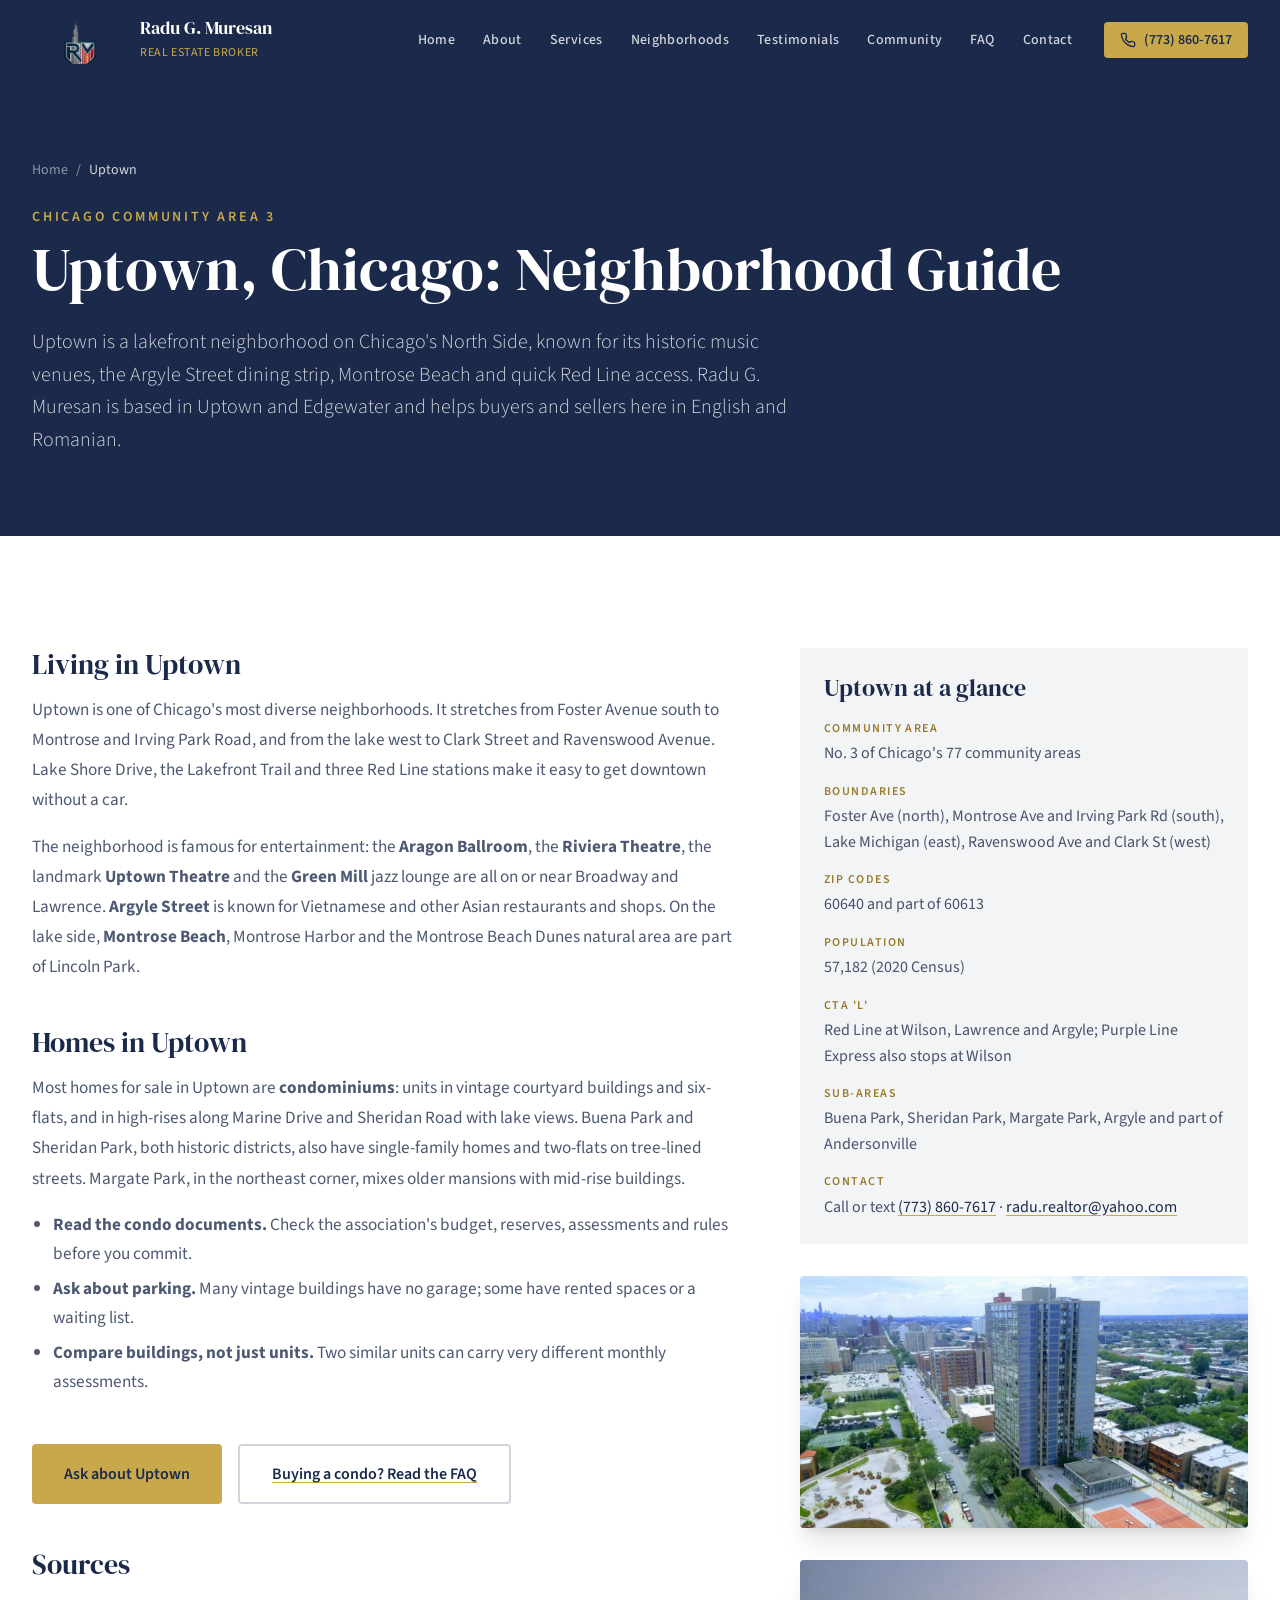
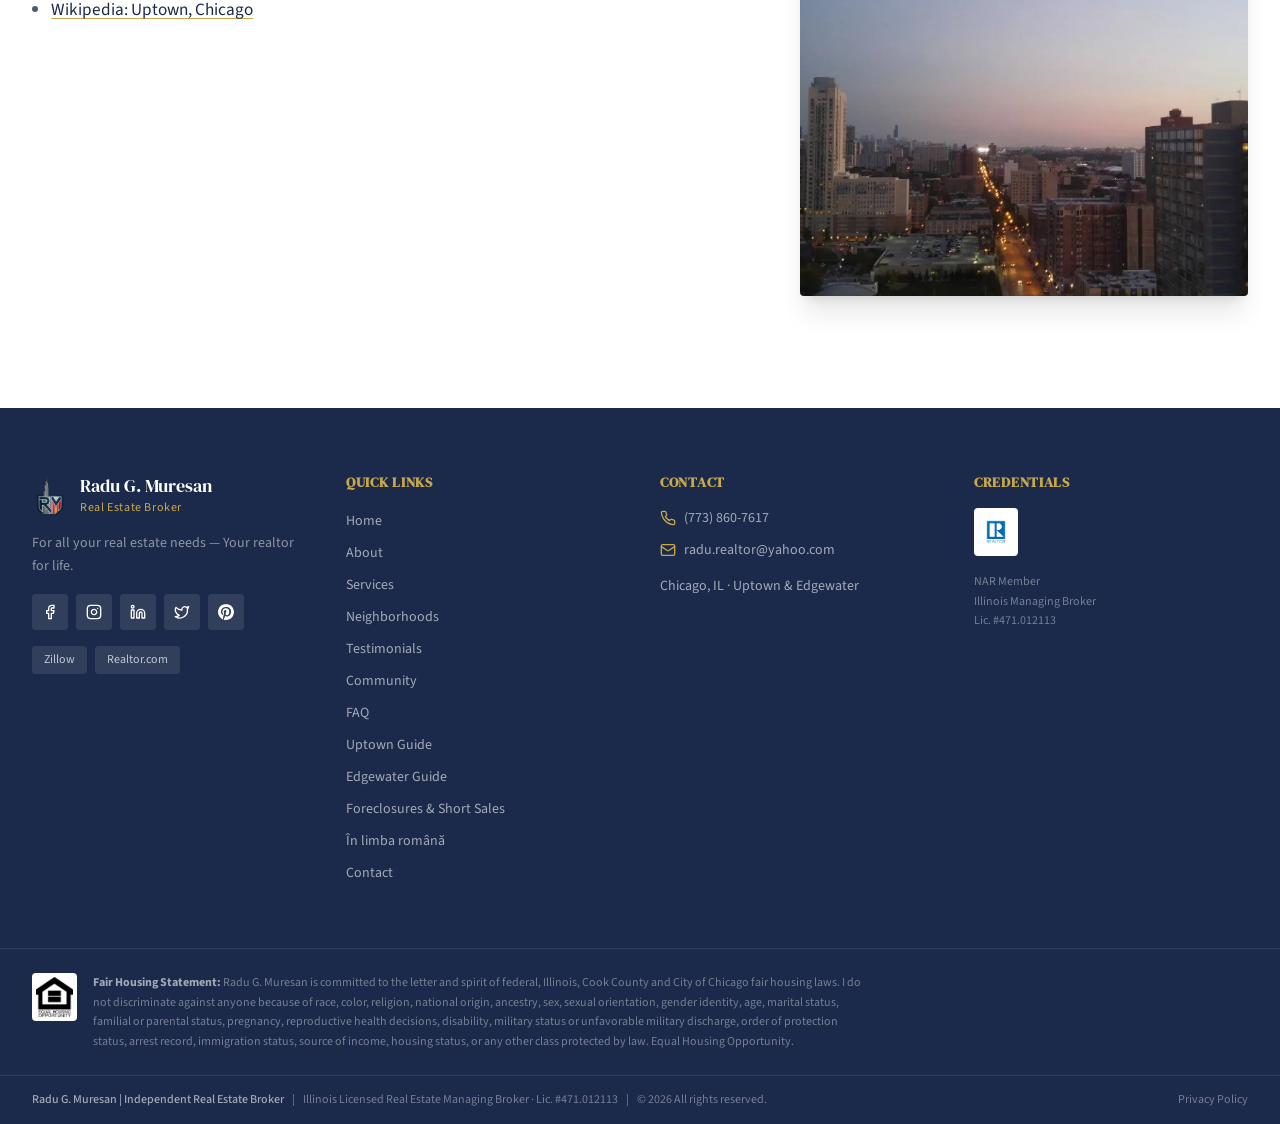
<file: uptown.html>
<!doctype html>
<html lang="en">
  <head>
    <meta charset="UTF-8" />
    <meta name="viewport" content="width=device-width, initial-scale=1.0" />
    <title>Uptown, Chicago: Neighborhood Guide | Radu G. Muresan</title>
    <meta name="description" content="Guide to Uptown, Chicago: boundaries, ZIP codes, CTA stations, housing and what buyers should know, from local broker Radu G. Muresan." />
    <meta name="author" content="Radu G. Muresan" />
    <meta name="robots" content="index, follow, max-image-preview:large, max-snippet:-1, max-video-preview:-1" />
    <meta name="theme-color" content="#1B2A4A" />
    <link rel="canonical" href="https://radurealtor.com/uptown" />
    <link rel="icon" href="/favicon.ico" sizes="any" />
    <link rel="icon" type="image/png" sizes="32x32" href="/favicon-32.png" />
    <link rel="icon" type="image/png" sizes="192x192" href="/favicon-192.png" />

    <meta property="og:locale" content="en_US" />
    <meta property="og:type" content="website" />
    <meta property="og:site_name" content="Radu G. Muresan | Chicago Real Estate Broker" />
    <meta property="og:title" content="Uptown, Chicago: Neighborhood Guide | Radu G. Muresan" />
    <meta property="og:description" content="Guide to Uptown, Chicago: boundaries, ZIP codes, CTA stations, housing and what buyers should know, from local broker Radu G. Muresan." />
    <meta property="og:url" content="https://radurealtor.com/uptown" />
    <meta property="og:image" content="https://radurealtor.com/assets/og-chicago-real-estate.jpg" />
    <meta property="og:image:width" content="1200" />
    <meta property="og:image:height" content="630" />
    <meta property="og:image:alt" content="Chicago lakefront and skyline, served by Radu G. Muresan" />
    <meta name="twitter:card" content="summary_large_image" />

    <script type="application/ld+json">
{
  "@context": "https://schema.org",
  "@graph": [
    {
      "@type": "WebPage",
      "@id": "https://radurealtor.com/uptown#webpage",
      "url": "https://radurealtor.com/uptown",
      "name": "Uptown, Chicago: Neighborhood Guide | Radu G. Muresan",
      "description": "Guide to Uptown, Chicago: boundaries, ZIP codes, CTA stations, housing and what buyers should know, from local broker Radu G. Muresan.",
      "isPartOf": {
        "@id": "https://radurealtor.com/#website"
      },
      "breadcrumb": {
        "@id": "https://radurealtor.com/uptown#breadcrumb"
      },
      "author": {
        "@id": "https://radurealtor.com/#radu"
      },
      "dateModified": "2026-10-24",
      "inLanguage": "en-US",
      "about": {
        "@id": "https://radurealtor.com/uptown#place"
      }
    },
    {
      "@type": "BreadcrumbList",
      "@id": "https://radurealtor.com/uptown#breadcrumb",
      "itemListElement": [
        {
          "@type": "ListItem",
          "position": 1,
          "name": "Home",
          "item": "https://radurealtor.com/"
        },
        {
          "@type": "ListItem",
          "position": 2,
          "name": "Uptown",
          "item": "https://radurealtor.com/uptown"
        }
      ]
    },
    {
      "@type": "Place",
      "@id": "https://radurealtor.com/uptown#place",
      "name": "Uptown, Chicago",
      "sameAs": "https://en.wikipedia.org/wiki/Uptown,_Chicago",
      "containedInPlace": {
        "@type": "City",
        "name": "Chicago",
        "sameAs": "https://www.wikidata.org/wiki/Q1297"
      }
    }
  ]
}
    </script>
    <link rel="preconnect" href="https://fonts.googleapis.com" />
    <link rel="preconnect" href="https://fonts.gstatic.com" crossorigin />
    <link rel="stylesheet" href="https://fonts.googleapis.com/css2?family=DM+Serif+Display:ital@0;1&family=Source+Sans+3:ital,wght@0,300;0,400;0,500;0,600;0,700;1,400&display=swap" media="print" onload="this.media='all'" />
    <noscript><link rel="stylesheet" href="https://fonts.googleapis.com/css2?family=DM+Serif+Display:ital@0;1&family=Source+Sans+3:ital,wght@0,300;0,400;0,500;0,600;0,700;1,400&display=swap" /></noscript>
    <link rel="stylesheet" href="/assets/index-CQzim5FF.css" />
    <style>html{scroll-behavior:smooth}#mobile-menu{overflow-y:auto}#mobile-menu>div{flex-shrink:0}#mobile-menu a.text-xl{padding-top:.4rem;padding-bottom:.4rem}
.page-prose h2{font-family:"DM Serif Display",Georgia,serif;color:#1B2A4A;font-size:1.75rem;line-height:1.2;margin:2.75rem 0 .85rem}
.page-prose h2:first-child{margin-top:0}
.page-prose h3{font-weight:600;color:#1B2A4A;font-size:1.15rem;line-height:1.4;margin:2rem 0 .5rem}
.page-prose p{color:rgba(27,42,74,.78);font-size:1.075rem;line-height:1.75;margin:0 0 1rem}
.page-prose a,.facts a{color:#1B2A4A;text-decoration:underline;text-decoration-color:#C9A84C;text-underline-offset:3px}
.page-prose blockquote{border-left:3px solid #C9A84C;background:#f8f8f6;padding:1rem 1.25rem;margin:0 0 1rem}
.page-prose blockquote p{margin:0 0 .5rem}
.page-prose blockquote footer{font-size:.875rem;color:#9a7b2c;font-weight:600}
.facts dt{font-size:.75rem;font-weight:600;letter-spacing:.12em;text-transform:uppercase;color:#9a7b2c;margin-top:1rem}
.facts dt:first-child{margin-top:0}
.facts dd{margin:.2rem 0 0;color:rgba(27,42,74,.8);line-height:1.6}
.faq-group{border-top:1px solid rgba(27,42,74,.1);padding-top:2.5rem;margin-top:2.5rem}
.page-hero{padding:8rem 0 4rem}@media(min-width:48rem){.page-hero{padding:10rem 0 5rem}}
.btn-outline{border:2px solid rgba(27,42,74,.2)}.btn-outline:hover{border-color:#1B2A4A}
.faq-group:first-child{border-top:0;padding-top:0;margin-top:0}
.sources{padding-left:1.2rem;list-style:disc}.sources li{color:rgba(27,42,74,.78);margin:.25rem 0}.page-prose ol,.page-prose ul.list{padding-left:1.3rem;margin:0 0 1rem}.page-prose ol{list-style:decimal}.page-prose ul.list{list-style:disc}.page-prose li{color:rgba(27,42,74,.78);font-size:1.075rem;line-height:1.7;margin:.35rem 0}.page-prose .note{border-left:3px solid #C9A84C;background:#f8f8f6;padding:1rem 1.25rem;font-size:1rem}</style>
    <script src="/assets/site.js" defer></script>
  </head>
  <body>
    <div id="root"><div class="min-h-screen flex flex-col bg-white"><nav id="site-nav" class="fixed top-0 left-0 right-0 z-50 transition-all duration-500 bg-transparent"><div class="container flex items-center justify-between h-16 md:h-20"><a href="/" class="flex items-center gap-3 shrink-0"><img alt="Radu G. Muresan logo" class="h-12 w-12 object-contain" src="/assets/media/radu-muresan-mark-96.webp" width="96" height="106"><div><span class="text-white font-serif text-lg leading-tight block">Radu G. Muresan</span><span class="text-[#C9A84C] text-xs tracking-wider uppercase">Real Estate Broker</span></div></a><div class="hidden lg:flex items-center gap-1"><a href="/" class="px-3 py-2 text-sm font-medium tracking-wide transition-colors relative text-white/80 hover:text-white">Home<span data-active-bar class="hidden absolute bottom-0 left-3 right-3 h-0.5 bg-[#C9A84C] rounded-full"></span></a><a href="/about" class="px-3 py-2 text-sm font-medium tracking-wide transition-colors relative text-white/80 hover:text-white">About<span data-active-bar class="hidden absolute bottom-0 left-3 right-3 h-0.5 bg-[#C9A84C] rounded-full"></span></a><a href="/#services" class="px-3 py-2 text-sm font-medium tracking-wide transition-colors relative text-white/80 hover:text-white">Services<span data-active-bar class="hidden absolute bottom-0 left-3 right-3 h-0.5 bg-[#C9A84C] rounded-full"></span></a><a href="/#neighborhoods" class="px-3 py-2 text-sm font-medium tracking-wide transition-colors relative text-white/80 hover:text-white">Neighborhoods<span data-active-bar class="hidden absolute bottom-0 left-3 right-3 h-0.5 bg-[#C9A84C] rounded-full"></span></a><a href="/#testimonials" class="px-3 py-2 text-sm font-medium tracking-wide transition-colors relative text-white/80 hover:text-white">Testimonials<span data-active-bar class="hidden absolute bottom-0 left-3 right-3 h-0.5 bg-[#C9A84C] rounded-full"></span></a><a href="/#community" class="px-3 py-2 text-sm font-medium tracking-wide transition-colors relative text-white/80 hover:text-white">Community<span data-active-bar class="hidden absolute bottom-0 left-3 right-3 h-0.5 bg-[#C9A84C] rounded-full"></span></a><a href="/faq" class="px-3 py-2 text-sm font-medium tracking-wide transition-colors relative text-white/80 hover:text-white">FAQ<span data-active-bar class="hidden absolute bottom-0 left-3 right-3 h-0.5 bg-[#C9A84C] rounded-full"></span></a><a href="/#contact" class="px-3 py-2 text-sm font-medium tracking-wide transition-colors relative text-white/80 hover:text-white">Contact<span data-active-bar class="hidden absolute bottom-0 left-3 right-3 h-0.5 bg-[#C9A84C] rounded-full"></span></a><a href="tel:+17738607617" class="ml-4 flex items-center gap-2 bg-[#C9A84C] text-[#1B2A4A] px-4 py-2 rounded text-sm font-semibold hover:bg-[#d4b65e] transition-colors"><svg xmlns="http://www.w3.org/2000/svg" width="24" height="24" viewBox="0 0 24 24" fill="none" stroke="currentColor" stroke-width="2" stroke-linecap="round" stroke-linejoin="round" class="lucide lucide-phone w-4 h-4"><path d="M22 16.92v3a2 2 0 0 1-2.18 2 19.79 19.79 0 0 1-8.63-3.07 19.5 19.5 0 0 1-6-6 19.79 19.79 0 0 1-3.07-8.67A2 2 0 0 1 4.11 2h3a2 2 0 0 1 2 1.72 12.84 12.84 0 0 0 .7 2.81 2 2 0 0 1-.45 2.11L8.09 9.91a16 16 0 0 0 6 6l1.27-1.27a2 2 0 0 1 2.11-.45 12.84 12.84 0 0 0 2.81.7A2 2 0 0 1 22 16.92z"></path></svg>(773) 860-7617</a></div><button id="menu-toggle" type="button" class="lg:hidden text-white p-2" aria-label="Toggle menu" aria-expanded="false" aria-controls="mobile-menu"><svg xmlns="http://www.w3.org/2000/svg" width="24" height="24" viewBox="0 0 24 24" fill="none" stroke="currentColor" stroke-width="2" stroke-linecap="round" stroke-linejoin="round" class="lucide lucide-menu w-6 h-6"><line x1="4" x2="20" y1="12" y2="12"></line><line x1="4" x2="20" y1="6" y2="6"></line><line x1="4" x2="20" y1="18" y2="18"></line></svg></button></div></nav><div id="mobile-menu" class="fixed inset-0 z-40 bg-[#1B2A4A]/98 backdrop-blur-lg hidden flex-col pt-20 lg:hidden"><div class="flex flex-col items-center gap-2 py-8"><a href="/" class="text-xl font-serif py-3 px-6 transition-colors text-white/80">Home</a><a href="/about" class="text-xl font-serif py-3 px-6 transition-colors text-white/80">About</a><a href="/#services" class="text-xl font-serif py-3 px-6 transition-colors text-white/80">Services</a><a href="/#neighborhoods" class="text-xl font-serif py-3 px-6 transition-colors text-white/80">Neighborhoods</a><a href="/#testimonials" class="text-xl font-serif py-3 px-6 transition-colors text-white/80">Testimonials</a><a href="/#community" class="text-xl font-serif py-3 px-6 transition-colors text-white/80">Community</a><a href="/faq" class="text-xl font-serif py-3 px-6 transition-colors text-white/80">FAQ</a><a href="/#contact" class="text-xl font-serif py-3 px-6 transition-colors text-white/80">Contact</a><a href="tel:+17738607617" class="mt-6 flex items-center gap-2 bg-[#C9A84C] text-[#1B2A4A] px-6 py-3 rounded text-lg font-semibold">(773) 860-7617</a></div><div class="mt-auto pb-8 text-center"><p class="text-white/50 text-xs">Radu G. Muresan | Independent Real Estate Broker</p><p class="text-white/40 text-xs mt-1">Illinois Licensed Real Estate Managing Broker · Lic. #471.012113</p></div></div><main class="flex-1"><section class="page-hero relative bg-[#1B2A4A]"><div class="container"><nav aria-label="Breadcrumb" class="text-sm text-white/50 mb-6"><a href="/" class="hover:text-[#C9A84C] transition-colors">Home</a><span class="mx-2">/</span><span class="text-white/80">Uptown</span></nav><span class="text-[#C9A84C] text-sm font-semibold tracking-[0.2em] uppercase">Chicago Community Area 3</span><h1 class="font-serif text-4xl sm:text-5xl md:text-6xl text-white leading-[1.1] mt-2 mb-6">Uptown, Chicago: Neighborhood Guide</h1><p class="text-white/80 text-lg md:text-xl font-light leading-relaxed max-w-3xl">Uptown is a lakefront neighborhood on Chicago's North Side, known for its historic music venues, the Argyle Street dining strip, Montrose Beach and quick Red Line access. Radu G. Muresan is based in Uptown and Edgewater and helps buyers and sellers here in English and Romanian.</p></div></section><section class="section-padding bg-white"><div class="container"><div class="grid lg:grid-cols-5 gap-12 lg:gap-16 items-start"><div class="lg:col-span-3 page-prose">
<h2>Living in Uptown</h2>
<p>Uptown is one of Chicago's most diverse neighborhoods. It stretches from Foster Avenue south to Montrose and Irving Park Road, and from the lake west to Clark Street and Ravenswood Avenue. Lake Shore Drive, the Lakefront Trail and three Red Line stations make it easy to get downtown without a car.</p>
<p>The neighborhood is famous for entertainment: the <strong>Aragon Ballroom</strong>, the <strong>Riviera Theatre</strong>, the landmark <strong>Uptown Theatre</strong> and the <strong>Green Mill</strong> jazz lounge are all on or near Broadway and Lawrence. <strong>Argyle Street</strong> is known for Vietnamese and other Asian restaurants and shops. On the lake side, <strong>Montrose Beach</strong>, Montrose Harbor and the Montrose Beach Dunes natural area are part of Lincoln Park.</p>

<h2>Homes in Uptown</h2>
<p>Most homes for sale in Uptown are <strong>condominiums</strong>: units in vintage courtyard buildings and six-flats, and in high-rises along Marine Drive and Sheridan Road with lake views. Buena Park and Sheridan Park, both historic districts, also have single-family homes and two-flats on tree-lined streets. Margate Park, in the northeast corner, mixes older mansions with mid-rise buildings.</p>
<ul class="list">
<li><strong>Read the condo documents.</strong> Check the association's budget, reserves, assessments and rules before you commit.</li>
<li><strong>Ask about parking.</strong> Many vintage buildings have no garage; some have rented spaces or a waiting list.</li>
<li><strong>Compare buildings, not just units.</strong> Two similar units can carry very different monthly assessments.</li>
</ul>
<div class="mt-12 flex flex-col sm:flex-row gap-4"><a href="/#contact" class="flex items-center justify-center gap-2 bg-[#C9A84C] text-[#1B2A4A] px-8 py-4 rounded font-semibold text-base hover:bg-[#d4b65e] transition-all">Ask about Uptown</a><a href="/faq" class="btn-outline flex items-center justify-center gap-2 text-[#1B2A4A] px-8 py-4 rounded font-semibold text-base transition-all">Buying a condo? Read the FAQ</a></div><h2>Sources</h2><ul class="sources"><li><a href="https://en.wikipedia.org/wiki/Uptown,_Chicago" target="_blank" rel="noopener noreferrer">Wikipedia: Uptown, Chicago</a></li></ul></div><div class="lg:col-span-2 space-y-8"><div class="p-6 bg-[#1B2A4A]/5 rounded-sm"><h2 class="font-serif text-2xl text-[#1B2A4A] mb-4">Uptown at a glance</h2><dl class="facts"><dt>Community area</dt><dd>No. 3 of Chicago's 77 community areas</dd><dt>Boundaries</dt><dd>Foster Ave (north), Montrose Ave and Irving Park Rd (south), Lake Michigan (east), Ravenswood Ave and Clark St (west)</dd><dt>ZIP codes</dt><dd>60640 and part of 60613</dd><dt>Population</dt><dd>57,182 (2020 Census)</dd><dt>CTA 'L'</dt><dd>Red Line at Wilson, Lawrence and Argyle; Purple Line Express also stops at Wilson</dd><dt>Sub-areas</dt><dd>Buena Park, Sheridan Park, Margate Park, Argyle and part of Andersonville</dd><dt>Contact</dt><dd>Call or text <a href="tel:+17738607617">(773) 860-7617</a> · <a href="mailto:radu.realtor@yahoo.com">radu.realtor@yahoo.com</a></dd></dl></div><img loading="lazy" decoding="async" alt="Uptown, Chicago from above" class="w-full rounded-sm shadow-xl object-cover " src="/assets/media/uptown-aerial-view.webp" width="1280" height="720"><img loading="lazy" decoding="async" alt="A street in Uptown, Chicago" class="w-full rounded-sm shadow-xl object-cover aspect-[4/3]" src="/assets/media/uptown-street.webp" width="720" height="1280"></div></div></div></section></main><footer class="bg-[#1B2A4A] text-white"><div class="container py-16"><div class="grid md:grid-cols-2 lg:grid-cols-4 gap-10"><div class="lg:col-span-1"><div class="flex items-center gap-3 mb-4"><img alt="Radu G. Muresan" class="h-10 w-auto" src="/assets/media/radu-muresan-mark-96.webp" width="96" height="106"><div><div class="font-serif text-lg">Radu G. Muresan</div><div class="text-[#C9A84C] text-xs tracking-wider">Real Estate Broker</div></div></div><p class="text-white/50 text-sm leading-relaxed mb-4">For all your real estate needs — Your realtor for life.</p><div class="flex gap-2 flex-wrap"><a href="https://www.facebook.com/Radu.real.estate/" target="_blank" rel="noopener noreferrer" class="w-9 h-9 rounded bg-white/10 flex items-center justify-center hover:bg-[#C9A84C]/20 transition-colors" aria-label="Facebook" title="Facebook"><svg xmlns="http://www.w3.org/2000/svg" width="24" height="24" viewBox="0 0 24 24" fill="none" stroke="currentColor" stroke-width="2" stroke-linecap="round" stroke-linejoin="round" class="lucide lucide-facebook w-4 h-4"><path d="M18 2h-3a5 5 0 0 0-5 5v3H7v4h3v8h4v-8h3l1-4h-4V7a1 1 0 0 1 1-1h3z"></path></svg></a><a href="https://www.instagram.com/radu_muresan_realtor/" target="_blank" rel="noopener noreferrer" class="w-9 h-9 rounded bg-white/10 flex items-center justify-center hover:bg-[#C9A84C]/20 transition-colors" aria-label="Instagram" title="Instagram"><svg xmlns="http://www.w3.org/2000/svg" width="24" height="24" viewBox="0 0 24 24" fill="none" stroke="currentColor" stroke-width="2" stroke-linecap="round" stroke-linejoin="round" class="lucide lucide-instagram w-4 h-4"><rect width="20" height="20" x="2" y="2" rx="5" ry="5"></rect><path d="M16 11.37A4 4 0 1 1 12.63 8 4 4 0 0 1 16 11.37z"></path><line x1="17.5" x2="17.51" y1="6.5" y2="6.5"></line></svg></a><a href="https://www.linkedin.com/in/radu-muresan-re/" target="_blank" rel="noopener noreferrer" class="w-9 h-9 rounded bg-white/10 flex items-center justify-center hover:bg-[#C9A84C]/20 transition-colors" aria-label="LinkedIn" title="LinkedIn"><svg xmlns="http://www.w3.org/2000/svg" width="24" height="24" viewBox="0 0 24 24" fill="none" stroke="currentColor" stroke-width="2" stroke-linecap="round" stroke-linejoin="round" class="lucide lucide-linkedin w-4 h-4"><path d="M16 8a6 6 0 0 1 6 6v7h-4v-7a2 2 0 0 0-2-2 2 2 0 0 0-2 2v7h-4v-7a6 6 0 0 1 6-6z"></path><rect width="4" height="12" x="2" y="9"></rect><circle cx="4" cy="4" r="2"></circle></svg></a><a href="https://x.com/Radu_G_Muresan" target="_blank" rel="noopener noreferrer" class="w-9 h-9 rounded bg-white/10 flex items-center justify-center hover:bg-[#C9A84C]/20 transition-colors" aria-label="X (Twitter)" title="X (Twitter)"><svg xmlns="http://www.w3.org/2000/svg" width="24" height="24" viewBox="0 0 24 24" fill="none" stroke="currentColor" stroke-width="2" stroke-linecap="round" stroke-linejoin="round" class="lucide lucide-twitter w-4 h-4"><path d="M22 4s-.7 2.1-2 3.4c1.6 10-9.4 17.3-18 11.6 2.2.1 4.4-.6 6-2C3 15.5.5 9.6 3 5c2.2 2.6 5.6 4.1 9 4-.9-4.2 4-6.6 7-3.8 1.1 0 3-1.2 3-1.2z"></path></svg></a><a href="https://www.pinterest.com/muresan1977/" target="_blank" rel="noopener noreferrer" class="w-9 h-9 rounded bg-white/10 flex items-center justify-center hover:bg-[#C9A84C]/20 transition-colors" aria-label="Pinterest" title="Pinterest"><svg xmlns="http://www.w3.org/2000/svg" width="24" height="24" viewBox="0 0 24 24" fill="currentColor" aria-hidden="true" class="w-4 h-4"><path d="M12.017 0C5.396 0 .029 5.367.029 11.987c0 5.079 3.158 9.417 7.618 11.162-.105-.949-.199-2.403.041-3.439.219-.937 1.406-5.957 1.406-5.957s-.359-.72-.359-1.781c0-1.663.967-2.911 2.168-2.911 1.024 0 1.518.769 1.518 1.688 0 1.029-.653 2.567-.992 3.992-.285 1.193.6 2.165 1.775 2.165 2.128 0 3.768-2.245 3.768-5.487 0-2.861-2.063-4.869-5.008-4.869-3.41 0-5.409 2.562-5.409 5.199 0 1.033.394 2.143.889 2.741.099.12.112.225.085.345-.09.375-.293 1.199-.334 1.363-.053.225-.172.271-.401.165-1.495-.69-2.433-2.878-2.433-4.646 0-3.776 2.748-7.252 7.92-7.252 4.158 0 7.392 2.967 7.392 6.923 0 4.135-2.607 7.462-6.233 7.462-1.214 0-2.354-.629-2.758-1.379l-.749 2.848c-.269 1.045-1.004 2.352-1.498 3.146 1.123.345 2.306.535 3.55.535 6.607 0 11.985-5.365 11.985-11.987C23.97 5.39 18.592.026 11.985.026L12.017 0z"/></svg></a></div><div class="flex gap-2 flex-wrap mt-4"><a href="https://www.zillow.com/profile/Radu-Muresan" target="_blank" rel="noopener noreferrer" class="px-3 py-1.5 text-xs bg-white/10 rounded hover:bg-[#C9A84C]/20 transition-colors text-white/70 hover:text-white" title="Zillow Profile">Zillow</a><a href="https://www.realtor.com/realestateagents/567ff5897e54f701001ec543" target="_blank" rel="noopener noreferrer" class="px-3 py-1.5 text-xs bg-white/10 rounded hover:bg-[#C9A84C]/20 transition-colors text-white/70 hover:text-white" title="Realtor.com Profile">Realtor.com</a></div></div><div><h4 class="font-semibold text-sm tracking-wider uppercase mb-4 text-[#C9A84C]">Quick Links</h4><ul class="space-y-2"><li><a href="/" class="text-white/60 text-sm hover:text-[#C9A84C] transition-colors">Home</a></li><li><a href="/about" class="text-white/60 text-sm hover:text-[#C9A84C] transition-colors">About</a></li><li><a href="/#services" class="text-white/60 text-sm hover:text-[#C9A84C] transition-colors">Services</a></li><li><a href="/#neighborhoods" class="text-white/60 text-sm hover:text-[#C9A84C] transition-colors">Neighborhoods</a></li><li><a href="/#testimonials" class="text-white/60 text-sm hover:text-[#C9A84C] transition-colors">Testimonials</a></li><li><a href="/#community" class="text-white/60 text-sm hover:text-[#C9A84C] transition-colors">Community</a></li><li><a href="/faq" class="text-white/60 text-sm hover:text-[#C9A84C] transition-colors">FAQ</a></li><li><a href="/uptown" class="text-white/60 text-sm hover:text-[#C9A84C] transition-colors">Uptown Guide</a></li><li><a href="/edgewater" class="text-white/60 text-sm hover:text-[#C9A84C] transition-colors">Edgewater Guide</a></li><li><a href="/foreclosures-short-sales" class="text-white/60 text-sm hover:text-[#C9A84C] transition-colors">Foreclosures &amp; Short Sales</a></li><li><a href="/ro" class="text-white/60 text-sm hover:text-[#C9A84C] transition-colors">În limba română</a></li><li><a href="/#contact" class="text-white/60 text-sm hover:text-[#C9A84C] transition-colors">Contact</a></li></ul></div><div><h4 class="font-semibold text-sm tracking-wider uppercase mb-4 text-[#C9A84C]">Contact</h4><div class="space-y-3 text-sm"><a href="tel:+17738607617" class="flex items-center gap-2 text-white/60 hover:text-white transition-colors"><svg xmlns="http://www.w3.org/2000/svg" width="24" height="24" viewBox="0 0 24 24" fill="none" stroke="currentColor" stroke-width="2" stroke-linecap="round" stroke-linejoin="round" class="lucide lucide-phone w-4 h-4 text-[#C9A84C]"><path d="M22 16.92v3a2 2 0 0 1-2.18 2 19.79 19.79 0 0 1-8.63-3.07 19.5 19.5 0 0 1-6-6 19.79 19.79 0 0 1-3.07-8.67A2 2 0 0 1 4.11 2h3a2 2 0 0 1 2 1.72 12.84 12.84 0 0 0 .7 2.81 2 2 0 0 1-.45 2.11L8.09 9.91a16 16 0 0 0 6 6l1.27-1.27a2 2 0 0 1 2.11-.45 12.84 12.84 0 0 0 2.81.7A2 2 0 0 1 22 16.92z"></path></svg>(773) 860-7617</a><a href="mailto:radu.realtor@yahoo.com" class="flex items-center gap-2 text-white/60 hover:text-white transition-colors"><svg xmlns="http://www.w3.org/2000/svg" width="24" height="24" viewBox="0 0 24 24" fill="none" stroke="currentColor" stroke-width="2" stroke-linecap="round" stroke-linejoin="round" class="lucide lucide-mail w-4 h-4 text-[#C9A84C]"><rect width="20" height="16" x="2" y="4" rx="2"></rect><path d="m22 7-8.97 5.7a1.94 1.94 0 0 1-2.06 0L2 7"></path></svg>radu.realtor@yahoo.com</a><p class="text-white/60 pt-1">Chicago, IL · Uptown &amp; Edgewater</p></div></div><div><h4 class="font-semibold text-sm tracking-wider uppercase mb-4 text-[#C9A84C]">Credentials</h4><div class="flex items-center gap-4 mb-4"><img loading="lazy" decoding="async" alt="Realtor - National Association of Realtors" class="h-12 w-auto bg-white p-1 rounded" src="/assets/media/realtor-logo.webp" width="400" height="444"></div><p class="text-white/40 text-xs leading-relaxed">NAR Member<br>Illinois Managing Broker<br>Lic. #471.012113</p></div></div></div><div class="border-t border-white/10"><div class="container py-6 flex items-start gap-4"><img loading="lazy" decoding="async" alt="Equal Housing Opportunity" class="h-12 w-auto bg-white p-1 rounded shrink-0" src="/assets/media/equal-housing-opportunity.webp" width="350" height="375"><p class="text-white/40 text-xs leading-relaxed max-w-3xl"><strong class="text-white/60">Fair Housing Statement:</strong> Radu G. Muresan is committed to the letter and spirit of federal, Illinois, Cook County and City of Chicago fair housing laws. I do not discriminate against anyone because of race, color, religion, national origin, ancestry, sex, sexual orientation, gender identity, age, marital status, familial or parental status, pregnancy, reproductive health decisions, disability, military status or unfavorable military discharge, order of protection status, arrest record, immigration status, source of income, housing status, or any other class protected by law. Equal Housing Opportunity.</p></div></div><div class="border-t border-white/10"><div class="container py-4 flex flex-col md:flex-row items-center justify-between gap-3"><div class="text-white/40 text-xs text-center md:text-left"><span class="font-medium text-white/60">Radu G. Muresan | Independent Real Estate Broker</span><span class="mx-2">|</span>Illinois Licensed Real Estate Managing Broker · Lic. #471.012113<span class="mx-2">|</span>© 2026 All rights reserved.</div><div class="flex items-center gap-4 text-xs"><a href="/privacy" class="text-white/40 hover:text-[#C9A84C] transition-colors">Privacy Policy</a></div></div></div></footer></div></div>
  </body>
</html>
</file>
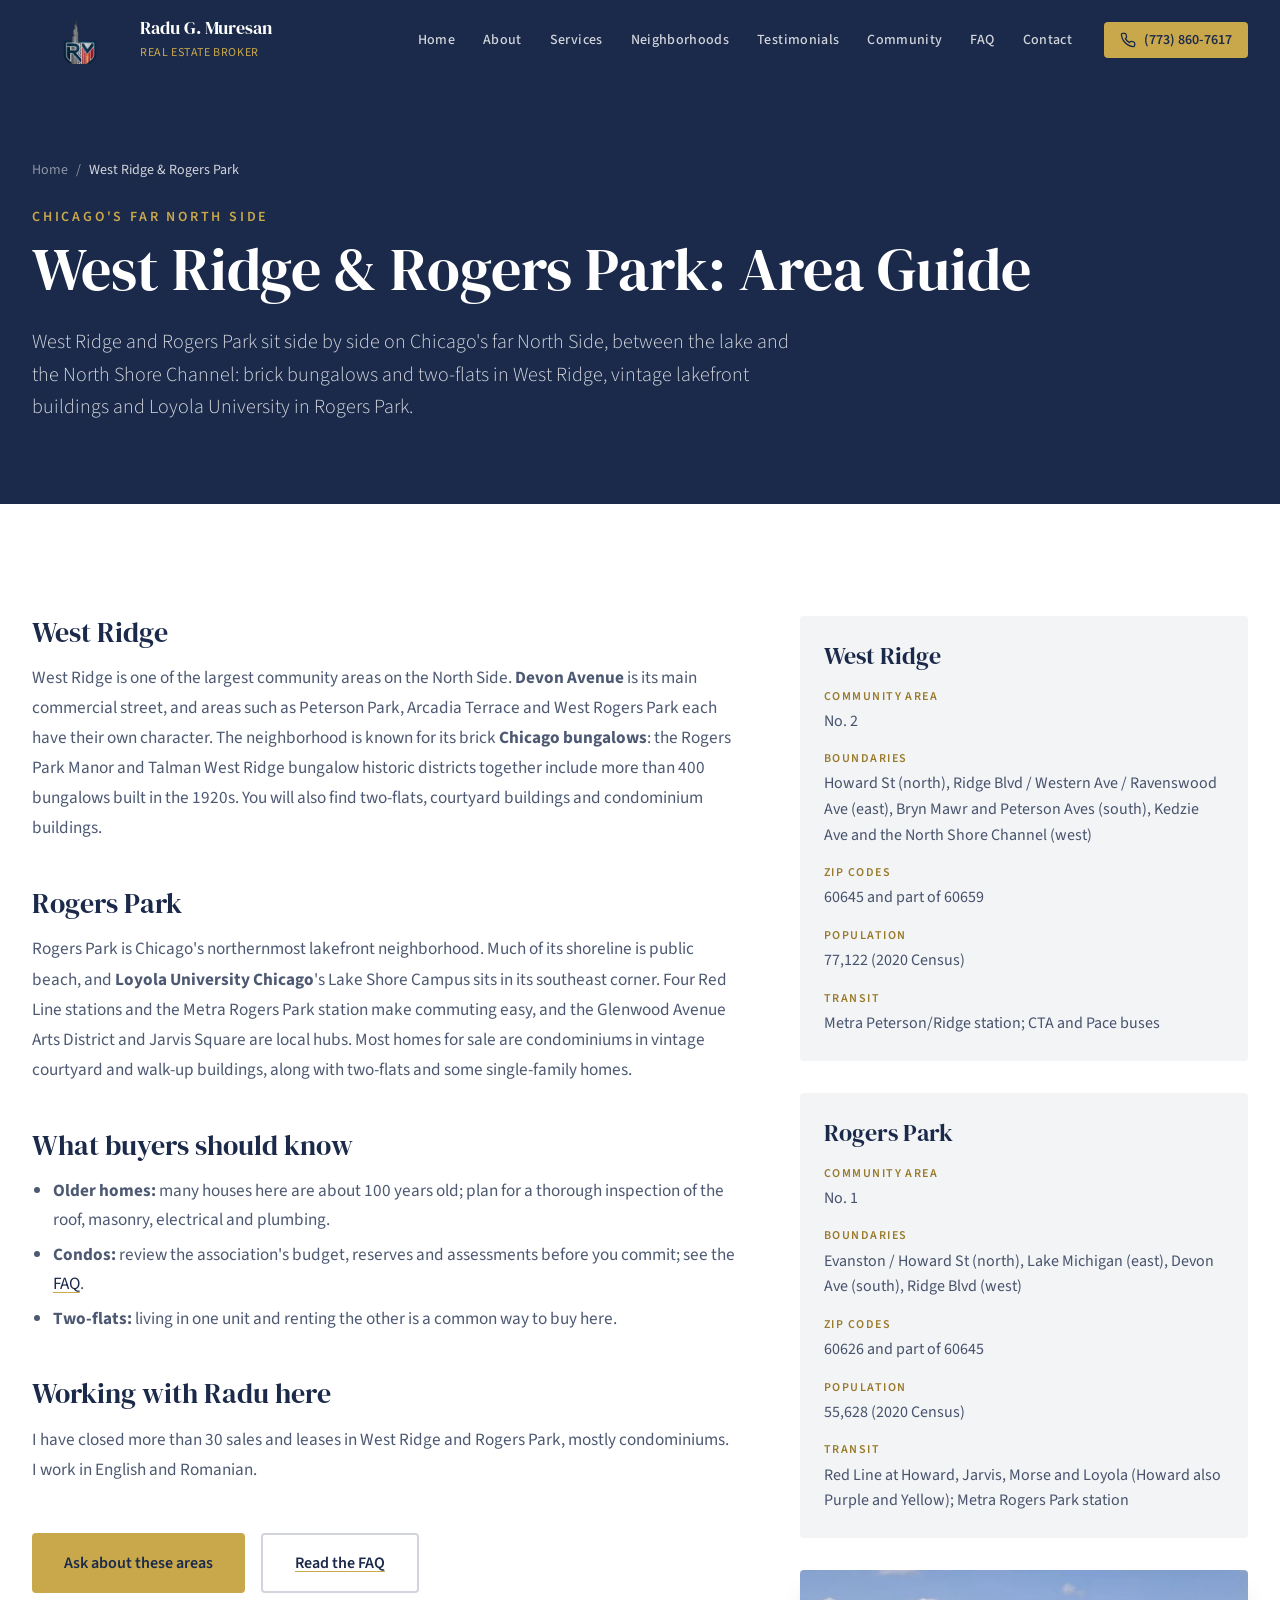
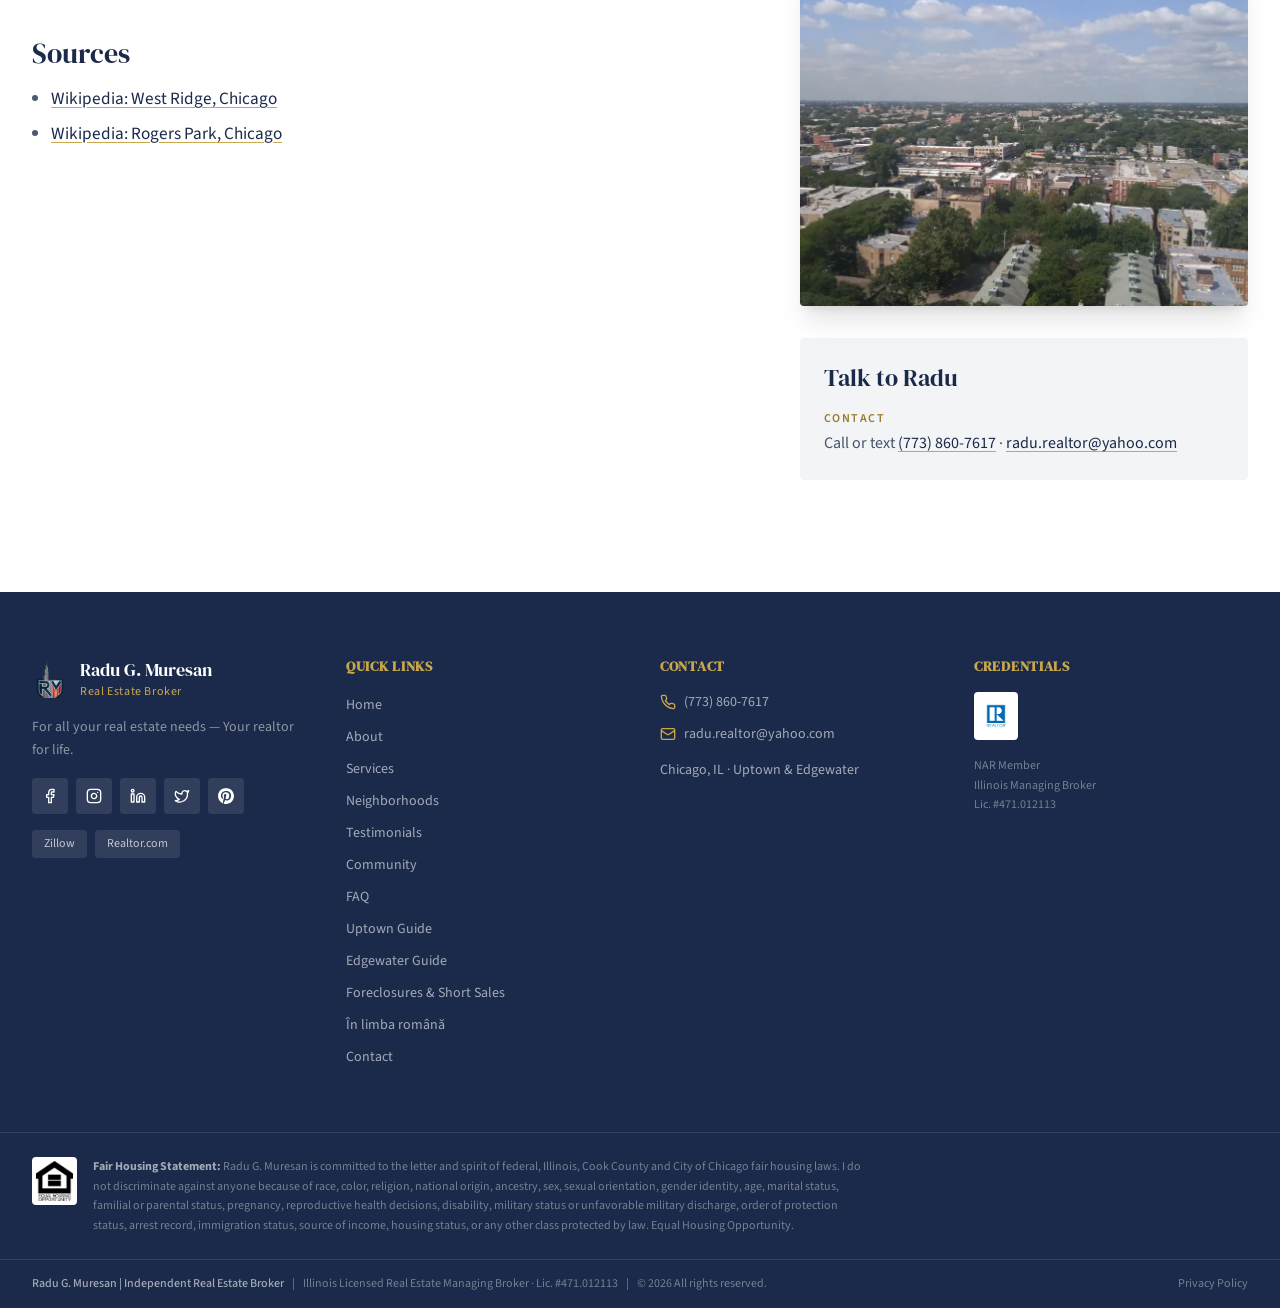
<file: west-ridge-rogers-park.html>
<!doctype html>
<html lang="en">
  <head>
    <meta charset="UTF-8" />
    <meta name="viewport" content="width=device-width, initial-scale=1.0" />
    <title>West Ridge &amp; Rogers Park: Area Guide | Radu G. Muresan</title>
    <meta name="description" content="Guide to West Ridge &amp; Rogers Park: ZIP codes, transit, homes and what buyers should know, from Chicago broker Radu G. Muresan." />
    <meta name="author" content="Radu G. Muresan" />
    <meta name="robots" content="index, follow, max-image-preview:large, max-snippet:-1, max-video-preview:-1" />
    <meta name="theme-color" content="#1B2A4A" />
    <link rel="canonical" href="https://radurealtor.com/west-ridge-rogers-park" />
    <link rel="icon" href="/favicon.ico" sizes="any" />
    <link rel="icon" type="image/png" sizes="32x32" href="/favicon-32.png" />
    <link rel="icon" type="image/png" sizes="192x192" href="/favicon-192.png" />

    <meta property="og:locale" content="en_US" />
    <meta property="og:type" content="website" />
    <meta property="og:site_name" content="Radu G. Muresan | Chicago Real Estate Broker" />
    <meta property="og:title" content="West Ridge &amp; Rogers Park: Area Guide | Radu G. Muresan" />
    <meta property="og:description" content="Guide to West Ridge &amp; Rogers Park: ZIP codes, transit, homes and what buyers should know, from Chicago broker Radu G. Muresan." />
    <meta property="og:url" content="https://radurealtor.com/west-ridge-rogers-park" />
    <meta property="og:image" content="https://radurealtor.com/assets/og-chicago-real-estate.jpg" />
    <meta property="og:image:width" content="1200" />
    <meta property="og:image:height" content="630" />
    <meta property="og:image:alt" content="Chicago lakefront and skyline, served by Radu G. Muresan" />
    <meta name="twitter:card" content="summary_large_image" />

    <script type="application/ld+json">
{
  "@context": "https://schema.org",
  "@graph": [
    {
      "@type": "WebPage",
      "@id": "https://radurealtor.com/west-ridge-rogers-park#webpage",
      "url": "https://radurealtor.com/west-ridge-rogers-park",
      "name": "West Ridge & Rogers Park: Area Guide | Radu G. Muresan",
      "description": "Guide to West Ridge & Rogers Park: ZIP codes, transit, homes and what buyers should know, from Chicago broker Radu G. Muresan.",
      "isPartOf": {
        "@id": "https://radurealtor.com/#website"
      },
      "breadcrumb": {
        "@id": "https://radurealtor.com/west-ridge-rogers-park#breadcrumb"
      },
      "author": {
        "@id": "https://radurealtor.com/#radu"
      },
      "dateModified": "2026-10-24",
      "inLanguage": "en-US",
      "about": [
        {
          "@id": "https://radurealtor.com/west-ridge-rogers-park#west-ridge"
        },
        {
          "@id": "https://radurealtor.com/west-ridge-rogers-park#rogers-park"
        }
      ]
    },
    {
      "@type": "BreadcrumbList",
      "@id": "https://radurealtor.com/west-ridge-rogers-park#breadcrumb",
      "itemListElement": [
        {
          "@type": "ListItem",
          "position": 1,
          "name": "Home",
          "item": "https://radurealtor.com/"
        },
        {
          "@type": "ListItem",
          "position": 2,
          "name": "West Ridge & Rogers Park",
          "item": "https://radurealtor.com/west-ridge-rogers-park"
        }
      ]
    },
    {
      "@type": "Place",
      "@id": "https://radurealtor.com/west-ridge-rogers-park#west-ridge",
      "name": "West Ridge, Chicago",
      "sameAs": "https://en.wikipedia.org/wiki/West_Ridge,_Chicago"
    },
    {
      "@type": "Place",
      "@id": "https://radurealtor.com/west-ridge-rogers-park#rogers-park",
      "name": "Rogers Park, Chicago",
      "sameAs": "https://en.wikipedia.org/wiki/Rogers_Park,_Chicago"
    }
  ]
}
    </script>
    <link rel="preconnect" href="https://fonts.googleapis.com" />
    <link rel="preconnect" href="https://fonts.gstatic.com" crossorigin />
    <link rel="stylesheet" href="https://fonts.googleapis.com/css2?family=DM+Serif+Display:ital@0;1&family=Source+Sans+3:ital,wght@0,300;0,400;0,500;0,600;0,700;1,400&display=swap" media="print" onload="this.media='all'" />
    <noscript><link rel="stylesheet" href="https://fonts.googleapis.com/css2?family=DM+Serif+Display:ital@0;1&family=Source+Sans+3:ital,wght@0,300;0,400;0,500;0,600;0,700;1,400&display=swap" /></noscript>
    <link rel="stylesheet" href="/assets/index-CQzim5FF.css" />
    <style>html{scroll-behavior:smooth}#mobile-menu{overflow-y:auto}#mobile-menu>div{flex-shrink:0}#mobile-menu a.text-xl{padding-top:.4rem;padding-bottom:.4rem}
.page-prose h2{font-family:"DM Serif Display",Georgia,serif;color:#1B2A4A;font-size:1.75rem;line-height:1.2;margin:2.75rem 0 .85rem}
.page-prose h2:first-child{margin-top:0}
.page-prose h3{font-weight:600;color:#1B2A4A;font-size:1.15rem;line-height:1.4;margin:2rem 0 .5rem}
.page-prose p{color:rgba(27,42,74,.78);font-size:1.075rem;line-height:1.75;margin:0 0 1rem}
.page-prose a,.facts a{color:#1B2A4A;text-decoration:underline;text-decoration-color:#C9A84C;text-underline-offset:3px}
.page-prose blockquote{border-left:3px solid #C9A84C;background:#f8f8f6;padding:1rem 1.25rem;margin:0 0 1rem}
.page-prose blockquote p{margin:0 0 .5rem}
.page-prose blockquote footer{font-size:.875rem;color:#9a7b2c;font-weight:600}
.facts dt{font-size:.75rem;font-weight:600;letter-spacing:.12em;text-transform:uppercase;color:#9a7b2c;margin-top:1rem}
.facts dt:first-child{margin-top:0}
.facts dd{margin:.2rem 0 0;color:rgba(27,42,74,.8);line-height:1.6}
.faq-group{border-top:1px solid rgba(27,42,74,.1);padding-top:2.5rem;margin-top:2.5rem}
.page-hero{padding:8rem 0 4rem}@media(min-width:48rem){.page-hero{padding:10rem 0 5rem}}
.btn-outline{border:2px solid rgba(27,42,74,.2)}.btn-outline:hover{border-color:#1B2A4A}
.faq-group:first-child{border-top:0;padding-top:0;margin-top:0}
.sources{padding-left:1.2rem;list-style:disc}.sources li{color:rgba(27,42,74,.78);margin:.25rem 0}.page-prose ol,.page-prose ul.list{padding-left:1.3rem;margin:0 0 1rem}.page-prose ol{list-style:decimal}.page-prose ul.list{list-style:disc}.page-prose li{color:rgba(27,42,74,.78);font-size:1.075rem;line-height:1.7;margin:.35rem 0}.page-prose .note{border-left:3px solid #C9A84C;background:#f8f8f6;padding:1rem 1.25rem;font-size:1rem}</style>
    <script src="/assets/site.js" defer></script>
  </head>
  <body>
    <div id="root"><div class="min-h-screen flex flex-col bg-white"><nav id="site-nav" class="fixed top-0 left-0 right-0 z-50 transition-all duration-500 bg-transparent"><div class="container flex items-center justify-between h-16 md:h-20"><a href="/" class="flex items-center gap-3 shrink-0"><img alt="Radu G. Muresan logo" class="h-12 w-12 object-contain" src="/assets/media/radu-muresan-mark-96.webp" width="96" height="106"><div><span class="text-white font-serif text-lg leading-tight block">Radu G. Muresan</span><span class="text-[#C9A84C] text-xs tracking-wider uppercase">Real Estate Broker</span></div></a><div class="hidden lg:flex items-center gap-1"><a href="/" class="px-3 py-2 text-sm font-medium tracking-wide transition-colors relative text-white/80 hover:text-white">Home<span data-active-bar class="hidden absolute bottom-0 left-3 right-3 h-0.5 bg-[#C9A84C] rounded-full"></span></a><a href="/about" class="px-3 py-2 text-sm font-medium tracking-wide transition-colors relative text-white/80 hover:text-white">About<span data-active-bar class="hidden absolute bottom-0 left-3 right-3 h-0.5 bg-[#C9A84C] rounded-full"></span></a><a href="/#services" class="px-3 py-2 text-sm font-medium tracking-wide transition-colors relative text-white/80 hover:text-white">Services<span data-active-bar class="hidden absolute bottom-0 left-3 right-3 h-0.5 bg-[#C9A84C] rounded-full"></span></a><a href="/#neighborhoods" class="px-3 py-2 text-sm font-medium tracking-wide transition-colors relative text-white/80 hover:text-white">Neighborhoods<span data-active-bar class="hidden absolute bottom-0 left-3 right-3 h-0.5 bg-[#C9A84C] rounded-full"></span></a><a href="/#testimonials" class="px-3 py-2 text-sm font-medium tracking-wide transition-colors relative text-white/80 hover:text-white">Testimonials<span data-active-bar class="hidden absolute bottom-0 left-3 right-3 h-0.5 bg-[#C9A84C] rounded-full"></span></a><a href="/#community" class="px-3 py-2 text-sm font-medium tracking-wide transition-colors relative text-white/80 hover:text-white">Community<span data-active-bar class="hidden absolute bottom-0 left-3 right-3 h-0.5 bg-[#C9A84C] rounded-full"></span></a><a href="/faq" class="px-3 py-2 text-sm font-medium tracking-wide transition-colors relative text-white/80 hover:text-white">FAQ<span data-active-bar class="hidden absolute bottom-0 left-3 right-3 h-0.5 bg-[#C9A84C] rounded-full"></span></a><a href="/#contact" class="px-3 py-2 text-sm font-medium tracking-wide transition-colors relative text-white/80 hover:text-white">Contact<span data-active-bar class="hidden absolute bottom-0 left-3 right-3 h-0.5 bg-[#C9A84C] rounded-full"></span></a><a href="tel:+17738607617" class="ml-4 flex items-center gap-2 bg-[#C9A84C] text-[#1B2A4A] px-4 py-2 rounded text-sm font-semibold hover:bg-[#d4b65e] transition-colors"><svg xmlns="http://www.w3.org/2000/svg" width="24" height="24" viewBox="0 0 24 24" fill="none" stroke="currentColor" stroke-width="2" stroke-linecap="round" stroke-linejoin="round" class="lucide lucide-phone w-4 h-4"><path d="M22 16.92v3a2 2 0 0 1-2.18 2 19.79 19.79 0 0 1-8.63-3.07 19.5 19.5 0 0 1-6-6 19.79 19.79 0 0 1-3.07-8.67A2 2 0 0 1 4.11 2h3a2 2 0 0 1 2 1.72 12.84 12.84 0 0 0 .7 2.81 2 2 0 0 1-.45 2.11L8.09 9.91a16 16 0 0 0 6 6l1.27-1.27a2 2 0 0 1 2.11-.45 12.84 12.84 0 0 0 2.81.7A2 2 0 0 1 22 16.92z"></path></svg>(773) 860-7617</a></div><button id="menu-toggle" type="button" class="lg:hidden text-white p-2" aria-label="Toggle menu" aria-expanded="false" aria-controls="mobile-menu"><svg xmlns="http://www.w3.org/2000/svg" width="24" height="24" viewBox="0 0 24 24" fill="none" stroke="currentColor" stroke-width="2" stroke-linecap="round" stroke-linejoin="round" class="lucide lucide-menu w-6 h-6"><line x1="4" x2="20" y1="12" y2="12"></line><line x1="4" x2="20" y1="6" y2="6"></line><line x1="4" x2="20" y1="18" y2="18"></line></svg></button></div></nav><div id="mobile-menu" class="fixed inset-0 z-40 bg-[#1B2A4A]/98 backdrop-blur-lg hidden flex-col pt-20 lg:hidden"><div class="flex flex-col items-center gap-2 py-8"><a href="/" class="text-xl font-serif py-3 px-6 transition-colors text-white/80">Home</a><a href="/about" class="text-xl font-serif py-3 px-6 transition-colors text-white/80">About</a><a href="/#services" class="text-xl font-serif py-3 px-6 transition-colors text-white/80">Services</a><a href="/#neighborhoods" class="text-xl font-serif py-3 px-6 transition-colors text-white/80">Neighborhoods</a><a href="/#testimonials" class="text-xl font-serif py-3 px-6 transition-colors text-white/80">Testimonials</a><a href="/#community" class="text-xl font-serif py-3 px-6 transition-colors text-white/80">Community</a><a href="/faq" class="text-xl font-serif py-3 px-6 transition-colors text-white/80">FAQ</a><a href="/#contact" class="text-xl font-serif py-3 px-6 transition-colors text-white/80">Contact</a><a href="tel:+17738607617" class="mt-6 flex items-center gap-2 bg-[#C9A84C] text-[#1B2A4A] px-6 py-3 rounded text-lg font-semibold">(773) 860-7617</a></div><div class="mt-auto pb-8 text-center"><p class="text-white/50 text-xs">Radu G. Muresan | Independent Real Estate Broker</p><p class="text-white/40 text-xs mt-1">Illinois Licensed Real Estate Managing Broker · Lic. #471.012113</p></div></div><main class="flex-1"><section class="page-hero relative bg-[#1B2A4A]"><div class="container"><nav aria-label="Breadcrumb" class="text-sm text-white/50 mb-6"><a href="/" class="hover:text-[#C9A84C] transition-colors">Home</a><span class="mx-2">/</span><span class="text-white/80">West Ridge & Rogers Park</span></nav><span class="text-[#C9A84C] text-sm font-semibold tracking-[0.2em] uppercase">Chicago's Far North Side</span><h1 class="font-serif text-4xl sm:text-5xl md:text-6xl text-white leading-[1.1] mt-2 mb-6">West Ridge & Rogers Park: Area Guide</h1><p class="text-white/80 text-lg md:text-xl font-light leading-relaxed max-w-3xl">West Ridge and Rogers Park sit side by side on Chicago's far North Side, between the lake and the North Shore Channel: brick bungalows and two-flats in West Ridge, vintage lakefront buildings and Loyola University in Rogers Park.</p></div></section><section class="section-padding bg-white"><div class="container"><div class="grid lg:grid-cols-5 gap-12 lg:gap-16 items-start"><div class="lg:col-span-3 page-prose"><h2>West Ridge</h2><p>West Ridge is one of the largest community areas on the North Side. <strong>Devon Avenue</strong> is its main commercial street, and areas such as Peterson Park, Arcadia Terrace and West Rogers Park each have their own character. The neighborhood is known for its brick <strong>Chicago bungalows</strong>: the Rogers Park Manor and Talman West Ridge bungalow historic districts together include more than 400 bungalows built in the 1920s. You will also find two-flats, courtyard buildings and condominium buildings.</p><h2>Rogers Park</h2><p>Rogers Park is Chicago's northernmost lakefront neighborhood. Much of its shoreline is public beach, and <strong>Loyola University Chicago</strong>'s Lake Shore Campus sits in its southeast corner. Four Red Line stations and the Metra Rogers Park station make commuting easy, and the Glenwood Avenue Arts District and Jarvis Square are local hubs. Most homes for sale are condominiums in vintage courtyard and walk-up buildings, along with two-flats and some single-family homes.</p><h2>What buyers should know</h2><ul class="list"><li><strong>Older homes:</strong> many houses here are about 100 years old; plan for a thorough inspection of the roof, masonry, electrical and plumbing.</li><li><strong>Condos:</strong> review the association's budget, reserves and assessments before you commit; see the <a href="/faq">FAQ</a>.</li><li><strong>Two-flats:</strong> living in one unit and renting the other is a common way to buy here.</li></ul><h2>Working with Radu here</h2><p>I have closed more than 30 sales and leases in West Ridge and Rogers Park, mostly condominiums. I work in English and Romanian.</p><div class="mt-12 flex flex-col sm:flex-row gap-4"><a href="/#contact" class="flex items-center justify-center gap-2 bg-[#C9A84C] text-[#1B2A4A] px-8 py-4 rounded font-semibold text-base hover:bg-[#d4b65e] transition-all">Ask about these areas</a><a href="/faq" class="btn-outline flex items-center justify-center gap-2 text-[#1B2A4A] px-8 py-4 rounded font-semibold text-base transition-all">Read the FAQ</a></div><h2>Sources</h2><ul class="sources"><li><a href="https://en.wikipedia.org/wiki/West_Ridge,_Chicago" target="_blank" rel="noopener noreferrer">Wikipedia: West Ridge, Chicago</a></li><li><a href="https://en.wikipedia.org/wiki/Rogers_Park,_Chicago" target="_blank" rel="noopener noreferrer">Wikipedia: Rogers Park, Chicago</a></li></ul></div><div class="lg:col-span-2 space-y-8"><div class="p-6 bg-[#1B2A4A]/5 rounded-sm"><h2 class="font-serif text-2xl text-[#1B2A4A] mb-4">West Ridge</h2><dl class="facts"><dt>Community area</dt><dd>No. 2</dd><dt>Boundaries</dt><dd>Howard St (north), Ridge Blvd / Western Ave / Ravenswood Ave (east), Bryn Mawr and Peterson Aves (south), Kedzie Ave and the North Shore Channel (west)</dd><dt>ZIP codes</dt><dd>60645 and part of 60659</dd><dt>Population</dt><dd>77,122 (2020 Census)</dd><dt>Transit</dt><dd>Metra Peterson/Ridge station; CTA and Pace buses</dd></dl></div><div class="p-6 bg-[#1B2A4A]/5 rounded-sm"><h2 class="font-serif text-2xl text-[#1B2A4A] mb-4">Rogers Park</h2><dl class="facts"><dt>Community area</dt><dd>No. 1</dd><dt>Boundaries</dt><dd>Evanston / Howard St (north), Lake Michigan (east), Devon Ave (south), Ridge Blvd (west)</dd><dt>ZIP codes</dt><dd>60626 and part of 60645</dd><dt>Population</dt><dd>55,628 (2020 Census)</dd><dt>Transit</dt><dd>Red Line at Howard, Jarvis, Morse and Loyola (Howard also Purple and Yellow); Metra Rogers Park station</dd></dl></div><img loading="lazy" decoding="async" alt="Chicago&#x27;s North Side seen from above" class="w-full rounded-sm shadow-xl object-cover aspect-[4/3]" src="/assets/media/original-neighborhood-wide.webp" width="1200" height="675"><div class="p-6 bg-[#1B2A4A]/5 rounded-sm"><h2 class="font-serif text-2xl text-[#1B2A4A] mb-4">Talk to Radu</h2><dl class="facts"><dt>Contact</dt><dd>Call or text <a href="tel:+17738607617">(773) 860-7617</a> · <a href="mailto:radu.realtor@yahoo.com">radu.realtor@yahoo.com</a></dd></dl></div></div></div></div></section></main><footer class="bg-[#1B2A4A] text-white"><div class="container py-16"><div class="grid md:grid-cols-2 lg:grid-cols-4 gap-10"><div class="lg:col-span-1"><div class="flex items-center gap-3 mb-4"><img alt="Radu G. Muresan" class="h-10 w-auto" src="/assets/media/radu-muresan-mark-96.webp" width="96" height="106"><div><div class="font-serif text-lg">Radu G. Muresan</div><div class="text-[#C9A84C] text-xs tracking-wider">Real Estate Broker</div></div></div><p class="text-white/50 text-sm leading-relaxed mb-4">For all your real estate needs — Your realtor for life.</p><div class="flex gap-2 flex-wrap"><a href="https://www.facebook.com/Radu.real.estate/" target="_blank" rel="noopener noreferrer" class="w-9 h-9 rounded bg-white/10 flex items-center justify-center hover:bg-[#C9A84C]/20 transition-colors" aria-label="Facebook" title="Facebook"><svg xmlns="http://www.w3.org/2000/svg" width="24" height="24" viewBox="0 0 24 24" fill="none" stroke="currentColor" stroke-width="2" stroke-linecap="round" stroke-linejoin="round" class="lucide lucide-facebook w-4 h-4"><path d="M18 2h-3a5 5 0 0 0-5 5v3H7v4h3v8h4v-8h3l1-4h-4V7a1 1 0 0 1 1-1h3z"></path></svg></a><a href="https://www.instagram.com/radu_muresan_realtor/" target="_blank" rel="noopener noreferrer" class="w-9 h-9 rounded bg-white/10 flex items-center justify-center hover:bg-[#C9A84C]/20 transition-colors" aria-label="Instagram" title="Instagram"><svg xmlns="http://www.w3.org/2000/svg" width="24" height="24" viewBox="0 0 24 24" fill="none" stroke="currentColor" stroke-width="2" stroke-linecap="round" stroke-linejoin="round" class="lucide lucide-instagram w-4 h-4"><rect width="20" height="20" x="2" y="2" rx="5" ry="5"></rect><path d="M16 11.37A4 4 0 1 1 12.63 8 4 4 0 0 1 16 11.37z"></path><line x1="17.5" x2="17.51" y1="6.5" y2="6.5"></line></svg></a><a href="https://www.linkedin.com/in/radu-muresan-re/" target="_blank" rel="noopener noreferrer" class="w-9 h-9 rounded bg-white/10 flex items-center justify-center hover:bg-[#C9A84C]/20 transition-colors" aria-label="LinkedIn" title="LinkedIn"><svg xmlns="http://www.w3.org/2000/svg" width="24" height="24" viewBox="0 0 24 24" fill="none" stroke="currentColor" stroke-width="2" stroke-linecap="round" stroke-linejoin="round" class="lucide lucide-linkedin w-4 h-4"><path d="M16 8a6 6 0 0 1 6 6v7h-4v-7a2 2 0 0 0-2-2 2 2 0 0 0-2 2v7h-4v-7a6 6 0 0 1 6-6z"></path><rect width="4" height="12" x="2" y="9"></rect><circle cx="4" cy="4" r="2"></circle></svg></a><a href="https://x.com/Radu_G_Muresan" target="_blank" rel="noopener noreferrer" class="w-9 h-9 rounded bg-white/10 flex items-center justify-center hover:bg-[#C9A84C]/20 transition-colors" aria-label="X (Twitter)" title="X (Twitter)"><svg xmlns="http://www.w3.org/2000/svg" width="24" height="24" viewBox="0 0 24 24" fill="none" stroke="currentColor" stroke-width="2" stroke-linecap="round" stroke-linejoin="round" class="lucide lucide-twitter w-4 h-4"><path d="M22 4s-.7 2.1-2 3.4c1.6 10-9.4 17.3-18 11.6 2.2.1 4.4-.6 6-2C3 15.5.5 9.6 3 5c2.2 2.6 5.6 4.1 9 4-.9-4.2 4-6.6 7-3.8 1.1 0 3-1.2 3-1.2z"></path></svg></a><a href="https://www.pinterest.com/muresan1977/" target="_blank" rel="noopener noreferrer" class="w-9 h-9 rounded bg-white/10 flex items-center justify-center hover:bg-[#C9A84C]/20 transition-colors" aria-label="Pinterest" title="Pinterest"><svg xmlns="http://www.w3.org/2000/svg" width="24" height="24" viewBox="0 0 24 24" fill="currentColor" aria-hidden="true" class="w-4 h-4"><path d="M12.017 0C5.396 0 .029 5.367.029 11.987c0 5.079 3.158 9.417 7.618 11.162-.105-.949-.199-2.403.041-3.439.219-.937 1.406-5.957 1.406-5.957s-.359-.72-.359-1.781c0-1.663.967-2.911 2.168-2.911 1.024 0 1.518.769 1.518 1.688 0 1.029-.653 2.567-.992 3.992-.285 1.193.6 2.165 1.775 2.165 2.128 0 3.768-2.245 3.768-5.487 0-2.861-2.063-4.869-5.008-4.869-3.41 0-5.409 2.562-5.409 5.199 0 1.033.394 2.143.889 2.741.099.12.112.225.085.345-.09.375-.293 1.199-.334 1.363-.053.225-.172.271-.401.165-1.495-.69-2.433-2.878-2.433-4.646 0-3.776 2.748-7.252 7.92-7.252 4.158 0 7.392 2.967 7.392 6.923 0 4.135-2.607 7.462-6.233 7.462-1.214 0-2.354-.629-2.758-1.379l-.749 2.848c-.269 1.045-1.004 2.352-1.498 3.146 1.123.345 2.306.535 3.55.535 6.607 0 11.985-5.365 11.985-11.987C23.97 5.39 18.592.026 11.985.026L12.017 0z"/></svg></a></div><div class="flex gap-2 flex-wrap mt-4"><a href="https://www.zillow.com/profile/Radu-Muresan" target="_blank" rel="noopener noreferrer" class="px-3 py-1.5 text-xs bg-white/10 rounded hover:bg-[#C9A84C]/20 transition-colors text-white/70 hover:text-white" title="Zillow Profile">Zillow</a><a href="https://www.realtor.com/realestateagents/567ff5897e54f701001ec543" target="_blank" rel="noopener noreferrer" class="px-3 py-1.5 text-xs bg-white/10 rounded hover:bg-[#C9A84C]/20 transition-colors text-white/70 hover:text-white" title="Realtor.com Profile">Realtor.com</a></div></div><div><h4 class="font-semibold text-sm tracking-wider uppercase mb-4 text-[#C9A84C]">Quick Links</h4><ul class="space-y-2"><li><a href="/" class="text-white/60 text-sm hover:text-[#C9A84C] transition-colors">Home</a></li><li><a href="/about" class="text-white/60 text-sm hover:text-[#C9A84C] transition-colors">About</a></li><li><a href="/#services" class="text-white/60 text-sm hover:text-[#C9A84C] transition-colors">Services</a></li><li><a href="/#neighborhoods" class="text-white/60 text-sm hover:text-[#C9A84C] transition-colors">Neighborhoods</a></li><li><a href="/#testimonials" class="text-white/60 text-sm hover:text-[#C9A84C] transition-colors">Testimonials</a></li><li><a href="/#community" class="text-white/60 text-sm hover:text-[#C9A84C] transition-colors">Community</a></li><li><a href="/faq" class="text-white/60 text-sm hover:text-[#C9A84C] transition-colors">FAQ</a></li><li><a href="/uptown" class="text-white/60 text-sm hover:text-[#C9A84C] transition-colors">Uptown Guide</a></li><li><a href="/edgewater" class="text-white/60 text-sm hover:text-[#C9A84C] transition-colors">Edgewater Guide</a></li><li><a href="/foreclosures-short-sales" class="text-white/60 text-sm hover:text-[#C9A84C] transition-colors">Foreclosures &amp; Short Sales</a></li><li><a href="/ro" class="text-white/60 text-sm hover:text-[#C9A84C] transition-colors">În limba română</a></li><li><a href="/#contact" class="text-white/60 text-sm hover:text-[#C9A84C] transition-colors">Contact</a></li></ul></div><div><h4 class="font-semibold text-sm tracking-wider uppercase mb-4 text-[#C9A84C]">Contact</h4><div class="space-y-3 text-sm"><a href="tel:+17738607617" class="flex items-center gap-2 text-white/60 hover:text-white transition-colors"><svg xmlns="http://www.w3.org/2000/svg" width="24" height="24" viewBox="0 0 24 24" fill="none" stroke="currentColor" stroke-width="2" stroke-linecap="round" stroke-linejoin="round" class="lucide lucide-phone w-4 h-4 text-[#C9A84C]"><path d="M22 16.92v3a2 2 0 0 1-2.18 2 19.79 19.79 0 0 1-8.63-3.07 19.5 19.5 0 0 1-6-6 19.79 19.79 0 0 1-3.07-8.67A2 2 0 0 1 4.11 2h3a2 2 0 0 1 2 1.72 12.84 12.84 0 0 0 .7 2.81 2 2 0 0 1-.45 2.11L8.09 9.91a16 16 0 0 0 6 6l1.27-1.27a2 2 0 0 1 2.11-.45 12.84 12.84 0 0 0 2.81.7A2 2 0 0 1 22 16.92z"></path></svg>(773) 860-7617</a><a href="mailto:radu.realtor@yahoo.com" class="flex items-center gap-2 text-white/60 hover:text-white transition-colors"><svg xmlns="http://www.w3.org/2000/svg" width="24" height="24" viewBox="0 0 24 24" fill="none" stroke="currentColor" stroke-width="2" stroke-linecap="round" stroke-linejoin="round" class="lucide lucide-mail w-4 h-4 text-[#C9A84C]"><rect width="20" height="16" x="2" y="4" rx="2"></rect><path d="m22 7-8.97 5.7a1.94 1.94 0 0 1-2.06 0L2 7"></path></svg>radu.realtor@yahoo.com</a><p class="text-white/60 pt-1">Chicago, IL · Uptown &amp; Edgewater</p></div></div><div><h4 class="font-semibold text-sm tracking-wider uppercase mb-4 text-[#C9A84C]">Credentials</h4><div class="flex items-center gap-4 mb-4"><img loading="lazy" decoding="async" alt="Realtor - National Association of Realtors" class="h-12 w-auto bg-white p-1 rounded" src="/assets/media/realtor-logo.webp" width="400" height="444"></div><p class="text-white/40 text-xs leading-relaxed">NAR Member<br>Illinois Managing Broker<br>Lic. #471.012113</p></div></div></div><div class="border-t border-white/10"><div class="container py-6 flex items-start gap-4"><img loading="lazy" decoding="async" alt="Equal Housing Opportunity" class="h-12 w-auto bg-white p-1 rounded shrink-0" src="/assets/media/equal-housing-opportunity.webp" width="350" height="375"><p class="text-white/40 text-xs leading-relaxed max-w-3xl"><strong class="text-white/60">Fair Housing Statement:</strong> Radu G. Muresan is committed to the letter and spirit of federal, Illinois, Cook County and City of Chicago fair housing laws. I do not discriminate against anyone because of race, color, religion, national origin, ancestry, sex, sexual orientation, gender identity, age, marital status, familial or parental status, pregnancy, reproductive health decisions, disability, military status or unfavorable military discharge, order of protection status, arrest record, immigration status, source of income, housing status, or any other class protected by law. Equal Housing Opportunity.</p></div></div><div class="border-t border-white/10"><div class="container py-4 flex flex-col md:flex-row items-center justify-between gap-3"><div class="text-white/40 text-xs text-center md:text-left"><span class="font-medium text-white/60">Radu G. Muresan | Independent Real Estate Broker</span><span class="mx-2">|</span>Illinois Licensed Real Estate Managing Broker · Lic. #471.012113<span class="mx-2">|</span>© 2026 All rights reserved.</div><div class="flex items-center gap-4 text-xs"><a href="/privacy" class="text-white/40 hover:text-[#C9A84C] transition-colors">Privacy Policy</a></div></div></div></footer></div></div>
  </body>
</html>
</file>
<file: assets/lead-form.css>
:root {
  --navy: #1b2a4a;
  --navy-deep: #111d35;
  --gold: #c9a84c;
  --paper: #f8f8f6;
  --ink: #272722;
  --muted: #5e5e56;
  --line: rgba(27, 42, 74, 0.18);
  --danger: #9d2537;
}

* { box-sizing: border-box; }
html { color: var(--ink); background: var(--paper); font-family: "Source Sans 3", system-ui, sans-serif; }
body { margin: 0; min-width: 320px; }
a { color: inherit; }
a:focus-visible, button:focus-visible, input:focus-visible, select:focus-visible, textarea:focus-visible { outline: 3px solid rgba(201, 168, 76, 0.75); outline-offset: 3px; }

.skip-link { position: absolute; left: 1rem; top: -4rem; z-index: 20; padding: .7rem 1rem; background: var(--gold); color: var(--navy-deep); font-weight: 700; }
.skip-link:focus { top: 1rem; }
.sr-only { position: absolute; width: 1px; height: 1px; padding: 0; margin: -1px; overflow: hidden; clip: rect(0, 0, 0, 0); white-space: nowrap; border: 0; }
.honeypot { position: absolute; left: -10000px; width: 1px; height: 1px; overflow: hidden; }

.page-shell { min-height: 100vh; display: grid; grid-template-columns: minmax(0, 1.05fr) minmax(420px, .95fr); }
.intro-panel { background: var(--navy); color: #fff; padding: clamp(2rem, 6vw, 6rem) clamp(1.5rem, 7vw, 7rem); position: relative; overflow: hidden; }
.intro-panel::after { content: ""; position: absolute; pointer-events: none; right: -16rem; bottom: -18rem; width: 42rem; height: 42rem; border: 1px solid rgba(201, 168, 76, .22); border-radius: 50%; box-shadow: 0 0 0 4rem rgba(201, 168, 76, .04), 0 0 0 8rem rgba(201, 168, 76, .03); }
.wordmark { position: relative; z-index: 1; display: inline-flex; align-items: center; gap: .75rem; color: #fff; text-decoration: none; font-size: 1rem; font-weight: 700; letter-spacing: .02em; }
.wordmark small { display: block; color: rgba(255, 255, 255, .72); font-size: .72rem; font-weight: 400; letter-spacing: .04em; margin-top: .12rem; }
.wordmark .brand-descriptor { color: rgba(255, 255, 255, .92); font-size: .68rem; font-weight: 700; letter-spacing: .07em; text-transform: uppercase; }
.wordmark .credential { font-size: .62rem; letter-spacing: .035em; }
.wordmark-logo { display: block; flex: 0 0 auto; width: 2.8rem; height: 3.1rem; object-fit: contain; filter: drop-shadow(0 1px 2px rgba(0, 0, 0, .25)); }
.eyebrow { position: relative; z-index: 1; margin: clamp(3rem, 10vh, 8rem) 0 1rem; color: var(--gold); font-size: .76rem; font-weight: 700; letter-spacing: .18em; text-transform: uppercase; }
h1, h2 { font-family: "DM Serif Display", Georgia, serif; font-weight: 400; }
h1 { position: relative; z-index: 1; max-width: 10ch; font-size: clamp(3.3rem, 6vw, 6rem); line-height: .98; letter-spacing: -.035em; margin: 0; }
.lede { position: relative; z-index: 1; max-width: 38rem; color: rgba(255, 255, 255, .82); font-size: 1.18rem; line-height: 1.65; margin: 1.75rem 0 2rem; }
.gold-rule { position: relative; z-index: 1; height: 2px; width: 7rem; background: var(--gold); margin: 2rem 0 2.4rem; }
.value-list { position: relative; z-index: 1; display: grid; gap: 1.4rem; max-width: 38rem; }
.value-list article { display: grid; grid-template-columns: 2.15rem 1fr; gap: .9rem; }
.value-number { color: var(--gold); font-size: .72rem; font-weight: 700; letter-spacing: .08em; padding-top: .3rem; }
.value-list h2 { font-family: "Source Sans 3", system-ui, sans-serif; font-size: 1rem; font-weight: 700; margin: 0 0 .18rem; }
.value-list p { color: rgba(255, 255, 255, .7); line-height: 1.45; margin: 0; }
.contact-fallback { position: relative; z-index: 1; margin: 3rem 0 0; color: rgba(255, 255, 255, .72); font-size: .94rem; }
.contact-fallback a { color: #fff; text-underline-offset: 4px; }

.form-panel { background: #fff; padding: clamp(2rem, 6vw, 5.5rem) clamp(1.5rem, 5vw, 5rem); }
.form-heading { max-width: 38rem; }
.form-heading .eyebrow { color: var(--gold); margin: 0 0 .8rem; }
.form-heading h2 { color: var(--navy); font-size: clamp(2.2rem, 4vw, 3.5rem); line-height: 1.04; letter-spacing: -.025em; margin: 0; }
.form-heading > p:last-child { color: var(--muted); margin: 1rem 0 2rem; }
.gateway-status { display: none; margin: 0 0 1.15rem; padding: 1rem 1.1rem; border-left: 3px solid var(--gold); background: #f7f4eb; color: var(--navy); font-size: .94rem; font-weight: 600; line-height: 1.45; }
.gateway-status.is-visible { display: block; }
.gateway-status.is-success { border-color: #35724d; background: #edf7ef; color: #1d5734; }
.gateway-status.is-error { border-color: var(--danger); background: #fdf0f1; color: #6d1725; }
form { max-width: 42rem; }
.form-grid { display: grid; gap: 1rem; }
.two-column { grid-template-columns: repeat(2, minmax(0, 1fr)); }
.field-group { margin: 0 0 1.1rem; }
label { display: block; color: var(--navy); font-size: .92rem; font-weight: 700; margin: 0 0 .45rem; }
.phone-contact-grid .field-group > label { display: flex; align-items: flex-start; line-height: 1.35; min-height: 2.7em; }
.optional { color: var(--muted); font-weight: 400; }
input, select, textarea { width: 100%; border: 1px solid var(--line); border-radius: 0; background: #fff; color: var(--ink); font: inherit; line-height: 1.4; padding: .76rem .85rem; }
input:hover, select:hover, textarea:hover { border-color: rgba(27, 42, 74, .45); }
input[aria-invalid="true"], select[aria-invalid="true"] { border-color: var(--danger); background: #fff8f8; }
textarea { min-height: 8.4rem; resize: vertical; }
.field-help { color: var(--muted); font-size: .8rem; line-height: 1.4; margin: .35rem 0 0; }
.checkbox-row { align-items: flex-start; display: grid; grid-template-columns: 1.15rem 1fr; gap: .65rem; color: var(--ink); font-size: .9rem; font-weight: 400; line-height: 1.45; margin: .45rem 0 1.35rem; }
.checkbox-row input { accent-color: var(--navy); height: 1.1rem; margin: .18rem 0 0; }
.privacy-copy, .form-footnote { color: var(--muted); font-size: .84rem; line-height: 1.5; }
.privacy-copy { margin: 0 0 1.35rem; }
.privacy-copy a { color: var(--navy); text-underline-offset: 3px; }
#recaptcha-widget { margin: 0 0 1.15rem; min-height: 0; }
.submit-button { width: 100%; border: 1px solid var(--navy); background: var(--navy); color: #fff; cursor: pointer; font: inherit; font-size: 1rem; font-weight: 700; padding: 1rem 1.2rem; transition: background .16s ease, transform .16s ease; }
.submit-button:hover:not(:disabled) { background: var(--navy-deep); transform: translateY(-1px); }
.submit-button:disabled { cursor: not-allowed; opacity: .58; }
.form-footnote { margin: 1rem 0 0; text-align: center; }

@media (max-width: 900px) { .page-shell { grid-template-columns: 1fr; } .intro-panel { padding-bottom: 3rem; } .eyebrow { margin-top: 3rem; } h1 { max-width: 14ch; } .intro-panel::after { right: -20rem; bottom: -30rem; } }
@media (max-width: 560px) { .two-column { grid-template-columns: 1fr; gap: 0; } .form-panel, .intro-panel { padding-left: 1.25rem; padding-right: 1.25rem; } h1 { font-size: clamp(3rem, 16vw, 4.6rem); } .form-heading h2 { font-size: 2.45rem; } }
</file>
